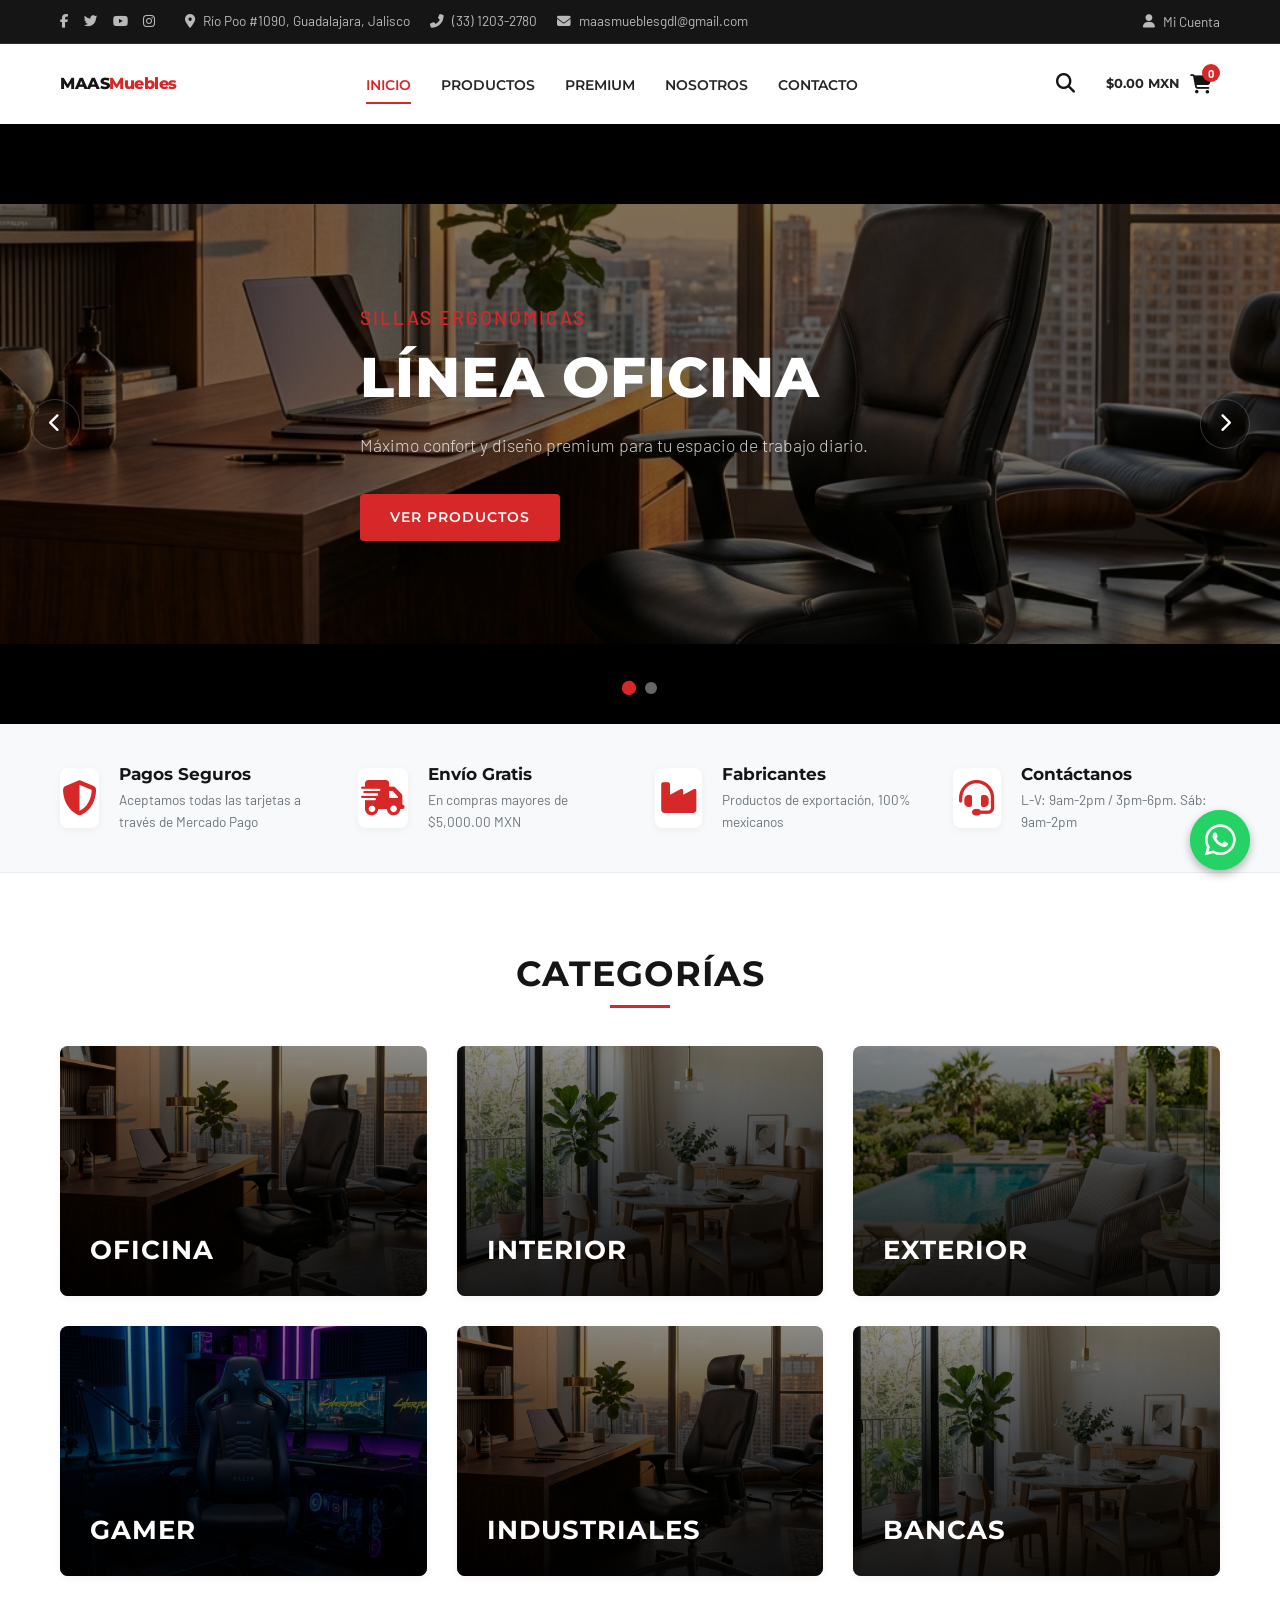
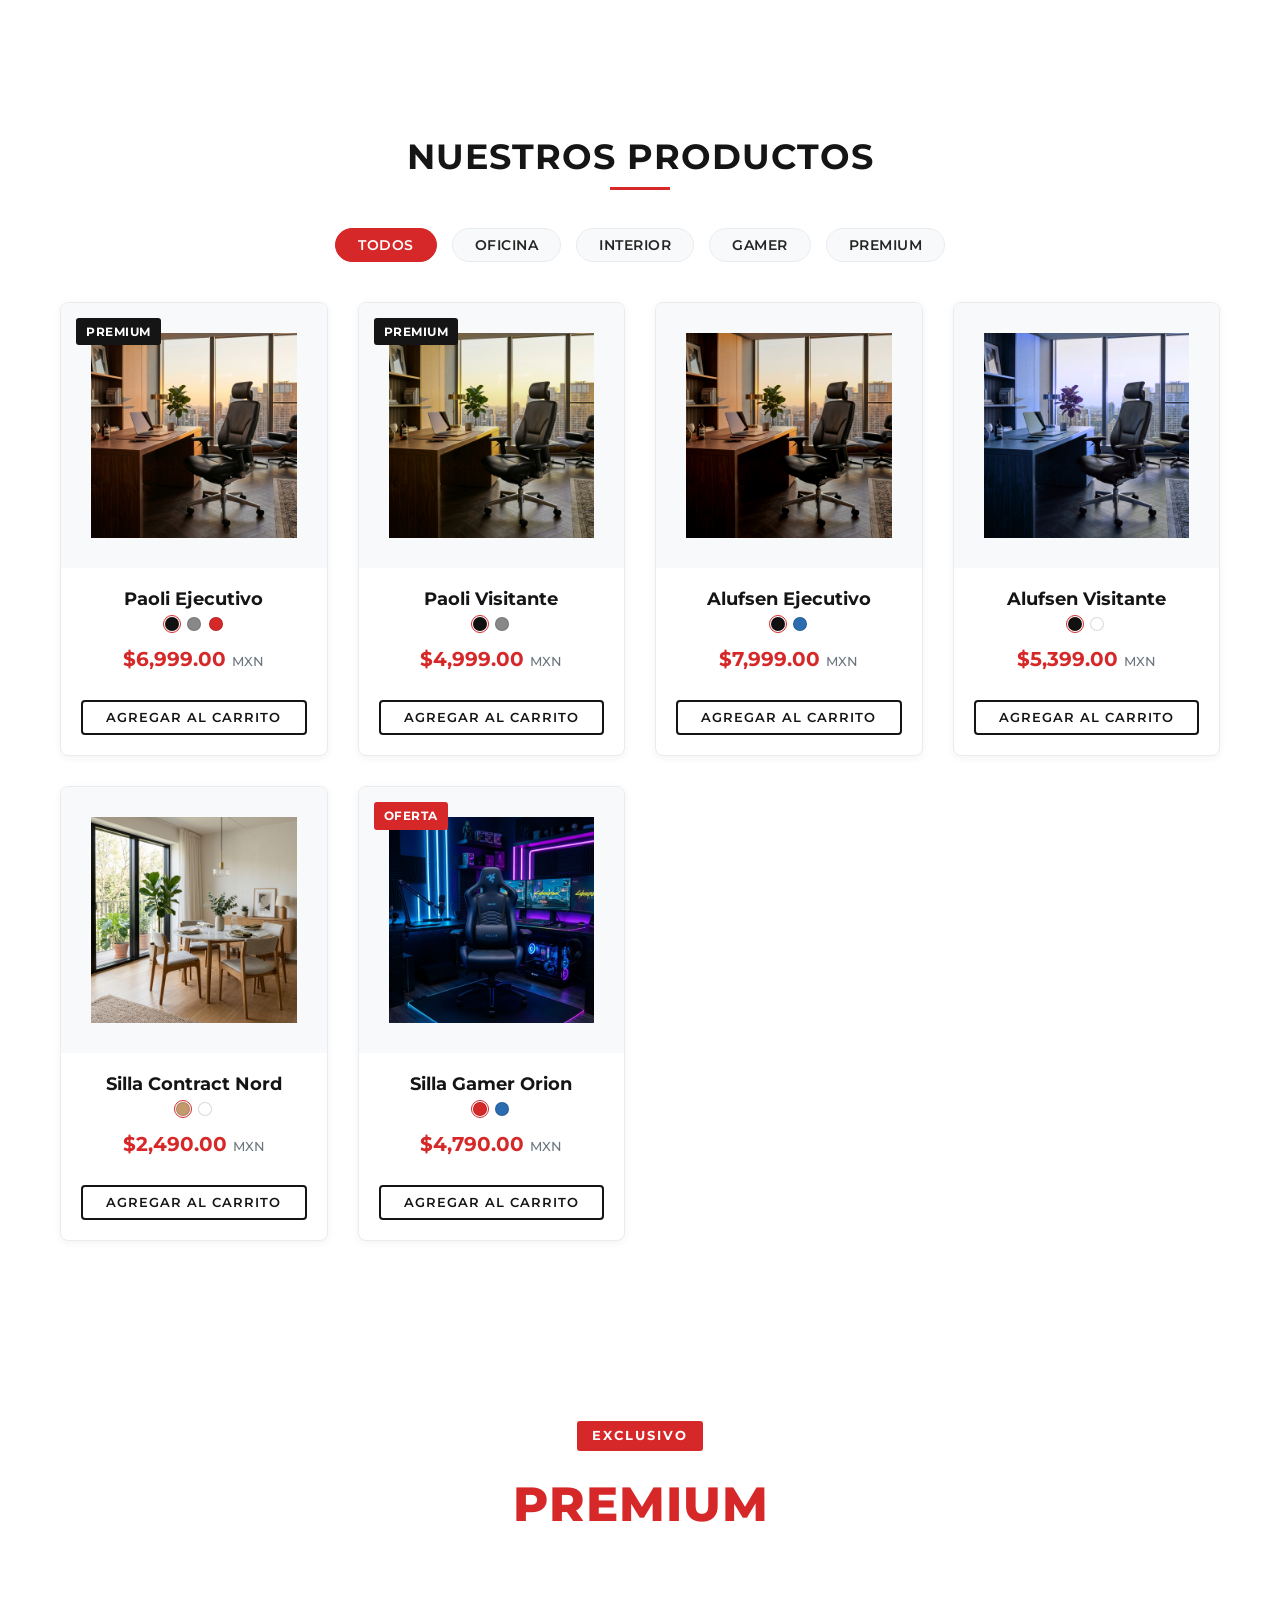
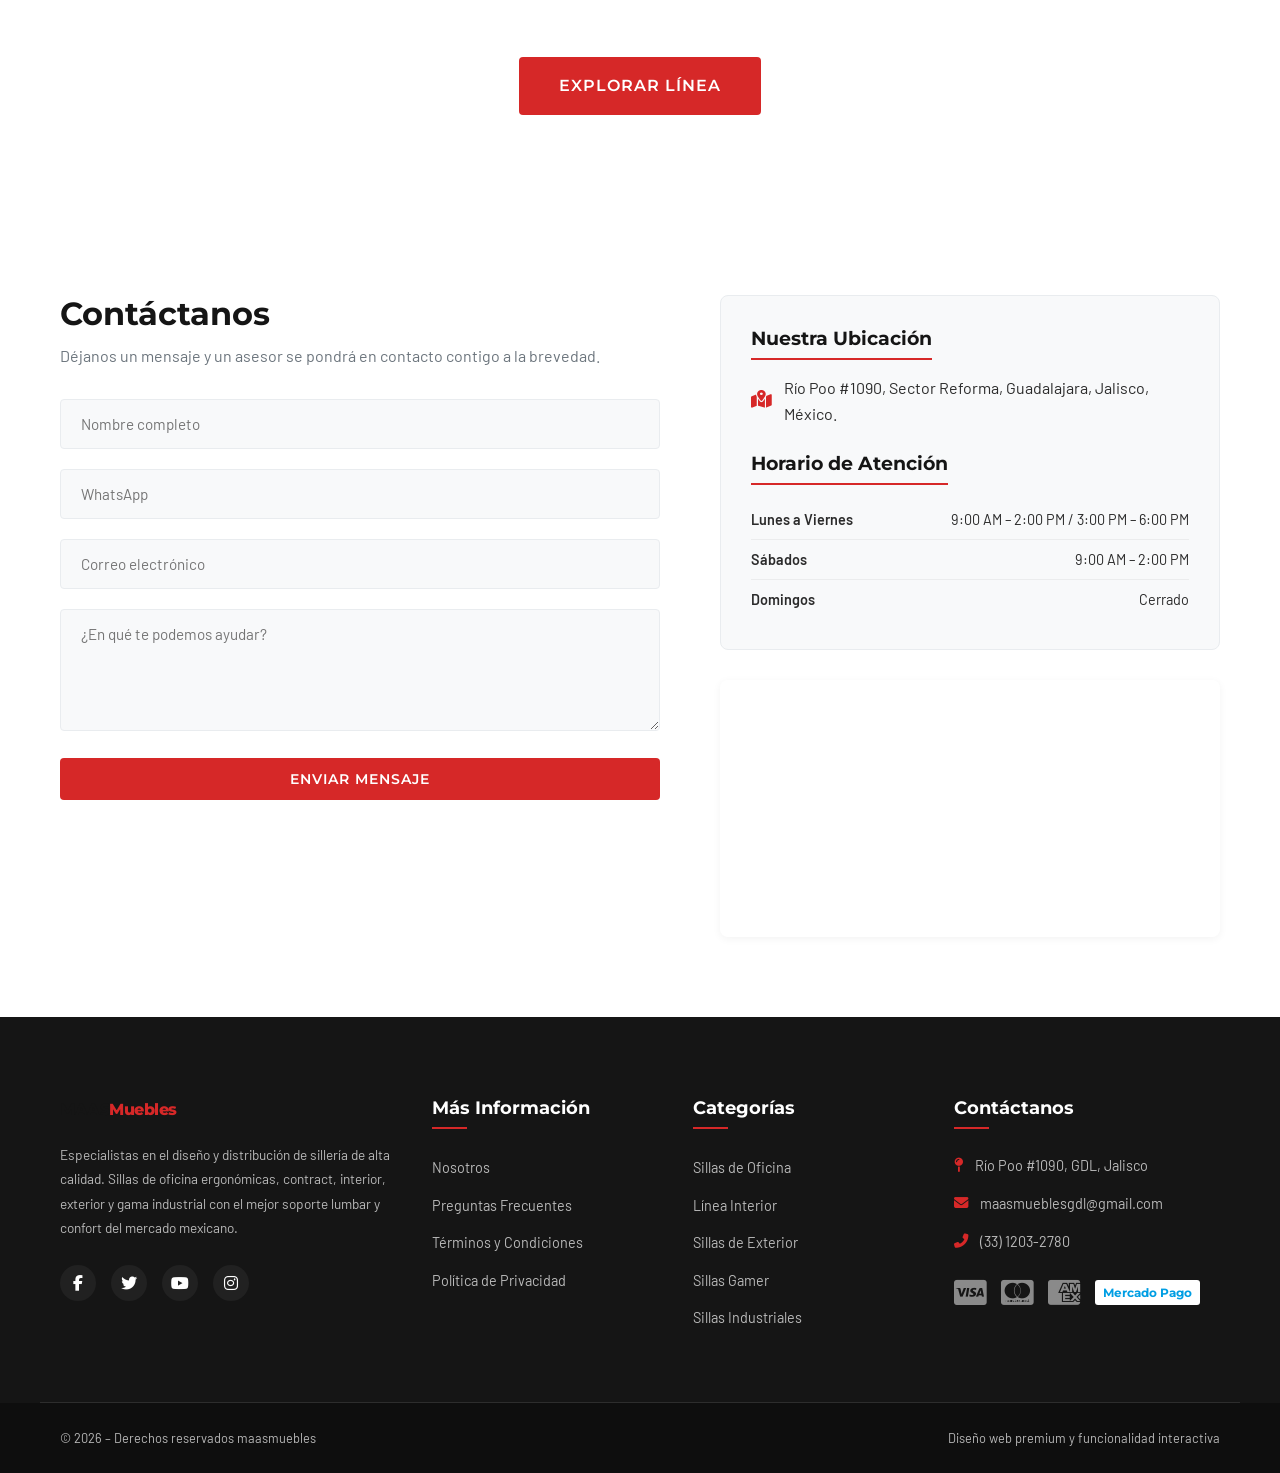
<file: index.html>
<!DOCTYPE html>
<html lang="es">
<head>
    <meta charset="UTF-8">
    <meta name="viewport" content="width=device-width, initial-scale=1.0">
    <title>MAAS Muebles – Venta en línea de sillas para oficina, interiores y exteriores</title>
    <!-- Google Fonts -->
    <link rel="preconnect" href="https://fonts.googleapis.com">
    <link rel="preconnect" href="https://fonts.gstatic.com" crossorigin>
    <link href="https://fonts.googleapis.com/css2?family=Barlow:ital,wght@0,300;0,400;0,500;0,600;0,700;1,400&family=Montserrat:wght@300;400;500;600;700;800&display=swap" rel="stylesheet">
    <!-- FontAwesome for Icons -->
    <link rel="stylesheet" href="https://cdnjs.cloudflare.com/ajax/libs/font-awesome/6.4.0/css/all.min.css">
    <!-- Custom CSS -->
    <link rel="stylesheet" href="masmuebles.css">
</head>
<body>
    <!-- Top Bar -->
    <div class="top-bar">
        <div class="container top-bar-container">
            <div class="top-bar-left">
                <div class="social-links">
                    <a href="#" aria-label="Facebook"><i class="fab fa-facebook-f"></i></a>
                    <a href="#" aria-label="Twitter"><i class="fab fa-twitter"></i></a>
                    <a href="#" aria-label="YouTube"><i class="fab fa-youtube"></i></a>
                    <a href="#" aria-label="Instagram"><i class="fab fa-instagram"></i></a>
                </div>
                <div class="contact-info">
                    <span><i class="fas fa-map-marker-alt"></i> Río Poo #1090, Guadalajara, Jalisco</span>
                    <span><i class="fas fa-phone-alt"></i> (33) 1203-2780</span>
                    <span><i class="fas fa-envelope"></i> <a href="mailto:maasmueblesgdl@gmail.com">maasmueblesgdl@gmail.com</a></span>
                </div>
            </div>
            <div class="top-bar-right">
                <a href="#" id="account-btn"><i class="fas fa-user"></i> Mi Cuenta</a>
            </div>
        </div>
    </div>

    <!-- Main Navigation Header -->
    <header class="main-header">
        <div class="container header-container">
            <!-- Logo -->
            <a href="#" class="logo" aria-label="MAAS Muebles Inicio">
                <span class="logo-text">MAAS<span class="accent-text">Muebles</span></span>
            </a>

            <!-- Navigation Menu -->
            <nav class="main-nav" id="main-nav" aria-label="Menú principal">
                <ul>
                    <li><a href="#" class="nav-link active">Inicio</a></li>
                    <li><a href="productos.html" class="nav-link">Productos</a></li>
                    <li><a href="premium.html" class="nav-link">Premium</a></li>
                    <li><a href="#contacto" class="nav-link">Nosotros</a></li>
                    <li><a href="#contacto" class="nav-link">Contacto</a></li>
                </ul>
            </nav>

            <!-- Navigation Controls -->
            <div class="header-controls">
                <button class="control-btn" id="search-trigger" aria-label="Buscar productos">
                    <i class="fas fa-search"></i>
                </button>
                <button class="control-btn" id="cart-trigger" aria-label="Ver carrito">
                    <span class="cart-subtotal" id="cart-subtotal">$0.00 MXN</span>
                    <div class="cart-icon-wrapper">
                        <i class="fas fa-shopping-cart"></i>
                        <span class="cart-count" id="cart-count">0</span>
                    </div>
                </button>
                <button class="mobile-menu-toggle" id="menu-toggle" aria-label="Abrir menú de navegación">
                    <i class="fas fa-bars"></i>
                </button>
            </div>
        </div>
    </header>

    <!-- Main Content -->
    <main id="main-content">

        <!-- Hero Carousel Section -->
        <section class="hero-slider" aria-label="Banners promocionales">
            <div class="slider-wrapper">
                <!-- Slide 1 -->
                <div class="slide active" style="background-image: linear-gradient(rgba(0,0,0,0.5), rgba(0,0,0,0.5)), url('imagenes/oficina.png');">
                    <div class="container slide-content">
                        <h2 class="slide-subtitle">Sillas Ergonómicas</h2>
                        <h1 class="slide-title">LÍNEA OFICINA</h1>
                        <p class="slide-text">Máximo confort y diseño premium para tu espacio de trabajo diario.</p>
                        <a href="#productos" class="btn btn-primary">VER PRODUCTOS</a>
                    </div>
                </div>
                <!-- Slide 2 -->
                <div class="slide" style="background-image: linear-gradient(rgba(0,0,0,0.5), rgba(0,0,0,0.5)), url('imagenes/interior.png');">
                    <div class="container slide-content">
                        <h2 class="slide-subtitle">Estilo & Diseño</h2>
                        <h1 class="slide-title">LÍNEA CONTRACT</h1>
                        <p class="slide-text">Sillas de diseño y bancos elegantes para comedores, cafeterías y restaurantes.</p>
                        <a href="#productos" class="btn btn-primary">VER PRODUCTOS</a>
                    </div>
                </div>
            </div>
            <!-- Slider Controls -->
            <button class="slider-arrow prev" id="slider-prev" aria-label="Anterior diapositiva"><i class="fas fa-chevron-left"></i></button>
            <button class="slider-arrow next" id="slider-next" aria-label="Siguiente diapositiva"><i class="fas fa-chevron-right"></i></button>
            <div class="slider-dots" id="slider-dots"></div>
        </section>

        <!-- Trust Features Bar -->
        <section class="features-bar">
            <div class="container features-grid">
                <div class="feature-card">
                    <div class="feature-icon"><i class="fas fa-shield-alt"></i></div>
                    <div class="feature-info">
                        <h3>Pagos Seguros</h3>
                        <p>Aceptamos todas las tarjetas a través de Mercado Pago</p>
                    </div>
                </div>
                <div class="feature-card">
                    <div class="feature-icon"><i class="fas fa-shipping-fast"></i></div>
                    <div class="feature-info">
                        <h3>Envío Gratis</h3>
                        <p>En compras mayores de $5,000.00 MXN</p>
                    </div>
                </div>
                <div class="feature-card">
                    <div class="feature-icon"><i class="fas fa-industry"></i></div>
                    <div class="feature-info">
                        <h3>Fabricantes</h3>
                        <p>Productos de exportación, 100% mexicanos</p>
                    </div>
                </div>
                <div class="feature-card">
                    <div class="feature-icon"><i class="fas fa-headset"></i></div>
                    <div class="feature-info">
                        <h3>Contáctanos</h3>
                        <p>L-V: 9am-2pm / 3pm-6pm. Sáb: 9am-2pm</p>
                    </div>
                </div>
            </div>
        </section>

        <!-- Categories Section -->
        <section class="categories-section">
            <div class="container">
                <h2 class="section-title">Categorías</h2>
                <div class="categories-grid">
                    <!-- Cat 1 -->
                    <a href="#productos" class="category-card" data-category="oficina" style="background-image: linear-gradient(rgba(0,0,0,0.3), rgba(0,0,0,0.5)), url('imagenes/oficina.png');">
                        <div class="category-content">
                            <h3>Oficina</h3>
                        </div>
                    </a>
                    <!-- Cat 2 -->
                    <a href="#productos" class="category-card" data-category="interior" style="background-image: linear-gradient(rgba(0,0,0,0.3), rgba(0,0,0,0.5)), url('imagenes/interior.png');">
                        <div class="category-content">
                            <h3>Interior</h3>
                        </div>
                    </a>
                    <!-- Cat 3 -->
                    <a href="#productos" class="category-card" data-category="exterior" style="background-image: linear-gradient(rgba(0,0,0,0.3), rgba(0,0,0,0.5)), url('imagenes/exterior.png');">
                        <div class="category-content">
                            <h3>Exterior</h3>
                        </div>
                    </a>
                    <!-- Cat 4 -->
                    <a href="#productos" class="category-card" data-category="gamer" style="background-image: linear-gradient(rgba(0,0,0,0.3), rgba(0,0,0,0.5)), url('imagenes/gamer.png');">
                        <div class="category-content">
                            <h3>Gamer</h3>
                        </div>
                    </a>
                    <!-- Cat 5 -->
                    <a href="#productos" class="category-card" data-category="industriales" style="background-image: linear-gradient(rgba(0,0,0,0.3), rgba(0,0,0,0.5)), url('imagenes/oficina.png');">
                        <div class="category-content">
                            <h3>Industriales</h3>
                        </div>
                    </a>
                    <!-- Cat 6 -->
                    <a href="#productos" class="category-card" data-category="bancas" style="background-image: linear-gradient(rgba(0,0,0,0.3), rgba(0,0,0,0.5)), url('imagenes/interior.png');">
                        <div class="category-content">
                            <h3>Bancas</h3>
                        </div>
                    </a>
                </div>
            </div>
        </section>

        <!-- Products Section -->
        <section class="products-section" id="productos">
            <div class="container">
                <h2 class="section-title">Nuestros Productos</h2>
                
                <!-- Filter Tabs -->
                <div class="product-filters">
                    <button class="filter-tab active" data-filter="all">Todos</button>
                    <button class="filter-tab" data-filter="oficina">Oficina</button>
                    <button class="filter-tab" data-filter="interior">Interior</button>
                    <button class="filter-tab" data-filter="gamer">Gamer</button>
                    <button class="filter-tab" data-filter="premium">Premium</button>
                </div>

                <!-- Product Grid -->
                <div class="products-grid" id="products-grid">
                    <!-- Product 1 -->
                    <div class="product-card" data-category="oficina premium" data-id="1" data-name="Paoli Ejecutivo" data-price="6999" data-img="imagenes/oficina.png">
                        <span class="badge badge-premium">Premium</span>
                        <div class="product-image-wrapper">
                            <img src="imagenes/oficina.png" alt="Paoli Ejecutivo" class="product-img">
                            <div class="product-actions">
                                <button class="action-btn quick-view-btn" aria-label="Vista rápida"><i class="fas fa-eye"></i></button>
                                <button class="action-btn add-to-cart-btn" aria-label="Añadir al carrito"><i class="fas fa-shopping-basket"></i></button>
                            </div>
                        </div>
                        <div class="product-info">
                            <h3 class="product-name">Paoli Ejecutivo</h3>
                            <div class="swatches">
                                <span class="swatch color-black active" data-color="Negro" title="Negro"></span>
                                <span class="swatch color-gray" data-color="Gris" title="Gris"></span>
                                <span class="swatch color-red" data-color="Rojo" title="Rojo"></span>
                            </div>
                            <div class="product-price-wrapper">
                                <span class="product-price">$6,999.00 <span class="currency">MXN</span></span>
                            </div>
                            <button class="btn btn-outline btn-sm buy-now">Agregar al Carrito</button>
                        </div>
                    </div>

                    <!-- Product 2 -->
                    <div class="product-card" data-category="oficina premium" data-id="2" data-name="Paoli Visitante" data-price="4999" data-img="imagenes/oficina.png">
                        <span class="badge badge-premium">Premium</span>
                        <div class="product-image-wrapper">
                            <img src="imagenes/oficina.png" alt="Paoli Visitante" class="product-img" style="filter: hue-rotate(15deg);">
                            <div class="product-actions">
                                <button class="action-btn quick-view-btn" aria-label="Vista rápida"><i class="fas fa-eye"></i></button>
                                <button class="action-btn add-to-cart-btn" aria-label="Añadir al carrito"><i class="fas fa-shopping-basket"></i></button>
                            </div>
                        </div>
                        <div class="product-info">
                            <h3 class="product-name">Paoli Visitante</h3>
                            <div class="swatches">
                                <span class="swatch color-black active" data-color="Negro" title="Negro"></span>
                                <span class="swatch color-gray" data-color="Gris" title="Gris"></span>
                            </div>
                            <div class="product-price-wrapper">
                                <span class="product-price">$4,999.00 <span class="currency">MXN</span></span>
                            </div>
                            <button class="btn btn-outline btn-sm buy-now">Agregar al Carrito</button>
                        </div>
                    </div>

                    <!-- Product 3 -->
                    <div class="product-card" data-category="oficina" data-id="3" data-name="Alufsen Ejecutivo" data-price="7999" data-img="imagenes/oficina.png">
                        <div class="product-image-wrapper">
                            <img src="imagenes/oficina.png" alt="Alufsen Ejecutivo" class="product-img" style="filter: brightness(0.9) contrast(1.1);">
                            <div class="product-actions">
                                <button class="action-btn quick-view-btn" aria-label="Vista rápida"><i class="fas fa-eye"></i></button>
                                <button class="action-btn add-to-cart-btn" aria-label="Añadir al carrito"><i class="fas fa-shopping-basket"></i></button>
                            </div>
                        </div>
                        <div class="product-info">
                            <h3 class="product-name">Alufsen Ejecutivo</h3>
                            <div class="swatches">
                                <span class="swatch color-black active" data-color="Negro" title="Negro"></span>
                                <span class="swatch color-blue" data-color="Azul" title="Azul"></span>
                            </div>
                            <div class="product-price-wrapper">
                                <span class="product-price">$7,999.00 <span class="currency">MXN</span></span>
                            </div>
                            <button class="btn btn-outline btn-sm buy-now">Agregar al Carrito</button>
                        </div>
                    </div>

                    <!-- Product 4 -->
                    <div class="product-card" data-category="oficina" data-id="4" data-name="Alufsen Visitante" data-price="5399" data-img="imagenes/oficina.png">
                        <div class="product-image-wrapper">
                            <img src="imagenes/oficina.png" alt="Alufsen Visitante" class="product-img" style="filter: hue-rotate(200deg);">
                            <div class="product-actions">
                                <button class="action-btn quick-view-btn" aria-label="Vista rápida"><i class="fas fa-eye"></i></button>
                                <button class="action-btn add-to-cart-btn" aria-label="Añadir al carrito"><i class="fas fa-shopping-basket"></i></button>
                            </div>
                        </div>
                        <div class="product-info">
                            <h3 class="product-name">Alufsen Visitante</h3>
                            <div class="swatches">
                                <span class="swatch color-black active" data-color="Negro" title="Negro"></span>
                                <span class="swatch color-white" data-color="Blanco" title="Blanco"></span>
                            </div>
                            <div class="product-price-wrapper">
                                <span class="product-price">$5,399.00 <span class="currency">MXN</span></span>
                            </div>
                            <button class="btn btn-outline btn-sm buy-now">Agregar al Carrito</button>
                        </div>
                    </div>

                    <!-- Product 5 -->
                    <div class="product-card" data-category="interior" data-id="5" data-name="Silla Contract Nord" data-price="2490" data-img="imagenes/interior.png">
                        <div class="product-image-wrapper">
                            <img src="imagenes/interior.png" alt="Silla Contract Nord" class="product-img">
                            <div class="product-actions">
                                <button class="action-btn quick-view-btn" aria-label="Vista rápida"><i class="fas fa-eye"></i></button>
                                <button class="action-btn add-to-cart-btn" aria-label="Añadir al carrito"><i class="fas fa-shopping-basket"></i></button>
                            </div>
                        </div>
                        <div class="product-info">
                            <h3 class="product-name">Silla Contract Nord</h3>
                            <div class="swatches">
                                <span class="swatch color-wood active" data-color="Madera" title="Madera"></span>
                                <span class="swatch color-white" data-color="Blanco" title="Blanco"></span>
                            </div>
                            <div class="product-price-wrapper">
                                <span class="product-price">$2,490.00 <span class="currency">MXN</span></span>
                            </div>
                            <button class="btn btn-outline btn-sm buy-now">Agregar al Carrito</button>
                        </div>
                    </div>

                    <!-- Product 6 -->
                    <div class="product-card" data-category="gamer" data-id="6" data-name="Silla Gamer Orion" data-price="4790" data-img="imagenes/gamer.png">
                        <span class="badge badge-sale">Oferta</span>
                        <div class="product-image-wrapper">
                            <img src="imagenes/gamer.png" alt="Silla Gamer Orion" class="product-img">
                            <div class="product-actions">
                                <button class="action-btn quick-view-btn" aria-label="Vista rápida"><i class="fas fa-eye"></i></button>
                                <button class="action-btn add-to-cart-btn" aria-label="Añadir al carrito"><i class="fas fa-shopping-basket"></i></button>
                            </div>
                        </div>
                        <div class="product-info">
                            <h3 class="product-name">Silla Gamer Orion</h3>
                            <div class="swatches">
                                <span class="swatch color-red active" data-color="Rojo/Negro" title="Rojo/Negro"></span>
                                <span class="swatch color-blue" data-color="Azul/Negro" title="Azul/Negro"></span>
                            </div>
                            <div class="product-price-wrapper">
                                <span class="product-price">$4,790.00 <span class="currency">MXN</span></span>
                            </div>
                            <button class="btn btn-outline btn-sm buy-now">Agregar al Carrito</button>
                        </div>
                    </div>
                </div>
            </div>
        </section>

        <!-- Premium Highlight Banner -->
        <section class="premium-highlight-section">
            <div class="container premium-highlight-content">
                <div class="premium-badge">EXCLUSIVO</div>
                <h2>LÍNEA <span class="red-text">PREMIUM</span> MAAS</h2>
                <p>Nuestra colección insignia fabricada con materiales seleccionados de la más alta resistencia, piel genuina e ingeniería ergonómica avanzada.</p>
                <a href="#productos" class="btn btn-primary btn-large filter-premium-trigger">EXPLORAR LÍNEA</a>
            </div>
        </section>

        <!-- Contact Section -->
        <section class="contact-section" id="contacto">
            <div class="container">
                <div class="contact-grid">
                    <!-- Form Area -->
                    <div class="contact-form-wrapper">
                        <h2>Contáctanos</h2>
                        <p>Déjanos un mensaje y un asesor se pondrá en contacto contigo a la brevedad.</p>
                        
                        <form class="contact-form" id="contact-form">
                            <div class="form-group">
                                <label for="contact-name" class="sr-only">Nombre Completo</label>
                                <input type="text" id="contact-name" placeholder="Nombre completo" required>
                            </div>
                            <div class="form-group">
                                <label for="contact-whatsapp" class="sr-only">WhatsApp / Teléfono</label>
                                <input type="tel" id="contact-whatsapp" placeholder="WhatsApp" pattern="[0-9]{10}" title="Por favor ingresa un número de 10 dígitos">
                            </div>
                            <div class="form-group">
                                <label for="contact-email" class="sr-only">Correo Electrónico</label>
                                <input type="email" id="contact-email" placeholder="Correo electrónico" required>
                            </div>
                            <div class="form-group">
                                <label for="contact-message" class="sr-only">Mensaje</label>
                                <textarea id="contact-message" placeholder="¿En qué te podemos ayudar?" rows="5" required></textarea>
                            </div>
                            <button type="submit" class="btn btn-primary btn-block">Enviar Mensaje</button>
                        </form>
                        <div class="form-feedback" id="form-feedback"></div>
                    </div>

                    <!-- Map/Hours Area -->
                    <div class="contact-details-wrapper">
                        <div class="details-card">
                            <h3>Nuestra Ubicación</h3>
                            <p><i class="fas fa-map-marked-alt"></i> Río Poo #1090, Sector Reforma, Guadalajara, Jalisco, México.</p>
                            
                            <h3>Horario de Atención</h3>
                            <ul class="hours-list">
                                <li><span>Lunes a Viernes</span> <span>9:00 AM – 2:00 PM / 3:00 PM – 6:00 PM</span></li>
                                <li><span>Sábados</span> <span>9:00 AM – 2:00 PM</span></li>
                                <li><span>Domingos</span> <span>Cerrado</span></li>
                            </ul>
                        </div>
                        <!-- Embedded map placeholder with stylish design -->
                        <div class="map-placeholder">
                            <iframe 
                                src="https://www.google.com/maps/embed?pb=!1m18!1m12!1m3!1d3733.3242095908097!2d-103.3551528!3d20.6563889!2m3!1f0!2f0!3f0!3m2!1i1024!2i768!4f13.1!3m3!1m2!1s0x8428b23c10646197%3A0xe54d7d8e6a57c5a0!2zU8O6cGVyIEF1dG9zIFLDrW8gUG9v!5e0!3m2!1ses!2smx!4v1680000000000!5m2!1ses!2smx" 
                                width="100%" 
                                height="250" 
                                style="border:0; border-radius: 8px;" 
                                allowfullscreen="" 
                                loading="lazy" 
                                referrerpolicy="no-referrer-when-downgrade">
                            </iframe>
                        </div>
                    </div>
                </div>
            </div>
        </section>

    </main>

    <!-- Footer -->
    <footer class="main-footer">
        <div class="container footer-grid">
            <!-- Col 1 -->
            <div class="footer-col brand-col">
                <a href="#" class="logo footer-logo">
                    <span class="logo-text">MAAS<span class="accent-text">Muebles</span></span>
                </a>
                <p class="brand-desc">Especialistas en el diseño y distribución de sillería de alta calidad. Sillas de oficina ergonómicas, contract, interior, exterior y gama industrial con el mejor soporte lumbar y confort del mercado mexicano.</p>
                <div class="social-links footer-socials">
                    <a href="#" aria-label="Facebook"><i class="fab fa-facebook-f"></i></a>
                    <a href="#" aria-label="Twitter"><i class="fab fa-twitter"></i></a>
                    <a href="#" aria-label="YouTube"><i class="fab fa-youtube"></i></a>
                    <a href="#" aria-label="Instagram"><i class="fab fa-instagram"></i></a>
                </div>
            </div>
            <!-- Col 2 -->
            <div class="footer-col">
                <h3>Más Información</h3>
                <ul class="footer-links">
                    <li><a href="#">Nosotros</a></li>
                    <li><a href="#">Preguntas Frecuentes</a></li>
                    <li><a href="#">Términos y Condiciones</a></li>
                    <li><a href="#">Política de Privacidad</a></li>
                </ul>
            </div>
            <!-- Col 3 -->
            <div class="footer-col">
                <h3>Categorías</h3>
                <ul class="footer-links">
                    <li><a href="#productos" class="footer-cat-link" data-cat="oficina">Sillas de Oficina</a></li>
                    <li><a href="#productos" class="footer-cat-link" data-cat="interior">Línea Interior</a></li>
                    <li><a href="#productos" class="footer-cat-link" data-cat="exterior">Sillas de Exterior</a></li>
                    <li><a href="#productos" class="footer-cat-link" data-cat="gamer">Sillas Gamer</a></li>
                    <li><a href="#productos" class="footer-cat-link" data-cat="industriales">Sillas Industriales</a></li>
                </ul>
            </div>
            <!-- Col 4 -->
            <div class="footer-col contact-col">
                <h3>Contáctanos</h3>
                <ul class="footer-contact-list">
                    <li><i class="fas fa-map-pin"></i> Río Poo #1090, GDL, Jalisco</li>
                    <li><i class="fas fa-envelope"></i> <a href="mailto:maasmueblesgdl@gmail.com">maasmueblesgdl@gmail.com</a></li>
                    <li><i class="fas fa-phone-alt"></i> (33) 1203-2780</li>
                </ul>
                <div class="payment-methods">
                    <i class="fab fa-cc-visa" title="Visa"></i>
                    <i class="fab fa-cc-mastercard" title="Mastercard"></i>
                    <i class="fab fa-cc-amex" title="American Express"></i>
                    <span class="mercado-pago-badge">Mercado Pago</span>
                </div>
            </div>
        </div>
        <div class="footer-bottom">
            <div class="container footer-bottom-container">
                <p>&copy; 2026 – Derechos reservados maasmuebles</p>
                <p>Diseño web premium y funcionalidad interactiva</p>
            </div>
        </div>
    </footer>

    <!-- Shopping Cart Drawer (Slide-out panel) -->
    <div class="cart-drawer" id="cart-drawer">
        <div class="cart-drawer-overlay" id="cart-overlay"></div>
        <div class="cart-drawer-content">
            <div class="cart-drawer-header">
                <h3>Tu Carrito</h3>
                <button class="close-drawer" id="cart-close" aria-label="Cerrar carrito"><i class="fas fa-times"></i></button>
            </div>
            <div class="cart-drawer-body" id="cart-items-container">
                <!-- Dynamic cart items will be loaded here by JavaScript -->
                <div class="empty-cart-msg">
                    <i class="fas fa-shopping-basket"></i>
                    <p>Tu carrito está vacío.</p>
                    <a href="#productos" class="btn btn-primary btn-sm close-drawer-action">Explorar catálogo</a>
                </div>
            </div>
            <div class="cart-drawer-footer">
                <div class="cart-summary-row">
                    <span>Subtotal:</span>
                    <span class="cart-drawer-subtotal" id="cart-drawer-subtotal">$0.00 MXN</span>
                </div>
                <p class="shipping-notice">Gastos de envío e impuestos calculados al finalizar la compra.</p>
                <div class="cart-actions">
                    <button class="btn btn-outline btn-block" id="clear-cart-btn">Vaciar Carrito</button>
                    <button class="btn btn-primary btn-block checkout-btn" id="checkout-btn">Finalizar Compra</button>
                </div>
            </div>
        </div>
    </div>

    <!-- Search Modal Overlay -->
    <div class="search-modal" id="search-modal">
        <button class="close-search" id="search-close" aria-label="Cerrar buscador"><i class="fas fa-times"></i></button>
        <div class="search-modal-content">
            <h2>Buscar Productos</h2>
            <form class="search-form" id="search-modal-form">
                <input type="search" id="search-input" placeholder="Escribe el nombre de la silla..." autofocus>
                <button type="submit" aria-label="Buscar"><i class="fas fa-search"></i></button>
            </form>
            <div class="search-results" id="search-results-container">
                <!-- Search results will show here dynamically -->
            </div>
        </div>
    </div>

    <!-- Quick View Modal -->
    <div class="quick-view-modal" id="quick-view-modal">
        <div class="quick-view-overlay" id="quick-view-close-overlay"></div>
        <div class="quick-view-content">
            <button class="close-quick-view" id="quick-view-close" aria-label="Cerrar vista rápida"><i class="fas fa-times"></i></button>
            <div class="quick-view-body" id="quick-view-body">
                <!-- Dynamically populated by JS -->
            </div>
        </div>
    </div>

    <!-- WhatsApp Floating Button -->
    <a href="https://wa.me/523311367260" class="whatsapp-float" target="_blank" rel="noopener noreferrer" aria-label="Chatear por WhatsApp">
        <i class="fab fa-whatsapp"></i>
        <span class="whatsapp-tooltip">¿Necesitas ayuda? ¡Escríbenos!</span>
    </a>

    <!-- Custom JavaScript -->
    <script src="masmuebles.js" defer></script>
</body>
</html>
</file>
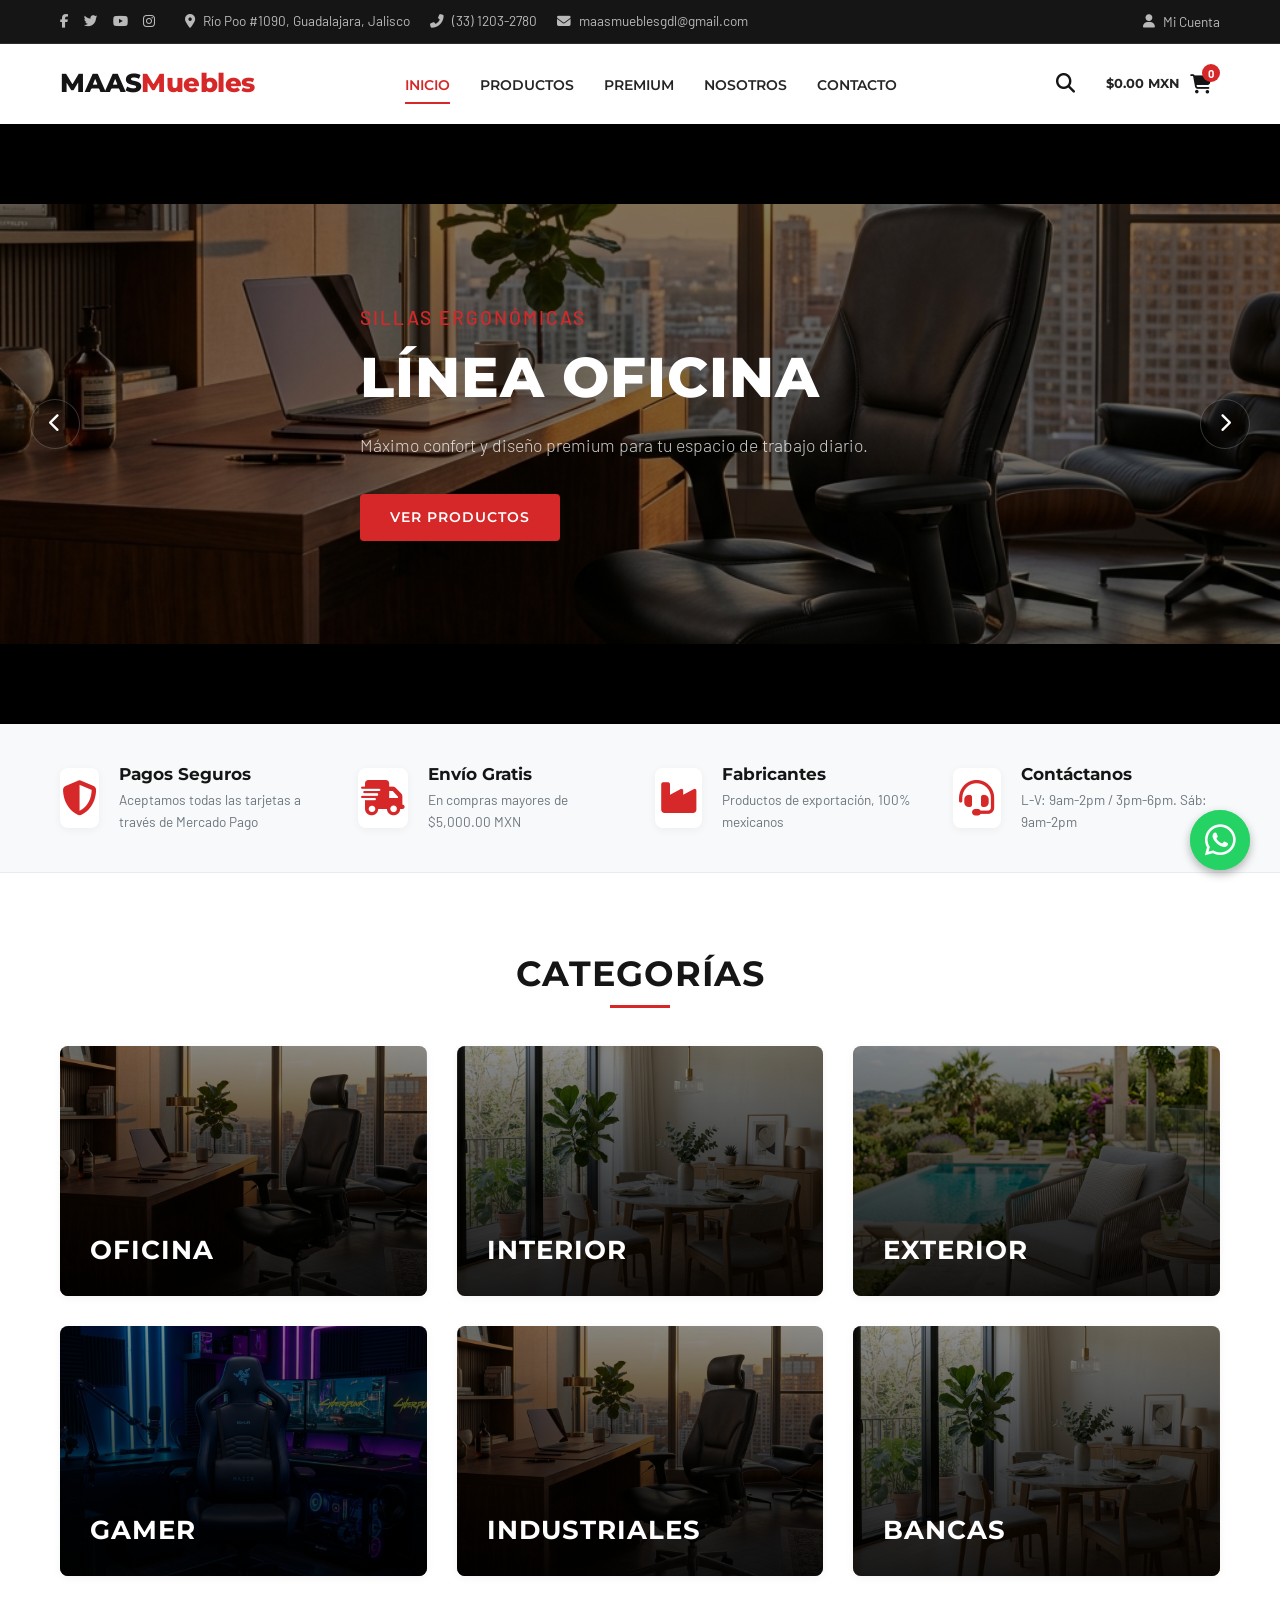
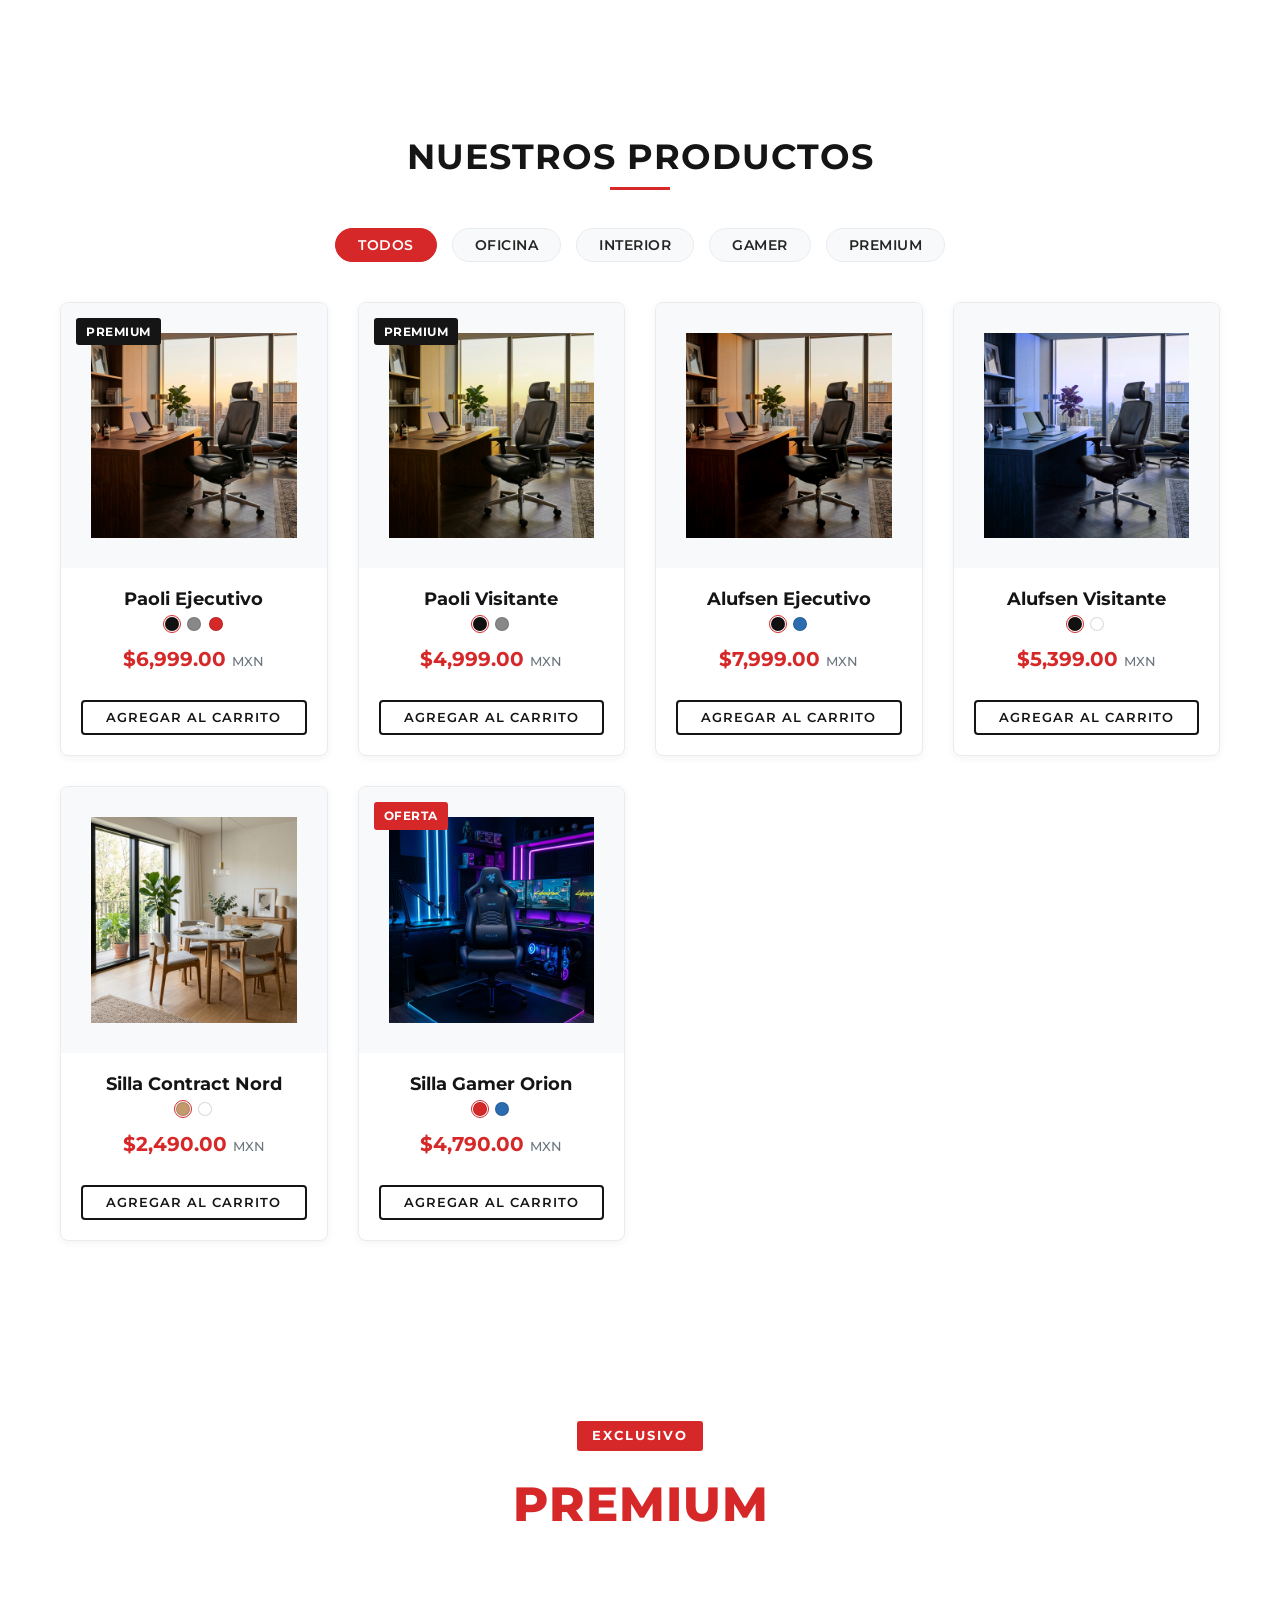
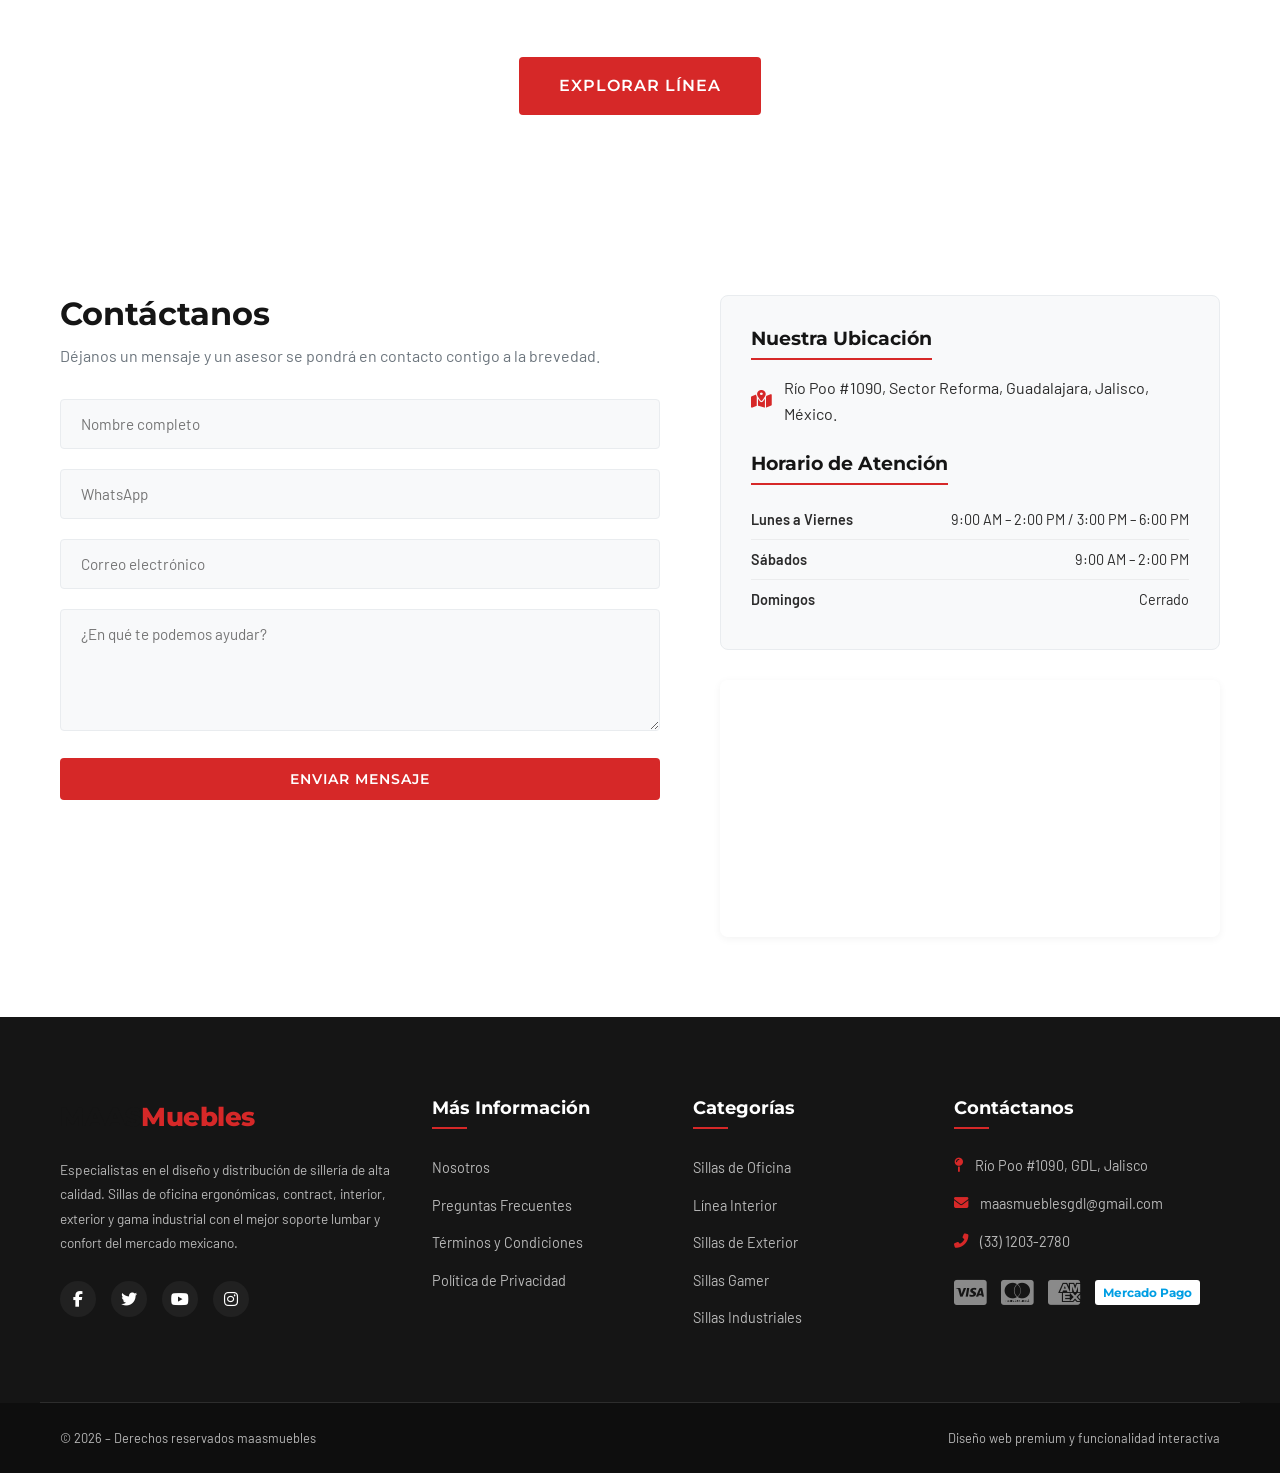
<file: Masmuebles/index.html>
<!DOCTYPE html>
<html lang="es">
<head>
    <meta charset="UTF-8">
    <meta name="viewport" content="width=device-width, initial-scale=1.0">
    <title>MAAS Muebles – Venta en línea de sillas para oficina, interiores y exteriores</title>
    <!-- Google Fonts -->
    <link rel="preconnect" href="https://fonts.googleapis.com">
    <link rel="preconnect" href="https://fonts.gstatic.com" crossorigin>
    <link href="https://fonts.googleapis.com/css2?family=Barlow:ital,wght@0,300;0,400;0,500;0,600;0,700;1,400&family=Montserrat:wght@300;400;500;600;700;800&display=swap" rel="stylesheet">
    <!-- FontAwesome for Icons -->
    <link rel="stylesheet" href="https://cdnjs.cloudflare.com/ajax/libs/font-awesome/6.4.0/css/all.min.css">
    <!-- Custom CSS -->
    <link rel="stylesheet" href="masmuebles.css">
</head>
<body>
    <!-- Top Bar -->
    <div class="top-bar">
        <div class="container top-bar-container">
            <div class="top-bar-left">
                <div class="social-links">
                    <a href="#" aria-label="Facebook"><i class="fab fa-facebook-f"></i></a>
                    <a href="#" aria-label="Twitter"><i class="fab fa-twitter"></i></a>
                    <a href="#" aria-label="YouTube"><i class="fab fa-youtube"></i></a>
                    <a href="#" aria-label="Instagram"><i class="fab fa-instagram"></i></a>
                </div>
                <div class="contact-info">
                    <span><i class="fas fa-map-marker-alt"></i> Río Poo #1090, Guadalajara, Jalisco</span>
                    <span><i class="fas fa-phone-alt"></i> (33) 1203-2780</span>
                    <span><i class="fas fa-envelope"></i> <a href="mailto:maasmueblesgdl@gmail.com">maasmueblesgdl@gmail.com</a></span>
                </div>
            </div>
            <div class="top-bar-right">
                <a href="#" id="account-btn"><i class="fas fa-user"></i> Mi Cuenta</a>
            </div>
        </div>
    </div>

    <!-- Main Navigation Header -->
    <header class="main-header">
        <div class="container header-container">
            <!-- Logo -->
            <a href="#" class="logo" aria-label="MAAS Muebles Inicio">
                <span class="logo-text">MAAS<span class="accent-text">Muebles</span></span>
            </a>

            <!-- Navigation Menu -->
            <nav class="main-nav" id="main-nav" aria-label="Menú principal">
                <ul>
                    <li><a href="index.html" class="nav-link active">Inicio</a></li>
                    <li><a href="catalogo.html" class="nav-link">Productos</a></li>
                    <li><a href="productos.html?cat=premium" class="nav-link">Premium</a></li>
                    <li><a href="#contacto" class="nav-link">Nosotros</a></li>
                    <li><a href="#contacto" class="nav-link">Contacto</a></li>
                </ul>
            </nav>

            <!-- Navigation Controls -->
            <div class="header-controls">
                <button class="control-btn" id="search-trigger" aria-label="Buscar productos">
                    <i class="fas fa-search"></i>
                </button>
                <button class="control-btn" id="cart-trigger" aria-label="Ver carrito">
                    <span class="cart-subtotal" id="cart-subtotal">$0.00 MXN</span>
                    <div class="cart-icon-wrapper">
                        <i class="fas fa-shopping-cart"></i>
                        <span class="cart-count" id="cart-count">0</span>
                    </div>
                </button>
                <button class="mobile-menu-toggle" id="menu-toggle" aria-label="Abrir menú de navegación">
                    <i class="fas fa-bars"></i>
                </button>
            </div>
        </div>
    </header>

    <!-- Main Content -->
    <main id="main-content">

        <!-- Hero Carousel Section -->
        <section class="hero-slider" aria-label="Banners promocionales">
            <div class="slider-wrapper">
                <!-- Slide 1 -->
                <div class="slide active" style="background-image: linear-gradient(rgba(0,0,0,0.5), rgba(0,0,0,0.5)), url('imagenes/oficina.png');">
                    <div class="container slide-content">
                        <h2 class="slide-subtitle">Sillas Ergonómicas</h2>
                        <h1 class="slide-title">LÍNEA OFICINA</h1>
                        <p class="slide-text">Máximo confort y diseño premium para tu espacio de trabajo diario.</p>
                        <a href="#productos" class="btn btn-primary">VER PRODUCTOS</a>
                    </div>
                </div>
                <!-- Slide 2 -->
                <div class="slide" style="background-image: linear-gradient(rgba(0,0,0,0.5), rgba(0,0,0,0.5)), url('imagenes/interior.png');">
                    <div class="container slide-content">
                        <h2 class="slide-subtitle">Estilo & Diseño</h2>
                        <h1 class="slide-title">LÍNEA CONTRACT</h1>
                        <p class="slide-text">Sillas de diseño y bancos elegantes para comedores, cafeterías y restaurantes.</p>
                        <a href="#productos" class="btn btn-primary">VER PRODUCTOS</a>
                    </div>
                </div>
            </div>
            <!-- Slider Controls -->
            <button class="slider-arrow prev" id="slider-prev" aria-label="Anterior diapositiva"><i class="fas fa-chevron-left"></i></button>
            <button class="slider-arrow next" id="slider-next" aria-label="Siguiente diapositiva"><i class="fas fa-chevron-right"></i></button>
            <div class="slider-dots" id="slider-dots"></div>
        </section>

        <!-- Trust Features Bar -->
        <section class="features-bar">
            <div class="container features-grid">
                <div class="feature-card">
                    <div class="feature-icon"><i class="fas fa-shield-alt"></i></div>
                    <div class="feature-info">
                        <h3>Pagos Seguros</h3>
                        <p>Aceptamos todas las tarjetas a través de Mercado Pago</p>
                    </div>
                </div>
                <div class="feature-card">
                    <div class="feature-icon"><i class="fas fa-shipping-fast"></i></div>
                    <div class="feature-info">
                        <h3>Envío Gratis</h3>
                        <p>En compras mayores de $5,000.00 MXN</p>
                    </div>
                </div>
                <div class="feature-card">
                    <div class="feature-icon"><i class="fas fa-industry"></i></div>
                    <div class="feature-info">
                        <h3>Fabricantes</h3>
                        <p>Productos de exportación, 100% mexicanos</p>
                    </div>
                </div>
                <div class="feature-card">
                    <div class="feature-icon"><i class="fas fa-headset"></i></div>
                    <div class="feature-info">
                        <h3>Contáctanos</h3>
                        <p>L-V: 9am-2pm / 3pm-6pm. Sáb: 9am-2pm</p>
                    </div>
                </div>
            </div>
        </section>

        <!-- Categories Section -->
        <section class="categories-section">
            <div class="container">
                <h2 class="section-title">Categorías</h2>
                <div class="categories-grid">
                    <!-- Cat 1 -->
                    <a href="#productos" class="category-card" data-category="oficina" style="background-image: linear-gradient(rgba(0,0,0,0.3), rgba(0,0,0,0.5)), url('imagenes/oficina.png');">
                        <div class="category-content">
                            <h3>Oficina</h3>
                        </div>
                    </a>
                    <!-- Cat 2 -->
                    <a href="#productos" class="category-card" data-category="interior" style="background-image: linear-gradient(rgba(0,0,0,0.3), rgba(0,0,0,0.5)), url('imagenes/interior.png');">
                        <div class="category-content">
                            <h3>Interior</h3>
                        </div>
                    </a>
                    <!-- Cat 3 -->
                    <a href="#productos" class="category-card" data-category="exterior" style="background-image: linear-gradient(rgba(0,0,0,0.3), rgba(0,0,0,0.5)), url('imagenes/exterior.png');">
                        <div class="category-content">
                            <h3>Exterior</h3>
                        </div>
                    </a>
                    <!-- Cat 4 -->
                    <a href="#productos" class="category-card" data-category="gamer" style="background-image: linear-gradient(rgba(0,0,0,0.3), rgba(0,0,0,0.5)), url('imagenes/gamer.png');">
                        <div class="category-content">
                            <h3>Gamer</h3>
                        </div>
                    </a>
                    <!-- Cat 5 -->
                    <a href="#productos" class="category-card" data-category="industriales" style="background-image: linear-gradient(rgba(0,0,0,0.3), rgba(0,0,0,0.5)), url('imagenes/oficina.png');">
                        <div class="category-content">
                            <h3>Industriales</h3>
                        </div>
                    </a>
                    <!-- Cat 6 -->
                    <a href="#productos" class="category-card" data-category="bancas" style="background-image: linear-gradient(rgba(0,0,0,0.3), rgba(0,0,0,0.5)), url('imagenes/interior.png');">
                        <div class="category-content">
                            <h3>Bancas</h3>
                        </div>
                    </a>
                </div>
            </div>
        </section>

        <!-- Products Section -->
        <section class="products-section" id="productos">
            <div class="container">
                <h2 class="section-title">Nuestros Productos</h2>
                
                <!-- Filter Tabs -->
                <div class="product-filters">
                    <button class="filter-tab active" data-filter="all">Todos</button>
                    <button class="filter-tab" data-filter="oficina">Oficina</button>
                    <button class="filter-tab" data-filter="interior">Interior</button>
                    <button class="filter-tab" data-filter="gamer">Gamer</button>
                    <button class="filter-tab" data-filter="premium">Premium</button>
                </div>

                <!-- Product Grid -->
                <div class="products-grid" id="products-grid">
                    <!-- Product 1 -->
                    <div class="product-card" data-category="oficina premium" data-id="1" data-name="Paoli Ejecutivo" data-price="6999" data-img="imagenes/oficina.png">
                        <span class="badge badge-premium">Premium</span>
                        <div class="product-image-wrapper">
                            <img src="imagenes/oficina.png" alt="Paoli Ejecutivo" class="product-img">
                            <div class="product-actions">
                                <button class="action-btn quick-view-btn" aria-label="Vista rápida"><i class="fas fa-eye"></i></button>
                                <button class="action-btn add-to-cart-btn" aria-label="Añadir al carrito"><i class="fas fa-shopping-basket"></i></button>
                            </div>
                        </div>
                        <div class="product-info">
                            <h3 class="product-name">Paoli Ejecutivo</h3>
                            <div class="swatches">
                                <span class="swatch color-black active" data-color="Negro" title="Negro"></span>
                                <span class="swatch color-gray" data-color="Gris" title="Gris"></span>
                                <span class="swatch color-red" data-color="Rojo" title="Rojo"></span>
                            </div>
                            <div class="product-price-wrapper">
                                <span class="product-price">$6,999.00 <span class="currency">MXN</span></span>
                            </div>
                            <button class="btn btn-outline btn-sm buy-now">Agregar al Carrito</button>
                        </div>
                    </div>

                    <!-- Product 2 -->
                    <div class="product-card" data-category="oficina premium" data-id="2" data-name="Paoli Visitante" data-price="4999" data-img="imagenes/oficina.png">
                        <span class="badge badge-premium">Premium</span>
                        <div class="product-image-wrapper">
                            <img src="imagenes/oficina.png" alt="Paoli Visitante" class="product-img" style="filter: hue-rotate(15deg);">
                            <div class="product-actions">
                                <button class="action-btn quick-view-btn" aria-label="Vista rápida"><i class="fas fa-eye"></i></button>
                                <button class="action-btn add-to-cart-btn" aria-label="Añadir al carrito"><i class="fas fa-shopping-basket"></i></button>
                            </div>
                        </div>
                        <div class="product-info">
                            <h3 class="product-name">Paoli Visitante</h3>
                            <div class="swatches">
                                <span class="swatch color-black active" data-color="Negro" title="Negro"></span>
                                <span class="swatch color-gray" data-color="Gris" title="Gris"></span>
                            </div>
                            <div class="product-price-wrapper">
                                <span class="product-price">$4,999.00 <span class="currency">MXN</span></span>
                            </div>
                            <button class="btn btn-outline btn-sm buy-now">Agregar al Carrito</button>
                        </div>
                    </div>

                    <!-- Product 3 -->
                    <div class="product-card" data-category="oficina" data-id="3" data-name="Alufsen Ejecutivo" data-price="7999" data-img="imagenes/oficina.png">
                        <div class="product-image-wrapper">
                            <img src="imagenes/oficina.png" alt="Alufsen Ejecutivo" class="product-img" style="filter: brightness(0.9) contrast(1.1);">
                            <div class="product-actions">
                                <button class="action-btn quick-view-btn" aria-label="Vista rápida"><i class="fas fa-eye"></i></button>
                                <button class="action-btn add-to-cart-btn" aria-label="Añadir al carrito"><i class="fas fa-shopping-basket"></i></button>
                            </div>
                        </div>
                        <div class="product-info">
                            <h3 class="product-name">Alufsen Ejecutivo</h3>
                            <div class="swatches">
                                <span class="swatch color-black active" data-color="Negro" title="Negro"></span>
                                <span class="swatch color-blue" data-color="Azul" title="Azul"></span>
                            </div>
                            <div class="product-price-wrapper">
                                <span class="product-price">$7,999.00 <span class="currency">MXN</span></span>
                            </div>
                            <button class="btn btn-outline btn-sm buy-now">Agregar al Carrito</button>
                        </div>
                    </div>

                    <!-- Product 4 -->
                    <div class="product-card" data-category="oficina" data-id="4" data-name="Alufsen Visitante" data-price="5399" data-img="imagenes/oficina.png">
                        <div class="product-image-wrapper">
                            <img src="imagenes/oficina.png" alt="Alufsen Visitante" class="product-img" style="filter: hue-rotate(200deg);">
                            <div class="product-actions">
                                <button class="action-btn quick-view-btn" aria-label="Vista rápida"><i class="fas fa-eye"></i></button>
                                <button class="action-btn add-to-cart-btn" aria-label="Añadir al carrito"><i class="fas fa-shopping-basket"></i></button>
                            </div>
                        </div>
                        <div class="product-info">
                            <h3 class="product-name">Alufsen Visitante</h3>
                            <div class="swatches">
                                <span class="swatch color-black active" data-color="Negro" title="Negro"></span>
                                <span class="swatch color-white" data-color="Blanco" title="Blanco"></span>
                            </div>
                            <div class="product-price-wrapper">
                                <span class="product-price">$5,399.00 <span class="currency">MXN</span></span>
                            </div>
                            <button class="btn btn-outline btn-sm buy-now">Agregar al Carrito</button>
                        </div>
                    </div>

                    <!-- Product 5 -->
                    <div class="product-card" data-category="interior" data-id="5" data-name="Silla Contract Nord" data-price="2490" data-img="imagenes/interior.png">
                        <div class="product-image-wrapper">
                            <img src="imagenes/interior.png" alt="Silla Contract Nord" class="product-img">
                            <div class="product-actions">
                                <button class="action-btn quick-view-btn" aria-label="Vista rápida"><i class="fas fa-eye"></i></button>
                                <button class="action-btn add-to-cart-btn" aria-label="Añadir al carrito"><i class="fas fa-shopping-basket"></i></button>
                            </div>
                        </div>
                        <div class="product-info">
                            <h3 class="product-name">Silla Contract Nord</h3>
                            <div class="swatches">
                                <span class="swatch color-wood active" data-color="Madera" title="Madera"></span>
                                <span class="swatch color-white" data-color="Blanco" title="Blanco"></span>
                            </div>
                            <div class="product-price-wrapper">
                                <span class="product-price">$2,490.00 <span class="currency">MXN</span></span>
                            </div>
                            <button class="btn btn-outline btn-sm buy-now">Agregar al Carrito</button>
                        </div>
                    </div>

                    <!-- Product 6 -->
                    <div class="product-card" data-category="gamer" data-id="6" data-name="Silla Gamer Orion" data-price="4790" data-img="imagenes/gamer.png">
                        <span class="badge badge-sale">Oferta</span>
                        <div class="product-image-wrapper">
                            <img src="imagenes/gamer.png" alt="Silla Gamer Orion" class="product-img">
                            <div class="product-actions">
                                <button class="action-btn quick-view-btn" aria-label="Vista rápida"><i class="fas fa-eye"></i></button>
                                <button class="action-btn add-to-cart-btn" aria-label="Añadir al carrito"><i class="fas fa-shopping-basket"></i></button>
                            </div>
                        </div>
                        <div class="product-info">
                            <h3 class="product-name">Silla Gamer Orion</h3>
                            <div class="swatches">
                                <span class="swatch color-red active" data-color="Rojo/Negro" title="Rojo/Negro"></span>
                                <span class="swatch color-blue" data-color="Azul/Negro" title="Azul/Negro"></span>
                            </div>
                            <div class="product-price-wrapper">
                                <span class="product-price">$4,790.00 <span class="currency">MXN</span></span>
                            </div>
                            <button class="btn btn-outline btn-sm buy-now">Agregar al Carrito</button>
                        </div>
                    </div>
                </div>
            </div>
        </section>

        <!-- Premium Highlight Banner -->
        <section class="premium-highlight-section">
            <div class="container premium-highlight-content">
                <div class="premium-badge">EXCLUSIVO</div>
                <h2>LÍNEA <span class="red-text">PREMIUM</span> MAAS</h2>
                <p>Nuestra colección insignia fabricada con materiales seleccionados de la más alta resistencia, piel genuina e ingeniería ergonómica avanzada.</p>
                <a href="#productos" class="btn btn-primary btn-large filter-premium-trigger">EXPLORAR LÍNEA</a>
            </div>
        </section>

        <!-- Contact Section -->
        <section class="contact-section" id="contacto">
            <div class="container">
                <div class="contact-grid">
                    <!-- Form Area -->
                    <div class="contact-form-wrapper">
                        <h2>Contáctanos</h2>
                        <p>Déjanos un mensaje y un asesor se pondrá en contacto contigo a la brevedad.</p>
                        
                        <form class="contact-form" id="contact-form">
                            <div class="form-group">
                                <label for="contact-name" class="sr-only">Nombre Completo</label>
                                <input type="text" id="contact-name" placeholder="Nombre completo" required>
                            </div>
                            <div class="form-group">
                                <label for="contact-whatsapp" class="sr-only">WhatsApp / Teléfono</label>
                                <input type="tel" id="contact-whatsapp" placeholder="WhatsApp" pattern="[0-9]{10}" title="Por favor ingresa un número de 10 dígitos">
                            </div>
                            <div class="form-group">
                                <label for="contact-email" class="sr-only">Correo Electrónico</label>
                                <input type="email" id="contact-email" placeholder="Correo electrónico" required>
                            </div>
                            <div class="form-group">
                                <label for="contact-message" class="sr-only">Mensaje</label>
                                <textarea id="contact-message" placeholder="¿En qué te podemos ayudar?" rows="5" required></textarea>
                            </div>
                            <button type="submit" class="btn btn-primary btn-block">Enviar Mensaje</button>
                        </form>
                        <div class="form-feedback" id="form-feedback"></div>
                    </div>

                    <!-- Map/Hours Area -->
                    <div class="contact-details-wrapper">
                        <div class="details-card">
                            <h3>Nuestra Ubicación</h3>
                            <p><i class="fas fa-map-marked-alt"></i> Río Poo #1090, Sector Reforma, Guadalajara, Jalisco, México.</p>
                            
                            <h3>Horario de Atención</h3>
                            <ul class="hours-list">
                                <li><span>Lunes a Viernes</span> <span>9:00 AM – 2:00 PM / 3:00 PM – 6:00 PM</span></li>
                                <li><span>Sábados</span> <span>9:00 AM – 2:00 PM</span></li>
                                <li><span>Domingos</span> <span>Cerrado</span></li>
                            </ul>
                        </div>
                        <!-- Embedded map placeholder with stylish design -->
                        <div class="map-placeholder">
                            <iframe 
                                src="https://www.google.com/maps/embed?pb=!1m18!1m12!1m3!1d3733.3242095908097!2d-103.3551528!3d20.6563889!2m3!1f0!2f0!3f0!3m2!1i1024!2i768!4f13.1!3m3!1m2!1s0x8428b23c10646197%3A0xe54d7d8e6a57c5a0!2zU8O6cGVyIEF1dG9zIFLDrW8gUG9v!5e0!3m2!1ses!2smx!4v1680000000000!5m2!1ses!2smx" 
                                width="100%" 
                                height="250" 
                                style="border:0; border-radius: 8px;" 
                                allowfullscreen="" 
                                loading="lazy" 
                                referrerpolicy="no-referrer-when-downgrade">
                            </iframe>
                        </div>
                    </div>
                </div>
            </div>
        </section>

    </main>

    <!-- Footer -->
    <footer class="main-footer">
        <div class="container footer-grid">
            <!-- Col 1 -->
            <div class="footer-col brand-col">
                <a href="#" class="logo footer-logo">
                    <span class="logo-text">MAAS<span class="accent-text">Muebles</span></span>
                </a>
                <p class="brand-desc">Especialistas en el diseño y distribución de sillería de alta calidad. Sillas de oficina ergonómicas, contract, interior, exterior y gama industrial con el mejor soporte lumbar y confort del mercado mexicano.</p>
                <div class="social-links footer-socials">
                    <a href="#" aria-label="Facebook"><i class="fab fa-facebook-f"></i></a>
                    <a href="#" aria-label="Twitter"><i class="fab fa-twitter"></i></a>
                    <a href="#" aria-label="YouTube"><i class="fab fa-youtube"></i></a>
                    <a href="#" aria-label="Instagram"><i class="fab fa-instagram"></i></a>
                </div>
            </div>
            <!-- Col 2 -->
            <div class="footer-col">
                <h3>Más Información</h3>
                <ul class="footer-links">
                    <li><a href="#">Nosotros</a></li>
                    <li><a href="#">Preguntas Frecuentes</a></li>
                    <li><a href="#">Términos y Condiciones</a></li>
                    <li><a href="#">Política de Privacidad</a></li>
                </ul>
            </div>
            <!-- Col 3 -->
            <div class="footer-col">
                <h3>Categorías</h3>
                <ul class="footer-links">
                    <li><a href="#productos" class="footer-cat-link" data-cat="oficina">Sillas de Oficina</a></li>
                    <li><a href="#productos" class="footer-cat-link" data-cat="interior">Línea Interior</a></li>
                    <li><a href="#productos" class="footer-cat-link" data-cat="exterior">Sillas de Exterior</a></li>
                    <li><a href="#productos" class="footer-cat-link" data-cat="gamer">Sillas Gamer</a></li>
                    <li><a href="#productos" class="footer-cat-link" data-cat="industriales">Sillas Industriales</a></li>
                </ul>
            </div>
            <!-- Col 4 -->
            <div class="footer-col contact-col">
                <h3>Contáctanos</h3>
                <ul class="footer-contact-list">
                    <li><i class="fas fa-map-pin"></i> Río Poo #1090, GDL, Jalisco</li>
                    <li><i class="fas fa-envelope"></i> <a href="mailto:maasmueblesgdl@gmail.com">maasmueblesgdl@gmail.com</a></li>
                    <li><i class="fas fa-phone-alt"></i> (33) 1203-2780</li>
                </ul>
                <div class="payment-methods">
                    <i class="fab fa-cc-visa" title="Visa"></i>
                    <i class="fab fa-cc-mastercard" title="Mastercard"></i>
                    <i class="fab fa-cc-amex" title="American Express"></i>
                    <span class="mercado-pago-badge">Mercado Pago</span>
                </div>
            </div>
        </div>
        <div class="footer-bottom">
            <div class="container footer-bottom-container">
                <p>&copy; 2026 – Derechos reservados maasmuebles</p>
                <p>Diseño web premium y funcionalidad interactiva</p>
            </div>
        </div>
    </footer>

    <!-- Shopping Cart Drawer (Slide-out panel) -->
    <div class="cart-drawer" id="cart-drawer">
        <div class="cart-drawer-overlay" id="cart-overlay"></div>
        <div class="cart-drawer-content">
            <div class="cart-drawer-header">
                <h3>Tu Carrito</h3>
                <button class="close-drawer" id="cart-close" aria-label="Cerrar carrito"><i class="fas fa-times"></i></button>
            </div>
            <div class="cart-drawer-body" id="cart-items-container">
                <!-- Dynamic cart items will be loaded here by JavaScript -->
                <div class="empty-cart-msg">
                    <i class="fas fa-shopping-basket"></i>
                    <p>Tu carrito está vacío.</p>
                    <a href="#productos" class="btn btn-primary btn-sm close-drawer-action">Explorar catálogo</a>
                </div>
            </div>
            <div class="cart-drawer-footer">
                <div class="cart-summary-row">
                    <span>Subtotal:</span>
                    <span class="cart-drawer-subtotal" id="cart-drawer-subtotal">$0.00 MXN</span>
                </div>
                <p class="shipping-notice">Gastos de envío e impuestos calculados al finalizar la compra.</p>
                <div class="cart-actions">
                    <button class="btn btn-outline btn-block" id="clear-cart-btn">Vaciar Carrito</button>
                    <button class="btn btn-primary btn-block checkout-btn" id="checkout-btn">Finalizar Compra</button>
                </div>
            </div>
        </div>
    </div>

    <!-- Search Modal Overlay -->
    <div class="search-modal" id="search-modal">
        <button class="close-search" id="search-close" aria-label="Cerrar buscador"><i class="fas fa-times"></i></button>
        <div class="search-modal-content">
            <h2>Buscar Productos</h2>
            <form class="search-form" id="search-modal-form">
                <input type="search" id="search-input" placeholder="Escribe el nombre de la silla..." autofocus>
                <button type="submit" aria-label="Buscar"><i class="fas fa-search"></i></button>
            </form>
            <div class="search-results" id="search-results-container">
                <!-- Search results will show here dynamically -->
            </div>
        </div>
    </div>

    <!-- Quick View Modal -->
    <div class="quick-view-modal" id="quick-view-modal">
        <div class="quick-view-overlay" id="quick-view-close-overlay"></div>
        <div class="quick-view-content">
            <button class="close-quick-view" id="quick-view-close" aria-label="Cerrar vista rápida"><i class="fas fa-times"></i></button>
            <div class="quick-view-body" id="quick-view-body">
                <!-- Dynamically populated by JS -->
            </div>
        </div>
    </div>

    <!-- WhatsApp Floating Button -->
    <a href="https://wa.me/523311367260" class="whatsapp-float" target="_blank" rel="noopener noreferrer" aria-label="Chatear por WhatsApp">
        <i class="fab fa-whatsapp"></i>
        <span class="whatsapp-tooltip">¿Necesitas ayuda? ¡Escríbenos!</span>
    </a>

    <!-- Custom JavaScript -->
    <script src="masmuebles.js" defer></script>
</body>
</html>
</file>
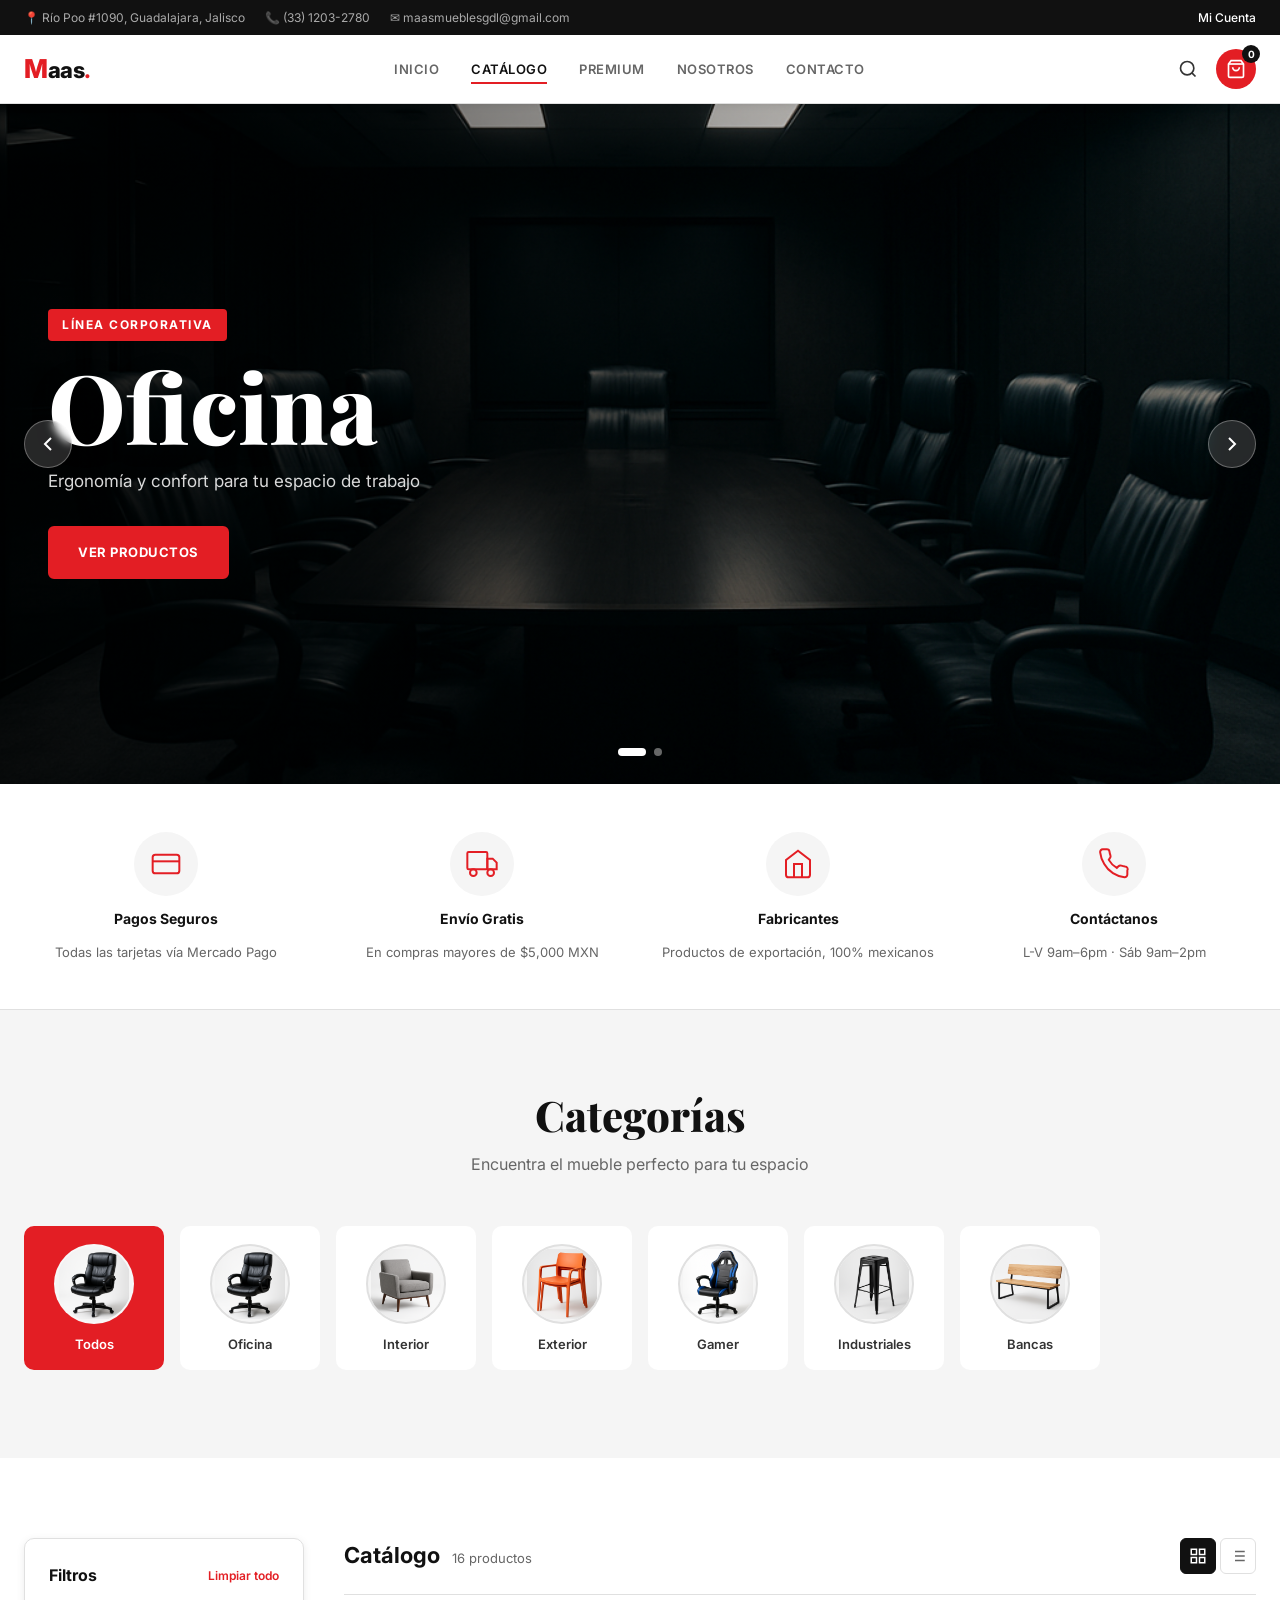
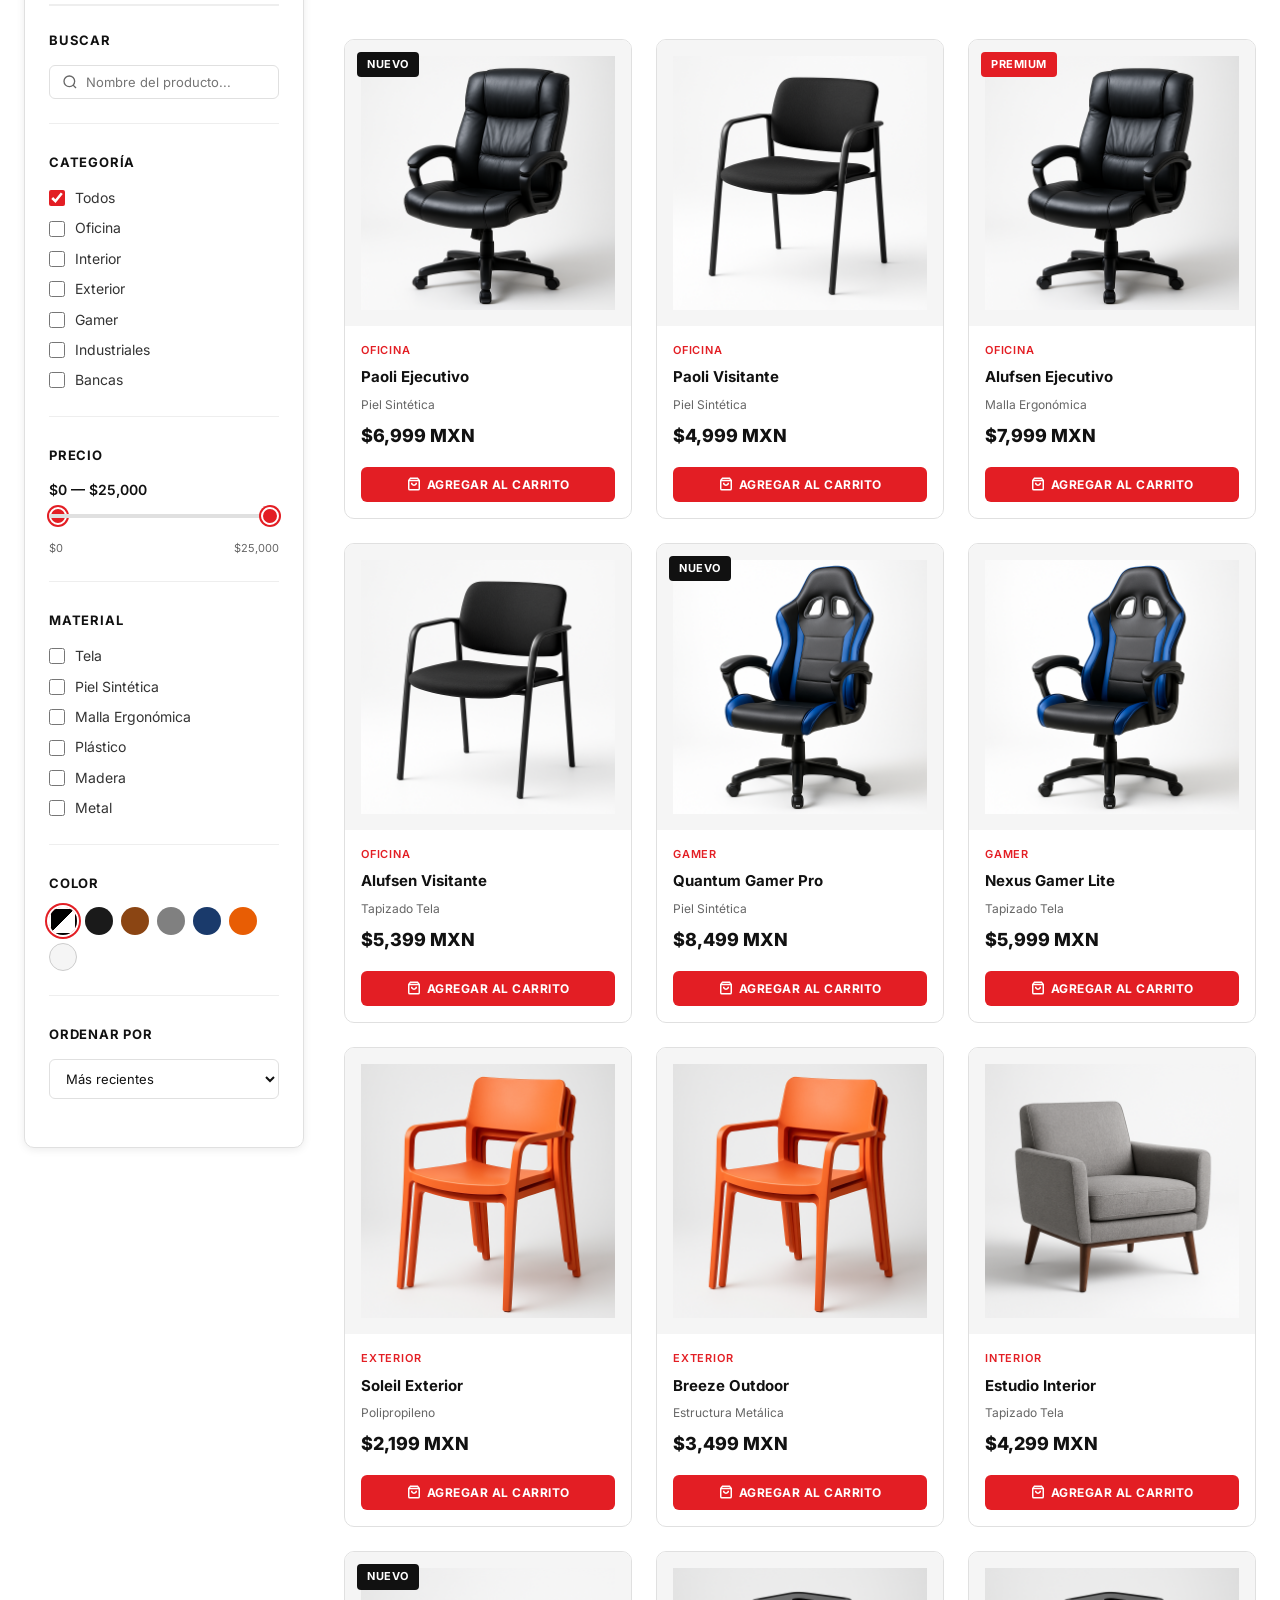
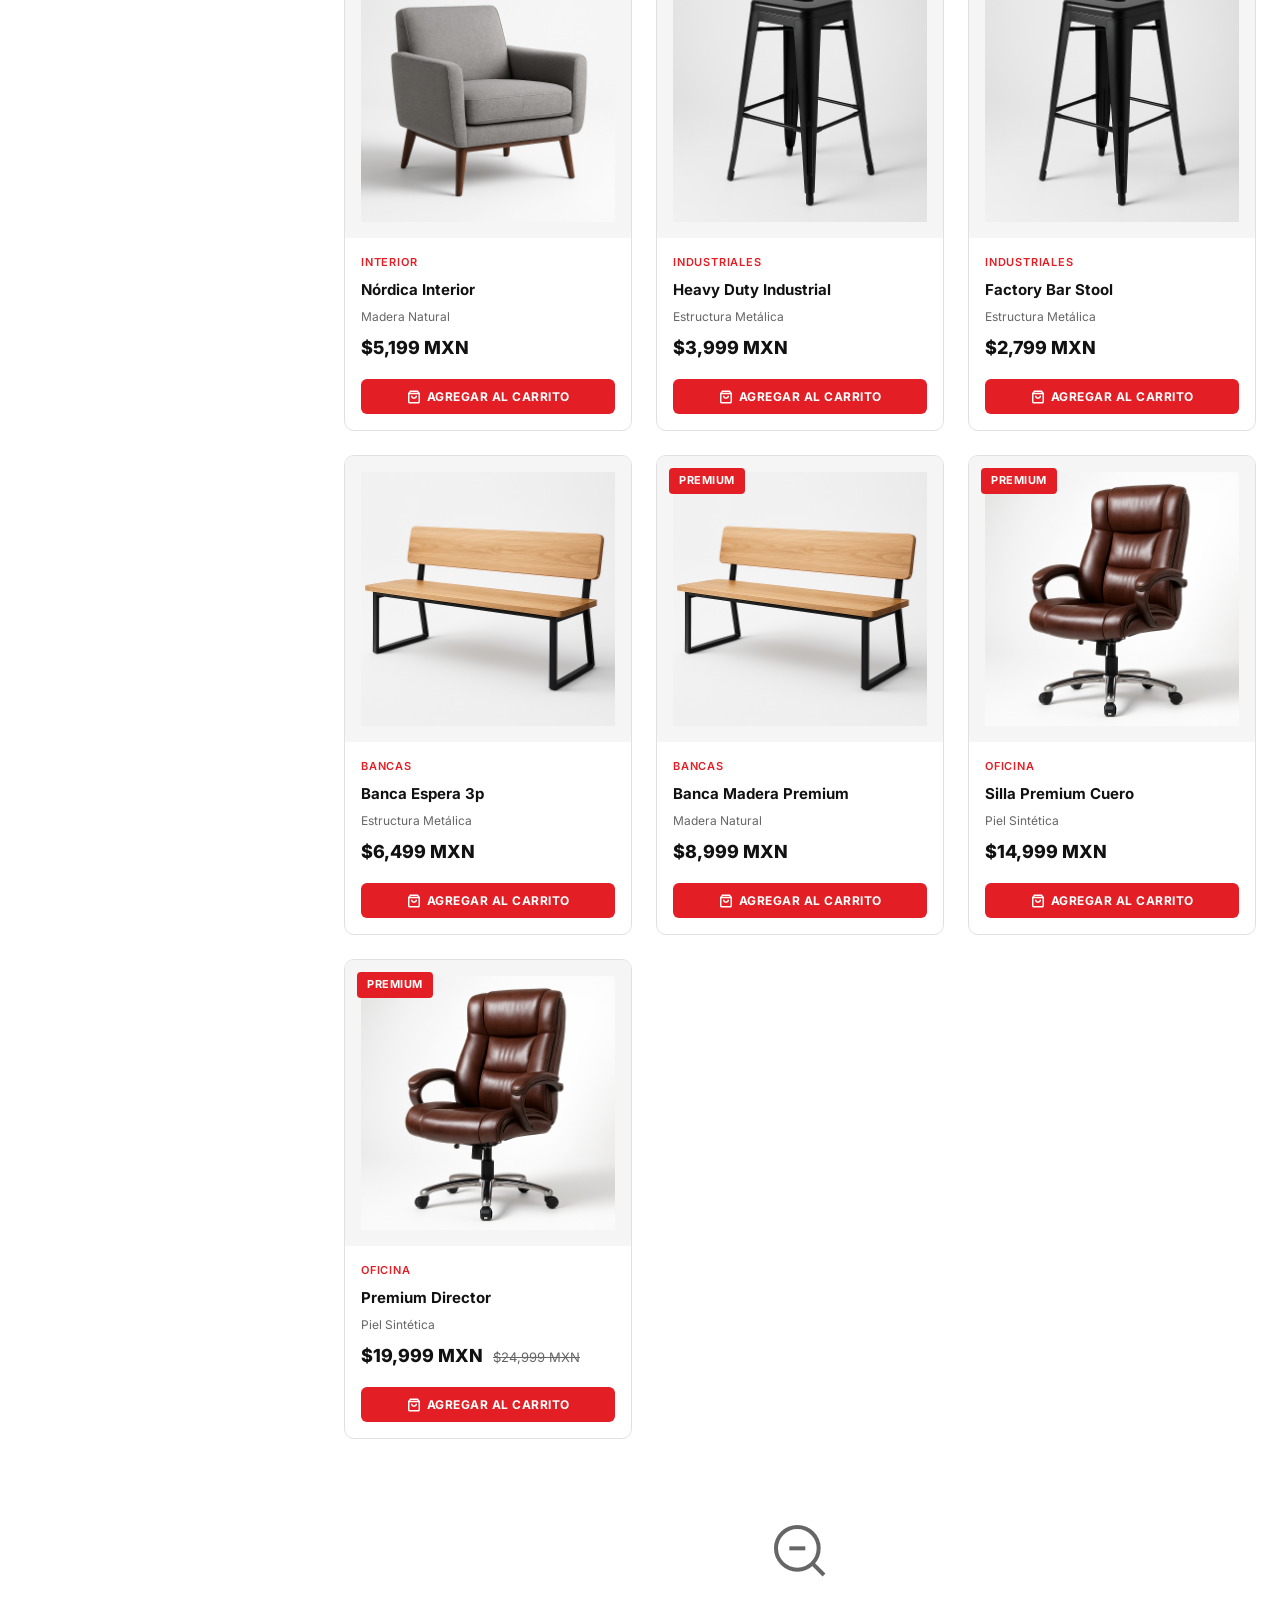
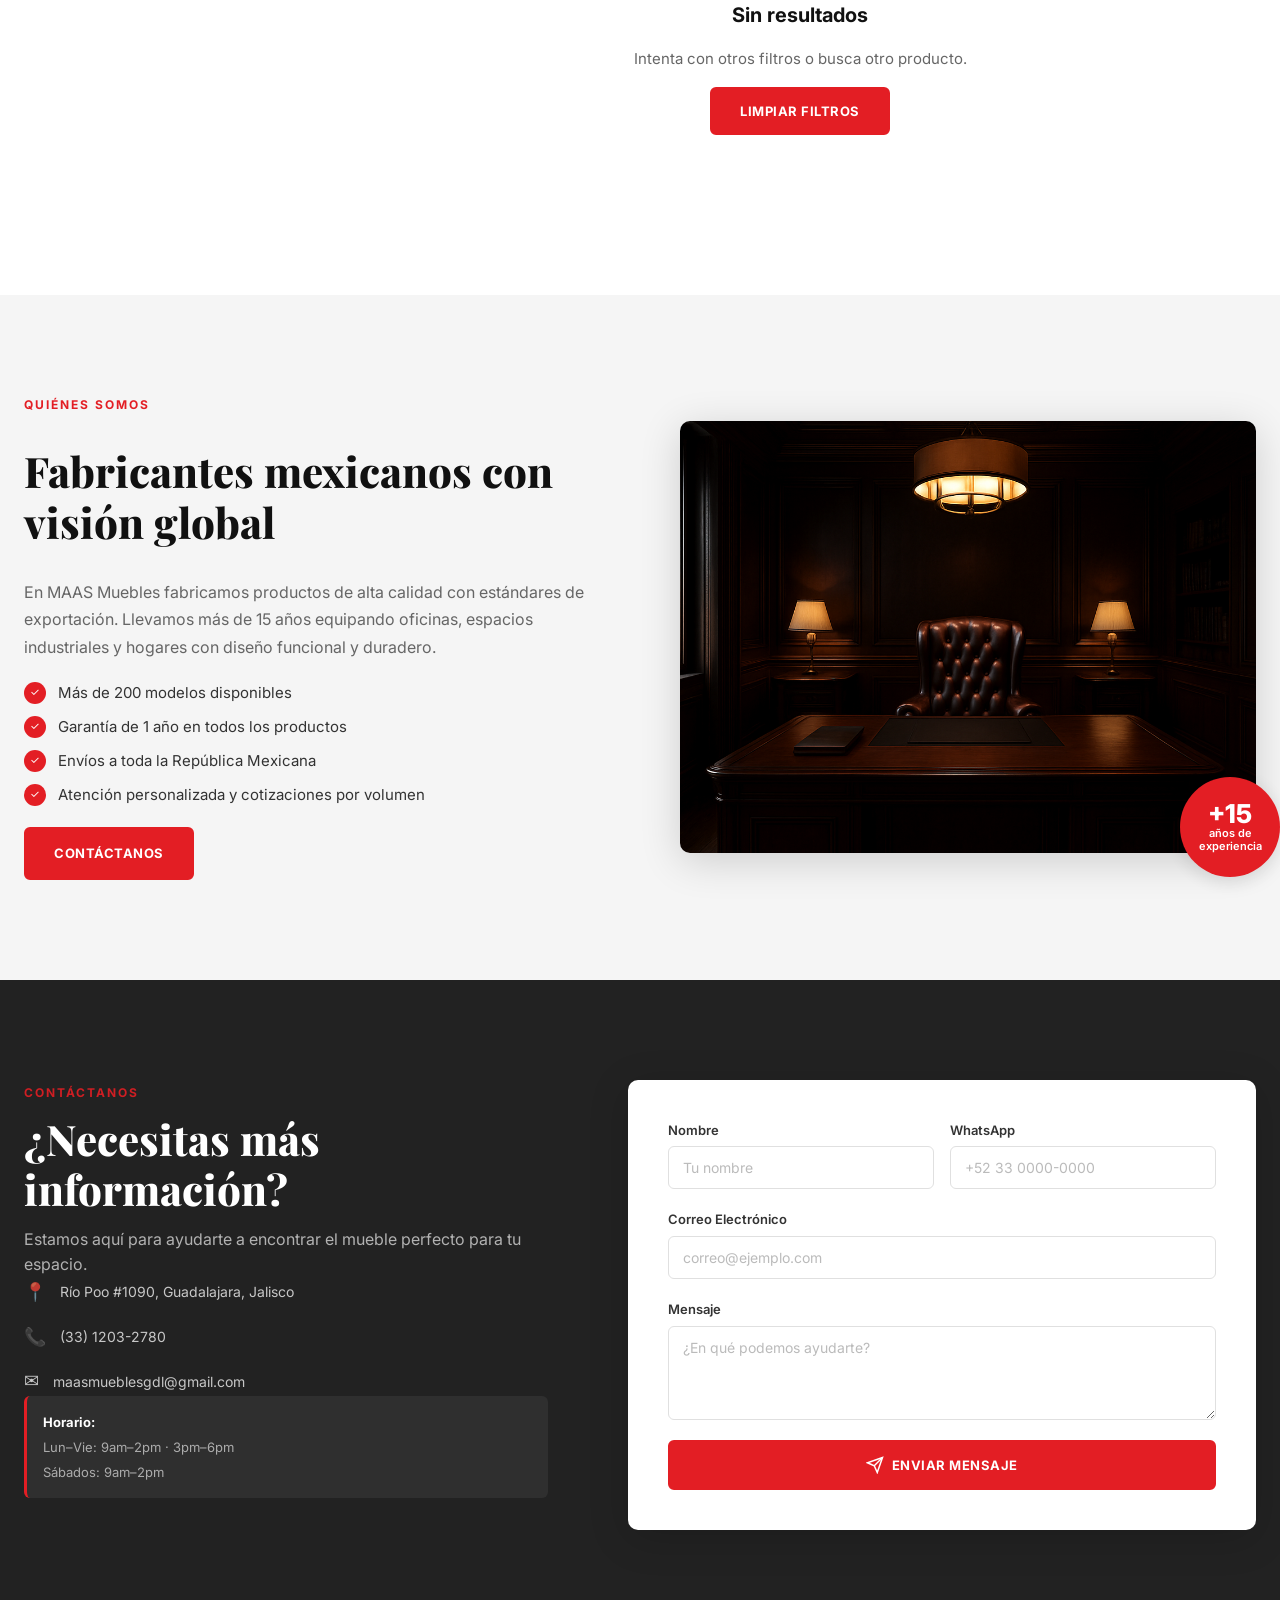
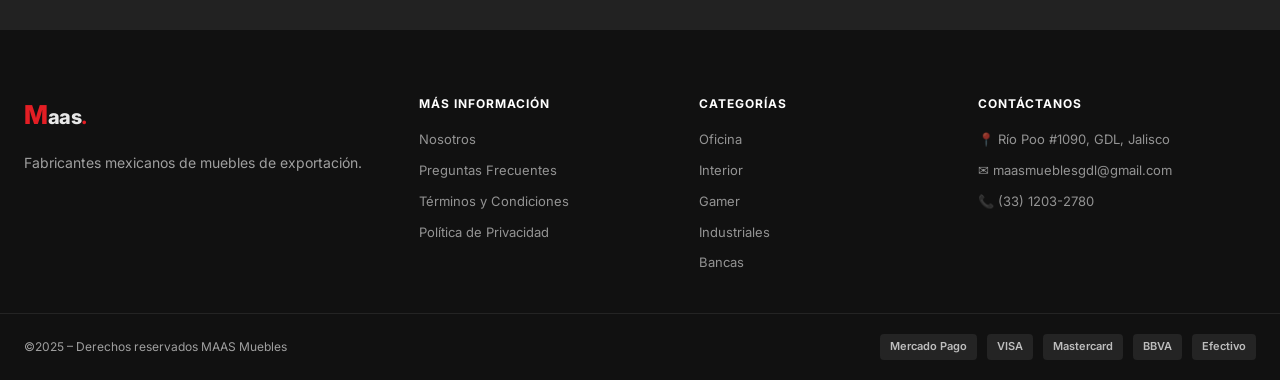
<file: maas-muebles-redesign/public/index.html>
<!DOCTYPE html>
<html lang="es">
<head>
  <meta charset="UTF-8" />
  <meta name="viewport" content="width=device-width, initial-scale=1.0" />
  <meta name="description" content="MAAS Muebles — Venta en línea de sillas para oficina, interiores y exteriores. Fabricantes mexicanos, productos de exportación." />
  <title>MAAS Muebles — Catálogo de Sillas</title>
  <link rel="preconnect" href="https://fonts.googleapis.com" />
  <link rel="preconnect" href="https://fonts.gstatic.com" crossorigin />
  <link href="https://fonts.googleapis.com/css2?family=Inter:wght@300;400;500;600;700;800&family=Playfair+Display:wght@700;800&display=swap" rel="stylesheet" />
  <link rel="stylesheet" href="styles.css" />
</head>
<body>

  <!-- TOP BAR -->
  <div class="topbar">
    <div class="topbar__left">
      <span>📍 Río Poo #1090, Guadalajara, Jalisco</span>
      <span>📞 (33) 1203-2780</span>
      <a href="mailto:maasmueblesgdl@gmail.com">✉ maasmueblesgdl@gmail.com</a>
    </div>
    <div class="topbar__right">
      <a href="#" class="topbar__account">Mi Cuenta</a>
    </div>
  </div>

  <!-- NAVBAR -->
  <header class="navbar" id="navbar">
    <div class="navbar__inner container">
      <a href="#" class="navbar__logo">
        <span class="logo-icon">M</span><span class="logo-text">aas<span class="logo-dot">.</span></span>
      </a>

      <nav class="navbar__nav" id="mainNav">
        <a href="masmubles.html" class="nav-link">Inicio</a>
        <a href="#" class="nav-link active">Catálogo</a>
        <a href="#" class="nav-link">Premium</a>
        <a href="#nosotros" class="nav-link">Nosotros</a>
        <a href="#contacto" class="nav-link">Contacto</a>
      </nav>

      <div class="navbar__actions">
        <button class="btn-icon" id="searchToggle" aria-label="Buscar">
          <svg width="20" height="20" viewBox="0 0 24 24" fill="none" stroke="currentColor" stroke-width="2"><circle cx="11" cy="11" r="8"/><path d="m21 21-4.35-4.35"/></svg>
        </button>
        <button class="btn-cart" aria-label="Carrito">
          <svg width="20" height="20" viewBox="0 0 24 24" fill="none" stroke="currentColor" stroke-width="2"><path d="M6 2 3 6v14a2 2 0 0 0 2 2h14a2 2 0 0 0 2-2V6l-3-4Z"/><line x1="3" y1="6" x2="21" y2="6"/><path d="M16 10a4 4 0 0 1-8 0"/></svg>
          <span class="cart-count" id="cartCount">0</span>
        </button>
        <button class="btn-hamburger" id="hamburger" aria-label="Menú" aria-expanded="false">
          <span></span><span></span><span></span>
        </button>
      </div>
    </div>

    <!-- Search bar -->
    <div class="search-bar" id="searchBar">
      <div class="container">
        <input type="search" placeholder="Buscar productos..." id="searchInput" class="search-bar__input" aria-label="Buscar productos" />
        <button class="search-bar__close" id="searchClose" aria-label="Cerrar búsqueda">✕</button>
      </div>
    </div>
  </header>

  <!-- HERO SLIDER -->
  <section class="hero" id="hero" aria-label="Presentación">
    <div class="hero__slides" id="heroSlides">
      <div class="hero__slide active" style="background-image: url('images/hero-oficina.png')">
        <div class="hero__overlay"></div>
        <div class="hero__content">
          <span class="hero__tag">Línea Corporativa</span>
          <h1 class="hero__title">Oficina</h1>
          <p class="hero__sub">Ergonomía y confort para tu espacio de trabajo</p>
          <a href="#catalogo" class="btn-primary">Ver Productos</a>
        </div>
      </div>
      <div class="hero__slide" style="background-image: url('images/hero-premium.png')">
        <div class="hero__overlay"></div>
        <div class="hero__content">
          <span class="hero__tag">Exclusivo</span>
          <h1 class="hero__title">Premium</h1>
          <p class="hero__sub">Diseño de exportación, 100% mexicano</p>
          <a href="#catalogo" class="btn-primary">Explorar Línea</a>
        </div>
      </div>
    </div>
    <button class="hero__btn prev" id="heroPrev" aria-label="Diapositiva anterior">
      <svg width="24" height="24" viewBox="0 0 24 24" fill="none" stroke="currentColor" stroke-width="2"><polyline points="15,18 9,12 15,6"/></svg>
    </button>
    <button class="hero__btn next" id="heroNext" aria-label="Diapositiva siguiente">
      <svg width="24" height="24" viewBox="0 0 24 24" fill="none" stroke="currentColor" stroke-width="2"><polyline points="9,18 15,12 9,6"/></svg>
    </button>
    <div class="hero__dots" id="heroDots">
      <button class="hero__dot active" aria-label="Ir a diapositiva 1"></button>
      <button class="hero__dot" aria-label="Ir a diapositiva 2"></button>
    </div>
  </section>

  <!-- FEATURES STRIP -->
  <section class="features" aria-label="Beneficios">
    <div class="container features__grid">
      <div class="feature">
        <div class="feature__icon">
          <svg width="32" height="32" viewBox="0 0 24 24" fill="none" stroke="currentColor" stroke-width="1.5"><rect x="2" y="5" width="20" height="14" rx="2"/><line x1="2" y1="10" x2="22" y2="10"/></svg>
        </div>
        <h3>Pagos Seguros</h3>
        <p>Todas las tarjetas vía Mercado Pago</p>
      </div>
      <div class="feature">
        <div class="feature__icon">
          <svg width="32" height="32" viewBox="0 0 24 24" fill="none" stroke="currentColor" stroke-width="1.5"><rect x="1" y="3" width="15" height="13" rx="1"/><polygon points="16,8 20,8 23,11 23,16 16,16 16,8"/><circle cx="5.5" cy="18.5" r="2.5"/><circle cx="18.5" cy="18.5" r="2.5"/></svg>
        </div>
        <h3>Envío Gratis</h3>
        <p>En compras mayores de $5,000 MXN</p>
      </div>
      <div class="feature">
        <div class="feature__icon">
          <svg width="32" height="32" viewBox="0 0 24 24" fill="none" stroke="currentColor" stroke-width="1.5"><path d="M3 9l9-7 9 7v11a2 2 0 0 1-2 2H5a2 2 0 0 1-2-2z"/><polyline points="9 22 9 12 15 12 15 22"/></svg>
        </div>
        <h3>Fabricantes</h3>
        <p>Productos de exportación, 100% mexicanos</p>
      </div>
      <div class="feature">
        <div class="feature__icon">
          <svg width="32" height="32" viewBox="0 0 24 24" fill="none" stroke="currentColor" stroke-width="1.5"><path d="M22 16.92v3a2 2 0 0 1-2.18 2 19.79 19.79 0 0 1-8.63-3.07A19.5 19.5 0 0 1 4.69 12a19.79 19.79 0 0 1-3.07-8.67A2 2 0 0 1 3.62 1h3a2 2 0 0 1 2 1.72 12.84 12.84 0 0 0 .7 2.81 2 2 0 0 1-.45 2.11L8.09 8.91a16 16 0 0 0 6 6l1.27-1.27a2 2 0 0 1 2.11-.45 12.84 12.84 0 0 0 2.81.7A2 2 0 0 1 22 16.92z"/></svg>
        </div>
        <h3>Contáctanos</h3>
        <p>L-V 9am–6pm · Sáb 9am–2pm</p>
      </div>
    </div>
  </section>

  <!-- CATEGORIES -->
  <section class="categories" id="categorias" aria-labelledby="catTitle">
    <div class="container">
      <div class="section-header">
        <h2 class="section-title" id="catTitle">Categorías</h2>
        <p class="section-sub">Encuentra el mueble perfecto para tu espacio</p>
      </div>
      <div class="categories__grid">
        <button class="cat-card active" data-cat="todos" aria-pressed="true">
          <div class="cat-card__img-wrap">
            <img src="images/silla-ejecutiva.png" alt="Todos los productos" loading="lazy" />
          </div>
          <span>Todos</span>
        </button>
        <button class="cat-card" data-cat="oficina" aria-pressed="false">
          <div class="cat-card__img-wrap">
            <img src="images/silla-ejecutiva.png" alt="Sillas de oficina" loading="lazy" />
          </div>
          <span>Oficina</span>
        </button>
        <button class="cat-card" data-cat="interior" aria-pressed="false">
          <div class="cat-card__img-wrap">
            <img src="images/silla-interior.png" alt="Sillas de interior" loading="lazy" />
          </div>
          <span>Interior</span>
        </button>
        <button class="cat-card" data-cat="exterior" aria-pressed="false">
          <div class="cat-card__img-wrap">
            <img src="images/silla-exterior.png" alt="Sillas de exterior" loading="lazy" />
          </div>
          <span>Exterior</span>
        </button>
        <button class="cat-card" data-cat="gamer" aria-pressed="false">
          <div class="cat-card__img-wrap">
            <img src="images/silla-gamer.png" alt="Sillas gamer" loading="lazy" />
          </div>
          <span>Gamer</span>
        </button>
        <button class="cat-card" data-cat="industrial" aria-pressed="false">
          <div class="cat-card__img-wrap">
            <img src="images/silla-industrial.png" alt="Muebles industriales" loading="lazy" />
          </div>
          <span>Industriales</span>
        </button>
        <button class="cat-card" data-cat="bancas" aria-pressed="false">
          <div class="cat-card__img-wrap">
            <img src="images/banca.png" alt="Bancas" loading="lazy" />
          </div>
          <span>Bancas</span>
        </button>
      </div>
    </div>
  </section>

  <!-- CATALOG -->
  <section class="catalog-section" id="catalogo" aria-labelledby="catlogTitle">
    <div class="container catalog-layout">

      <!-- SIDEBAR FILTERS -->
      <aside class="sidebar" id="sidebar" aria-label="Filtros">
        <div class="sidebar__header">
          <h2 class="sidebar__title">Filtros</h2>
          <button class="sidebar__clear" id="clearFilters" aria-label="Limpiar filtros">Limpiar todo</button>
        </div>

        <!-- Search filter -->
        <div class="filter-group">
          <h3 class="filter-group__title">Buscar</h3>
          <div class="filter-search">
            <svg width="16" height="16" viewBox="0 0 24 24" fill="none" stroke="currentColor" stroke-width="2"><circle cx="11" cy="11" r="8"/><path d="m21 21-4.35-4.35"/></svg>
            <input type="search" id="filterSearch" placeholder="Nombre del producto..." class="filter-input" aria-label="Filtrar por nombre" />
          </div>
        </div>

        <!-- Category filter -->
        <div class="filter-group">
          <h3 class="filter-group__title">Categoría</h3>
          <div class="filter-options" role="group" aria-label="Filtrar por categoría">
            <label class="filter-checkbox"><input type="checkbox" name="cat" value="todos" checked /> <span>Todos</span></label>
            <label class="filter-checkbox"><input type="checkbox" name="cat" value="oficina" /> <span>Oficina</span></label>
            <label class="filter-checkbox"><input type="checkbox" name="cat" value="interior" /> <span>Interior</span></label>
            <label class="filter-checkbox"><input type="checkbox" name="cat" value="exterior" /> <span>Exterior</span></label>
            <label class="filter-checkbox"><input type="checkbox" name="cat" value="gamer" /> <span>Gamer</span></label>
            <label class="filter-checkbox"><input type="checkbox" name="cat" value="industrial" /> <span>Industriales</span></label>
            <label class="filter-checkbox"><input type="checkbox" name="cat" value="bancas" /> <span>Bancas</span></label>
          </div>
        </div>

        <!-- Price filter -->
        <div class="filter-group">
          <h3 class="filter-group__title">Precio</h3>
          <div class="price-display">
            <span id="priceMin">$0</span> — <span id="priceMax">$25,000</span>
          </div>
          <div class="range-wrap">
            <input type="range" id="rangeMin" min="0" max="25000" value="0" step="500" class="range-slider" aria-label="Precio mínimo" />
            <input type="range" id="rangeMax" min="0" max="25000" value="25000" step="500" class="range-slider" aria-label="Precio máximo" />
          </div>
          <div class="price-labels">
            <span>$0</span><span>$25,000</span>
          </div>
        </div>

        <!-- Material filter -->
        <div class="filter-group">
          <h3 class="filter-group__title">Material</h3>
          <div class="filter-options" role="group" aria-label="Filtrar por material">
            <label class="filter-checkbox"><input type="checkbox" name="mat" value="tela" /> <span>Tela</span></label>
            <label class="filter-checkbox"><input type="checkbox" name="mat" value="piel" /> <span>Piel Sintética</span></label>
            <label class="filter-checkbox"><input type="checkbox" name="mat" value="malla" /> <span>Malla Ergonómica</span></label>
            <label class="filter-checkbox"><input type="checkbox" name="mat" value="plastico" /> <span>Plástico</span></label>
            <label class="filter-checkbox"><input type="checkbox" name="mat" value="madera" /> <span>Madera</span></label>
            <label class="filter-checkbox"><input type="checkbox" name="mat" value="metal" /> <span>Metal</span></label>
          </div>
        </div>

        <!-- Color filter -->
        <div class="filter-group">
          <h3 class="filter-group__title">Color</h3>
          <div class="color-options" role="group" aria-label="Filtrar por color">
            <button class="color-swatch active" data-color="todos" style="background: linear-gradient(135deg,#000 50%,#fff 50%)" aria-label="Todos los colores" title="Todos"></button>
            <button class="color-swatch" data-color="negro" style="background:#1a1a1a" aria-label="Negro" title="Negro"></button>
            <button class="color-swatch" data-color="cafe" style="background:#8B4513" aria-label="Café" title="Café"></button>
            <button class="color-swatch" data-color="gris" style="background:#808080" aria-label="Gris" title="Gris"></button>
            <button class="color-swatch" data-color="azul" style="background:#1a3a6b" aria-label="Azul" title="Azul"></button>
            <button class="color-swatch" data-color="naranja" style="background:#e85d04" aria-label="Naranja" title="Naranja"></button>
            <button class="color-swatch" data-color="blanco" style="background:#f5f5f5;border:1px solid #ccc" aria-label="Blanco" title="Blanco"></button>
          </div>
        </div>

        <!-- Sort filter -->
        <div class="filter-group">
          <h3 class="filter-group__title">Ordenar por</h3>
          <select class="filter-select" id="sortSelect" aria-label="Ordenar productos">
            <option value="default">Más recientes</option>
            <option value="price-asc">Precio: Menor a Mayor</option>
            <option value="price-desc">Precio: Mayor a Menor</option>
            <option value="name-asc">Nombre A–Z</option>
            <option value="name-desc">Nombre Z–A</option>
          </select>
        </div>

        <!-- Mobile close -->
        <button class="sidebar__close-mobile" id="closeSidebar" aria-label="Cerrar filtros">✕ Cerrar</button>
      </aside>

      <!-- MAIN CATALOG -->
      <main class="catalog-main" aria-label="Catálogo de productos">
        <div class="catalog-toolbar">
          <div class="catalog-toolbar__left">
            <h2 class="catalog-title" id="catlogTitle">Catálogo</h2>
            <span class="catalog-count" id="catalogCount">0 productos</span>
          </div>
          <div class="catalog-toolbar__right">
            <button class="filter-toggle" id="filterToggle" aria-label="Abrir filtros">
              <svg width="18" height="18" viewBox="0 0 24 24" fill="none" stroke="currentColor" stroke-width="2"><line x1="4" y1="6" x2="20" y2="6"/><line x1="8" y1="12" x2="16" y2="12"/><line x1="11" y1="18" x2="13" y2="18"/></svg>
              Filtros
            </button>
            <div class="view-toggle">
              <button class="view-btn active" id="gridView" aria-label="Vista cuadrícula" aria-pressed="true">
                <svg width="18" height="18" viewBox="0 0 24 24" fill="none" stroke="currentColor" stroke-width="2"><rect x="3" y="3" width="7" height="7"/><rect x="14" y="3" width="7" height="7"/><rect x="3" y="14" width="7" height="7"/><rect x="14" y="14" width="7" height="7"/></svg>
              </button>
              <button class="view-btn" id="listView" aria-label="Vista lista" aria-pressed="false">
                <svg width="18" height="18" viewBox="0 0 24 24" fill="none" stroke="currentColor" stroke-width="2"><line x1="8" y1="6" x2="21" y2="6"/><line x1="8" y1="12" x2="21" y2="12"/><line x1="8" y1="18" x2="21" y2="18"/><line x1="3" y1="6" x2="3.01" y2="6"/><line x1="3" y1="12" x2="3.01" y2="12"/><line x1="3" y1="18" x2="3.01" y2="18"/></svg>
              </button>
            </div>
          </div>
        </div>

        <!-- Active Filters Tags -->
        <div class="active-filters" id="activeFilters" aria-live="polite"></div>

        <!-- Product grid -->
        <div class="products-grid" id="productsGrid" aria-label="Productos">
          <!-- Rendered by JS -->
        </div>

        <!-- No results -->
        <div class="no-results" id="noResults" hidden aria-live="polite">
          <svg width="64" height="64" viewBox="0 0 24 24" fill="none" stroke="currentColor" stroke-width="1.5"><circle cx="11" cy="11" r="8"/><path d="m21 21-4.35-4.35"/><line x1="8" y1="11" x2="14" y2="11"/></svg>
          <h3>Sin resultados</h3>
          <p>Intenta con otros filtros o busca otro producto.</p>
          <button class="btn-primary" onclick="resetAllFilters()">Limpiar filtros</button>
        </div>
      </main>
    </div>
  </section>

  <!-- NOSOTROS -->
  <section class="about" id="nosotros" aria-labelledby="aboutTitle">
    <div class="container about__grid">
      <div class="about__text">
        <span class="section-tag">Quiénes Somos</span>
        <h2 class="section-title" id="aboutTitle">Fabricantes mexicanos con visión global</h2>
        <p>En MAAS Muebles fabricamos productos de alta calidad con estándares de exportación. Llevamos más de 15 años equipando oficinas, espacios industriales y hogares con diseño funcional y duradero.</p>
        <ul class="about__list">
          <li><span class="check">✓</span> Más de 200 modelos disponibles</li>
          <li><span class="check">✓</span> Garantía de 1 año en todos los productos</li>
          <li><span class="check">✓</span> Envíos a toda la República Mexicana</li>
          <li><span class="check">✓</span> Atención personalizada y cotizaciones por volumen</li>
        </ul>
        <a href="#contacto" class="btn-primary">Contáctanos</a>
      </div>
      <div class="about__visual">
        <div class="about__img-wrap">
          <img src="images/hero-premium.png" alt="Oficina equipada con muebles MAAS" loading="lazy" />
        </div>
        <div class="about__badge">
          <strong>+15</strong>
          <span>años de experiencia</span>
        </div>
      </div>
    </div>
  </section>

  <!-- CONTACT -->
  <section class="contact" id="contacto" aria-labelledby="contactTitle">
    <div class="container contact__grid">
      <div class="contact__info">
        <span class="section-tag light">Contáctanos</span>
        <h2 class="section-title light" id="contactTitle">¿Necesitas más información?</h2>
        <p class="contact__info-text">Estamos aquí para ayudarte a encontrar el mueble perfecto para tu espacio.</p>
        <div class="contact__details">
          <div class="contact__detail">
            <div class="contact__detail-icon">📍</div>
            <span>Río Poo #1090, Guadalajara, Jalisco</span>
          </div>
          <div class="contact__detail">
            <div class="contact__detail-icon">📞</div>
            <a href="tel:+523312032780">(33) 1203-2780</a>
          </div>
          <div class="contact__detail">
            <div class="contact__detail-icon">✉</div>
            <a href="mailto:maasmueblesgdl@gmail.com">maasmueblesgdl@gmail.com</a>
          </div>
        </div>
        <div class="contact__hours">
          <strong>Horario:</strong>
          <span>Lun–Vie: 9am–2pm · 3pm–6pm</span>
          <span>Sábados: 9am–2pm</span>
        </div>
      </div>
      <div class="contact__form-wrap">
        <form class="contact__form" id="contactForm" novalidate>
          <div class="form-row">
            <div class="form-field">
              <label for="fname">Nombre</label>
              <input type="text" id="fname" name="nombre" placeholder="Tu nombre" required autocomplete="name" />
            </div>
            <div class="form-field">
              <label for="fphone">WhatsApp</label>
              <input type="tel" id="fphone" name="whatsapp" placeholder="+52 33 0000-0000" autocomplete="tel" />
            </div>
          </div>
          <div class="form-field">
            <label for="femail">Correo Electrónico</label>
            <input type="email" id="femail" name="email" placeholder="correo@ejemplo.com" required autocomplete="email" />
          </div>
          <div class="form-field">
            <label for="fmessage">Mensaje</label>
            <textarea id="fmessage" name="mensaje" rows="4" placeholder="¿En qué podemos ayudarte?" required></textarea>
          </div>
          <button type="submit" class="btn-primary btn-full">
            <svg width="18" height="18" viewBox="0 0 24 24" fill="none" stroke="currentColor" stroke-width="2"><line x1="22" y1="2" x2="11" y2="13"/><polygon points="22 2 15 22 11 13 2 9 22 2"/></svg>
            Enviar Mensaje
          </button>
          <p class="form-success" id="formSuccess" hidden>¡Mensaje enviado! Nos pondremos en contacto contigo pronto.</p>
        </form>
      </div>
    </div>
  </section>

  <!-- FOOTER -->
  <footer class="footer">
    <div class="container footer__inner">
      <div class="footer__brand">
        <a href="#" class="navbar__logo footer-logo">
          <span class="logo-icon">M</span><span class="logo-text">aas<span class="logo-dot">.</span></span>
        </a>
        <p>Fabricantes mexicanos de muebles de exportación.</p>
      </div>
      <div class="footer__col">
        <h4>Más Información</h4>
        <ul>
          <li><a href="#">Nosotros</a></li>
          <li><a href="#">Preguntas Frecuentes</a></li>
          <li><a href="#">Términos y Condiciones</a></li>
          <li><a href="#">Política de Privacidad</a></li>
        </ul>
      </div>
      <div class="footer__col">
        <h4>Categorías</h4>
        <ul>
          <li><a href="#" onclick="filterByCategory('oficina')">Oficina</a></li>
          <li><a href="#" onclick="filterByCategory('interior')">Interior</a></li>
          <li><a href="#" onclick="filterByCategory('gamer')">Gamer</a></li>
          <li><a href="#" onclick="filterByCategory('industrial')">Industriales</a></li>
          <li><a href="#" onclick="filterByCategory('bancas')">Bancas</a></li>
        </ul>
      </div>
      <div class="footer__col">
        <h4>Contáctanos</h4>
        <ul>
          <li>📍 Río Poo #1090, GDL, Jalisco</li>
          <li><a href="mailto:maasmueblesgdl@gmail.com">✉ maasmueblesgdl@gmail.com</a></li>
          <li><a href="tel:+523312032780">📞 (33) 1203-2780</a></li>
        </ul>
      </div>
    </div>
    <div class="footer__bottom container">
      <p>©2025 – Derechos reservados MAAS Muebles</p>
      <div class="footer__payments" aria-label="Métodos de pago">
        <span>Mercado Pago</span>
        <span>VISA</span>
        <span>Mastercard</span>
        <span>BBVA</span>
        <span>Efectivo</span>
      </div>
    </div>
  </footer>

  <!-- PRODUCT QUICK VIEW MODAL -->
  <div class="modal-overlay" id="modalOverlay" hidden aria-modal="true" role="dialog" aria-labelledby="modalTitle">
    <div class="modal">
      <button class="modal__close" id="modalClose" aria-label="Cerrar">✕</button>
      <div class="modal__content" id="modalContent"></div>
    </div>
  </div>

  <!-- CART TOAST -->
  <div class="toast" id="cartToast" role="status" aria-live="polite">
    Producto agregado al carrito
  </div>

  <!-- MOBILE FILTER OVERLAY -->
  <div class="sidebar-overlay" id="sidebarOverlay" hidden aria-hidden="true"></div>

  <script src="app.js"></script>
</body>
</html>
</file>
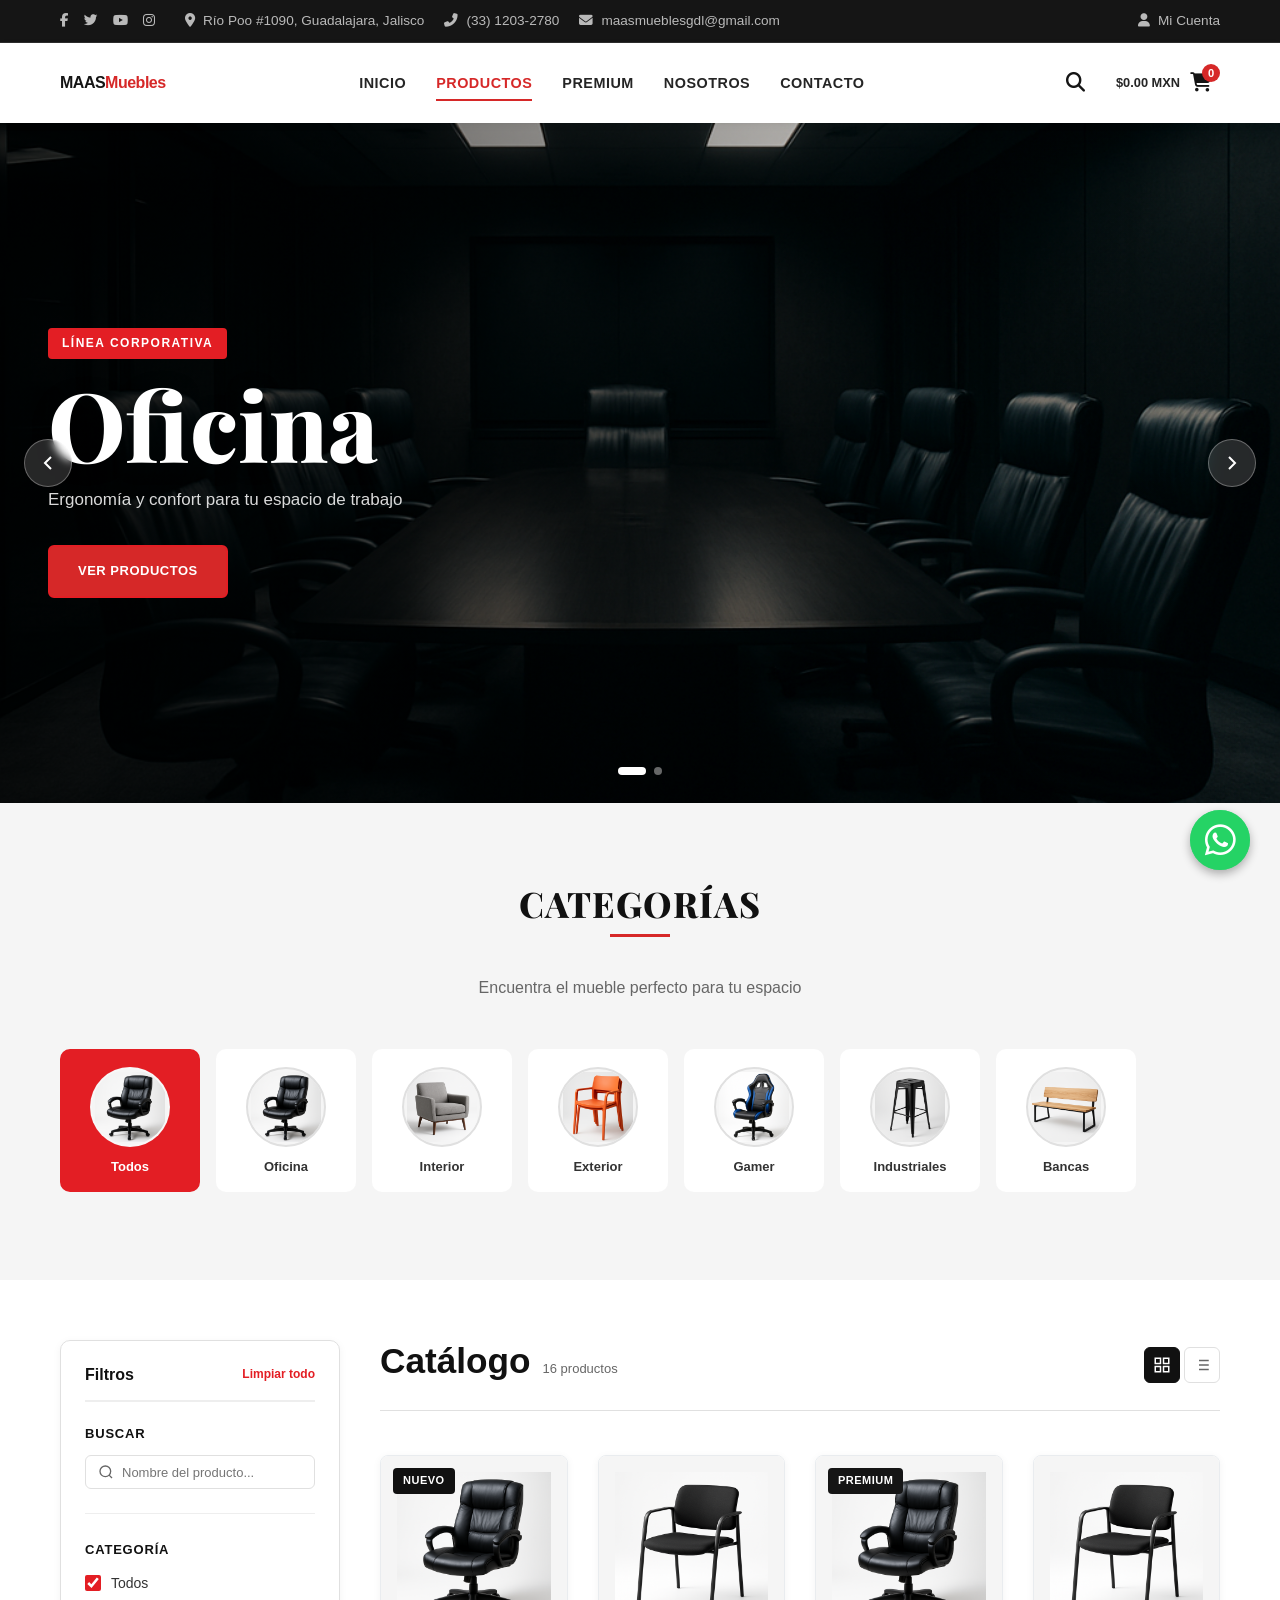
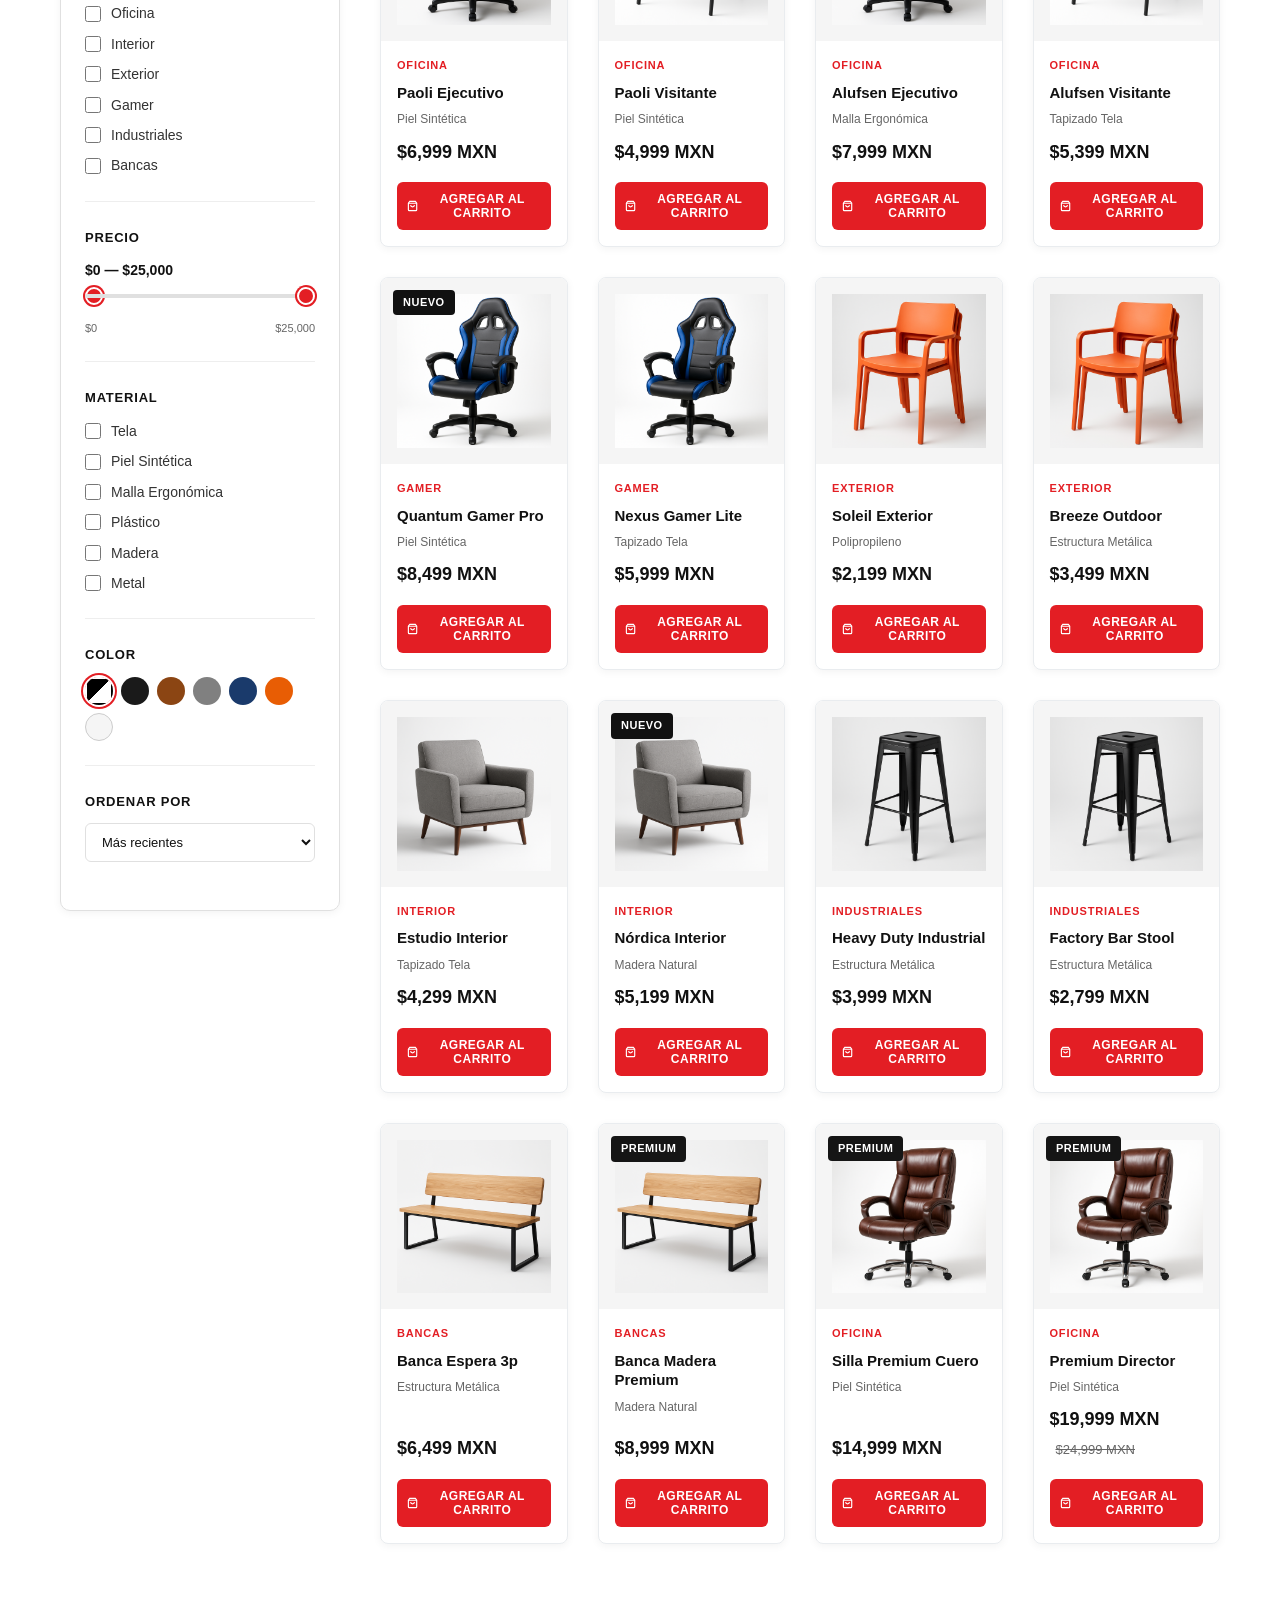
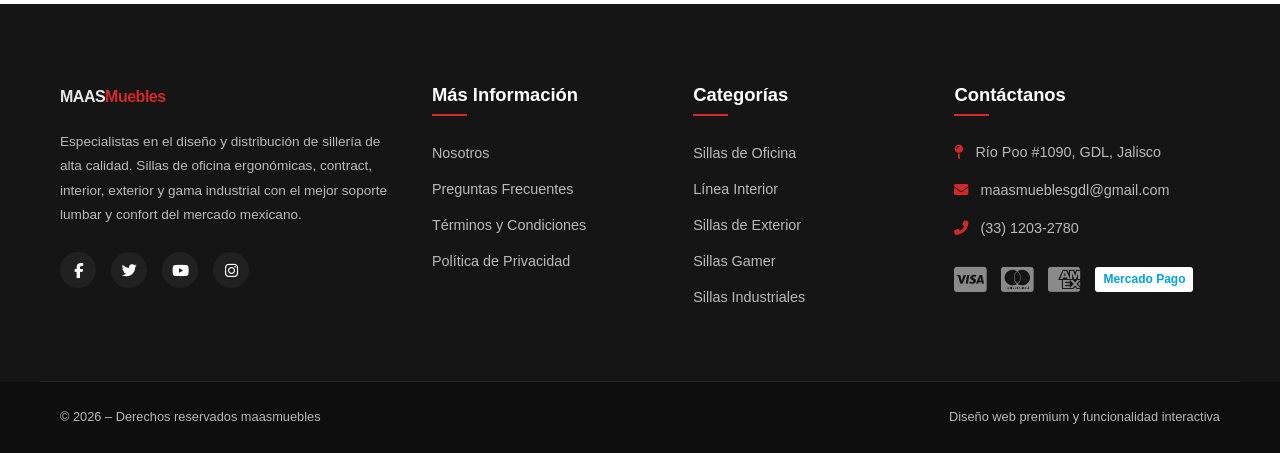
<file: catalogo.html>
<!DOCTYPE html>
<html lang="es">
<head>
  <meta charset="UTF-8" />
  <meta name="viewport" content="width=device-width, initial-scale=1.0" />
  <meta name="description" content="MAAS Muebles — Venta en línea de sillas para oficina, interiores y exteriores. Fabricantes mexicanos, productos de exportación." />
  <title>MAAS Muebles — Catálogo de Sillas</title>
  <link rel="preconnect" href="https://fonts.googleapis.com" />
  <link rel="preconnect" href="https://fonts.gstatic.com" crossorigin />
  <link href="https://fonts.googleapis.com/css2?family=Inter:wght@300;400;500;600;700;800&family=Playfair+Display:wght@700;800&display=swap" rel="stylesheet" />
  <!-- FontAwesome for Icons -->
  <link rel="stylesheet" href="https://cdnjs.cloudflare.com/ajax/libs/font-awesome/6.4.0/css/all.min.css">
  <!-- Custom CSS -->
  <link rel="stylesheet" href="styles.css" />
  <link rel="stylesheet" href="masmuebles.css">
</head>
<body>
<div class="top-bar">
        <div class="container top-bar-container">
            <div class="top-bar-left">
                <div class="social-links">
                    <a href="#" aria-label="Facebook"><i class="fab fa-facebook-f"></i></a>
                    <a href="#" aria-label="Twitter"><i class="fab fa-twitter"></i></a>
                    <a href="#" aria-label="YouTube"><i class="fab fa-youtube"></i></a>
                    <a href="#" aria-label="Instagram"><i class="fab fa-instagram"></i></a>
                </div>
                <div class="contact-info">
                    <span><i class="fas fa-map-marker-alt"></i> Río Poo #1090, Guadalajara, Jalisco</span>
                    <span><i class="fas fa-phone-alt"></i> (33) 1203-2780</span>
                    <span><i class="fas fa-envelope"></i> <a href="mailto:maasmueblesgdl@gmail.com">maasmueblesgdl@gmail.com</a></span>
                </div>
            </div>
            <div class="top-bar-right">
                <a href="#" id="account-btn"><i class="fas fa-user"></i> Mi Cuenta</a>
            </div>
        </div>
    </div>

    <!-- Main Navigation Header -->
    <header class="main-header">
        <div class="container header-container">
            <!-- Logo -->
            <a href="#" class="logo" aria-label="MAAS Muebles Inicio">
                <span class="logo-text">MAAS<span class="accent-text">Muebles</span></span>
            </a>

            <!-- Navigation Menu -->
            <nav class="main-nav" id="main-nav" aria-label="Menú principal">
                <ul>
                    <li><a href="index.html" class="nav-link">Inicio</a></li>
                    <li><a href="catalogo.html" class="nav-link active">Productos</a></li>
                    <li><a href="productos.html?cat=premium" class="nav-link">Premium</a></li>
                    <li><a href="#contacto" class="nav-link">Nosotros</a></li>
                    <li><a href="#contacto" class="nav-link">Contacto</a></li>
                </ul>
            </nav>

            <!-- Navigation Controls -->
            <div class="header-controls">
                <button class="control-btn" id="search-trigger" aria-label="Buscar productos">
                    <i class="fas fa-search"></i>
                </button>
                <button class="control-btn" id="cart-trigger" aria-label="Ver carrito">
                    <span class="cart-subtotal" id="cart-subtotal">$0.00 MXN</span>
                    <div class="cart-icon-wrapper">
                        <i class="fas fa-shopping-cart"></i>
                        <span class="cart-count" id="cart-count">0</span>
                    </div>
                </button>
                <button class="mobile-menu-toggle" id="menu-toggle" aria-label="Abrir menú de navegación">
                    <i class="fas fa-bars"></i>
                </button>
            </div>
        </div>
    </header>

  <!-- HERO SLIDER -->
  <section class="hero" id="hero" aria-label="Presentación">
    <div class="hero__slides" id="heroSlides">
      <div class="hero__slide active" style="background-image: url('images/hero-oficina.png')">
        <div class="hero__overlay"></div>
        <div class="hero__content">
          <span class="hero__tag">Línea Corporativa</span>
          <h1 class="hero__title">Oficina</h1>
          <p class="hero__sub">Ergonomía y confort para tu espacio de trabajo</p>
          <a href="#catalogo" class="btn-primary">Ver Productos</a>
        </div>
      </div>
      <div class="hero__slide" style="background-image: url('images/hero-premium.png')">
        <div class="hero__overlay"></div>
        <div class="hero__content">
          <span class="hero__tag">Exclusivo</span>
          <h1 class="hero__title">Premium</h1>
          <p class="hero__sub">Diseño de exportación, 100% mexicano</p>
          <a href="#catalogo" class="btn-primary">Explorar Línea</a>
        </div>
      </div>
    </div>
    <button class="hero__btn prev" id="heroPrev" aria-label="Diapositiva anterior">
      <svg width="24" height="24" viewBox="0 0 24 24" fill="none" stroke="currentColor" stroke-width="2"><polyline points="15,18 9,12 15,6"/></svg>
    </button>
    <button class="hero__btn next" id="heroNext" aria-label="Diapositiva siguiente">
      <svg width="24" height="24" viewBox="0 0 24 24" fill="none" stroke="currentColor" stroke-width="2"><polyline points="9,18 15,12 9,6"/></svg>
    </button>
    <div class="hero__dots" id="heroDots">
      <button class="hero__dot active" aria-label="Ir a diapositiva 1"></button>
      <button class="hero__dot" aria-label="Ir a diapositiva 2"></button>
    </div>
  </section>

  <!-- CATEGORIES -->
  <section class="categories" id="categorias" aria-labelledby="catTitle">
    <div class="container">
      <div class="section-header">
        <h2 class="section-title" id="catTitle">Categorías</h2>
        <p class="section-sub">Encuentra el mueble perfecto para tu espacio</p>
      </div>
      <div class="categories__grid">
        <button class="cat-card active" data-cat="todos" aria-pressed="true">
          <div class="cat-card__img-wrap">
            <img src="images/silla-ejecutiva.png" alt="Todos los productos" loading="lazy" />
          </div>
          <span>Todos</span>
        </button>
        <button class="cat-card" data-cat="oficina" aria-pressed="false">
          <div class="cat-card__img-wrap">
            <img src="images/silla-ejecutiva.png" alt="Sillas de oficina" loading="lazy" />
          </div>
          <span>Oficina</span>
        </button>
        <button class="cat-card" data-cat="interior" aria-pressed="false">
          <div class="cat-card__img-wrap">
            <img src="images/silla-interior.png" alt="Sillas de interior" loading="lazy" />
          </div>
          <span>Interior</span>
        </button>
        <button class="cat-card" data-cat="exterior" aria-pressed="false">
          <div class="cat-card__img-wrap">
            <img src="images/silla-exterior.png" alt="Sillas de exterior" loading="lazy" />
          </div>
          <span>Exterior</span>
        </button>
        <button class="cat-card" data-cat="gamer" aria-pressed="false">
          <div class="cat-card__img-wrap">
            <img src="images/silla-gamer.png" alt="Sillas gamer" loading="lazy" />
          </div>
          <span>Gamer</span>
        </button>
        <button class="cat-card" data-cat="industrial" aria-pressed="false">
          <div class="cat-card__img-wrap">
            <img src="images/silla-industrial.png" alt="Muebles industriales" loading="lazy" />
          </div>
          <span>Industriales</span>
        </button>
        <button class="cat-card" data-cat="bancas" aria-pressed="false">
          <div class="cat-card__img-wrap">
            <img src="images/banca.png" alt="Bancas" loading="lazy" />
          </div>
          <span>Bancas</span>
        </button>
      </div>
    </div>
  </section>

  <!-- CATALOG -->
  <section class="catalog-section" id="catalogo" aria-labelledby="catlogTitle">
    <div class="container catalog-layout">

      <!-- SIDEBAR FILTERS -->
      <aside class="sidebar" id="sidebar" aria-label="Filtros">
        <div class="sidebar__header">
          <h2 class="sidebar__title">Filtros</h2>
          <button class="sidebar__clear" id="clearFilters" aria-label="Limpiar filtros">Limpiar todo</button>
        </div>

        <!-- Search filter -->
        <div class="filter-group">
          <h3 class="filter-group__title">Buscar</h3>
          <div class="filter-search">
            <svg width="16" height="16" viewBox="0 0 24 24" fill="none" stroke="currentColor" stroke-width="2"><circle cx="11" cy="11" r="8"/><path d="m21 21-4.35-4.35"/></svg>
            <input type="search" id="filterSearch" placeholder="Nombre del producto..." class="filter-input" aria-label="Filtrar por nombre" />
          </div>
        </div>

        <!-- Category filter -->
        <div class="filter-group">
          <h3 class="filter-group__title">Categoría</h3>
          <div class="filter-options" role="group" aria-label="Filtrar por categoría">
            <label class="filter-checkbox"><input type="checkbox" name="cat" value="todos" checked /> <span>Todos</span></label>
            <label class="filter-checkbox"><input type="checkbox" name="cat" value="oficina" /> <span>Oficina</span></label>
            <label class="filter-checkbox"><input type="checkbox" name="cat" value="interior" /> <span>Interior</span></label>
            <label class="filter-checkbox"><input type="checkbox" name="cat" value="exterior" /> <span>Exterior</span></label>
            <label class="filter-checkbox"><input type="checkbox" name="cat" value="gamer" /> <span>Gamer</span></label>
            <label class="filter-checkbox"><input type="checkbox" name="cat" value="industrial" /> <span>Industriales</span></label>
            <label class="filter-checkbox"><input type="checkbox" name="cat" value="bancas" /> <span>Bancas</span></label>
          </div>
        </div>

        <!-- Price filter -->
        <div class="filter-group">
          <h3 class="filter-group__title">Precio</h3>
          <div class="price-display">
            <span id="priceMin">$0</span> — <span id="priceMax">$25,000</span>
          </div>
          <div class="range-wrap">
            <input type="range" id="rangeMin" min="0" max="25000" value="0" step="500" class="range-slider" aria-label="Precio mínimo" />
            <input type="range" id="rangeMax" min="0" max="25000" value="25000" step="500" class="range-slider" aria-label="Precio máximo" />
          </div>
          <div class="price-labels">
            <span>$0</span><span>$25,000</span>
          </div>
        </div>

        <!-- Material filter -->
        <div class="filter-group">
          <h3 class="filter-group__title">Material</h3>
          <div class="filter-options" role="group" aria-label="Filtrar por material">
            <label class="filter-checkbox"><input type="checkbox" name="mat" value="tela" /> <span>Tela</span></label>
            <label class="filter-checkbox"><input type="checkbox" name="mat" value="piel" /> <span>Piel Sintética</span></label>
            <label class="filter-checkbox"><input type="checkbox" name="mat" value="malla" /> <span>Malla Ergonómica</span></label>
            <label class="filter-checkbox"><input type="checkbox" name="mat" value="plastico" /> <span>Plástico</span></label>
            <label class="filter-checkbox"><input type="checkbox" name="mat" value="madera" /> <span>Madera</span></label>
            <label class="filter-checkbox"><input type="checkbox" name="mat" value="metal" /> <span>Metal</span></label>
          </div>
        </div>

        <!-- Color filter -->
        <div class="filter-group">
          <h3 class="filter-group__title">Color</h3>
          <div class="color-options" role="group" aria-label="Filtrar por color">
            <button class="color-swatch active" data-color="todos" style="background: linear-gradient(135deg,#000 50%,#fff 50%)" aria-label="Todos los colores" title="Todos"></button>
            <button class="color-swatch" data-color="negro" style="background:#1a1a1a" aria-label="Negro" title="Negro"></button>
            <button class="color-swatch" data-color="cafe" style="background:#8B4513" aria-label="Café" title="Café"></button>
            <button class="color-swatch" data-color="gris" style="background:#808080" aria-label="Gris" title="Gris"></button>
            <button class="color-swatch" data-color="azul" style="background:#1a3a6b" aria-label="Azul" title="Azul"></button>
            <button class="color-swatch" data-color="naranja" style="background:#e85d04" aria-label="Naranja" title="Naranja"></button>
            <button class="color-swatch" data-color="blanco" style="background:#f5f5f5;border:1px solid #ccc" aria-label="Blanco" title="Blanco"></button>
          </div>
        </div>

        <!-- Sort filter -->
        <div class="filter-group">
          <h3 class="filter-group__title">Ordenar por</h3>
          <select class="filter-select" id="sortSelect" aria-label="Ordenar productos">
            <option value="default">Más recientes</option>
            <option value="price-asc">Precio: Menor a Mayor</option>
            <option value="price-desc">Precio: Mayor a Menor</option>
            <option value="name-asc">Nombre A–Z</option>
            <option value="name-desc">Nombre Z–A</option>
          </select>
        </div>

        <!-- Mobile close -->
        <button class="sidebar__close-mobile" id="closeSidebar" aria-label="Cerrar filtros">✕ Cerrar</button>
      </aside>

      <!-- MAIN CATALOG -->
      <main class="catalog-main" aria-label="Catálogo de productos">
        <div class="catalog-toolbar">
          <div class="catalog-toolbar__left">
            <h2 class="catalog-title" id="catlogTitle">Catálogo</h2>
            <span class="catalog-count" id="catalogCount">0 productos</span>
          </div>
          <div class="catalog-toolbar__right">
            <button class="filter-toggle" id="filterToggle" aria-label="Abrir filtros">
              <svg width="18" height="18" viewBox="0 0 24 24" fill="none" stroke="currentColor" stroke-width="2"><line x1="4" y1="6" x2="20" y2="6"/><line x1="8" y1="12" x2="16" y2="12"/><line x1="11" y1="18" x2="13" y2="18"/></svg>
              Filtros
            </button>
            <div class="view-toggle">
              <button class="view-btn active" id="gridView" aria-label="Vista cuadrícula" aria-pressed="true">
                <svg width="18" height="18" viewBox="0 0 24 24" fill="none" stroke="currentColor" stroke-width="2"><rect x="3" y="3" width="7" height="7"/><rect x="14" y="3" width="7" height="7"/><rect x="3" y="14" width="7" height="7"/><rect x="14" y="14" width="7" height="7"/></svg>
              </button>
              <button class="view-btn" id="listView" aria-label="Vista lista" aria-pressed="false">
                <svg width="18" height="18" viewBox="0 0 24 24" fill="none" stroke="currentColor" stroke-width="2"><line x1="8" y1="6" x2="21" y2="6"/><line x1="8" y1="12" x2="21" y2="12"/><line x1="8" y1="18" x2="21" y2="18"/><line x1="3" y1="6" x2="3.01" y2="6"/><line x1="3" y1="12" x2="3.01" y2="12"/><line x1="3" y1="18" x2="3.01" y2="18"/></svg>
              </button>
            </div>
          </div>
        </div>

        <!-- Active Filters Tags -->
        <div class="active-filters" id="activeFilters" aria-live="polite"></div>

        <!-- Product grid -->
        <div class="products-grid" id="productsGrid" aria-label="Productos">
          <!-- Rendered by JS -->
        </div>

        <!-- No results -->
        <div class="no-results" id="noResults" hidden aria-live="polite">
          <svg width="64" height="64" viewBox="0 0 24 24" fill="none" stroke="currentColor" stroke-width="1.5"><circle cx="11" cy="11" r="8"/><path d="m21 21-4.35-4.35"/><line x1="8" y1="11" x2="14" y2="11"/></svg>
          <h3>Sin resultados</h3>
          <p>Intenta con otros filtros o busca otro producto.</p>
          <button class="btn-primary" onclick="resetAllFilters()">Limpiar filtros</button>
        </div>
      </main>
    </div>
  </section>

  <footer class="main-footer">
        <div class="container footer-grid">
            <!-- Col 1 -->
            <div class="footer-col brand-col">
                <a href="#" class="logo footer-logo">
                    <span class="logo-text">MAAS<span class="accent-text">Muebles</span></span>
                </a>
                <p class="brand-desc">Especialistas en el diseño y distribución de sillería de alta calidad. Sillas de oficina ergonómicas, contract, interior, exterior y gama industrial con el mejor soporte lumbar y confort del mercado mexicano.</p>
                <div class="social-links footer-socials">
                    <a href="#" aria-label="Facebook"><i class="fab fa-facebook-f"></i></a>
                    <a href="#" aria-label="Twitter"><i class="fab fa-twitter"></i></a>
                    <a href="#" aria-label="YouTube"><i class="fab fa-youtube"></i></a>
                    <a href="#" aria-label="Instagram"><i class="fab fa-instagram"></i></a>
                </div>
            </div>
            <!-- Col 2 -->
            <div class="footer-col">
                <h3>Más Información</h3>
                <ul class="footer-links">
                    <li><a href="#">Nosotros</a></li>
                    <li><a href="#">Preguntas Frecuentes</a></li>
                    <li><a href="#">Términos y Condiciones</a></li>
                    <li><a href="#">Política de Privacidad</a></li>
                </ul>
            </div>
            <!-- Col 3 -->
            <div class="footer-col">
                <h3>Categorías</h3>
                <ul class="footer-links">
                    <li><a href="#productos" class="footer-cat-link" data-cat="oficina">Sillas de Oficina</a></li>
                    <li><a href="#productos" class="footer-cat-link" data-cat="interior">Línea Interior</a></li>
                    <li><a href="#productos" class="footer-cat-link" data-cat="exterior">Sillas de Exterior</a></li>
                    <li><a href="#productos" class="footer-cat-link" data-cat="gamer">Sillas Gamer</a></li>
                    <li><a href="#productos" class="footer-cat-link" data-cat="industriales">Sillas Industriales</a></li>
                </ul>
            </div>
            <!-- Col 4 -->
            <div class="footer-col contact-col">
                <h3>Contáctanos</h3>
                <ul class="footer-contact-list">
                    <li><i class="fas fa-map-pin"></i> Río Poo #1090, GDL, Jalisco</li>
                    <li><i class="fas fa-envelope"></i> <a href="mailto:maasmueblesgdl@gmail.com">maasmueblesgdl@gmail.com</a></li>
                    <li><i class="fas fa-phone-alt"></i> (33) 1203-2780</li>
                </ul>
                <div class="payment-methods">
                    <i class="fab fa-cc-visa" title="Visa"></i>
                    <i class="fab fa-cc-mastercard" title="Mastercard"></i>
                    <i class="fab fa-cc-amex" title="American Express"></i>
                    <span class="mercado-pago-badge">Mercado Pago</span>
                </div>
            </div>
        </div>
        <div class="footer-bottom">
            <div class="container footer-bottom-container">
                <p>&copy; 2026 – Derechos reservados maasmuebles</p>
                <p>Diseño web premium y funcionalidad interactiva</p>
            </div>
        </div>
    </footer>

    <!-- Shopping Cart Drawer (Slide-out panel) -->
    <div class="cart-drawer" id="cart-drawer">
        <div class="cart-drawer-overlay" id="cart-overlay"></div>
        <div class="cart-drawer-content">
            <div class="cart-drawer-header">
                <h3>Tu Carrito</h3>
                <button class="close-drawer" id="cart-close" aria-label="Cerrar carrito"><i class="fas fa-times"></i></button>
            </div>
            <div class="cart-drawer-body" id="cart-items-container">
                <!-- Dynamic cart items will be loaded here by JavaScript -->
                <div class="empty-cart-msg">
                    <i class="fas fa-shopping-basket"></i>
                    <p>Tu carrito está vacío.</p>
                    <a href="#productos" class="btn btn-primary btn-sm close-drawer-action">Explorar catálogo</a>
                </div>
            </div>
            <div class="cart-drawer-footer">
                <div class="cart-summary-row">
                    <span>Subtotal:</span>
                    <span class="cart-drawer-subtotal" id="cart-drawer-subtotal">$0.00 MXN</span>
                </div>
                <p class="shipping-notice">Gastos de envío e impuestos calculados al finalizar la compra.</p>
                <div class="cart-actions">
                    <button class="btn btn-outline btn-block" id="clear-cart-btn">Vaciar Carrito</button>
                    <button class="btn btn-primary btn-block checkout-btn" id="checkout-btn">Finalizar Compra</button>
                </div>
            </div>
        </div>
    </div>

    <!-- Search Modal Overlay -->
    <div class="search-modal" id="search-modal">
        <button class="close-search" id="search-close" aria-label="Cerrar buscador"><i class="fas fa-times"></i></button>
        <div class="search-modal-content">
            <h2>Buscar Productos</h2>
            <form class="search-form" id="search-modal-form">
                <input type="search" id="search-input" placeholder="Escribe el nombre de la silla..." autofocus>
                <button type="submit" aria-label="Buscar"><i class="fas fa-search"></i></button>
            </form>
            <div class="search-results" id="search-results-container">
                <!-- Search results will show here dynamically -->
            </div>
        </div>
    </div>

    <!-- Quick View Modal -->
    <div class="quick-view-modal" id="quick-view-modal">
        <div class="quick-view-overlay" id="quick-view-close-overlay"></div>
        <div class="quick-view-content">
            <button class="close-quick-view" id="quick-view-close" aria-label="Cerrar vista rápida"><i class="fas fa-times"></i></button>
            <div class="quick-view-body" id="quick-view-body">
                <!-- Dynamically populated by JS -->
            </div>
        </div>
    </div>

    <!-- WhatsApp Floating Button -->
    <a href="https://wa.me/523311367260" class="whatsapp-float" target="_blank" rel="noopener noreferrer" aria-label="Chatear por WhatsApp">
        <i class="fab fa-whatsapp"></i>
        <span class="whatsapp-tooltip">¿Necesitas ayuda? ¡Escríbenos!</span>
    </a>


  <!-- PRODUCT QUICK VIEW MODAL -->
  <div class="modal-overlay" id="modalOverlay" hidden aria-modal="true" role="dialog" aria-labelledby="modalTitle">
    <div class="modal">
      <button class="modal__close" id="modalClose" aria-label="Cerrar">✕</button>
      <div class="modal__content" id="modalContent"></div>
    </div>
  </div>

  <!-- CART TOAST -->
  <div class="toast" id="cartToast" role="status" aria-live="polite">
    Producto agregado al carrito
  </div>

  <!-- MOBILE FILTER OVERLAY -->
  <div class="sidebar-overlay" id="sidebarOverlay" hidden aria-hidden="true"></div>

    <!-- Custom JavaScript -->
    <script src="masmuebles.js" defer></script>
  <script src="app.js"></script>
</body>
</html>
</file>
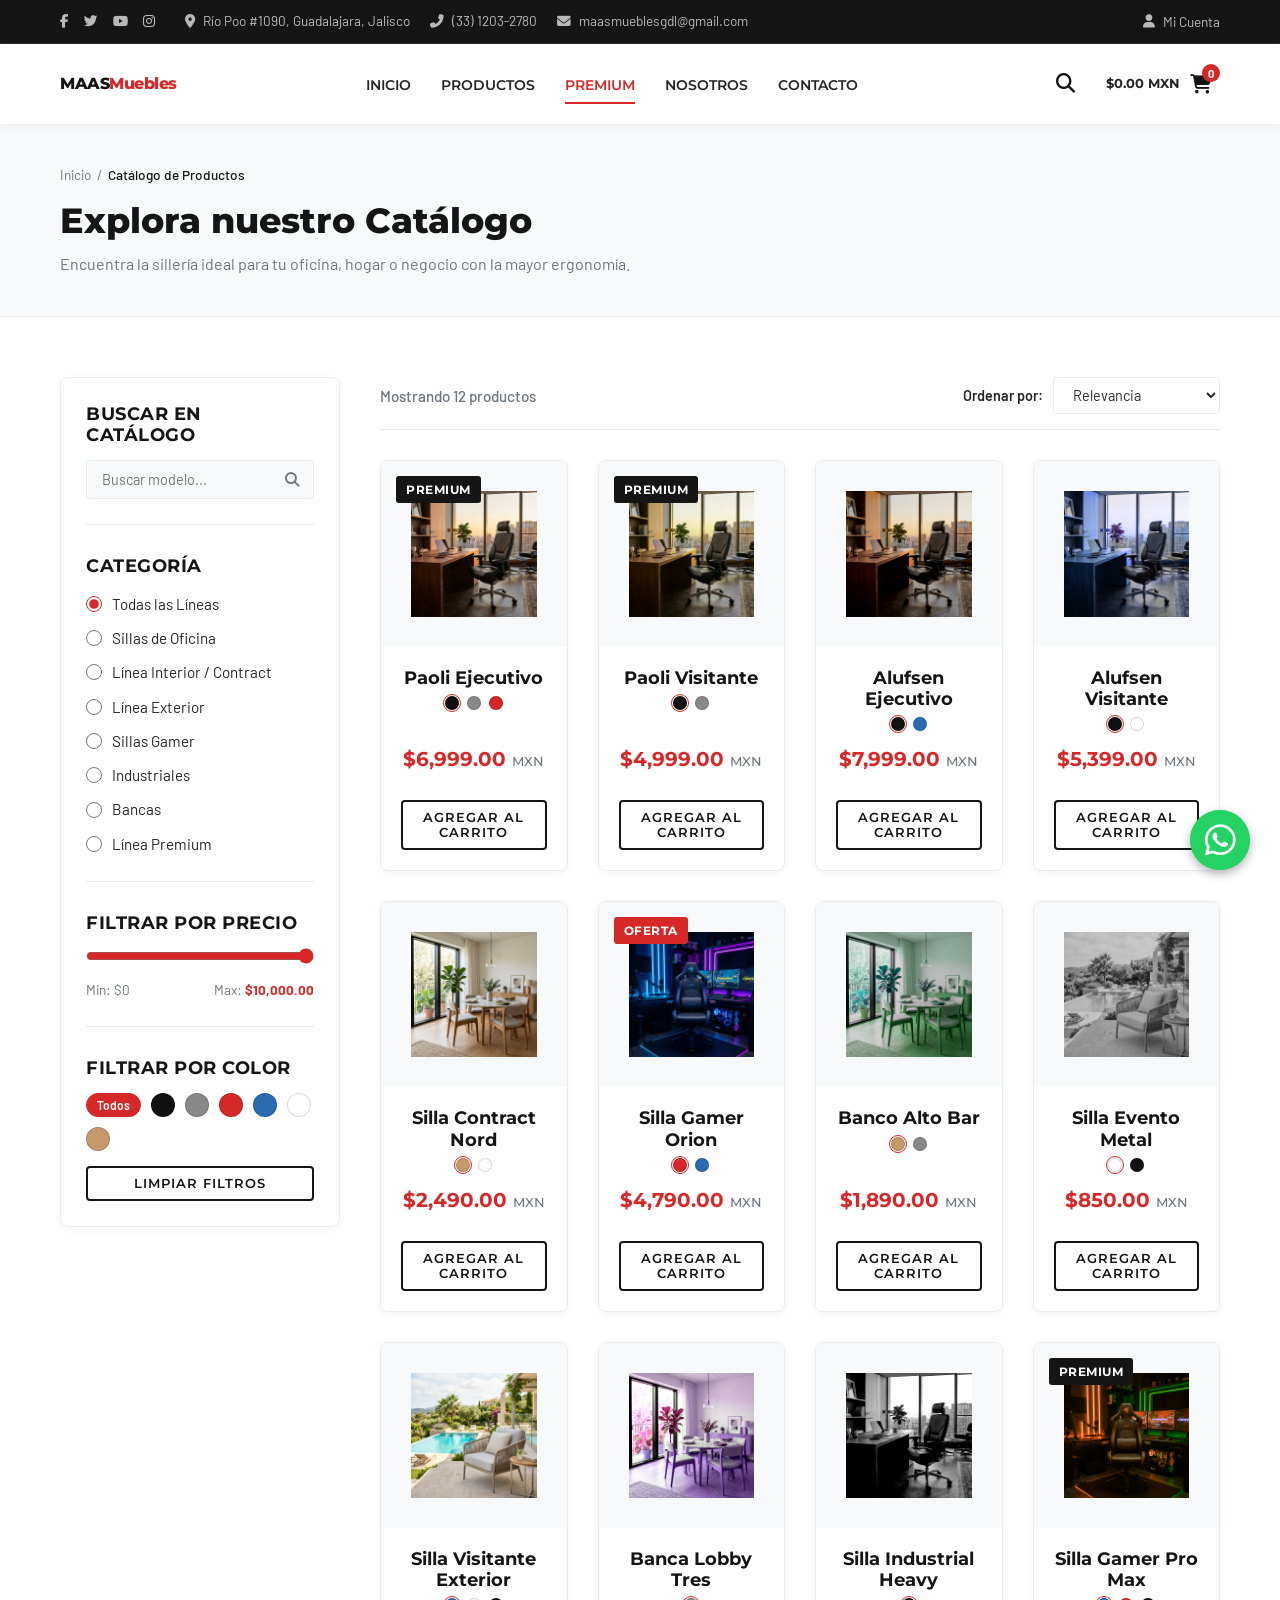
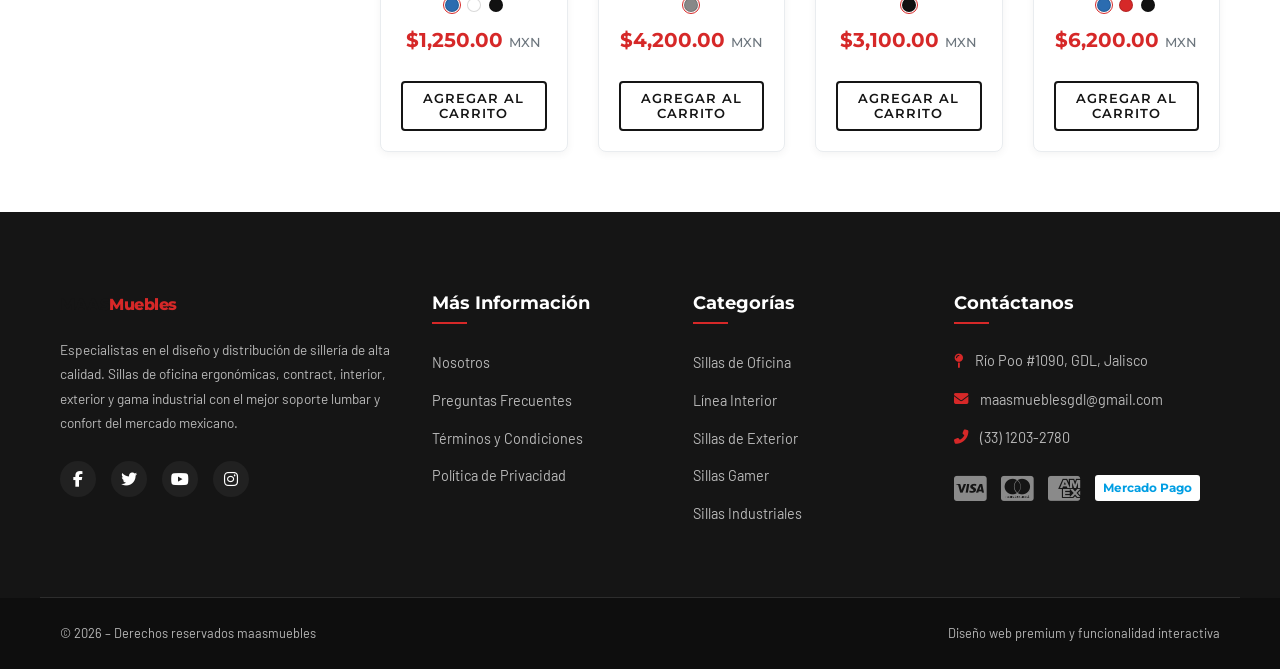
<file: premium.html>
<!DOCTYPE html>
<html lang="es">
<head>
    <meta charset="UTF-8">
    <meta name="viewport" content="width=device-width, initial-scale=1.0">
    <title>Catálogo de Productos – MAAS Muebles</title>
    <!-- Google Fonts -->
    <link rel="preconnect" href="https://fonts.googleapis.com">
    <link rel="preconnect" href="https://fonts.gstatic.com" crossorigin>
    <link href="https://fonts.googleapis.com/css2?family=Barlow:ital,wght@0,300;0,400;0,500;0,600;0,700;1,400&family=Montserrat:wght@300;400;500;600;700;800&display=swap" rel="stylesheet">
    <!-- FontAwesome for Icons -->
    <link rel="stylesheet" href="https://cdnjs.cloudflare.com/ajax/libs/font-awesome/6.4.0/css/all.min.css">
    <!-- Custom CSS -->
    <link rel="stylesheet" href="masmuebles.css">
</head>
<body id="catalog-page">

    <!-- Skip Link for accessibility -->
    <a href="#main-content" class="skip-link">Saltar al contenido principal</a>

    <!-- Top Bar -->
    <div class="top-bar">
        <div class="container top-bar-container">
            <div class="top-bar-left">
                <div class="social-links">
                    <a href="#" aria-label="Facebook"><i class="fab fa-facebook-f"></i></a>
                    <a href="#" aria-label="Twitter"><i class="fab fa-twitter"></i></a>
                    <a href="#" aria-label="YouTube"><i class="fab fa-youtube"></i></a>
                    <a href="#" aria-label="Instagram"><i class="fab fa-instagram"></i></a>
                </div>
                <div class="contact-info">
                    <span><i class="fas fa-map-marker-alt"></i> Río Poo #1090, Guadalajara, Jalisco</span>
                    <span><i class="fas fa-phone-alt"></i> (33) 1203-2780</span>
                    <span><i class="fas fa-envelope"></i> <a href="mailto:maasmueblesgdl@gmail.com">maasmueblesgdl@gmail.com</a></span>
                </div>
            </div>
            <div class="top-bar-right">
                <a href="#" id="account-btn"><i class="fas fa-user"></i> Mi Cuenta</a>
            </div>
        </div>
    </div>

    <!-- Main Navigation Header -->
    <header class="main-header">
        <div class="container header-container">
            <!-- Logo -->
            <a href="index.html" class="logo" aria-label="MAAS Muebles Inicio">
                <span class="logo-text">MAAS<span class="accent-text">Muebles</span></span>
            </a>

            <!-- Navigation Menu -->
            <nav class="main-nav" id="main-nav" aria-label="Menú principal">
                <ul>
                    <li><a href="index.html" class="nav-link">Inicio</a></li>
                    <li><a href="productos.html" class="nav-link">Productos</a></li>
                    <li><a href="#" class="nav-link active">Premium</a></li>
                    <li><a href="index.html#contacto" class="nav-link">Nosotros</a></li>
                    <li><a href="index.html#contacto" class="nav-link">Contacto</a></li>
                </ul>
            </nav>

            <!-- Navigation Controls -->
            <div class="header-controls">
                <button class="control-btn" id="search-trigger" aria-label="Buscar productos">
                    <i class="fas fa-search"></i>
                </button>
                <button class="control-btn" id="cart-trigger" aria-label="Ver carrito">
                    <span class="cart-subtotal" id="cart-subtotal">$0.00 MXN</span>
                    <div class="cart-icon-wrapper">
                        <i class="fas fa-shopping-cart"></i>
                        <span class="cart-count" id="cart-count">0</span>
                    </div>
                </button>
                <button class="mobile-menu-toggle" id="menu-toggle" aria-label="Abrir menú de navegación">
                    <i class="fas fa-bars"></i>
                </button>
            </div>
        </div>
    </header>

    <!-- Main Content -->
    <main id="main-content">
        
        <!-- Breadcrumb / Header section -->
        <section class="catalog-header">
            <div class="container">
                <div class="breadcrumb">
                    <a href="index.html">Inicio</a> &nbsp;/&nbsp; <span class="current">Catálogo de Productos</span>
                </div>
                <h1 class="catalog-title">Explora nuestro Catálogo</h1>
                <p class="catalog-subtitle">Encuentra la sillería ideal para tu oficina, hogar o negocio con la mayor ergonomía.</p>
            </div>
        </section>

        <!-- Catalog Container Layout -->
        <section class="catalog-section">
            <div class="container catalog-layout">
                
                <!-- Sidebar Filters -->
                <aside class="catalog-sidebar">
                    
                    <!-- Search Widget -->
                    <div class="sidebar-widget">
                        <h3>Buscar en Catálogo</h3>
                        <div class="sidebar-search-box">
                            <input type="text" id="sidebar-search-input" placeholder="Buscar modelo...">
                            <i class="fas fa-search"></i>
                        </div>
                    </div>

                    <!-- Category Filter -->
                    <div class="sidebar-widget">
                        <h3>Categoría</h3>
                        <ul class="filter-options-list">
                            <li>
                                <input type="radio" name="category-filter" id="cat-all" value="all" checked>
                                <label for="cat-all">Todas las Líneas</label>
                            </li>
                            <li>
                                <input type="radio" name="category-filter" id="cat-oficina" value="oficina">
                                <label for="cat-oficina">Sillas de Oficina</label>
                            </li>
                            <li>
                                <input type="radio" name="category-filter" id="cat-interior" value="interior">
                                <label for="cat-interior">Línea Interior / Contract</label>
                            </li>
                            <li>
                                <input type="radio" name="category-filter" id="cat-exterior" value="exterior">
                                <label for="cat-exterior">Línea Exterior</label>
                            </li>
                            <li>
                                <input type="radio" name="category-filter" id="cat-gamer" value="gamer">
                                <label for="cat-gamer">Sillas Gamer</label>
                            </li>
                            <li>
                                <input type="radio" name="category-filter" id="cat-industriales" value="industriales">
                                <label for="cat-industriales">Industriales</label>
                            </li>
                            <li>
                                <input type="radio" name="category-filter" id="cat-bancas" value="bancas">
                                <label for="cat-bancas">Bancas</label>
                            </li>
                            <li>
                                <input type="radio" name="category-filter" id="cat-premium" value="premium">
                                <label for="cat-premium">Línea Premium</label>
                            </li>
                        </ul>
                    </div>

                    <!-- Price Filter -->
                    <div class="sidebar-widget">
                        <h3>Filtrar por Precio</h3>
                        <div class="price-slider-wrapper">
                            <input type="range" id="price-range-slider" min="0" max="10000" step="200" value="10000" aria-label="Filtrar por precio máximo">
                            <div class="price-range-labels">
                                <span>Min: $0</span>
                                <span>Max: <strong id="price-range-val">$10,000.00</strong></span>
                            </div>
                        </div>
                    </div>

                    <!-- Color Filter -->
                    <div class="sidebar-widget">
                        <h3>Filtrar por Color</h3>
                        <div class="color-filter-swatches" id="color-filter-container">
                            <button class="color-filter-btn color-all active" data-color="all" title="Todos los colores">Todos</button>
                            <button class="color-filter-btn swatch color-black" data-color="Negro" title="Negro"></button>
                            <button class="color-filter-btn swatch color-gray" data-color="Gris" title="Gris"></button>
                            <button class="color-filter-btn swatch color-red" data-color="Rojo" title="Rojo"></button>
                            <button class="color-filter-btn swatch color-blue" data-color="Azul" title="Azul"></button>
                            <button class="color-filter-btn swatch color-white" data-color="Blanco" title="Blanco"></button>
                            <button class="color-filter-btn swatch color-wood" data-color="Madera" title="Madera"></button>
                        </div>
                    </div>

                    <!-- Clear Button -->
                    <button class="btn btn-outline btn-block btn-sm" id="btn-clear-filters">Limpiar Filtros</button>
                </aside>

                <!-- Catalog Grid Area -->
                <div class="catalog-main">
                    
                    <!-- Top Bar Results / Sorting -->
                    <div class="catalog-top-bar">
                        <div class="results-count" id="results-count">Mostrando 0 productos</div>
                        <div class="sort-selector-wrapper">
                            <label for="sort-select">Ordenar por:</label>
                            <select id="sort-select" class="sort-select">
                                <option value="relevance">Relevancia</option>
                                <option value="price-low">Precio: Bajo a Alto</option>
                                <option value="price-high">Precio: Alto a Bajo</option>
                                <option value="name-asc">Nombre: A-Z</option>
                            </select>
                        </div>
                    </div>

                    <!-- Dynamic Product Grid -->
                    <div class="products-grid" id="catalog-grid">
                        <!-- Filled by JavaScript -->
                    </div>
                </div>

            </div>
        </section>

    </main>

    <!-- Footer -->
    <footer class="main-footer">
        <div class="container footer-grid">
            <!-- Col 1 -->
            <div class="footer-col brand-col">
                <a href="index.html" class="logo footer-logo">
                    <span class="logo-text">MAAS<span class="accent-text">Muebles</span></span>
                </a>
                <p class="brand-desc">Especialistas en el diseño y distribución de sillería de alta calidad. Sillas de oficina ergonómicas, contract, interior, exterior y gama industrial con el mejor soporte lumbar y confort del mercado mexicano.</p>
                <div class="social-links footer-socials">
                    <a href="#" aria-label="Facebook"><i class="fab fa-facebook-f"></i></a>
                    <a href="#" aria-label="Twitter"><i class="fab fa-twitter"></i></a>
                    <a href="#" aria-label="YouTube"><i class="fab fa-youtube"></i></a>
                    <a href="#" aria-label="Instagram"><i class="fab fa-instagram"></i></a>
                </div>
            </div>
            <!-- Col 2 -->
            <div class="footer-col">
                <h3>Más Información</h3>
                <ul class="footer-links">
                    <li><a href="#">Nosotros</a></li>
                    <li><a href="#">Preguntas Frecuentes</a></li>
                    <li><a href="#">Términos y Condiciones</a></li>
                    <li><a href="#">Política de Privacidad</a></li>
                </ul>
            </div>
            <!-- Col 3 -->
            <div class="footer-col">
                <h3>Categorías</h3>
                <ul class="footer-links">
                    <li><a href="productos.html?cat=oficina">Sillas de Oficina</a></li>
                    <li><a href="productos.html?cat=interior">Línea Interior</a></li>
                    <li><a href="productos.html?cat=exterior">Sillas de Exterior</a></li>
                    <li><a href="productos.html?cat=gamer">Sillas Gamer</a></li>
                    <li><a href="productos.html?cat=industriales">Sillas Industriales</a></li>
                </ul>
            </div>
            <!-- Col 4 -->
            <div class="footer-col contact-col">
                <h3>Contáctanos</h3>
                <ul class="footer-contact-list">
                    <li><i class="fas fa-map-pin"></i> Río Poo #1090, GDL, Jalisco</li>
                    <li><i class="fas fa-envelope"></i> <a href="mailto:maasmueblesgdl@gmail.com">maasmueblesgdl@gmail.com</a></li>
                    <li><i class="fas fa-phone-alt"></i> (33) 1203-2780</li>
                </ul>
                <div class="payment-methods">
                    <i class="fab fa-cc-visa" title="Visa"></i>
                    <i class="fab fa-cc-mastercard" title="Mastercard"></i>
                    <i class="fab fa-cc-amex" title="American Express"></i>
                    <span class="mercado-pago-badge">Mercado Pago</span>
                </div>
            </div>
        </div>
        <div class="footer-bottom">
            <div class="container footer-bottom-container">
                <p>&copy; 2026 – Derechos reservados maasmuebles</p>
                <p>Diseño web premium y funcionalidad interactiva</p>
            </div>
        </div>
    </footer>

    <!-- Shopping Cart Drawer (Slide-out panel) -->
    <div class="cart-drawer" id="cart-drawer">
        <div class="cart-drawer-overlay" id="cart-overlay"></div>
        <div class="cart-drawer-content">
            <div class="cart-drawer-header">
                <h3>Tu Carrito</h3>
                <button class="close-drawer" id="cart-close" aria-label="Cerrar carrito"><i class="fas fa-times"></i></button>
            </div>
            <div class="cart-drawer-body" id="cart-items-container">
                <!-- Dynamic cart items will be loaded here by JavaScript -->
            </div>
            <div class="cart-drawer-footer">
                <div class="cart-summary-row">
                    <span>Subtotal:</span>
                    <span class="cart-drawer-subtotal" id="cart-drawer-subtotal">$0.00 MXN</span>
                </div>
                <p class="shipping-notice">Gastos de envío e impuestos calculados al finalizar la compra.</p>
                <div class="cart-actions">
                    <button class="btn btn-outline btn-block" id="clear-cart-btn">Vaciar Carrito</button>
                    <button class="btn btn-primary btn-block checkout-btn" id="checkout-btn">Finalizar Compra</button>
                </div>
            </div>
        </div>
    </div>

    <!-- Search Modal Overlay -->
    <div class="search-modal" id="search-modal">
        <button class="close-search" id="search-close" aria-label="Cerrar buscador"><i class="fas fa-times"></i></button>
        <div class="search-modal-content">
            <h2>Buscar Productos</h2>
            <form class="search-form" id="search-modal-form">
                <input type="search" id="search-input" placeholder="Escribe el nombre de la silla..." autofocus>
                <button type="submit" aria-label="Buscar"><i class="fas fa-search"></i></button>
            </form>
            <div class="search-results" id="search-results-container">
                <!-- Search results will show here dynamically -->
            </div>
        </div>
    </div>

    <!-- Quick View Modal -->
    <div class="quick-view-modal" id="quick-view-modal">
        <div class="quick-view-overlay" id="quick-view-close-overlay"></div>
        <div class="quick-view-content">
            <button class="close-quick-view" id="quick-view-close" aria-label="Cerrar vista rápida"><i class="fas fa-times"></i></button>
            <div class="quick-view-body" id="quick-view-body">
                <!-- Dynamically populated by JS -->
            </div>
        </div>
    </div>

    <!-- WhatsApp Floating Button -->
    <a href="https://wa.me/523311367260" class="whatsapp-float" target="_blank" rel="noopener noreferrer" aria-label="Chatear por WhatsApp">
        <i class="fab fa-whatsapp"></i>
        <span class="whatsapp-tooltip">¿Necesitas ayuda? ¡Escríbenos!</span>
    </a>

    <!-- Custom JavaScript -->
    <script src="masmuebles.js" defer></script>
</body>
</html>
</file>
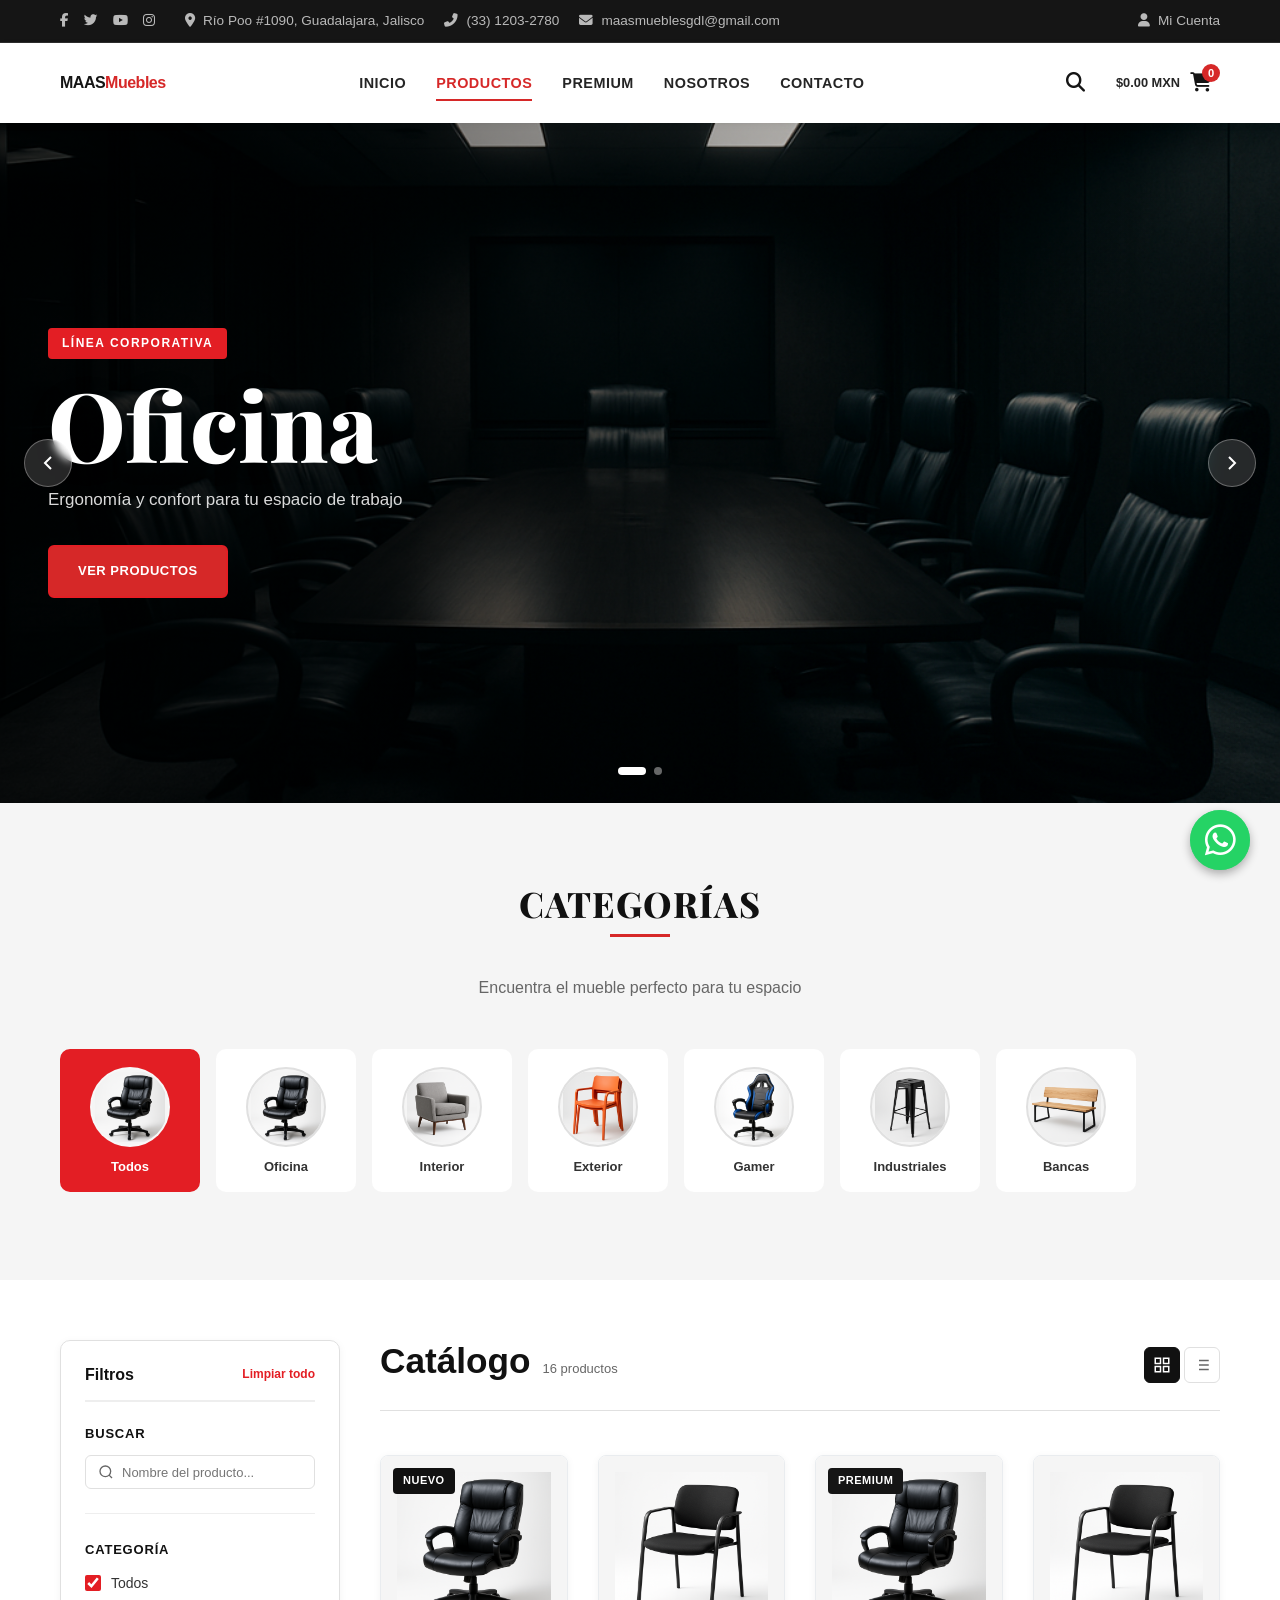
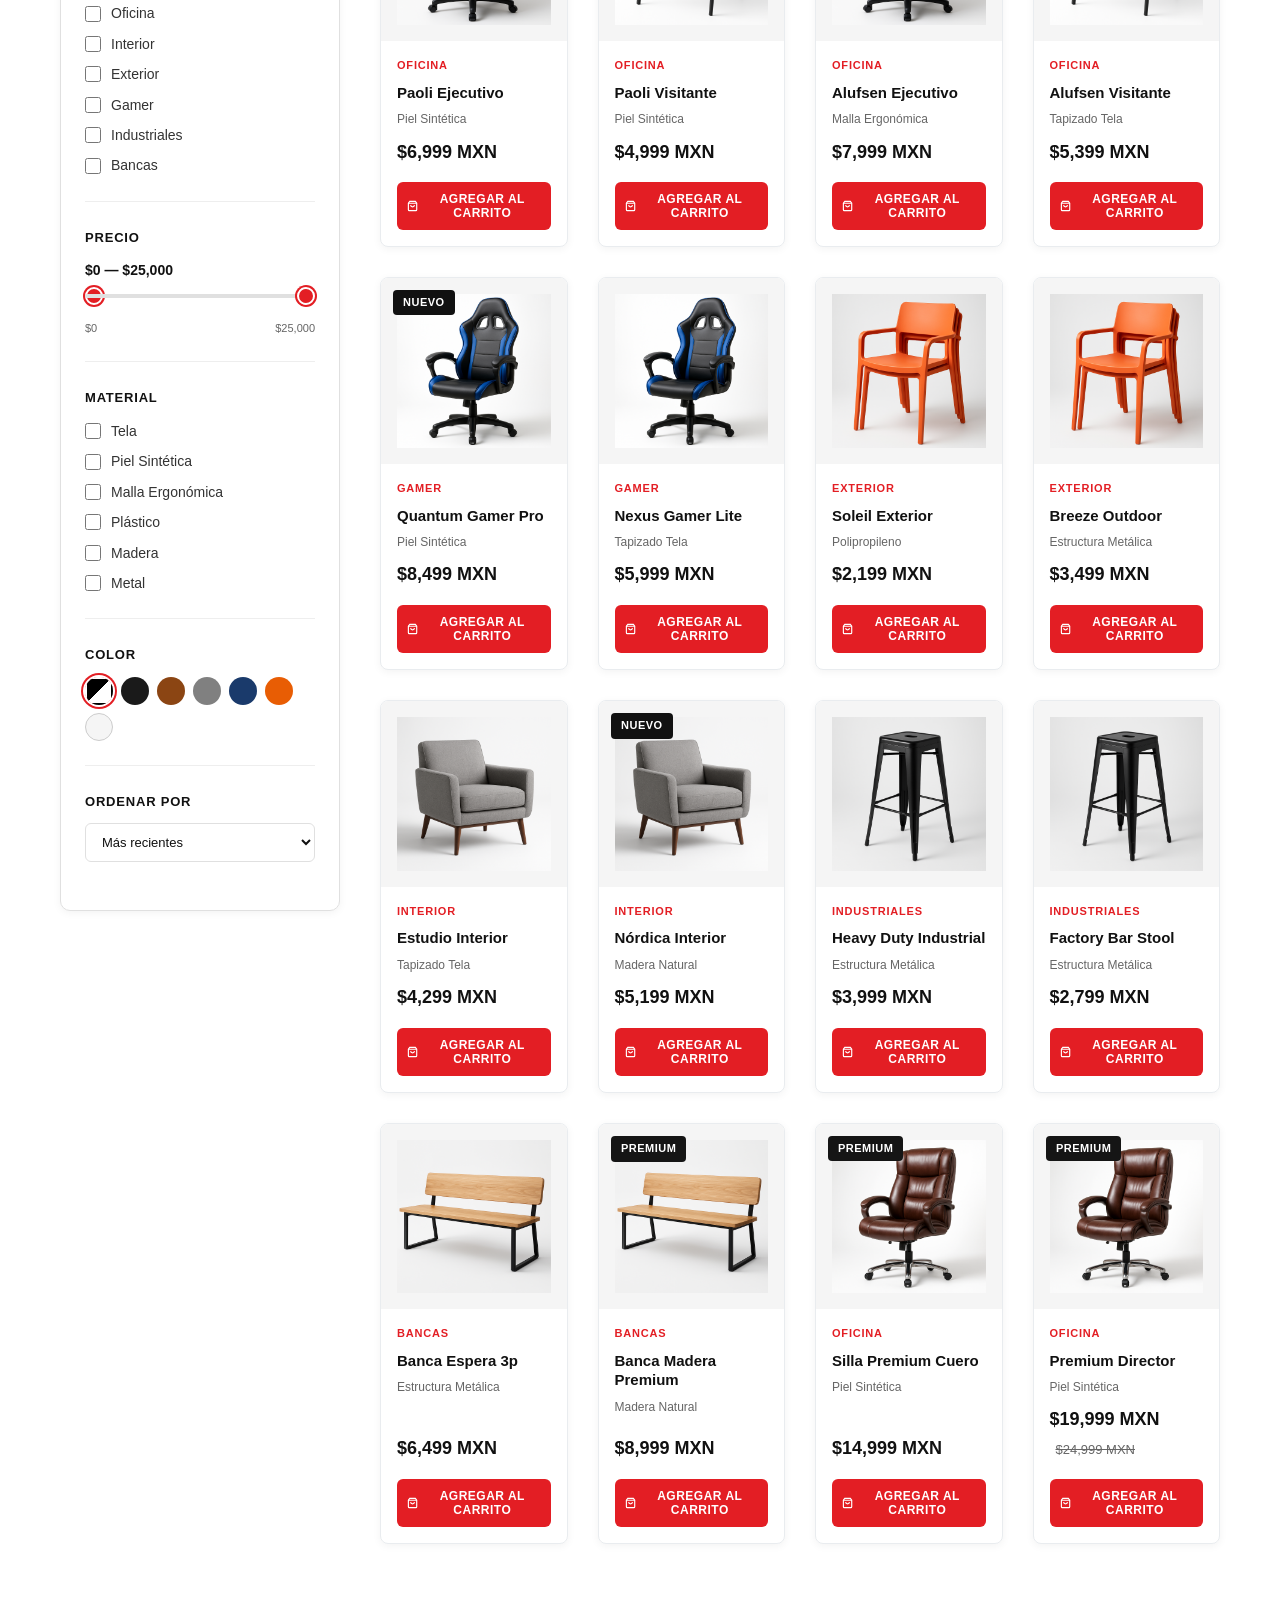
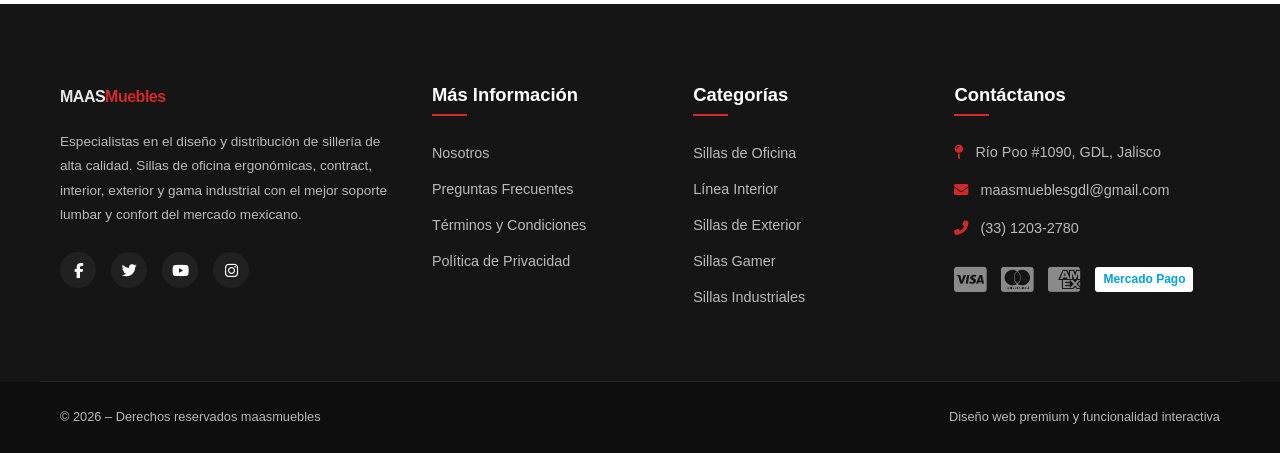
<file: productos.html>
<!DOCTYPE html>
<html lang="es">
<head>
  <meta charset="UTF-8" />
  <meta name="viewport" content="width=device-width, initial-scale=1.0" />
  <meta name="description" content="MAAS Muebles — Venta en línea de sillas para oficina, interiores y exteriores. Fabricantes mexicanos, productos de exportación." />
  <title>MAAS Muebles — Catálogo de Sillas</title>
  <link rel="preconnect" href="https://fonts.googleapis.com" />
  <link rel="preconnect" href="https://fonts.gstatic.com" crossorigin />
  <link href="https://fonts.googleapis.com/css2?family=Inter:wght@300;400;500;600;700;800&family=Playfair+Display:wght@700;800&display=swap" rel="stylesheet" />
  <!-- FontAwesome for Icons -->
  <link rel="stylesheet" href="https://cdnjs.cloudflare.com/ajax/libs/font-awesome/6.4.0/css/all.min.css">
  <!-- Custom CSS -->
  <link rel="stylesheet" href="styles.css" />
  <link rel="stylesheet" href="masmuebles.css">
</head>
<body>
<div class="top-bar">
        <div class="container top-bar-container">
            <div class="top-bar-left">
                <div class="social-links">
                    <a href="#" aria-label="Facebook"><i class="fab fa-facebook-f"></i></a>
                    <a href="#" aria-label="Twitter"><i class="fab fa-twitter"></i></a>
                    <a href="#" aria-label="YouTube"><i class="fab fa-youtube"></i></a>
                    <a href="#" aria-label="Instagram"><i class="fab fa-instagram"></i></a>
                </div>
                <div class="contact-info">
                    <span><i class="fas fa-map-marker-alt"></i> Río Poo #1090, Guadalajara, Jalisco</span>
                    <span><i class="fas fa-phone-alt"></i> (33) 1203-2780</span>
                    <span><i class="fas fa-envelope"></i> <a href="mailto:maasmueblesgdl@gmail.com">maasmueblesgdl@gmail.com</a></span>
                </div>
            </div>
            <div class="top-bar-right">
                <a href="#" id="account-btn"><i class="fas fa-user"></i> Mi Cuenta</a>
            </div>
        </div>
    </div>

    <!-- Main Navigation Header -->
    <header class="main-header">
        <div class="container header-container">
            <!-- Logo -->
            <a href="#" class="logo" aria-label="MAAS Muebles Inicio">
                <span class="logo-text">MAAS<span class="accent-text">Muebles</span></span>
            </a>

            <!-- Navigation Menu -->
            <nav class="main-nav" id="main-nav" aria-label="Menú principal">
                <ul>
                    <li><a href="index.html" class="nav-link">Inicio</a></li>
                    <li><a href="#" class="nav-link active">Productos</a></li>
                    <li><a href="premium.html" class="nav-link">Premium</a></li>
                    <li><a href="index.html#contacto" class="nav-link">Nosotros</a></li>
                    <li><a href="index.html#contacto" class="nav-link">Contacto</a></li>
                </ul>
            </nav>

            <!-- Navigation Controls -->
            <div class="header-controls">
                <button class="control-btn" id="search-trigger" aria-label="Buscar productos">
                    <i class="fas fa-search"></i>
                </button>
                <button class="control-btn" id="cart-trigger" aria-label="Ver carrito">
                    <span class="cart-subtotal" id="cart-subtotal">$0.00 MXN</span>
                    <div class="cart-icon-wrapper">
                        <i class="fas fa-shopping-cart"></i>
                        <span class="cart-count" id="cart-count">0</span>
                    </div>
                </button>
                <button class="mobile-menu-toggle" id="menu-toggle" aria-label="Abrir menú de navegación">
                    <i class="fas fa-bars"></i>
                </button>
            </div>
        </div>
    </header>

  <!-- HERO SLIDER -->
  <section class="hero" id="hero" aria-label="Presentación">
    <div class="hero__slides" id="heroSlides">
      <div class="hero__slide active" style="background-image: url('images/hero-oficina.png')">
        <div class="hero__overlay"></div>
        <div class="hero__content">
          <span class="hero__tag">Línea Corporativa</span>
          <h1 class="hero__title">Oficina</h1>
          <p class="hero__sub">Ergonomía y confort para tu espacio de trabajo</p>
          <a href="#catalogo" class="btn-primary">Ver Productos</a>
        </div>
      </div>
      <div class="hero__slide" style="background-image: url('images/hero-premium.png')">
        <div class="hero__overlay"></div>
        <div class="hero__content">
          <span class="hero__tag">Exclusivo</span>
          <h1 class="hero__title">Premium</h1>
          <p class="hero__sub">Diseño de exportación, 100% mexicano</p>
          <a href="#catalogo" class="btn-primary">Explorar Línea</a>
        </div>
      </div>
    </div>
    <button class="hero__btn prev" id="heroPrev" aria-label="Diapositiva anterior">
      <svg width="24" height="24" viewBox="0 0 24 24" fill="none" stroke="currentColor" stroke-width="2"><polyline points="15,18 9,12 15,6"/></svg>
    </button>
    <button class="hero__btn next" id="heroNext" aria-label="Diapositiva siguiente">
      <svg width="24" height="24" viewBox="0 0 24 24" fill="none" stroke="currentColor" stroke-width="2"><polyline points="9,18 15,12 9,6"/></svg>
    </button>
    <div class="hero__dots" id="heroDots">
      <button class="hero__dot active" aria-label="Ir a diapositiva 1"></button>
      <button class="hero__dot" aria-label="Ir a diapositiva 2"></button>
    </div>
  </section>

  <!-- CATEGORIES -->
  <section class="categories" id="categorias" aria-labelledby="catTitle">
    <div class="container">
      <div class="section-header">
        <h2 class="section-title" id="catTitle">Categorías</h2>
        <p class="section-sub">Encuentra el mueble perfecto para tu espacio</p>
      </div>
      <div class="categories__grid">
        <button class="cat-card active" data-cat="todos" aria-pressed="true">
          <div class="cat-card__img-wrap">
            <img src="images/silla-ejecutiva.png" alt="Todos los productos" loading="lazy" />
          </div>
          <span>Todos</span>
        </button>
        <button class="cat-card" data-cat="oficina" aria-pressed="false">
          <div class="cat-card__img-wrap">
            <img src="images/silla-ejecutiva.png" alt="Sillas de oficina" loading="lazy" />
          </div>
          <span>Oficina</span>
        </button>
        <button class="cat-card" data-cat="interior" aria-pressed="false">
          <div class="cat-card__img-wrap">
            <img src="images/silla-interior.png" alt="Sillas de interior" loading="lazy" />
          </div>
          <span>Interior</span>
        </button>
        <button class="cat-card" data-cat="exterior" aria-pressed="false">
          <div class="cat-card__img-wrap">
            <img src="images/silla-exterior.png" alt="Sillas de exterior" loading="lazy" />
          </div>
          <span>Exterior</span>
        </button>
        <button class="cat-card" data-cat="gamer" aria-pressed="false">
          <div class="cat-card__img-wrap">
            <img src="images/silla-gamer.png" alt="Sillas gamer" loading="lazy" />
          </div>
          <span>Gamer</span>
        </button>
        <button class="cat-card" data-cat="industrial" aria-pressed="false">
          <div class="cat-card__img-wrap">
            <img src="images/silla-industrial.png" alt="Muebles industriales" loading="lazy" />
          </div>
          <span>Industriales</span>
        </button>
        <button class="cat-card" data-cat="bancas" aria-pressed="false">
          <div class="cat-card__img-wrap">
            <img src="images/banca.png" alt="Bancas" loading="lazy" />
          </div>
          <span>Bancas</span>
        </button>
      </div>
    </div>
  </section>

  <!-- CATALOG -->
  <section class="catalog-section" id="catalogo" aria-labelledby="catlogTitle">
    <div class="container catalog-layout">

      <!-- SIDEBAR FILTERS -->
      <aside class="sidebar" id="sidebar" aria-label="Filtros">
        <div class="sidebar__header">
          <h2 class="sidebar__title">Filtros</h2>
          <button class="sidebar__clear" id="clearFilters" aria-label="Limpiar filtros">Limpiar todo</button>
        </div>

        <!-- Search filter -->
        <div class="filter-group">
          <h3 class="filter-group__title">Buscar</h3>
          <div class="filter-search">
            <svg width="16" height="16" viewBox="0 0 24 24" fill="none" stroke="currentColor" stroke-width="2"><circle cx="11" cy="11" r="8"/><path d="m21 21-4.35-4.35"/></svg>
            <input type="search" id="filterSearch" placeholder="Nombre del producto..." class="filter-input" aria-label="Filtrar por nombre" />
          </div>
        </div>

        <!-- Category filter -->
        <div class="filter-group">
          <h3 class="filter-group__title">Categoría</h3>
          <div class="filter-options" role="group" aria-label="Filtrar por categoría">
            <label class="filter-checkbox"><input type="checkbox" name="cat" value="todos" checked /> <span>Todos</span></label>
            <label class="filter-checkbox"><input type="checkbox" name="cat" value="oficina" /> <span>Oficina</span></label>
            <label class="filter-checkbox"><input type="checkbox" name="cat" value="interior" /> <span>Interior</span></label>
            <label class="filter-checkbox"><input type="checkbox" name="cat" value="exterior" /> <span>Exterior</span></label>
            <label class="filter-checkbox"><input type="checkbox" name="cat" value="gamer" /> <span>Gamer</span></label>
            <label class="filter-checkbox"><input type="checkbox" name="cat" value="industrial" /> <span>Industriales</span></label>
            <label class="filter-checkbox"><input type="checkbox" name="cat" value="bancas" /> <span>Bancas</span></label>
          </div>
        </div>

        <!-- Price filter -->
        <div class="filter-group">
          <h3 class="filter-group__title">Precio</h3>
          <div class="price-display">
            <span id="priceMin">$0</span> — <span id="priceMax">$25,000</span>
          </div>
          <div class="range-wrap">
            <input type="range" id="rangeMin" min="0" max="25000" value="0" step="500" class="range-slider" aria-label="Precio mínimo" />
            <input type="range" id="rangeMax" min="0" max="25000" value="25000" step="500" class="range-slider" aria-label="Precio máximo" />
          </div>
          <div class="price-labels">
            <span>$0</span><span>$25,000</span>
          </div>
        </div>

        <!-- Material filter -->
        <div class="filter-group">
          <h3 class="filter-group__title">Material</h3>
          <div class="filter-options" role="group" aria-label="Filtrar por material">
            <label class="filter-checkbox"><input type="checkbox" name="mat" value="tela" /> <span>Tela</span></label>
            <label class="filter-checkbox"><input type="checkbox" name="mat" value="piel" /> <span>Piel Sintética</span></label>
            <label class="filter-checkbox"><input type="checkbox" name="mat" value="malla" /> <span>Malla Ergonómica</span></label>
            <label class="filter-checkbox"><input type="checkbox" name="mat" value="plastico" /> <span>Plástico</span></label>
            <label class="filter-checkbox"><input type="checkbox" name="mat" value="madera" /> <span>Madera</span></label>
            <label class="filter-checkbox"><input type="checkbox" name="mat" value="metal" /> <span>Metal</span></label>
          </div>
        </div>

        <!-- Color filter -->
        <div class="filter-group">
          <h3 class="filter-group__title">Color</h3>
          <div class="color-options" role="group" aria-label="Filtrar por color">
            <button class="color-swatch active" data-color="todos" style="background: linear-gradient(135deg,#000 50%,#fff 50%)" aria-label="Todos los colores" title="Todos"></button>
            <button class="color-swatch" data-color="negro" style="background:#1a1a1a" aria-label="Negro" title="Negro"></button>
            <button class="color-swatch" data-color="cafe" style="background:#8B4513" aria-label="Café" title="Café"></button>
            <button class="color-swatch" data-color="gris" style="background:#808080" aria-label="Gris" title="Gris"></button>
            <button class="color-swatch" data-color="azul" style="background:#1a3a6b" aria-label="Azul" title="Azul"></button>
            <button class="color-swatch" data-color="naranja" style="background:#e85d04" aria-label="Naranja" title="Naranja"></button>
            <button class="color-swatch" data-color="blanco" style="background:#f5f5f5;border:1px solid #ccc" aria-label="Blanco" title="Blanco"></button>
          </div>
        </div>

        <!-- Sort filter -->
        <div class="filter-group">
          <h3 class="filter-group__title">Ordenar por</h3>
          <select class="filter-select" id="sortSelect" aria-label="Ordenar productos">
            <option value="default">Más recientes</option>
            <option value="price-asc">Precio: Menor a Mayor</option>
            <option value="price-desc">Precio: Mayor a Menor</option>
            <option value="name-asc">Nombre A–Z</option>
            <option value="name-desc">Nombre Z–A</option>
          </select>
        </div>

        <!-- Mobile close -->
        <button class="sidebar__close-mobile" id="closeSidebar" aria-label="Cerrar filtros">✕ Cerrar</button>
      </aside>

      <!-- MAIN CATALOG -->
      <main class="catalog-main" aria-label="Catálogo de productos">
        <div class="catalog-toolbar">
          <div class="catalog-toolbar__left">
            <h2 class="catalog-title" id="catlogTitle">Catálogo</h2>
            <span class="catalog-count" id="catalogCount">0 productos</span>
          </div>
          <div class="catalog-toolbar__right">
            <button class="filter-toggle" id="filterToggle" aria-label="Abrir filtros">
              <svg width="18" height="18" viewBox="0 0 24 24" fill="none" stroke="currentColor" stroke-width="2"><line x1="4" y1="6" x2="20" y2="6"/><line x1="8" y1="12" x2="16" y2="12"/><line x1="11" y1="18" x2="13" y2="18"/></svg>
              Filtros
            </button>
            <div class="view-toggle">
              <button class="view-btn active" id="gridView" aria-label="Vista cuadrícula" aria-pressed="true">
                <svg width="18" height="18" viewBox="0 0 24 24" fill="none" stroke="currentColor" stroke-width="2"><rect x="3" y="3" width="7" height="7"/><rect x="14" y="3" width="7" height="7"/><rect x="3" y="14" width="7" height="7"/><rect x="14" y="14" width="7" height="7"/></svg>
              </button>
              <button class="view-btn" id="listView" aria-label="Vista lista" aria-pressed="false">
                <svg width="18" height="18" viewBox="0 0 24 24" fill="none" stroke="currentColor" stroke-width="2"><line x1="8" y1="6" x2="21" y2="6"/><line x1="8" y1="12" x2="21" y2="12"/><line x1="8" y1="18" x2="21" y2="18"/><line x1="3" y1="6" x2="3.01" y2="6"/><line x1="3" y1="12" x2="3.01" y2="12"/><line x1="3" y1="18" x2="3.01" y2="18"/></svg>
              </button>
            </div>
          </div>
        </div>

        <!-- Active Filters Tags -->
        <div class="active-filters" id="activeFilters" aria-live="polite"></div>

        <!-- Product grid -->
        <div class="products-grid" id="productsGrid" aria-label="Productos">
          <!-- Rendered by JS -->
        </div>

        <!-- No results -->
        <div class="no-results" id="noResults" aria-live="polite">
          <svg width="64" height="64" viewBox="0 0 24 24" fill="none" stroke="currentColor" stroke-width="1.5"><circle cx="11" cy="11" r="8"/><path d="m21 21-4.35-4.35"/><line x1="8" y1="11" x2="14" y2="11"/></svg>
          <h3>Sin resultados</h3>
          <p>Intenta con otros filtros o busca otro producto.</p>
          <button class="btn-primary" onclick="resetAllFilters()">Limpiar filtros</button>
        </div>
      </main>
    </div>
  </section>

  <footer class="main-footer">
        <div class="container footer-grid">
            <!-- Col 1 -->
            <div class="footer-col brand-col">
                <a href="#" class="logo footer-logo">
                    <span class="logo-text">MAAS<span class="accent-text">Muebles</span></span>
                </a>
                <p class="brand-desc">Especialistas en el diseño y distribución de sillería de alta calidad. Sillas de oficina ergonómicas, contract, interior, exterior y gama industrial con el mejor soporte lumbar y confort del mercado mexicano.</p>
                <div class="social-links footer-socials">
                    <a href="#" aria-label="Facebook"><i class="fab fa-facebook-f"></i></a>
                    <a href="#" aria-label="Twitter"><i class="fab fa-twitter"></i></a>
                    <a href="#" aria-label="YouTube"><i class="fab fa-youtube"></i></a>
                    <a href="#" aria-label="Instagram"><i class="fab fa-instagram"></i></a>
                </div>
            </div>
            <!-- Col 2 -->
            <div class="footer-col">
                <h3>Más Información</h3>
                <ul class="footer-links">
                    <li><a href="#">Nosotros</a></li>
                    <li><a href="#">Preguntas Frecuentes</a></li>
                    <li><a href="#">Términos y Condiciones</a></li>
                    <li><a href="#">Política de Privacidad</a></li>
                </ul>
            </div>
            <!-- Col 3 -->
            <div class="footer-col">
                <h3>Categorías</h3>
                <ul class="footer-links">
                    <li><a href="#productos" class="footer-cat-link" data-cat="oficina">Sillas de Oficina</a></li>
                    <li><a href="#productos" class="footer-cat-link" data-cat="interior">Línea Interior</a></li>
                    <li><a href="#productos" class="footer-cat-link" data-cat="exterior">Sillas de Exterior</a></li>
                    <li><a href="#productos" class="footer-cat-link" data-cat="gamer">Sillas Gamer</a></li>
                    <li><a href="#productos" class="footer-cat-link" data-cat="industriales">Sillas Industriales</a></li>
                </ul>
            </div>
            <!-- Col 4 -->
            <div class="footer-col contact-col">
                <h3>Contáctanos</h3>
                <ul class="footer-contact-list">
                    <li><i class="fas fa-map-pin"></i> Río Poo #1090, GDL, Jalisco</li>
                    <li><i class="fas fa-envelope"></i> <a href="mailto:maasmueblesgdl@gmail.com">maasmueblesgdl@gmail.com</a></li>
                    <li><i class="fas fa-phone-alt"></i> (33) 1203-2780</li>
                </ul>
                <div class="payment-methods">
                    <i class="fab fa-cc-visa" title="Visa"></i>
                    <i class="fab fa-cc-mastercard" title="Mastercard"></i>
                    <i class="fab fa-cc-amex" title="American Express"></i>
                    <span class="mercado-pago-badge">Mercado Pago</span>
                </div>
            </div>
        </div>
        <div class="footer-bottom">
            <div class="container footer-bottom-container">
                <p>&copy; 2026 – Derechos reservados maasmuebles</p>
                <p>Diseño web premium y funcionalidad interactiva</p>
            </div>
        </div>
    </footer>

    <!-- Shopping Cart Drawer (Slide-out panel) -->
    <div class="cart-drawer" id="cart-drawer">
        <div class="cart-drawer-overlay" id="cart-overlay"></div>
        <div class="cart-drawer-content">
            <div class="cart-drawer-header">
                <h3>Tu Carrito</h3>
                <button class="close-drawer" id="cart-close" aria-label="Cerrar carrito"><i class="fas fa-times"></i></button>
            </div>
            <div class="cart-drawer-body" id="cart-items-container">
                <!-- Dynamic cart items will be loaded here by JavaScript -->
                <div class="empty-cart-msg">
                    <i class="fas fa-shopping-basket"></i>
                    <p>Tu carrito está vacío.</p>
                    <a href="#productos" class="btn btn-primary btn-sm close-drawer-action">Explorar catálogo</a>
                </div>
            </div>
            <div class="cart-drawer-footer">
                <div class="cart-summary-row">
                    <span>Subtotal:</span>
                    <span class="cart-drawer-subtotal" id="cart-drawer-subtotal">$0.00 MXN</span>
                </div>
                <p class="shipping-notice">Gastos de envío e impuestos calculados al finalizar la compra.</p>
                <div class="cart-actions">
                    <button class="btn btn-outline btn-block" id="clear-cart-btn">Vaciar Carrito</button>
                    <button class="btn btn-primary btn-block checkout-btn" id="checkout-btn">Finalizar Compra</button>
                </div>
            </div>
        </div>
    </div>

    <!-- Search Modal Overlay -->
    <div class="search-modal" id="search-modal">
        <button class="close-search" id="search-close" aria-label="Cerrar buscador"><i class="fas fa-times"></i></button>
        <div class="search-modal-content">
            <h2>Buscar Productos</h2>
            <form class="search-form" id="search-modal-form">
                <input type="search" id="search-input" placeholder="Escribe el nombre de la silla..." autofocus>
                <button type="submit" aria-label="Buscar"><i class="fas fa-search"></i></button>
            </form>
            <div class="search-results" id="search-results-container">
                <!-- Search results will show here dynamically -->
            </div>
        </div>
    </div>

    <!-- Quick View Modal -->
    <div class="quick-view-modal" id="quick-view-modal">
        <div class="quick-view-overlay" id="quick-view-close-overlay"></div>
        <div class="quick-view-content">
            <button class="close-quick-view" id="quick-view-close" aria-label="Cerrar vista rápida"><i class="fas fa-times"></i></button>
            <div class="quick-view-body" id="quick-view-body">
                <!-- Dynamically populated by JS -->
            </div>
        </div>
    </div>

    <!-- WhatsApp Floating Button -->
    <a href="https://wa.me/523311367260" class="whatsapp-float" target="_blank" rel="noopener noreferrer" aria-label="Chatear por WhatsApp">
        <i class="fab fa-whatsapp"></i>
        <span class="whatsapp-tooltip">¿Necesitas ayuda? ¡Escríbenos!</span>
    </a>


  <!-- PRODUCT QUICK VIEW MODAL -->
  <div class="modal-overlay" id="modalOverlay" hidden aria-modal="true" role="dialog" aria-labelledby="modalTitle">
    <div class="modal">
      <button class="modal__close" id="modalClose" aria-label="Cerrar">✕</button>
      <div class="modal__content" id="modalContent"></div>
    </div>
  </div>

  <!-- CART TOAST -->
  <div class="toast" id="cartToast" role="status" aria-live="polite">
    Producto agregado al carrito
  </div>

  <!-- MOBILE FILTER OVERLAY -->
  <div class="sidebar-overlay" id="sidebarOverlay" hidden aria-hidden="true"></div>

  <!-- Custom JavaScript -->
  <script src="masmuebles.js"></script>
  <script src="app.js"></script>
</body>
</html>
</file>
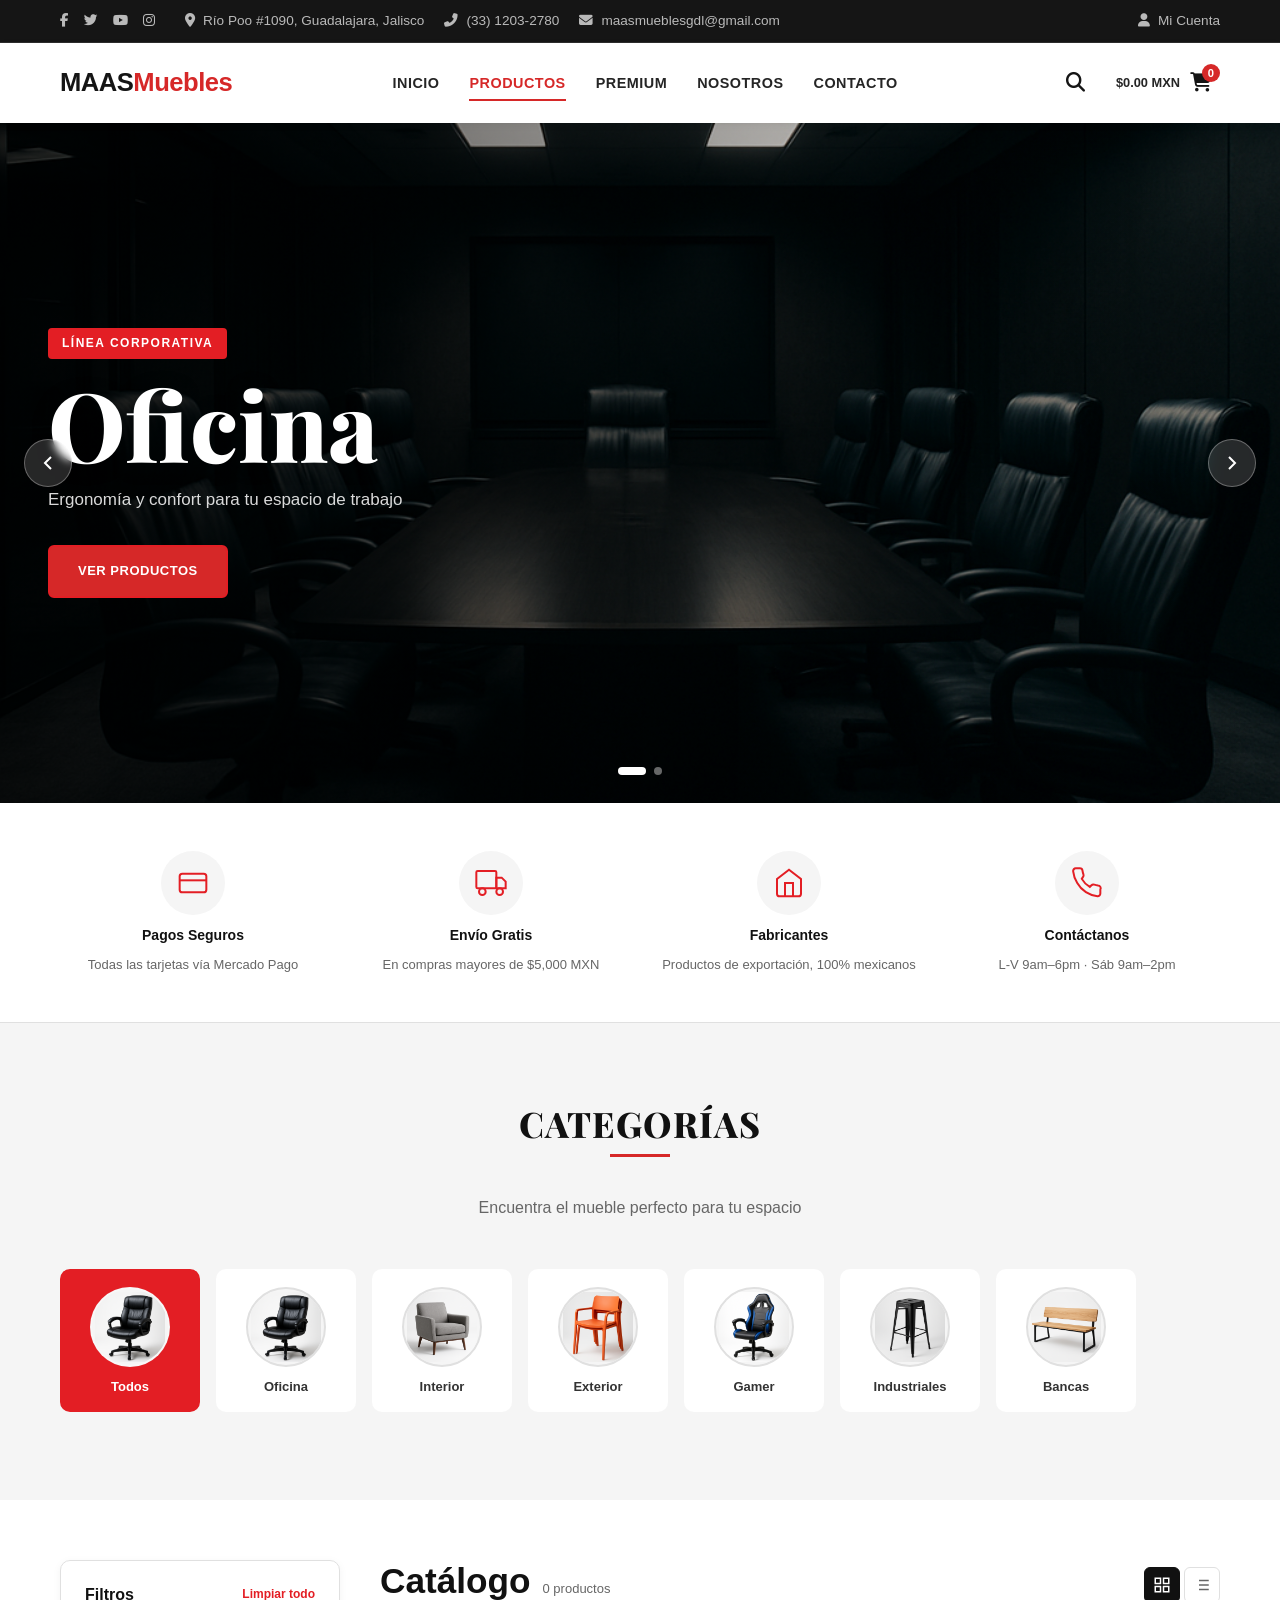
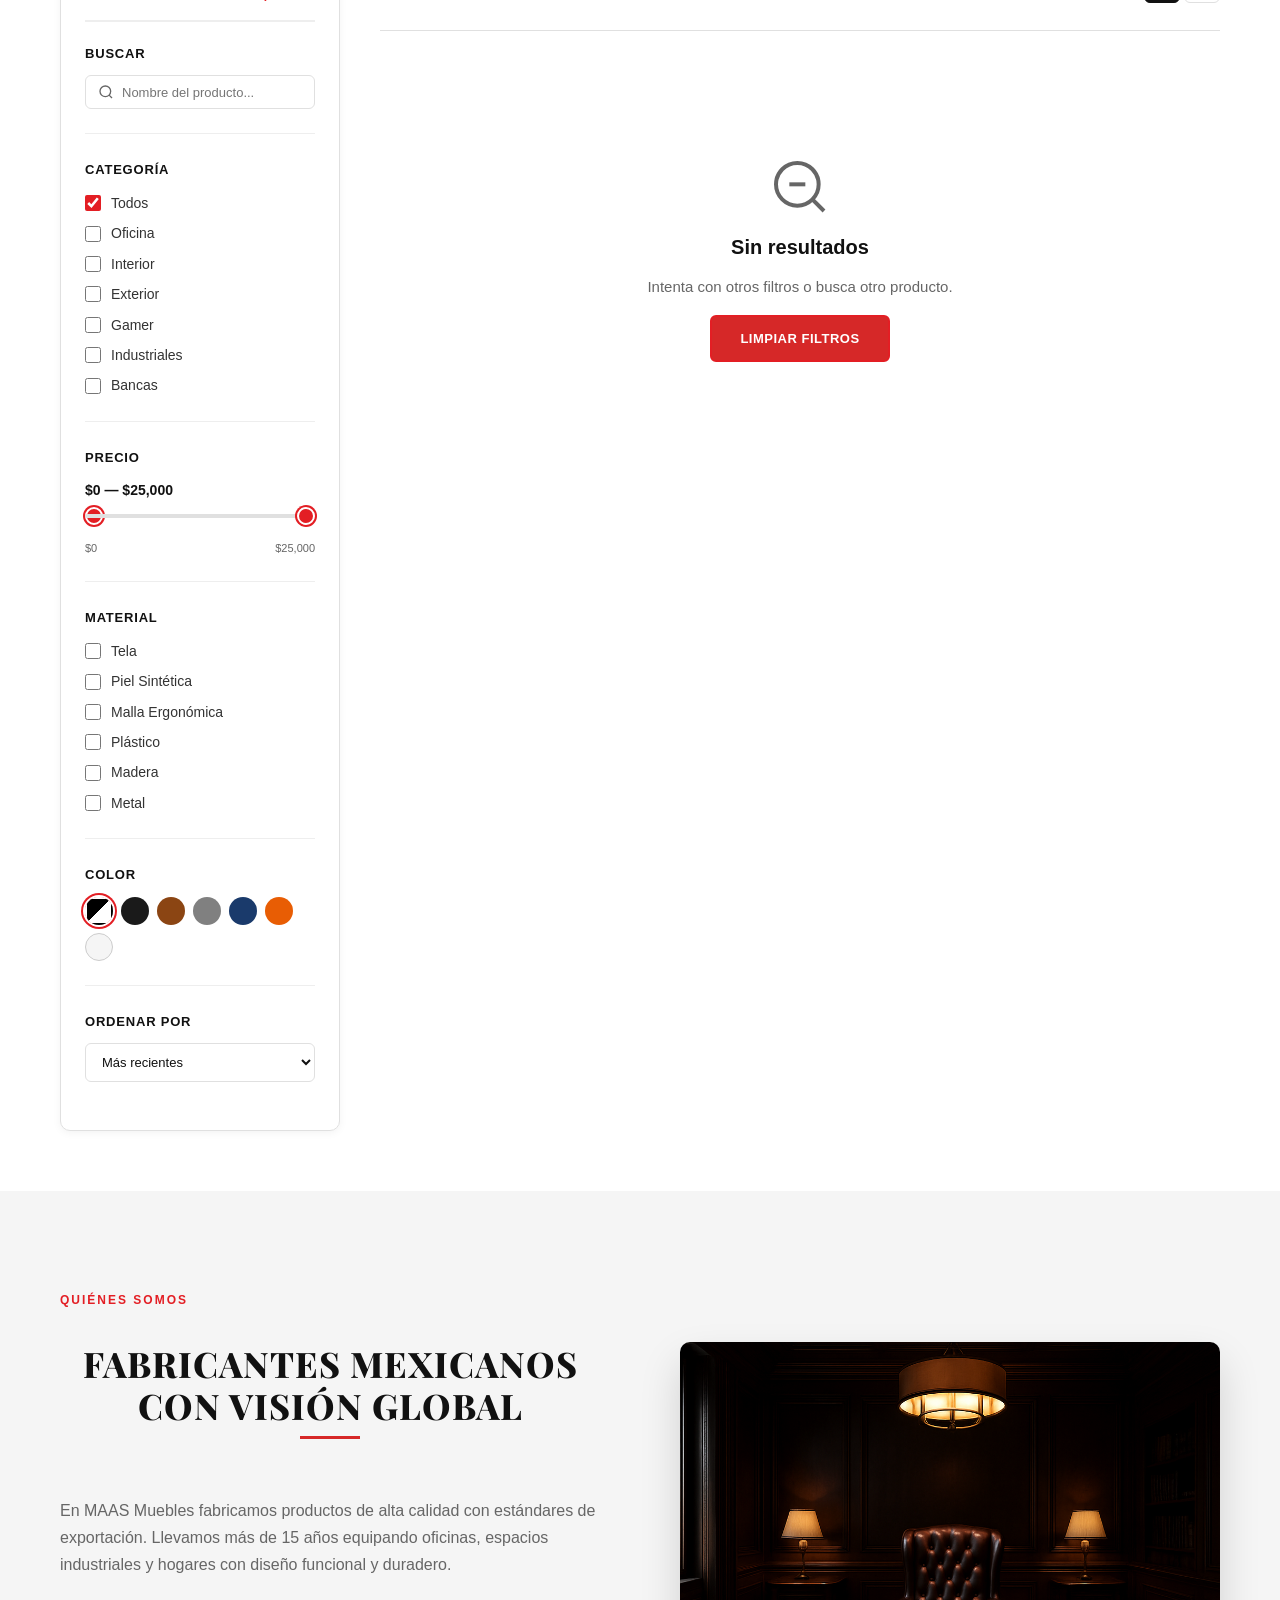
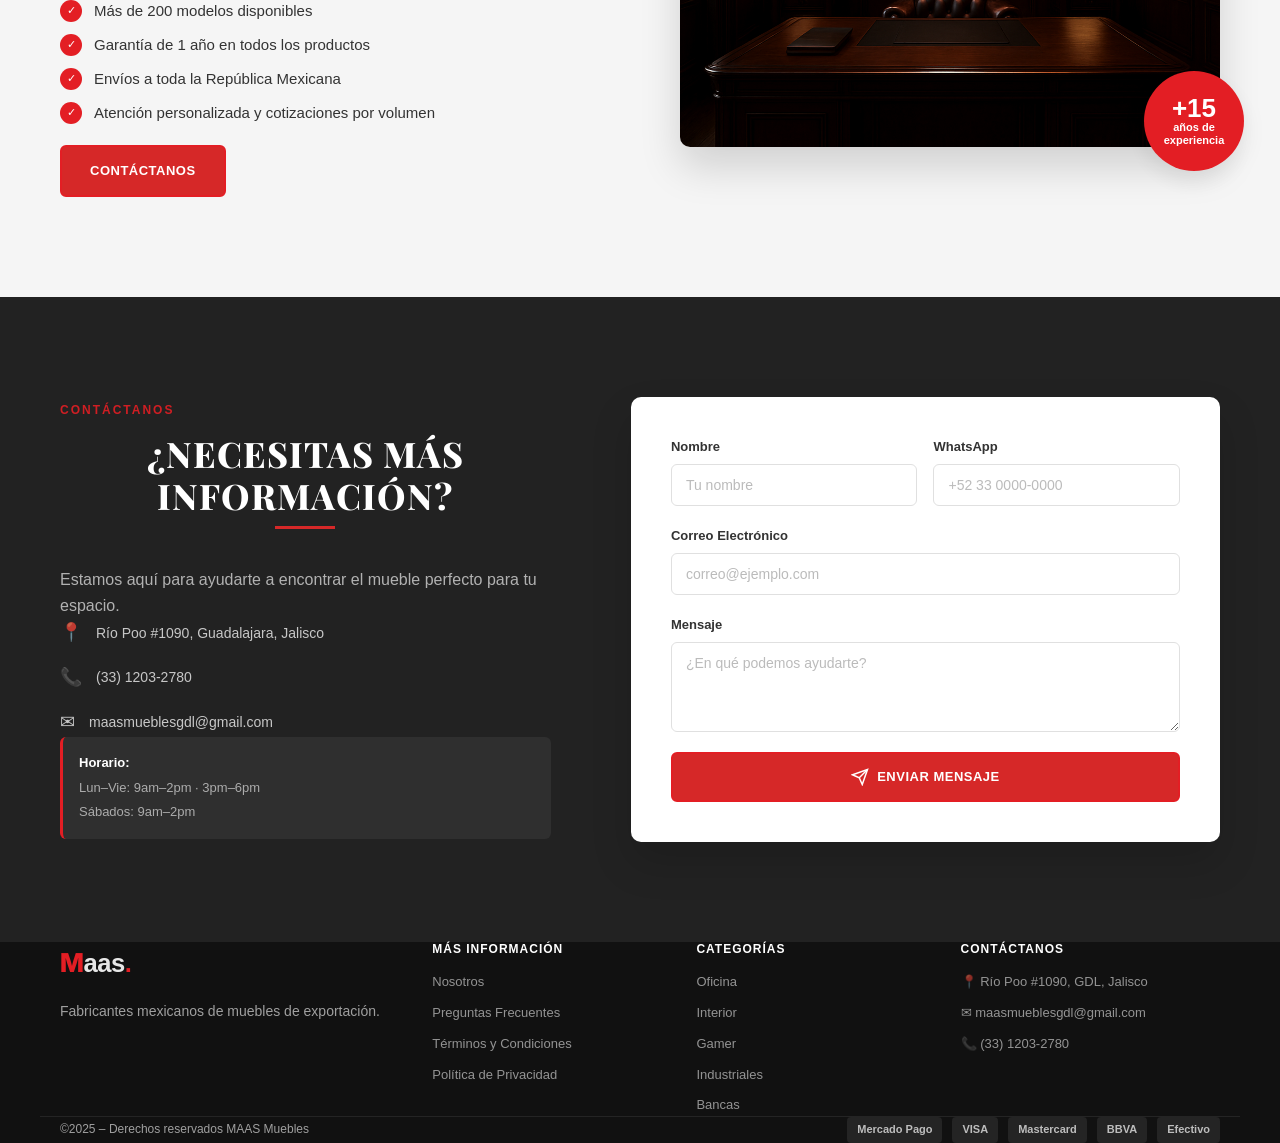
<file: Masmuebles/catalogo.html>
<!DOCTYPE html>
<html lang="es">
<head>
  <meta charset="UTF-8" />
  <meta name="viewport" content="width=device-width, initial-scale=1.0" />
  <meta name="description" content="MAAS Muebles — Venta en línea de sillas para oficina, interiores y exteriores. Fabricantes mexicanos, productos de exportación." />
  <title>MAAS Muebles — Catálogo de Sillas</title>
  <link rel="preconnect" href="https://fonts.googleapis.com" />
  <link rel="preconnect" href="https://fonts.gstatic.com" crossorigin />
  <link href="https://fonts.googleapis.com/css2?family=Inter:wght@300;400;500;600;700;800&family=Playfair+Display:wght@700;800&display=swap" rel="stylesheet" />
  <!-- FontAwesome for Icons -->
  <link rel="stylesheet" href="https://cdnjs.cloudflare.com/ajax/libs/font-awesome/6.4.0/css/all.min.css">
  <!-- Custom CSS -->
  <link rel="stylesheet" href="styles.css" />
  <link rel="stylesheet" href="masmuebles.css">
</head>
<body>
<div class="top-bar">
        <div class="container top-bar-container">
            <div class="top-bar-left">
                <div class="social-links">
                    <a href="#" aria-label="Facebook"><i class="fab fa-facebook-f"></i></a>
                    <a href="#" aria-label="Twitter"><i class="fab fa-twitter"></i></a>
                    <a href="#" aria-label="YouTube"><i class="fab fa-youtube"></i></a>
                    <a href="#" aria-label="Instagram"><i class="fab fa-instagram"></i></a>
                </div>
                <div class="contact-info">
                    <span><i class="fas fa-map-marker-alt"></i> Río Poo #1090, Guadalajara, Jalisco</span>
                    <span><i class="fas fa-phone-alt"></i> (33) 1203-2780</span>
                    <span><i class="fas fa-envelope"></i> <a href="mailto:maasmueblesgdl@gmail.com">maasmueblesgdl@gmail.com</a></span>
                </div>
            </div>
            <div class="top-bar-right">
                <a href="#" id="account-btn"><i class="fas fa-user"></i> Mi Cuenta</a>
            </div>
        </div>
    </div>

    <!-- Main Navigation Header -->
    <header class="main-header">
        <div class="container header-container">
            <!-- Logo -->
            <a href="#" class="logo" aria-label="MAAS Muebles Inicio">
                <span class="logo-text">MAAS<span class="accent-text">Muebles</span></span>
            </a>

            <!-- Navigation Menu -->
            <nav class="main-nav" id="main-nav" aria-label="Menú principal">
                <ul>
                    <li><a href="index.html" class="nav-link">Inicio</a></li>
                    <li><a href="catalogo.html" class="nav-link active">Productos</a></li>
                    <li><a href="productos.html?cat=premium" class="nav-link">Premium</a></li>
                    <li><a href="#contacto" class="nav-link">Nosotros</a></li>
                    <li><a href="#contacto" class="nav-link">Contacto</a></li>
                </ul>
            </nav>

            <!-- Navigation Controls -->
            <div class="header-controls">
                <button class="control-btn" id="search-trigger" aria-label="Buscar productos">
                    <i class="fas fa-search"></i>
                </button>
                <button class="control-btn" id="cart-trigger" aria-label="Ver carrito">
                    <span class="cart-subtotal" id="cart-subtotal">$0.00 MXN</span>
                    <div class="cart-icon-wrapper">
                        <i class="fas fa-shopping-cart"></i>
                        <span class="cart-count" id="cart-count">0</span>
                    </div>
                </button>
                <button class="mobile-menu-toggle" id="menu-toggle" aria-label="Abrir menú de navegación">
                    <i class="fas fa-bars"></i>
                </button>
            </div>
        </div>
    </header>

  <!-- HERO SLIDER -->
  <section class="hero" id="hero" aria-label="Presentación">
    <div class="hero__slides" id="heroSlides">
      <div class="hero__slide active" style="background-image: url('images/hero-oficina.png')">
        <div class="hero__overlay"></div>
        <div class="hero__content">
          <span class="hero__tag">Línea Corporativa</span>
          <h1 class="hero__title">Oficina</h1>
          <p class="hero__sub">Ergonomía y confort para tu espacio de trabajo</p>
          <a href="#catalogo" class="btn-primary">Ver Productos</a>
        </div>
      </div>
      <div class="hero__slide" style="background-image: url('images/hero-premium.png')">
        <div class="hero__overlay"></div>
        <div class="hero__content">
          <span class="hero__tag">Exclusivo</span>
          <h1 class="hero__title">Premium</h1>
          <p class="hero__sub">Diseño de exportación, 100% mexicano</p>
          <a href="#catalogo" class="btn-primary">Explorar Línea</a>
        </div>
      </div>
    </div>
    <button class="hero__btn prev" id="heroPrev" aria-label="Diapositiva anterior">
      <svg width="24" height="24" viewBox="0 0 24 24" fill="none" stroke="currentColor" stroke-width="2"><polyline points="15,18 9,12 15,6"/></svg>
    </button>
    <button class="hero__btn next" id="heroNext" aria-label="Diapositiva siguiente">
      <svg width="24" height="24" viewBox="0 0 24 24" fill="none" stroke="currentColor" stroke-width="2"><polyline points="9,18 15,12 9,6"/></svg>
    </button>
    <div class="hero__dots" id="heroDots">
      <button class="hero__dot active" aria-label="Ir a diapositiva 1"></button>
      <button class="hero__dot" aria-label="Ir a diapositiva 2"></button>
    </div>
  </section>

  <!-- FEATURES STRIP -->
  <section class="features" aria-label="Beneficios">
    <div class="container features__grid">
      <div class="feature">
        <div class="feature__icon">
          <svg width="32" height="32" viewBox="0 0 24 24" fill="none" stroke="currentColor" stroke-width="1.5"><rect x="2" y="5" width="20" height="14" rx="2"/><line x1="2" y1="10" x2="22" y2="10"/></svg>
        </div>
        <h3>Pagos Seguros</h3>
        <p>Todas las tarjetas vía Mercado Pago</p>
      </div>
      <div class="feature">
        <div class="feature__icon">
          <svg width="32" height="32" viewBox="0 0 24 24" fill="none" stroke="currentColor" stroke-width="1.5"><rect x="1" y="3" width="15" height="13" rx="1"/><polygon points="16,8 20,8 23,11 23,16 16,16 16,8"/><circle cx="5.5" cy="18.5" r="2.5"/><circle cx="18.5" cy="18.5" r="2.5"/></svg>
        </div>
        <h3>Envío Gratis</h3>
        <p>En compras mayores de $5,000 MXN</p>
      </div>
      <div class="feature">
        <div class="feature__icon">
          <svg width="32" height="32" viewBox="0 0 24 24" fill="none" stroke="currentColor" stroke-width="1.5"><path d="M3 9l9-7 9 7v11a2 2 0 0 1-2 2H5a2 2 0 0 1-2-2z"/><polyline points="9 22 9 12 15 12 15 22"/></svg>
        </div>
        <h3>Fabricantes</h3>
        <p>Productos de exportación, 100% mexicanos</p>
      </div>
      <div class="feature">
        <div class="feature__icon">
          <svg width="32" height="32" viewBox="0 0 24 24" fill="none" stroke="currentColor" stroke-width="1.5"><path d="M22 16.92v3a2 2 0 0 1-2.18 2 19.79 19.79 0 0 1-8.63-3.07A19.5 19.5 0 0 1 4.69 12a19.79 19.79 0 0 1-3.07-8.67A2 2 0 0 1 3.62 1h3a2 2 0 0 1 2 1.72 12.84 12.84 0 0 0 .7 2.81 2 2 0 0 1-.45 2.11L8.09 8.91a16 16 0 0 0 6 6l1.27-1.27a2 2 0 0 1 2.11-.45 12.84 12.84 0 0 0 2.81.7A2 2 0 0 1 22 16.92z"/></svg>
        </div>
        <h3>Contáctanos</h3>
        <p>L-V 9am–6pm · Sáb 9am–2pm</p>
      </div>
    </div>
  </section>

  <!-- CATEGORIES -->
  <section class="categories" id="categorias" aria-labelledby="catTitle">
    <div class="container">
      <div class="section-header">
        <h2 class="section-title" id="catTitle">Categorías</h2>
        <p class="section-sub">Encuentra el mueble perfecto para tu espacio</p>
      </div>
      <div class="categories__grid">
        <button class="cat-card active" data-cat="todos" aria-pressed="true">
          <div class="cat-card__img-wrap">
            <img src="images/silla-ejecutiva.png" alt="Todos los productos" loading="lazy" />
          </div>
          <span>Todos</span>
        </button>
        <button class="cat-card" data-cat="oficina" aria-pressed="false">
          <div class="cat-card__img-wrap">
            <img src="images/silla-ejecutiva.png" alt="Sillas de oficina" loading="lazy" />
          </div>
          <span>Oficina</span>
        </button>
        <button class="cat-card" data-cat="interior" aria-pressed="false">
          <div class="cat-card__img-wrap">
            <img src="images/silla-interior.png" alt="Sillas de interior" loading="lazy" />
          </div>
          <span>Interior</span>
        </button>
        <button class="cat-card" data-cat="exterior" aria-pressed="false">
          <div class="cat-card__img-wrap">
            <img src="images/silla-exterior.png" alt="Sillas de exterior" loading="lazy" />
          </div>
          <span>Exterior</span>
        </button>
        <button class="cat-card" data-cat="gamer" aria-pressed="false">
          <div class="cat-card__img-wrap">
            <img src="images/silla-gamer.png" alt="Sillas gamer" loading="lazy" />
          </div>
          <span>Gamer</span>
        </button>
        <button class="cat-card" data-cat="industrial" aria-pressed="false">
          <div class="cat-card__img-wrap">
            <img src="images/silla-industrial.png" alt="Muebles industriales" loading="lazy" />
          </div>
          <span>Industriales</span>
        </button>
        <button class="cat-card" data-cat="bancas" aria-pressed="false">
          <div class="cat-card__img-wrap">
            <img src="images/banca.png" alt="Bancas" loading="lazy" />
          </div>
          <span>Bancas</span>
        </button>
      </div>
    </div>
  </section>

  <!-- CATALOG -->
  <section class="catalog-section" id="catalogo" aria-labelledby="catlogTitle">
    <div class="container catalog-layout">

      <!-- SIDEBAR FILTERS -->
      <aside class="sidebar" id="sidebar" aria-label="Filtros">
        <div class="sidebar__header">
          <h2 class="sidebar__title">Filtros</h2>
          <button class="sidebar__clear" id="clearFilters" aria-label="Limpiar filtros">Limpiar todo</button>
        </div>

        <!-- Search filter -->
        <div class="filter-group">
          <h3 class="filter-group__title">Buscar</h3>
          <div class="filter-search">
            <svg width="16" height="16" viewBox="0 0 24 24" fill="none" stroke="currentColor" stroke-width="2"><circle cx="11" cy="11" r="8"/><path d="m21 21-4.35-4.35"/></svg>
            <input type="search" id="filterSearch" placeholder="Nombre del producto..." class="filter-input" aria-label="Filtrar por nombre" />
          </div>
        </div>

        <!-- Category filter -->
        <div class="filter-group">
          <h3 class="filter-group__title">Categoría</h3>
          <div class="filter-options" role="group" aria-label="Filtrar por categoría">
            <label class="filter-checkbox"><input type="checkbox" name="cat" value="todos" checked /> <span>Todos</span></label>
            <label class="filter-checkbox"><input type="checkbox" name="cat" value="oficina" /> <span>Oficina</span></label>
            <label class="filter-checkbox"><input type="checkbox" name="cat" value="interior" /> <span>Interior</span></label>
            <label class="filter-checkbox"><input type="checkbox" name="cat" value="exterior" /> <span>Exterior</span></label>
            <label class="filter-checkbox"><input type="checkbox" name="cat" value="gamer" /> <span>Gamer</span></label>
            <label class="filter-checkbox"><input type="checkbox" name="cat" value="industrial" /> <span>Industriales</span></label>
            <label class="filter-checkbox"><input type="checkbox" name="cat" value="bancas" /> <span>Bancas</span></label>
          </div>
        </div>

        <!-- Price filter -->
        <div class="filter-group">
          <h3 class="filter-group__title">Precio</h3>
          <div class="price-display">
            <span id="priceMin">$0</span> — <span id="priceMax">$25,000</span>
          </div>
          <div class="range-wrap">
            <input type="range" id="rangeMin" min="0" max="25000" value="0" step="500" class="range-slider" aria-label="Precio mínimo" />
            <input type="range" id="rangeMax" min="0" max="25000" value="25000" step="500" class="range-slider" aria-label="Precio máximo" />
          </div>
          <div class="price-labels">
            <span>$0</span><span>$25,000</span>
          </div>
        </div>

        <!-- Material filter -->
        <div class="filter-group">
          <h3 class="filter-group__title">Material</h3>
          <div class="filter-options" role="group" aria-label="Filtrar por material">
            <label class="filter-checkbox"><input type="checkbox" name="mat" value="tela" /> <span>Tela</span></label>
            <label class="filter-checkbox"><input type="checkbox" name="mat" value="piel" /> <span>Piel Sintética</span></label>
            <label class="filter-checkbox"><input type="checkbox" name="mat" value="malla" /> <span>Malla Ergonómica</span></label>
            <label class="filter-checkbox"><input type="checkbox" name="mat" value="plastico" /> <span>Plástico</span></label>
            <label class="filter-checkbox"><input type="checkbox" name="mat" value="madera" /> <span>Madera</span></label>
            <label class="filter-checkbox"><input type="checkbox" name="mat" value="metal" /> <span>Metal</span></label>
          </div>
        </div>

        <!-- Color filter -->
        <div class="filter-group">
          <h3 class="filter-group__title">Color</h3>
          <div class="color-options" role="group" aria-label="Filtrar por color">
            <button class="color-swatch active" data-color="todos" style="background: linear-gradient(135deg,#000 50%,#fff 50%)" aria-label="Todos los colores" title="Todos"></button>
            <button class="color-swatch" data-color="negro" style="background:#1a1a1a" aria-label="Negro" title="Negro"></button>
            <button class="color-swatch" data-color="cafe" style="background:#8B4513" aria-label="Café" title="Café"></button>
            <button class="color-swatch" data-color="gris" style="background:#808080" aria-label="Gris" title="Gris"></button>
            <button class="color-swatch" data-color="azul" style="background:#1a3a6b" aria-label="Azul" title="Azul"></button>
            <button class="color-swatch" data-color="naranja" style="background:#e85d04" aria-label="Naranja" title="Naranja"></button>
            <button class="color-swatch" data-color="blanco" style="background:#f5f5f5;border:1px solid #ccc" aria-label="Blanco" title="Blanco"></button>
          </div>
        </div>

        <!-- Sort filter -->
        <div class="filter-group">
          <h3 class="filter-group__title">Ordenar por</h3>
          <select class="filter-select" id="sortSelect" aria-label="Ordenar productos">
            <option value="default">Más recientes</option>
            <option value="price-asc">Precio: Menor a Mayor</option>
            <option value="price-desc">Precio: Mayor a Menor</option>
            <option value="name-asc">Nombre A–Z</option>
            <option value="name-desc">Nombre Z–A</option>
          </select>
        </div>

        <!-- Mobile close -->
        <button class="sidebar__close-mobile" id="closeSidebar" aria-label="Cerrar filtros">✕ Cerrar</button>
      </aside>

      <!-- MAIN CATALOG -->
      <main class="catalog-main" aria-label="Catálogo de productos">
        <div class="catalog-toolbar">
          <div class="catalog-toolbar__left">
            <h2 class="catalog-title" id="catlogTitle">Catálogo</h2>
            <span class="catalog-count" id="catalogCount">0 productos</span>
          </div>
          <div class="catalog-toolbar__right">
            <button class="filter-toggle" id="filterToggle" aria-label="Abrir filtros">
              <svg width="18" height="18" viewBox="0 0 24 24" fill="none" stroke="currentColor" stroke-width="2"><line x1="4" y1="6" x2="20" y2="6"/><line x1="8" y1="12" x2="16" y2="12"/><line x1="11" y1="18" x2="13" y2="18"/></svg>
              Filtros
            </button>
            <div class="view-toggle">
              <button class="view-btn active" id="gridView" aria-label="Vista cuadrícula" aria-pressed="true">
                <svg width="18" height="18" viewBox="0 0 24 24" fill="none" stroke="currentColor" stroke-width="2"><rect x="3" y="3" width="7" height="7"/><rect x="14" y="3" width="7" height="7"/><rect x="3" y="14" width="7" height="7"/><rect x="14" y="14" width="7" height="7"/></svg>
              </button>
              <button class="view-btn" id="listView" aria-label="Vista lista" aria-pressed="false">
                <svg width="18" height="18" viewBox="0 0 24 24" fill="none" stroke="currentColor" stroke-width="2"><line x1="8" y1="6" x2="21" y2="6"/><line x1="8" y1="12" x2="21" y2="12"/><line x1="8" y1="18" x2="21" y2="18"/><line x1="3" y1="6" x2="3.01" y2="6"/><line x1="3" y1="12" x2="3.01" y2="12"/><line x1="3" y1="18" x2="3.01" y2="18"/></svg>
              </button>
            </div>
          </div>
        </div>

        <!-- Active Filters Tags -->
        <div class="active-filters" id="activeFilters" aria-live="polite"></div>

        <!-- Product grid -->
        <div class="products-grid" id="productsGrid" aria-label="Productos">
          <!-- Rendered by JS -->
        </div>

        <!-- No results -->
        <div class="no-results" id="noResults" hidden aria-live="polite">
          <svg width="64" height="64" viewBox="0 0 24 24" fill="none" stroke="currentColor" stroke-width="1.5"><circle cx="11" cy="11" r="8"/><path d="m21 21-4.35-4.35"/><line x1="8" y1="11" x2="14" y2="11"/></svg>
          <h3>Sin resultados</h3>
          <p>Intenta con otros filtros o busca otro producto.</p>
          <button class="btn-primary" onclick="resetAllFilters()">Limpiar filtros</button>
        </div>
      </main>
    </div>
  </section>

  <!-- NOSOTROS -->
  <section class="about" id="nosotros" aria-labelledby="aboutTitle">
    <div class="container about__grid">
      <div class="about__text">
        <span class="section-tag">Quiénes Somos</span>
        <h2 class="section-title" id="aboutTitle">Fabricantes mexicanos con visión global</h2>
        <p>En MAAS Muebles fabricamos productos de alta calidad con estándares de exportación. Llevamos más de 15 años equipando oficinas, espacios industriales y hogares con diseño funcional y duradero.</p>
        <ul class="about__list">
          <li><span class="check">✓</span> Más de 200 modelos disponibles</li>
          <li><span class="check">✓</span> Garantía de 1 año en todos los productos</li>
          <li><span class="check">✓</span> Envíos a toda la República Mexicana</li>
          <li><span class="check">✓</span> Atención personalizada y cotizaciones por volumen</li>
        </ul>
        <a href="#contacto" class="btn-primary">Contáctanos</a>
      </div>
      <div class="about__visual">
        <div class="about__img-wrap">
          <img src="images/hero-premium.png" alt="Oficina equipada con muebles MAAS" loading="lazy" />
        </div>
        <div class="about__badge">
          <strong>+15</strong>
          <span>años de experiencia</span>
        </div>
      </div>
    </div>
  </section>

  <!-- CONTACT -->
  <section class="contact" id="contacto" aria-labelledby="contactTitle">
    <div class="container contact__grid">
      <div class="contact__info">
        <span class="section-tag light">Contáctanos</span>
        <h2 class="section-title light" id="contactTitle">¿Necesitas más información?</h2>
        <p class="contact__info-text">Estamos aquí para ayudarte a encontrar el mueble perfecto para tu espacio.</p>
        <div class="contact__details">
          <div class="contact__detail">
            <div class="contact__detail-icon">📍</div>
            <span>Río Poo #1090, Guadalajara, Jalisco</span>
          </div>
          <div class="contact__detail">
            <div class="contact__detail-icon">📞</div>
            <a href="tel:+523312032780">(33) 1203-2780</a>
          </div>
          <div class="contact__detail">
            <div class="contact__detail-icon">✉</div>
            <a href="mailto:maasmueblesgdl@gmail.com">maasmueblesgdl@gmail.com</a>
          </div>
        </div>
        <div class="contact__hours">
          <strong>Horario:</strong>
          <span>Lun–Vie: 9am–2pm · 3pm–6pm</span>
          <span>Sábados: 9am–2pm</span>
        </div>
      </div>
      <div class="contact__form-wrap">
        <form class="contact__form" id="contactForm" novalidate>
          <div class="form-row">
            <div class="form-field">
              <label for="fname">Nombre</label>
              <input type="text" id="fname" name="nombre" placeholder="Tu nombre" required autocomplete="name" />
            </div>
            <div class="form-field">
              <label for="fphone">WhatsApp</label>
              <input type="tel" id="fphone" name="whatsapp" placeholder="+52 33 0000-0000" autocomplete="tel" />
            </div>
          </div>
          <div class="form-field">
            <label for="femail">Correo Electrónico</label>
            <input type="email" id="femail" name="email" placeholder="correo@ejemplo.com" required autocomplete="email" />
          </div>
          <div class="form-field">
            <label for="fmessage">Mensaje</label>
            <textarea id="fmessage" name="mensaje" rows="4" placeholder="¿En qué podemos ayudarte?" required></textarea>
          </div>
          <button type="submit" class="btn-primary btn-full">
            <svg width="18" height="18" viewBox="0 0 24 24" fill="none" stroke="currentColor" stroke-width="2"><line x1="22" y1="2" x2="11" y2="13"/><polygon points="22 2 15 22 11 13 2 9 22 2"/></svg>
            Enviar Mensaje
          </button>
          <p class="form-success" id="formSuccess" hidden>¡Mensaje enviado! Nos pondremos en contacto contigo pronto.</p>
        </form>
      </div>
    </div>
  </section>

  <!-- FOOTER -->
  <footer class="footer">
    <div class="container footer__inner">
      <div class="footer__brand">
        <a href="#" class="navbar__logo footer-logo">
          <span class="logo-icon">M</span><span class="logo-text">aas<span class="logo-dot">.</span></span>
        </a>
        <p>Fabricantes mexicanos de muebles de exportación.</p>
      </div>
      <div class="footer__col">
        <h4>Más Información</h4>
        <ul>
          <li><a href="#">Nosotros</a></li>
          <li><a href="#">Preguntas Frecuentes</a></li>
          <li><a href="#">Términos y Condiciones</a></li>
          <li><a href="#">Política de Privacidad</a></li>
        </ul>
      </div>
      <div class="footer__col">
        <h4>Categorías</h4>
        <ul>
          <li><a href="#" onclick="filterByCategory('oficina')">Oficina</a></li>
          <li><a href="#" onclick="filterByCategory('interior')">Interior</a></li>
          <li><a href="#" onclick="filterByCategory('gamer')">Gamer</a></li>
          <li><a href="#" onclick="filterByCategory('industrial')">Industriales</a></li>
          <li><a href="#" onclick="filterByCategory('bancas')">Bancas</a></li>
        </ul>
      </div>
      <div class="footer__col">
        <h4>Contáctanos</h4>
        <ul>
          <li>📍 Río Poo #1090, GDL, Jalisco</li>
          <li><a href="mailto:maasmueblesgdl@gmail.com">✉ maasmueblesgdl@gmail.com</a></li>
          <li><a href="tel:+523312032780">📞 (33) 1203-2780</a></li>
        </ul>
      </div>
    </div>
    <div class="footer__bottom container">
      <p>©2025 – Derechos reservados MAAS Muebles</p>
      <div class="footer__payments" aria-label="Métodos de pago">
        <span>Mercado Pago</span>
        <span>VISA</span>
        <span>Mastercard</span>
        <span>BBVA</span>
        <span>Efectivo</span>
      </div>
    </div>
  </footer>

  <!-- PRODUCT QUICK VIEW MODAL -->
  <div class="modal-overlay" id="modalOverlay" hidden aria-modal="true" role="dialog" aria-labelledby="modalTitle">
    <div class="modal">
      <button class="modal__close" id="modalClose" aria-label="Cerrar">✕</button>
      <div class="modal__content" id="modalContent"></div>
    </div>
  </div>

  <!-- CART TOAST -->
  <div class="toast" id="cartToast" role="status" aria-live="polite">
    Producto agregado al carrito
  </div>

  <!-- MOBILE FILTER OVERLAY -->
  <div class="sidebar-overlay" id="sidebarOverlay" hidden aria-hidden="true"></div>

  <script src="app.js"></script>
</body>
</html>
</file>
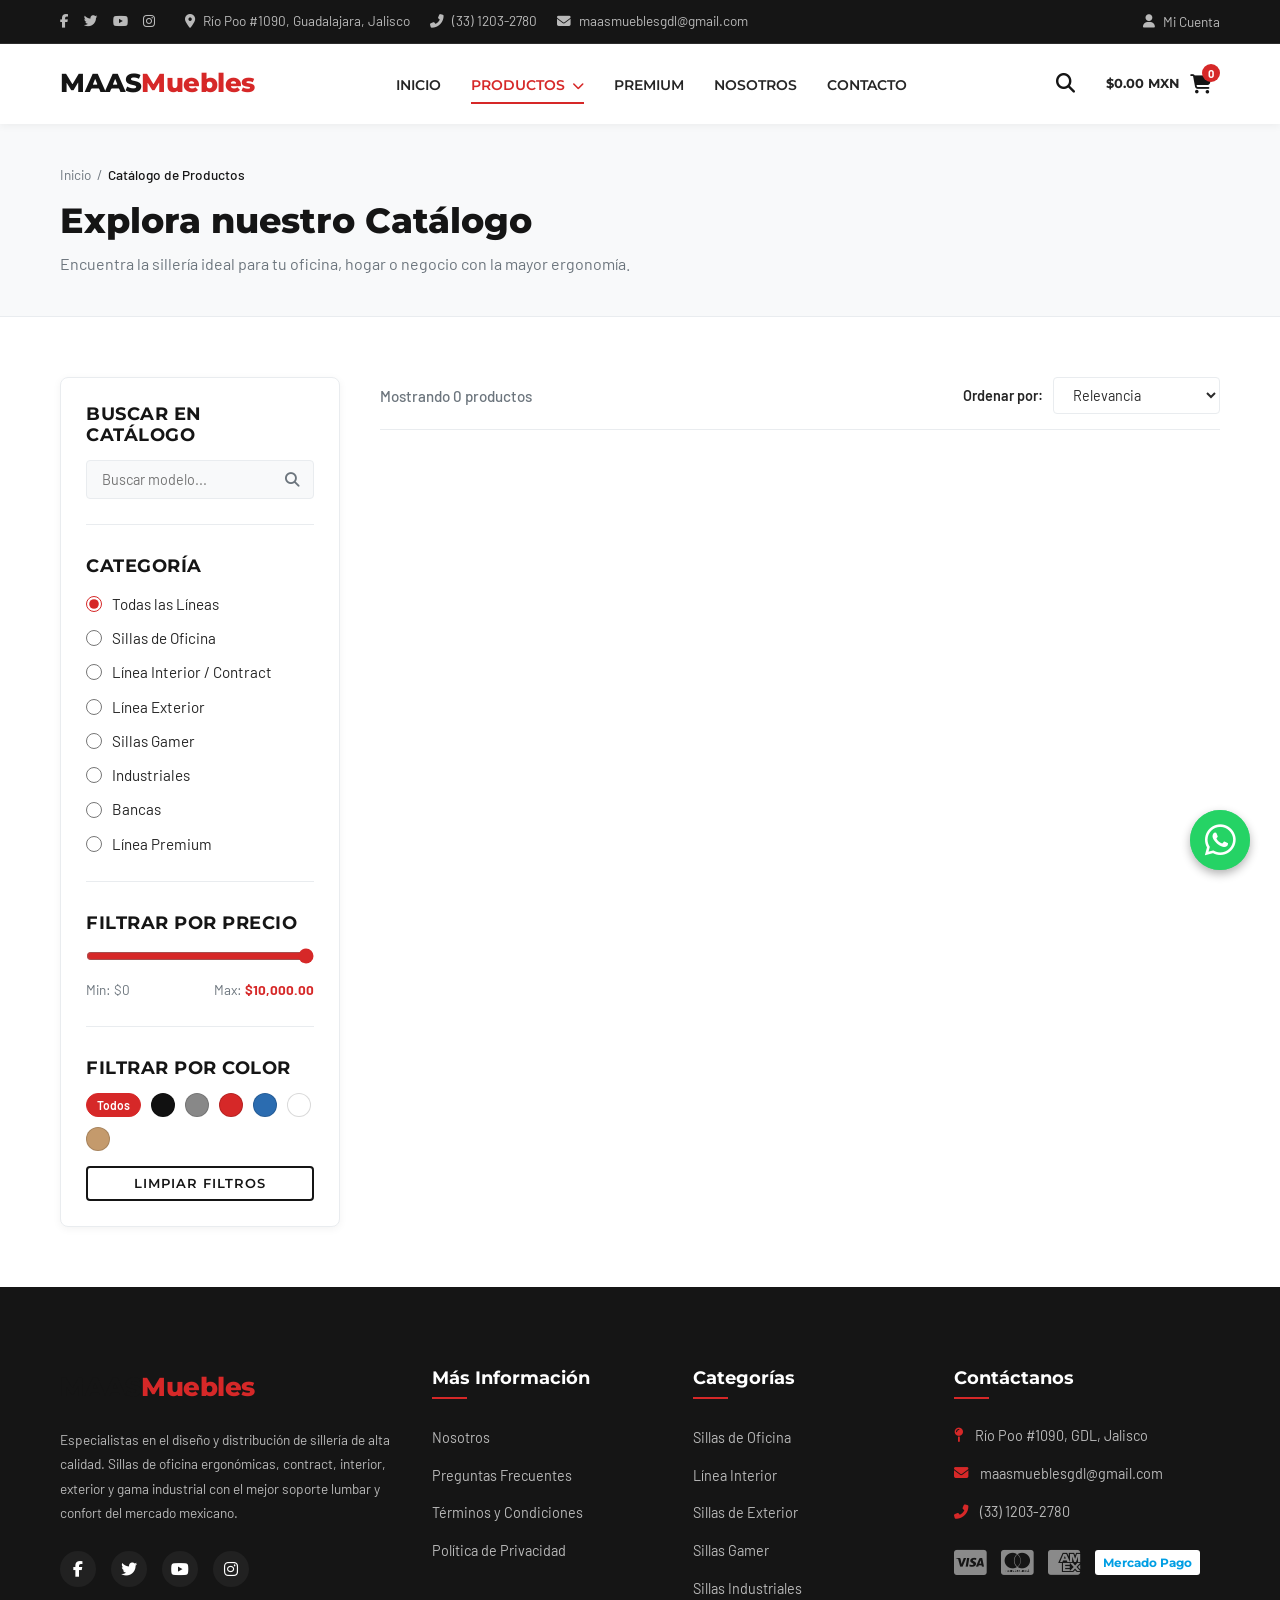
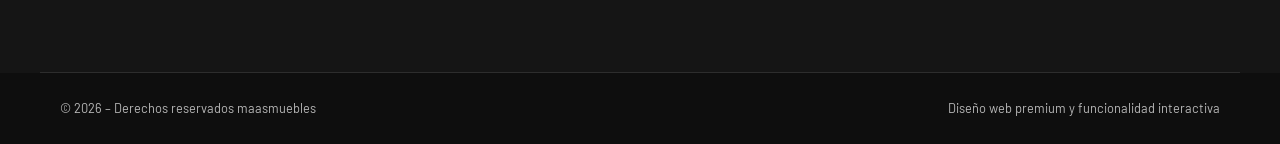
<file: Masmuebles/productos.html>
<!DOCTYPE html>
<html lang="es">
<head>
    <meta charset="UTF-8">
    <meta name="viewport" content="width=device-width, initial-scale=1.0">
    <title>Catálogo de Productos – MAAS Muebles</title>
    <!-- Google Fonts -->
    <link rel="preconnect" href="https://fonts.googleapis.com">
    <link rel="preconnect" href="https://fonts.gstatic.com" crossorigin>
    <link href="https://fonts.googleapis.com/css2?family=Barlow:ital,wght@0,300;0,400;0,500;0,600;0,700;1,400&family=Montserrat:wght@300;400;500;600;700;800&display=swap" rel="stylesheet">
    <!-- FontAwesome for Icons -->
    <link rel="stylesheet" href="https://cdnjs.cloudflare.com/ajax/libs/font-awesome/6.4.0/css/all.min.css">
    <!-- Custom CSS -->
    <link rel="stylesheet" href="masmuebles.css">
</head>
<body id="catalog-page">

    <!-- Skip Link for accessibility -->
    <a href="#main-content" class="skip-link">Saltar al contenido principal</a>

    <!-- Top Bar -->
    <div class="top-bar">
        <div class="container top-bar-container">
            <div class="top-bar-left">
                <div class="social-links">
                    <a href="#" aria-label="Facebook"><i class="fab fa-facebook-f"></i></a>
                    <a href="#" aria-label="Twitter"><i class="fab fa-twitter"></i></a>
                    <a href="#" aria-label="YouTube"><i class="fab fa-youtube"></i></a>
                    <a href="#" aria-label="Instagram"><i class="fab fa-instagram"></i></a>
                </div>
                <div class="contact-info">
                    <span><i class="fas fa-map-marker-alt"></i> Río Poo #1090, Guadalajara, Jalisco</span>
                    <span><i class="fas fa-phone-alt"></i> (33) 1203-2780</span>
                    <span><i class="fas fa-envelope"></i> <a href="mailto:maasmueblesgdl@gmail.com">maasmueblesgdl@gmail.com</a></span>
                </div>
            </div>
            <div class="top-bar-right">
                <a href="#" id="account-btn"><i class="fas fa-user"></i> Mi Cuenta</a>
            </div>
        </div>
    </div>

    <!-- Main Navigation Header -->
    <header class="main-header">
        <div class="container header-container">
            <!-- Logo -->
            <a href="index.html" class="logo" aria-label="MAAS Muebles Inicio">
                <span class="logo-text">MAAS<span class="accent-text">Muebles</span></span>
            </a>

            <!-- Navigation Menu -->
            <nav class="main-nav" id="main-nav" aria-label="Menú principal">
                <ul>
                    <li><a href="index.html" class="nav-link">Inicio</a></li>
                    <li class="dropdown">
                        <a href="productos.html" class="nav-link active dropdown-toggle">Productos <i class="fas fa-chevron-down"></i></a>
                        <ul class="dropdown-menu">
                            <li class="dropdown-submenu">
                                <a href="productos.html">Sillas</a>
                                <ul class="submenu">
                                    <li><a href="productos.html?cat=oficina">Oficina</a></li>
                                    <li><a href="productos.html?cat=interior">Interior</a></li>
                                    <li><a href="productos.html?cat=exterior">Exterior</a></li>
                                    <li><a href="productos.html?cat=gamer">Gamer</a></li>
                                    <li><a href="productos.html?cat=industriales">Industriales</a></li>
                                </ul>
                            </li>
                            <li><a href="productos.html?cat=bancas">Bancas</a></li>
                        </ul>
                    </li>
                    <li><a href="productos.html?cat=premium" class="nav-link">Premium</a></li>
                    <li><a href="index.html#contacto" class="nav-link">Nosotros</a></li>
                    <li><a href="index.html#contacto" class="nav-link">Contacto</a></li>
                </ul>
            </nav>

            <!-- Navigation Controls -->
            <div class="header-controls">
                <button class="control-btn" id="search-trigger" aria-label="Buscar productos">
                    <i class="fas fa-search"></i>
                </button>
                <button class="control-btn" id="cart-trigger" aria-label="Ver carrito">
                    <span class="cart-subtotal" id="cart-subtotal">$0.00 MXN</span>
                    <div class="cart-icon-wrapper">
                        <i class="fas fa-shopping-cart"></i>
                        <span class="cart-count" id="cart-count">0</span>
                    </div>
                </button>
                <button class="mobile-menu-toggle" id="menu-toggle" aria-label="Abrir menú de navegación">
                    <i class="fas fa-bars"></i>
                </button>
            </div>
        </div>
    </header>

    <!-- Main Content -->
    <main id="main-content">
        
        <!-- Breadcrumb / Header section -->
        <section class="catalog-header">
            <div class="container">
                <div class="breadcrumb">
                    <a href="index.html">Inicio</a> &nbsp;/&nbsp; <span class="current">Catálogo de Productos</span>
                </div>
                <h1 class="catalog-title">Explora nuestro Catálogo</h1>
                <p class="catalog-subtitle">Encuentra la sillería ideal para tu oficina, hogar o negocio con la mayor ergonomía.</p>
            </div>
        </section>

        <!-- Catalog Container Layout -->
        <section class="catalog-section">
            <div class="container catalog-layout">
                
                <!-- Sidebar Filters -->
                <aside class="catalog-sidebar">
                    
                    <!-- Search Widget -->
                    <div class="sidebar-widget">
                        <h3>Buscar en Catálogo</h3>
                        <div class="sidebar-search-box">
                            <input type="text" id="sidebar-search-input" placeholder="Buscar modelo...">
                            <i class="fas fa-search"></i>
                        </div>
                    </div>

                    <!-- Category Filter -->
                    <div class="sidebar-widget">
                        <h3>Categoría</h3>
                        <ul class="filter-options-list">
                            <li>
                                <input type="radio" name="category-filter" id="cat-all" value="all" checked>
                                <label for="cat-all">Todas las Líneas</label>
                            </li>
                            <li>
                                <input type="radio" name="category-filter" id="cat-oficina" value="oficina">
                                <label for="cat-oficina">Sillas de Oficina</label>
                            </li>
                            <li>
                                <input type="radio" name="category-filter" id="cat-interior" value="interior">
                                <label for="cat-interior">Línea Interior / Contract</label>
                            </li>
                            <li>
                                <input type="radio" name="category-filter" id="cat-exterior" value="exterior">
                                <label for="cat-exterior">Línea Exterior</label>
                            </li>
                            <li>
                                <input type="radio" name="category-filter" id="cat-gamer" value="gamer">
                                <label for="cat-gamer">Sillas Gamer</label>
                            </li>
                            <li>
                                <input type="radio" name="category-filter" id="cat-industriales" value="industriales">
                                <label for="cat-industriales">Industriales</label>
                            </li>
                            <li>
                                <input type="radio" name="category-filter" id="cat-bancas" value="bancas">
                                <label for="cat-bancas">Bancas</label>
                            </li>
                            <li>
                                <input type="radio" name="category-filter" id="cat-premium" value="premium">
                                <label for="cat-premium">Línea Premium</label>
                            </li>
                        </ul>
                    </div>

                    <!-- Price Filter -->
                    <div class="sidebar-widget">
                        <h3>Filtrar por Precio</h3>
                        <div class="price-slider-wrapper">
                            <input type="range" id="price-range-slider" min="0" max="10000" step="200" value="10000" aria-label="Filtrar por precio máximo">
                            <div class="price-range-labels">
                                <span>Min: $0</span>
                                <span>Max: <strong id="price-range-val">$10,000.00</strong></span>
                            </div>
                        </div>
                    </div>

                    <!-- Color Filter -->
                    <div class="sidebar-widget">
                        <h3>Filtrar por Color</h3>
                        <div class="color-filter-swatches" id="color-filter-container">
                            <button class="color-filter-btn color-all active" data-color="all" title="Todos los colores">Todos</button>
                            <button class="color-filter-btn swatch color-black" data-color="Negro" title="Negro"></button>
                            <button class="color-filter-btn swatch color-gray" data-color="Gris" title="Gris"></button>
                            <button class="color-filter-btn swatch color-red" data-color="Rojo" title="Rojo"></button>
                            <button class="color-filter-btn swatch color-blue" data-color="Azul" title="Azul"></button>
                            <button class="color-filter-btn swatch color-white" data-color="Blanco" title="Blanco"></button>
                            <button class="color-filter-btn swatch color-wood" data-color="Madera" title="Madera"></button>
                        </div>
                    </div>

                    <!-- Clear Button -->
                    <button class="btn btn-outline btn-block btn-sm" id="btn-clear-filters">Limpiar Filtros</button>
                </aside>

                <!-- Catalog Grid Area -->
                <div class="catalog-main">
                    
                    <!-- Top Bar Results / Sorting -->
                    <div class="catalog-top-bar">
                        <div class="results-count" id="results-count">Mostrando 0 productos</div>
                        <div class="sort-selector-wrapper">
                            <label for="sort-select">Ordenar por:</label>
                            <select id="sort-select" class="sort-select">
                                <option value="relevance">Relevancia</option>
                                <option value="price-low">Precio: Bajo a Alto</option>
                                <option value="price-high">Precio: Alto a Bajo</option>
                                <option value="name-asc">Nombre: A-Z</option>
                            </select>
                        </div>
                    </div>

                    <!-- Dynamic Product Grid -->
                    <div class="products-grid" id="catalog-grid">
                        <!-- Filled by JavaScript -->
                    </div>
                </div>

            </div>
        </section>

    </main>

    <!-- Footer -->
    <footer class="main-footer">
        <div class="container footer-grid">
            <!-- Col 1 -->
            <div class="footer-col brand-col">
                <a href="index.html" class="logo footer-logo">
                    <span class="logo-text">MAAS<span class="accent-text">Muebles</span></span>
                </a>
                <p class="brand-desc">Especialistas en el diseño y distribución de sillería de alta calidad. Sillas de oficina ergonómicas, contract, interior, exterior y gama industrial con el mejor soporte lumbar y confort del mercado mexicano.</p>
                <div class="social-links footer-socials">
                    <a href="#" aria-label="Facebook"><i class="fab fa-facebook-f"></i></a>
                    <a href="#" aria-label="Twitter"><i class="fab fa-twitter"></i></a>
                    <a href="#" aria-label="YouTube"><i class="fab fa-youtube"></i></a>
                    <a href="#" aria-label="Instagram"><i class="fab fa-instagram"></i></a>
                </div>
            </div>
            <!-- Col 2 -->
            <div class="footer-col">
                <h3>Más Información</h3>
                <ul class="footer-links">
                    <li><a href="#">Nosotros</a></li>
                    <li><a href="#">Preguntas Frecuentes</a></li>
                    <li><a href="#">Términos y Condiciones</a></li>
                    <li><a href="#">Política de Privacidad</a></li>
                </ul>
            </div>
            <!-- Col 3 -->
            <div class="footer-col">
                <h3>Categorías</h3>
                <ul class="footer-links">
                    <li><a href="productos.html?cat=oficina">Sillas de Oficina</a></li>
                    <li><a href="productos.html?cat=interior">Línea Interior</a></li>
                    <li><a href="productos.html?cat=exterior">Sillas de Exterior</a></li>
                    <li><a href="productos.html?cat=gamer">Sillas Gamer</a></li>
                    <li><a href="productos.html?cat=industriales">Sillas Industriales</a></li>
                </ul>
            </div>
            <!-- Col 4 -->
            <div class="footer-col contact-col">
                <h3>Contáctanos</h3>
                <ul class="footer-contact-list">
                    <li><i class="fas fa-map-pin"></i> Río Poo #1090, GDL, Jalisco</li>
                    <li><i class="fas fa-envelope"></i> <a href="mailto:maasmueblesgdl@gmail.com">maasmueblesgdl@gmail.com</a></li>
                    <li><i class="fas fa-phone-alt"></i> (33) 1203-2780</li>
                </ul>
                <div class="payment-methods">
                    <i class="fab fa-cc-visa" title="Visa"></i>
                    <i class="fab fa-cc-mastercard" title="Mastercard"></i>
                    <i class="fab fa-cc-amex" title="American Express"></i>
                    <span class="mercado-pago-badge">Mercado Pago</span>
                </div>
            </div>
        </div>
        <div class="footer-bottom">
            <div class="container footer-bottom-container">
                <p>&copy; 2026 – Derechos reservados maasmuebles</p>
                <p>Diseño web premium y funcionalidad interactiva</p>
            </div>
        </div>
    </footer>

    <!-- Shopping Cart Drawer (Slide-out panel) -->
    <div class="cart-drawer" id="cart-drawer">
        <div class="cart-drawer-overlay" id="cart-overlay"></div>
        <div class="cart-drawer-content">
            <div class="cart-drawer-header">
                <h3>Tu Carrito</h3>
                <button class="close-drawer" id="cart-close" aria-label="Cerrar carrito"><i class="fas fa-times"></i></button>
            </div>
            <div class="cart-drawer-body" id="cart-items-container">
                <!-- Dynamic cart items will be loaded here by JavaScript -->
            </div>
            <div class="cart-drawer-footer">
                <div class="cart-summary-row">
                    <span>Subtotal:</span>
                    <span class="cart-drawer-subtotal" id="cart-drawer-subtotal">$0.00 MXN</span>
                </div>
                <p class="shipping-notice">Gastos de envío e impuestos calculados al finalizar la compra.</p>
                <div class="cart-actions">
                    <button class="btn btn-outline btn-block" id="clear-cart-btn">Vaciar Carrito</button>
                    <button class="btn btn-primary btn-block checkout-btn" id="checkout-btn">Finalizar Compra</button>
                </div>
            </div>
        </div>
    </div>

    <!-- Search Modal Overlay -->
    <div class="search-modal" id="search-modal">
        <button class="close-search" id="search-close" aria-label="Cerrar buscador"><i class="fas fa-times"></i></button>
        <div class="search-modal-content">
            <h2>Buscar Productos</h2>
            <form class="search-form" id="search-modal-form">
                <input type="search" id="search-input" placeholder="Escribe el nombre de la silla..." autofocus>
                <button type="submit" aria-label="Buscar"><i class="fas fa-search"></i></button>
            </form>
            <div class="search-results" id="search-results-container">
                <!-- Search results will show here dynamically -->
            </div>
        </div>
    </div>

    <!-- Quick View Modal -->
    <div class="quick-view-modal" id="quick-view-modal">
        <div class="quick-view-overlay" id="quick-view-close-overlay"></div>
        <div class="quick-view-content">
            <button class="close-quick-view" id="quick-view-close" aria-label="Cerrar vista rápida"><i class="fas fa-times"></i></button>
            <div class="quick-view-body" id="quick-view-body">
                <!-- Dynamically populated by JS -->
            </div>
        </div>
    </div>

    <!-- WhatsApp Floating Button -->
    <a href="https://wa.me/523311367260" class="whatsapp-float" target="_blank" rel="noopener noreferrer" aria-label="Chatear por WhatsApp">
        <i class="fab fa-whatsapp"></i>
        <span class="whatsapp-tooltip">¿Necesitas ayuda? ¡Escríbenos!</span>
    </a>

    <!-- Custom JavaScript -->
    <script src="masmuebles.js" defer></script>
</body>
</html>
</file>
<file: masmuebles.css>
/* ==========================================================================
   DESIGN SYSTEM & VARIABLES
   ========================================================================== */
:root {
    /* Color Palette */
    --primary: #151515;
    --primary-light: #252525;
    --accent: #d62828;
    --accent-hover: #b21e1e;
    --accent-light: rgba(214, 40, 40, 0.1);
    --bg-light: #f8f9fa;
    --bg-white: #ffffff;
    --text-main: #2b2b2b;
    --text-muted: #6c757d;
    --border-color: #e9ecef;
    --success: #2ec4b6;
    
    /* Typography */
    --font-title: 'Montserrat', sans-serif;
    --font-body: 'Barlow', sans-serif;
    
    /* Transitions & Shadows */
    --transition-fast: all 0.2s cubic-bezier(0.25, 0.8, 0.25, 1);
    --transition-normal: all 0.3s cubic-bezier(0.25, 0.8, 0.25, 1);
    --transition-slow: all 0.5s cubic-bezier(0.25, 0.8, 0.25, 1);
    --shadow-sm: 0 2px 8px rgba(0, 0, 0, 0.05);
    --shadow-md: 0 10px 25px rgba(0, 0, 0, 0.08);
    --shadow-lg: 0 20px 40px rgba(0, 0, 0, 0.15);
    
    /* Layout */
    --header-height: 80px;
    --container-width: 1200px;
}

/* ==========================================================================
   RESET & BASE STYLES
   ========================================================================== */
*, *::before, *::after {
    box-sizing: border-box;
    margin: 0;
    padding: 0;
}

html {
    font-size: 16px;
    scroll-behavior: smooth;
}

body {
    font-family: var(--font-body);
    color: var(--text-main);
    background-color: var(--bg-white);
    line-height: 1.6;
    overflow-x: hidden;
}

h1, h2, h3, h4, h5, h6 {
    font-family: var(--font-title);
    font-weight: 700;
    line-height: 1.2;
    color: var(--primary);
}

a {
    color: inherit;
    text-decoration: none;
    transition: var(--transition-fast);
}

img {
    max-width: 100%;
    height: auto;
    display: block;
}

button, input, textarea, select {
    font-family: inherit;
    font-size: inherit;
    outline: none;
    border: none;
}

button {
    cursor: pointer;
    background: none;
    transition: var(--transition-fast);
}

ul, ol {
    list-style: none;
}

/* Skip link for keyboard accessibility */
.skip-link {
    position: absolute;
    top: -100px;
    left: 0;
    background: var(--accent);
    color: var(--bg-white);
    padding: 10px 20px;
    z-index: 9999;
    font-family: var(--font-title);
    font-weight: 600;
}

.skip-link:focus {
    top: 0;
}

/* Common Container */
.container {
    width: 100%;
    max-width: var(--container-width);
    margin: 0 auto;
    padding: 0 20px;
}

/* Section Common Styles */
section {
    padding: 80px 0;
}

.section-title {
    font-size: 2.2rem;
    text-align: center;
    margin-bottom: 50px;
    position: relative;
    text-transform: uppercase;
    letter-spacing: 1px;
}

.section-title::after {
    content: '';
    position: absolute;
    bottom: -12px;
    left: 50%;
    transform: translateX(-50%);
    width: 60px;
    height: 3px;
    background-color: var(--accent);
}

/* ==========================================================================
   BUTTONS & BADGES
   ========================================================================== */
.btn {
    display: inline-flex;
    align-items: center;
    justify-content: center;
    padding: 12px 30px;
    font-family: var(--font-title);
    font-size: 0.9rem;
    font-weight: 600;
    letter-spacing: 1px;
    border-radius: 4px;
    text-transform: uppercase;
    transition: var(--transition-normal);
}

.btn-primary {
    background-color: var(--accent);
    color: var(--bg-white);
}

.btn-primary:hover {
    background-color: var(--accent-hover);
    transform: translateY(-2px);
    box-shadow: var(--shadow-md);
}

.btn-outline {
    border: 2px solid var(--primary);
    color: var(--primary);
    background-color: transparent;
}

.btn-outline:hover {
    background-color: var(--primary);
    color: var(--bg-white);
    transform: translateY(-2px);
}

.btn-sm {
    padding: 8px 18px;
    font-size: 0.8rem;
}

.btn-large {
    padding: 16px 40px;
    font-size: 1rem;
}

.btn-block {
    display: flex;
    width: 100%;
}

.badge {
    position: absolute;
    top: 15px;
    left: 15px;
    padding: 4px 10px;
    font-family: var(--font-title);
    font-size: 0.75rem;
    font-weight: 700;
    text-transform: uppercase;
    color: var(--bg-white);
    border-radius: 3px;
    z-index: 5;
    letter-spacing: 0.5px;
}

.badge-premium {
    background-color: var(--primary);
}

.badge-sale {
    background-color: var(--accent);
}

/* ==========================================================================
   TOP BAR & HEADER
   ========================================================================== */
.top-bar {
    background-color: var(--primary);
    color: rgba(255, 255, 255, 0.7);
    font-size: 0.85rem;
    padding: 10px 0;
    border-bottom: 1px solid rgba(255, 255, 255, 0.1);
}

.top-bar-container {
    display: flex;
    justify-content: space-between;
    align-items: center;
}

.top-bar-left {
    display: flex;
    align-items: center;
    gap: 30px;
}

.social-links {
    display: flex;
    gap: 15px;
}

.social-links a:hover {
    color: var(--accent);
}

.contact-info {
    display: flex;
    gap: 20px;
}

.contact-info span {
    display: inline-flex;
    align-items: center;
    gap: 8px;
}

.contact-info a:hover {
    color: var(--accent);
}

.top-bar-right a {
    display: inline-flex;
    align-items: center;
    gap: 8px;
}

.top-bar-right a:hover {
    color: var(--accent);
}

/* Main Navigation Header */
.main-header {
    height: var(--header-height);
    background-color: var(--bg-white);
    box-shadow: var(--shadow-sm);
    position: sticky;
    top: 0;
    z-index: 100;
    transition: var(--transition-normal);
}

.main-header.sticky {
    height: 70px;
    background-color: rgba(255, 255, 255, 0.95);
    backdrop-filter: blur(10px);
    box-shadow: var(--shadow-md);
}

.header-container {
    display: flex;
    justify-content: space-between;
    align-items: center;
    height: 100%;
}

/* Logo Design */
.logo {
    display: flex;
    align-items: center;
}

.logo-text {
    font-family: var(--font-title);
    font-size: 1rem;
    font-weight: 800;
    color: var(--primary);
    letter-spacing: -0.5px;
}

.accent-text {
    color: var(--accent);
}

/* Nav Menu styles */
.main-nav > ul {
    display: flex;
    gap: 30px;
}

.nav-link {
    font-family: var(--font-title);
    font-size: 0.9rem;
    font-weight: 600;
    color: var(--primary-light);
    padding: 10px 0;
    position: relative;
    text-transform: uppercase;
}

.nav-link:hover, .nav-link.active {
    color: var(--accent);
}

.nav-link::after {
    content: '';
    position: absolute;
    bottom: 0;
    left: 0;
    width: 0;
    height: 2px;
    background-color: var(--accent);
    transition: var(--transition-normal);
}

.nav-link:hover::after, .nav-link.active::after {
    width: 100%;
}

/* Dropdown Menu styling */
.dropdown {
    position: relative;
}

.dropdown-toggle i {
    font-size: 0.75rem;
    margin-left: 3px;
    transition: var(--transition-fast);
}

.dropdown:hover .dropdown-toggle i {
    transform: rotate(180deg);
}

.dropdown-menu {
    position: absolute;
    top: 100%;
    left: 0;
    background-color: var(--bg-white);
    min-width: 200px;
    box-shadow: var(--shadow-md);
    opacity: 0;
    visibility: hidden;
    transform: translateY(10px);
    transition: var(--transition-normal);
    z-index: 10;
    border-radius: 4px;
    border-top: 3px solid var(--accent);
}

.dropdown:hover .dropdown-menu {
    opacity: 1;
    visibility: visible;
    transform: translateY(0);
}

.dropdown-menu li {
    position: relative;
}

.dropdown-menu a {
    display: block;
    padding: 12px 20px;
    font-size: 0.9rem;
    font-weight: 500;
    color: var(--primary-light);
    border-bottom: 1px solid var(--border-color);
}

.dropdown-menu li:last-child a {
    border-bottom: none;
}

.dropdown-menu a:hover {
    background-color: var(--bg-light);
    color: var(--accent);
    padding-left: 25px;
}

/* Submenu layout */
.dropdown-submenu .submenu {
    position: absolute;
    top: 0;
    left: 100%;
    background-color: var(--bg-white);
    min-width: 180px;
    box-shadow: var(--shadow-md);
    opacity: 0;
    visibility: hidden;
    transform: translateX(10px);
    transition: var(--transition-normal);
    border-radius: 4px;
}

.dropdown-submenu:hover .submenu {
    opacity: 1;
    visibility: visible;
    transform: translateX(0);
}

/* Header Controls */
.header-controls {
    display: flex;
    align-items: center;
    gap: 15px;
}

.control-btn {
    font-size: 1.2rem;
    color: var(--primary);
    padding: 8px;
    display: flex;
    align-items: center;
    gap: 10px;
    border-radius: 50%;
}

.control-btn:hover {
    color: var(--accent);
}

.cart-subtotal {
    font-family: var(--font-title);
    font-size: 0.8rem;
    font-weight: 700;
    color: var(--primary-light);
}

.cart-icon-wrapper {
    position: relative;
}

.cart-count {
    position: absolute;
    top: -8px;
    right: -8px;
    background-color: var(--accent);
    color: var(--bg-white);
    font-size: 0.7rem;
    font-weight: 700;
    width: 18px;
    height: 18px;
    border-radius: 50%;
    display: flex;
    align-items: center;
    justify-content: center;
}

.mobile-menu-toggle {
    display: none;
    font-size: 1.3rem;
    color: var(--primary);
}

/* ==========================================================================
   HERO SLIDER
   ========================================================================== */
.hero-slider {
    height: 600px;
    position: relative;
    overflow: hidden;
    background-color: #000;
}

.slider-wrapper {
    height: 100%;
    position: relative;
}

.slide {
    position: absolute;
    top: 0;
    left: 0;
    width: 100%;
    height: 100%;
    background-size: cover;
    background-position: center;
    display: flex;
    align-items: center;
    opacity: 0;
    visibility: hidden;
    transition: opacity var(--transition-slow), visibility var(--transition-slow);
    z-index: 1;
}

.slide.active {
    opacity: 1;
    visibility: visible;
    z-index: 2;
}

.slide-content {
    color: var(--bg-white);
    max-width: 600px;
    z-index: 3;
    opacity: 0;
    transform: translateY(30px);
    transition: all 0.8s ease 0.3s;
}

.slide.active .slide-content {
    opacity: 1;
    transform: translateY(0);
}

.slide-subtitle {
    font-family: var(--font-body);
    font-size: 1.2rem;
    font-weight: 500;
    color: var(--accent);
    margin-bottom: 15px;
    letter-spacing: 2px;
    text-transform: uppercase;
}

.slide-title {
    font-size: 3.5rem;
    font-weight: 800;
    color: var(--bg-white);
    margin-bottom: 20px;
    letter-spacing: 1px;
}

.slide-text {
    font-size: 1.1rem;
    margin-bottom: 35px;
    color: rgba(255, 255, 255, 0.8);
    font-weight: 300;
}

/* Slider Controls */
.slider-arrow {
    position: absolute;
    top: 50%;
    transform: translateY(-50%);
    width: 50px;
    height: 50px;
    border-radius: 50%;
    background-color: rgba(0, 0, 0, 0.3);
    color: var(--bg-white);
    display: flex;
    align-items: center;
    justify-content: center;
    z-index: 5;
    font-size: 1.2rem;
    border: 1px solid rgba(255, 255, 255, 0.2);
}

.slider-arrow:hover {
    background-color: var(--accent);
    border-color: var(--accent);
}

.slider-arrow.prev {
    left: 30px;
}

.slider-arrow.next {
    right: 30px;
}

.slider-dots {
    position: absolute;
    bottom: 30px;
    left: 50%;
    transform: translateX(-50%);
    display: flex;
    gap: 10px;
    z-index: 5;
}

.slider-dot {
    width: 12px;
    height: 12px;
    border-radius: 50%;
    background-color: rgba(255, 255, 255, 0.4);
    cursor: pointer;
    transition: var(--transition-fast);
}

.slider-dot.active {
    background-color: var(--accent);
    transform: scale(1.2);
}

/* ==========================================================================
   FEATURES BAR
   ========================================================================== */
.features-bar {
    background-color: var(--bg-light);
    border-bottom: 1px solid var(--border-color);
    padding: 40px 0;
}

.features-grid {
    display: grid;
    grid-template-columns: repeat(4, 1fr);
    gap: 30px;
}

.feature-card {
    display: flex;
    align-items: center;
    gap: 20px;
}

.feature-icon {
    font-size: 2.2rem;
    color: var(--accent);
    width: 60px;
    height: 60px;
    border-radius: 8px;
    background-color: var(--bg-white);
    box-shadow: var(--shadow-sm);
    display: flex;
    align-items: center;
    justify-content: center;
    transition: var(--transition-normal);
}

.feature-card:hover .feature-icon {
    background-color: var(--accent);
    color: var(--bg-white);
    transform: translateY(-5px);
}

.feature-info h3 {
    font-size: 1.05rem;
    font-weight: 700;
    margin-bottom: 5px;
}

.feature-info p {
    font-size: 0.85rem;
    color: var(--text-muted);
}

/* ==========================================================================
   CATEGORIES SECTION
   ========================================================================== */
.categories-grid {
    display: grid;
    grid-template-columns: repeat(3, 1fr);
    gap: 30px;
}

.category-card {
    position: relative;
    height: 250px;
    background-size: cover;
    background-position: center;
    border-radius: 8px;
    overflow: hidden;
    display: flex;
    align-items: flex-end;
    padding: 30px;
    box-shadow: var(--shadow-sm);
    transition: var(--transition-slow);
}

.category-card::before {
    content: '';
    position: absolute;
    top: 0;
    left: 0;
    width: 100%;
    height: 100%;
    background: linear-gradient(to top, rgba(0,0,0,0.8) 0%, rgba(0,0,0,0.2) 100%);
    z-index: 1;
    transition: var(--transition-normal);
}

.category-card:hover {
    transform: translateY(-5px);
    box-shadow: var(--shadow-lg);
}

.category-card:hover::before {
    background: linear-gradient(to top, rgba(214,40,40,0.85) 0%, rgba(0,0,0,0.4) 100%);
}

.category-content {
    position: relative;
    z-index: 2;
    color: var(--bg-white);
}

.category-content h3 {
    font-size: 1.6rem;
    font-weight: 700;
    color: var(--bg-white);
    text-transform: uppercase;
    letter-spacing: 1px;
}

/* ==========================================================================
   PRODUCTS SECTION
   ========================================================================== */
.product-filters {
    display: flex;
    justify-content: center;
    gap: 15px;
    margin-bottom: 40px;
}

.filter-tab {
    padding: 8px 22px;
    font-family: var(--font-title);
    font-weight: 600;
    font-size: 0.85rem;
    text-transform: uppercase;
    letter-spacing: 0.5px;
    background-color: var(--bg-light);
    color: var(--primary-light);
    border-radius: 30px;
    border: 1px solid var(--border-color);
}

.filter-tab:hover, .filter-tab.active {
    background-color: var(--accent);
    color: var(--bg-white);
    border-color: var(--accent);
}

.products-grid {
    display: grid;
    grid-template-columns: repeat(4, 1fr);
    gap: 30px;
}

.product-card {
    position: relative;
    background-color: var(--bg-white);
    border-radius: 8px;
    overflow: hidden;
    box-shadow: var(--shadow-sm);
    transition: var(--transition-normal);
    border: 1px solid var(--border-color);
    display: flex;
    flex-direction: column;
}

.product-card:hover {
    transform: translateY(-8px);
    box-shadow: var(--shadow-lg);
    border-color: transparent;
}

.product-image-wrapper {
    position: relative;
    background-color: var(--bg-light);
    padding: 30px;
    display: flex;
    align-items: center;
    justify-content: center;
    overflow: hidden;
}

.product-img {
    max-height: 220px;
    object-fit: contain;
    transition: var(--transition-slow);
}

.product-card:hover .product-img {
    transform: scale(1.08);
}

.product-actions {
    position: absolute;
    bottom: -50px;
    left: 50%;
    transform: translateX(-50%);
    display: flex;
    gap: 10px;
    transition: var(--transition-normal);
    z-index: 5;
}

.product-card:hover .product-actions {
    bottom: 20px;
}

.action-btn {
    width: 40px;
    height: 40px;
    border-radius: 50%;
    background-color: var(--bg-white);
    color: var(--primary);
    box-shadow: var(--shadow-sm);
    display: flex;
    align-items: center;
    justify-content: center;
    font-size: 0.95rem;
}

.action-btn:hover {
    background-color: var(--accent);
    color: var(--bg-white);
}

.product-info {
    padding: 20px;
    text-align: center;
    display: flex;
    flex-direction: column;
    flex-grow: 1;
}

.product-name {
    font-size: 1.1rem;
    font-weight: 700;
    margin-bottom: 8px;
}

.swatches {
    display: flex;
    justify-content: center;
    gap: 8px;
    margin-bottom: 12px;
}

.swatch {
    width: 14px;
    height: 14px;
    border-radius: 50%;
    border: 1px solid rgba(0, 0, 0, 0.15);
    cursor: pointer;
    position: relative;
}

.swatch.active::after {
    content: '';
    position: absolute;
    top: -3px;
    left: -3px;
    right: -3px;
    bottom: -3px;
    border-radius: 50%;
    border: 1.5px solid var(--accent);
}

.color-black { background-color: #111111; }
.color-gray { background-color: #888888; }
.color-red { background-color: #d62828; }
.color-blue { background-color: #2b6cb0; }
.color-white { background-color: #ffffff; }
.color-wood { background-color: #c49a6c; }

.product-price-wrapper {
    margin-top: auto;
    margin-bottom: 15px;
}

.product-price {
    font-family: var(--font-title);
    font-size: 1.25rem;
    font-weight: 700;
    color: var(--accent);
}

.product-price .currency {
    font-size: 0.8rem;
    font-weight: 500;
    color: var(--text-muted);
}

.product-card .buy-now {
    margin-top: 10px;
}

/* ==========================================================================
   PREMIUM COLLECTION HIGHLIGHT
   ========================================================================== */
.premium-highlight-section {
    background-size: cover;
    background-position: center;
    background-image: linear-gradient(rgba(0,0,0,0.85), rgba(0,0,0,0.9)), url('imagenes/oficina.png');
    background-attachment: fixed;
    text-align: center;
    color: var(--bg-white);
    padding: 100px 0;
}

.premium-highlight-content {
    max-width: 700px;
    margin: 0 auto;
}

.premium-badge {
    display: inline-block;
    padding: 5px 15px;
    background-color: var(--accent);
    color: var(--bg-white);
    font-family: var(--font-title);
    font-weight: 700;
    font-size: 0.8rem;
    letter-spacing: 2px;
    margin-bottom: 25px;
    border-radius: 3px;
}

.premium-highlight-section h2 {
    font-size: 3rem;
    color: var(--bg-white);
    font-weight: 800;
    margin-bottom: 20px;
    letter-spacing: 1px;
}

.red-text {
    color: var(--accent);
}

.premium-highlight-section p {
    font-size: 1.1rem;
    color: rgba(255, 255, 255, 0.7);
    margin-bottom: 40px;
    font-weight: 300;
    line-height: 1.8;
}

/* ==========================================================================
   CONTACT SECTION
   ========================================================================== */
.contact-grid {
    display: grid;
    grid-template-columns: 1.2fr 1fr;
    gap: 60px;
}

.contact-form-wrapper h2 {
    font-size: 2rem;
    margin-bottom: 10px;
}

.contact-form-wrapper > p {
    color: var(--text-muted);
    margin-bottom: 30px;
}

.contact-form {
    display: flex;
    flex-direction: column;
    gap: 20px;
}

.form-group input, .form-group textarea {
    width: 100%;
    padding: 15px 20px;
    border: 1px solid var(--border-color);
    background-color: var(--bg-light);
    border-radius: 4px;
    font-size: 0.95rem;
    color: var(--text-main);
    transition: var(--transition-fast);
}

.form-group input:focus, .form-group textarea:focus {
    border-color: var(--accent);
    background-color: var(--bg-white);
    box-shadow: 0 0 0 3px var(--accent-light);
}

.form-feedback {
    margin-top: 15px;
    padding: 12px;
    border-radius: 4px;
    font-size: 0.9rem;
    display: none;
}

.form-feedback.success {
    display: block;
    background-color: rgba(46, 196, 182, 0.15);
    color: #1a7a70;
    border: 1px solid rgba(46, 196, 182, 0.3);
}

.form-feedback.error {
    display: block;
    background-color: rgba(214, 40, 40, 0.1);
    color: var(--accent-hover);
    border: 1px solid rgba(214, 40, 40, 0.2);
}

.contact-details-wrapper {
    display: flex;
    flex-direction: column;
    gap: 30px;
}

.details-card {
    background-color: var(--bg-light);
    padding: 30px;
    border-radius: 8px;
    border: 1px solid var(--border-color);
}

.details-card h3 {
    font-size: 1.2rem;
    margin-bottom: 15px;
    border-bottom: 2px solid var(--accent);
    padding-bottom: 8px;
    display: inline-block;
}

.details-card p {
    margin-bottom: 25px;
    display: flex;
    align-items: center;
    gap: 12px;
}

.details-card p i {
    color: var(--accent);
    font-size: 1.15rem;
}

.hours-list li {
    display: flex;
    justify-content: space-between;
    padding: 8px 0;
    border-bottom: 1px solid rgba(0, 0, 0, 0.05);
    font-size: 0.9rem;
}

.hours-list li:last-child {
    border-bottom: none;
}

.hours-list li span:first-child {
    font-weight: 600;
}

.map-placeholder {
    overflow: hidden;
    border-radius: 8px;
    box-shadow: var(--shadow-sm);
}

/* ==========================================================================
   FOOTER
   ========================================================================== */
.main-footer {
    background-color: var(--primary);
    color: rgba(255, 255, 255, 0.7);
    padding-top: 80px;
}

.footer-grid {
    display: grid;
    grid-template-columns: 1.5fr 1fr 1fr 1.2fr;
    gap: 40px;
    padding-bottom: 60px;
    border-bottom: 1px solid rgba(255, 255, 255, 0.1);
}

.footer-col h3 {
    color: var(--bg-white);
    font-size: 1.15rem;
    margin-bottom: 25px;
    position: relative;
    padding-bottom: 10px;
}

.footer-col h3::after {
    content: '';
    position: absolute;
    bottom: 0;
    left: 0;
    width: 35px;
    height: 2px;
    background-color: var(--accent);
}

.brand-col .footer-logo {
    margin-bottom: 20px;
}

.brand-desc {
    font-size: 0.85rem;
    line-height: 1.8;
    margin-bottom: 25px;
}

.footer-socials a {
    width: 36px;
    height: 36px;
    border-radius: 50%;
    background-color: rgba(255, 255, 255, 0.05);
    display: inline-flex;
    align-items: center;
    justify-content: center;
    color: var(--bg-white);
}

.footer-socials a:hover {
    background-color: var(--accent);
    color: var(--bg-white);
    transform: translateY(-3px);
}

.footer-links li {
    margin-bottom: 12px;
}

.footer-links a {
    font-size: 0.9rem;
}

.footer-links a:hover {
    color: var(--accent);
    padding-left: 5px;
}

.footer-contact-list li {
    display: flex;
    align-items: center;
    gap: 12px;
    margin-bottom: 15px;
    font-size: 0.9rem;
}

.footer-contact-list i {
    color: var(--accent);
}

.footer-contact-list a:hover {
    color: var(--accent);
}

.payment-methods {
    margin-top: 25px;
    display: flex;
    align-items: center;
    gap: 15px;
    font-size: 1.8rem;
}

.payment-methods i {
    color: rgba(255, 255, 255, 0.5);
}

.mercado-pago-badge {
    font-family: var(--font-title);
    font-weight: 700;
    font-size: 0.75rem;
    color: #009ee3;
    background-color: var(--bg-white);
    padding: 3px 8px;
    border-radius: 3px;
}

.footer-bottom {
    background-color: #0e0e0e;
    padding: 25px 0;
    font-size: 0.8rem;
}

.footer-bottom-container {
    display: flex;
    justify-content: space-between;
    align-items: center;
}

/* ==========================================================================
   CART DRAWER & OVERLAY
   ========================================================================== */
.cart-drawer {
    position: fixed;
    top: 0;
    right: 0;
    width: 100%;
    height: 100%;
    z-index: 200;
    visibility: hidden;
    transition: visibility var(--transition-normal);
}

.cart-drawer.active {
    visibility: visible;
}

.cart-drawer-overlay {
    position: absolute;
    top: 0;
    left: 0;
    width: 100%;
    height: 100%;
    background-color: rgba(0, 0, 0, 0.6);
    opacity: 0;
    backdrop-filter: blur(2px);
    transition: opacity var(--transition-normal);
}

.cart-drawer.active .cart-drawer-overlay {
    opacity: 1;
}

.cart-drawer-content {
    position: absolute;
    top: 0;
    right: -450px;
    width: 100%;
    max-width: 450px;
    height: 100%;
    background-color: var(--bg-white);
    box-shadow: var(--shadow-lg);
    display: flex;
    flex-direction: column;
    transition: right var(--transition-normal);
    z-index: 2;
}

.cart-drawer.active .cart-drawer-content {
    right: 0;
}

.cart-drawer-header {
    padding: 20px 30px;
    border-bottom: 1px solid var(--border-color);
    display: flex;
    justify-content: space-between;
    align-items: center;
}

.cart-drawer-header h3 {
    font-size: 1.3rem;
}

.close-drawer {
    font-size: 1.2rem;
    color: var(--primary-light);
}

.close-drawer:hover {
    color: var(--accent);
}

.cart-drawer-body {
    flex-grow: 1;
    overflow-y: auto;
    padding: 30px;
}

/* Cart Items inside Drawer */
.cart-item {
    display: grid;
    grid-template-columns: 80px 1fr auto;
    gap: 15px;
    align-items: center;
    margin-bottom: 20px;
    padding-bottom: 20px;
    border-bottom: 1px solid var(--border-color);
}

.cart-item-img {
    width: 80px;
    height: 80px;
    object-fit: contain;
    background-color: var(--bg-light);
    border-radius: 4px;
    padding: 5px;
}

.cart-item-details h4 {
    font-size: 0.95rem;
    margin-bottom: 5px;
}

.cart-item-color {
    font-size: 0.75rem;
    color: var(--text-muted);
    margin-bottom: 8px;
}

.cart-item-qty-selector {
    display: inline-flex;
    align-items: center;
    border: 1px solid var(--border-color);
    border-radius: 4px;
    overflow: hidden;
}

.qty-btn {
    width: 26px;
    height: 26px;
    font-size: 0.8rem;
    display: flex;
    align-items: center;
    justify-content: center;
    background-color: var(--bg-light);
}

.qty-btn:hover {
    background-color: var(--border-color);
}

.qty-val {
    width: 30px;
    text-align: center;
    font-size: 0.85rem;
    font-weight: 600;
}

.cart-item-price-col {
    text-align: right;
    display: flex;
    flex-direction: column;
    justify-content: space-between;
    height: 100%;
}

.remove-item-btn {
    font-size: 0.9rem;
    color: var(--text-muted);
    margin-top: 10px;
    align-self: flex-end;
}

.remove-item-btn:hover {
    color: var(--accent);
}

.cart-item-price {
    font-family: var(--font-title);
    font-weight: 700;
    color: var(--primary);
    font-size: 0.95rem;
}

.empty-cart-msg {
    text-align: center;
    padding: 60px 0;
    color: var(--text-muted);
}

.empty-cart-msg i {
    font-size: 3.5rem;
    margin-bottom: 20px;
    color: var(--border-color);
}

.empty-cart-msg p {
    margin-bottom: 25px;
}

.cart-drawer-footer {
    padding: 30px;
    background-color: var(--bg-light);
    border-top: 1px solid var(--border-color);
}

.cart-summary-row {
    display: flex;
    justify-content: space-between;
    font-family: var(--font-title);
    font-size: 1.15rem;
    font-weight: 700;
    color: var(--primary);
    margin-bottom: 10px;
}

.cart-drawer-subtotal {
    color: var(--accent);
}

.shipping-notice {
    font-size: 0.75rem;
    color: var(--text-muted);
    margin-bottom: 20px;
}

.cart-actions {
    display: flex;
    flex-direction: column;
    gap: 10px;
}

/* ==========================================================================
   SEARCH MODAL OVERLAY
   ========================================================================== */
.search-modal {
    position: fixed;
    top: 0;
    left: 0;
    width: 100%;
    height: 100%;
    background-color: rgba(21, 21, 21, 0.95);
    z-index: 250;
    display: flex;
    align-items: center;
    justify-content: center;
    opacity: 0;
    visibility: hidden;
    transition: opacity var(--transition-normal), visibility var(--transition-normal);
}

.search-modal.active {
    opacity: 1;
    visibility: visible;
}

.close-search {
    position: absolute;
    top: 30px;
    right: 40px;
    font-size: 2rem;
    color: var(--bg-white);
}

.close-search:hover {
    color: var(--accent);
}

.search-modal-content {
    width: 90%;
    max-width: 700px;
    text-align: center;
    color: var(--bg-white);
}

.search-modal-content h2 {
    color: var(--bg-white);
    font-size: 2.2rem;
    margin-bottom: 30px;
    text-transform: uppercase;
    letter-spacing: 1px;
}

.search-form {
    position: relative;
    border-bottom: 2px solid var(--border-color);
    padding-bottom: 10px;
    display: flex;
}

.search-form input {
    background: transparent;
    border: none;
    font-size: 1.8rem;
    color: var(--bg-white);
    width: 100%;
    font-weight: 300;
}

.search-form button {
    font-size: 1.8rem;
    color: var(--bg-white);
}

.search-form button:hover {
    color: var(--accent);
}

.search-results {
    margin-top: 40px;
    max-height: 300px;
    overflow-y: auto;
    text-align: left;
}

.search-result-item {
    display: flex;
    align-items: center;
    gap: 15px;
    padding: 12px;
    border-bottom: 1px solid rgba(255,255,255,0.1);
    transition: var(--transition-fast);
    cursor: pointer;
}

.search-result-item:hover {
    background-color: rgba(255,255,255,0.05);
}

.search-result-img {
    width: 50px;
    height: 50px;
    object-fit: contain;
    background-color: var(--bg-white);
    border-radius: 4px;
    padding: 2px;
}

.search-result-info h4 {
    color: var(--bg-white);
    font-size: 0.95rem;
}

.search-result-info p {
    color: var(--accent);
    font-family: var(--font-title);
    font-weight: 700;
    font-size: 0.85rem;
}

/* ==========================================================================
   QUICK VIEW MODAL
   ========================================================================== */
.quick-view-modal {
    position: fixed;
    top: 0;
    left: 0;
    width: 100%;
    height: 100%;
    z-index: 210;
    display: flex;
    align-items: center;
    justify-content: center;
    visibility: hidden;
}

.quick-view-modal.active {
    visibility: visible;
}

.quick-view-overlay {
    position: absolute;
    top: 0;
    left: 0;
    width: 100%;
    height: 100%;
    background-color: rgba(0, 0, 0, 0.6);
    backdrop-filter: blur(3px);
    opacity: 0;
    transition: opacity var(--transition-normal);
}

.quick-view-modal.active .quick-view-overlay {
    opacity: 1;
}

.quick-view-content {
    position: relative;
    background-color: var(--bg-white);
    width: 90%;
    max-width: 850px;
    border-radius: 8px;
    box-shadow: var(--shadow-lg);
    z-index: 2;
    overflow: hidden;
    transform: scale(0.9);
    opacity: 0;
    transition: transform var(--transition-normal), opacity var(--transition-normal);
}

.quick-view-modal.active .quick-view-content {
    transform: scale(1);
    opacity: 1;
}

.close-quick-view {
    position: absolute;
    top: 15px;
    right: 15px;
    font-size: 1.3rem;
    color: var(--primary);
    z-index: 10;
    width: 35px;
    height: 35px;
    border-radius: 50%;
    background-color: var(--bg-light);
    display: flex;
    align-items: center;
    justify-content: center;
}

.close-quick-view:hover {
    background-color: var(--accent);
    color: var(--bg-white);
}

.quick-view-body {
    display: grid;
    grid-template-columns: 1.1fr 1fr;
    gap: 40px;
    padding: 40px;
}

.qv-image-side {
    background-color: var(--bg-light);
    border-radius: 6px;
    padding: 40px;
    display: flex;
    align-items: center;
    justify-content: center;
}

.qv-image-side img {
    max-height: 300px;
    object-fit: contain;
}

.qv-info-side {
    display: flex;
    flex-direction: column;
}

.qv-title {
    font-size: 1.8rem;
    margin-bottom: 10px;
}

.qv-price {
    font-family: var(--font-title);
    font-size: 1.5rem;
    font-weight: 700;
    color: var(--accent);
    margin-bottom: 20px;
}

.qv-desc {
    font-size: 0.95rem;
    color: var(--text-muted);
    margin-bottom: 25px;
    line-height: 1.6;
}

.qv-meta {
    margin-bottom: 25px;
    padding: 15px 0;
    border-top: 1px solid var(--border-color);
    border-bottom: 1px solid var(--border-color);
}

.qv-meta-row {
    display: flex;
    margin-bottom: 8px;
    font-size: 0.9rem;
}

.qv-meta-row:last-child {
    margin-bottom: 0;
}

.qv-meta-label {
    font-weight: 600;
    width: 100px;
}

.qv-qty-add-row {
    display: flex;
    gap: 15px;
    align-items: center;
}

.qv-qty-selector {
    display: flex;
    align-items: center;
    border: 1px solid var(--border-color);
    border-radius: 4px;
    height: 46px;
}

.qv-qty-btn {
    width: 35px;
    height: 100%;
    display: flex;
    align-items: center;
    justify-content: center;
    background-color: var(--bg-light);
}

.qv-qty-val {
    width: 40px;
    text-align: center;
    font-weight: 600;
}

/* ==========================================================================
   WHATSAPP BUTTON & FLOATING ELEMENTS
   ========================================================================== */
.whatsapp-float {
    position: fixed;
    bottom: 30px;
    right: 30px;
    background-color: #25d366;
    color: var(--bg-white);
    width: 60px;
    height: 60px;
    border-radius: 50%;
    box-shadow: 0 4px 10px rgba(0, 0, 0, 0.3);
    display: flex;
    align-items: center;
    justify-content: center;
    font-size: 2.2rem;
    z-index: 100;
    transition: var(--transition-normal);
}

.whatsapp-float::before {
    content: '';
    position: absolute;
    width: 100%;
    height: 100%;
    border-radius: 50%;
    background-color: #25d366;
    opacity: 0.7;
    z-index: -1;
    animation: pulse 2s infinite;
}

.whatsapp-float:hover {
    transform: scale(1.1);
    background-color: #20ba59;
}

.whatsapp-tooltip {
    position: absolute;
    right: 75px;
    background-color: var(--primary);
    color: var(--bg-white);
    padding: 8px 15px;
    border-radius: 4px;
    font-size: 0.85rem;
    font-weight: 600;
    white-space: nowrap;
    opacity: 0;
    visibility: hidden;
    transition: var(--transition-normal);
    box-shadow: var(--shadow-md);
}

.whatsapp-tooltip::after {
    content: '';
    position: absolute;
    top: 50%;
    right: -6px;
    transform: translateY(-50%) rotate(45deg);
    width: 10px;
    height: 10px;
    background-color: var(--primary);
}

.whatsapp-float:hover .whatsapp-tooltip {
    opacity: 1;
    visibility: visible;
}

@keyframes pulse {
    0% {
        transform: scale(1);
        opacity: 0.7;
    }
    100% {
        transform: scale(1.5);
        opacity: 0;
    }
}

/* ==========================================================================
   CATALOG PAGE SPECIFIC STYLES
   ========================================================================== */
.catalog-header {
    background-color: var(--bg-light);
    padding: 40px 0;
    border-bottom: 1px solid var(--border-color);
}

.breadcrumb {
    font-size: 0.85rem;
    color: var(--text-muted);
    margin-bottom: 15px;
}

.breadcrumb a:hover {
    color: var(--accent);
}

.breadcrumb .current {
    color: var(--primary);
    font-weight: 500;
}

.catalog-title {
    font-size: 2.2rem;
    font-weight: 800;
    margin-bottom: 8px;
}

.catalog-subtitle {
    color: var(--text-muted);
    font-size: 1rem;
}

.catalog-section {
    padding: 60px 0;
}

.catalog-layout {
    display: grid;
    grid-template-columns: 280px 1fr;
    gap: 40px;
    align-items: start;
}

/* Sidebar Widgets */
.catalog-sidebar {
    background-color: var(--bg-white);
    border: 1px solid var(--border-color);
    border-radius: 8px;
    padding: 25px;
    position: sticky;
    top: 100px;
    box-shadow: var(--shadow-sm);
}

.sidebar-widget {
    margin-bottom: 30px;
    padding-bottom: 25px;
    border-bottom: 1px solid var(--border-color);
}

.sidebar-widget:last-of-type {
    border-bottom: none;
    margin-bottom: 15px;
    padding-bottom: 0;
}

.sidebar-widget h3 {
    font-size: 1.1rem;
    font-weight: 700;
    margin-bottom: 15px;
    text-transform: uppercase;
    letter-spacing: 0.5px;
}

/* Sidebar Search Box */
.sidebar-search-box {
    position: relative;
    display: flex;
    align-items: center;
}

.sidebar-search-box input {
    width: 100%;
    padding: 10px 35px 10px 15px;
    border: 1px solid var(--border-color);
    border-radius: 4px;
    background-color: var(--bg-light);
    font-size: 0.9rem;
    color: var(--text-main);
    transition: var(--transition-fast);
}

.sidebar-search-box input:focus {
    border-color: var(--accent);
    background-color: var(--bg-white);
    box-shadow: 0 0 0 3px var(--accent-light);
}

.sidebar-search-box i {
    position: absolute;
    right: 15px;
    color: var(--text-muted);
    font-size: 0.9rem;
}

/* Filter List Options */
.filter-options-list li {
    margin-bottom: 10px;
    display: flex;
    align-items: center;
    gap: 10px;
}

.filter-options-list li:last-child {
    margin-bottom: 0;
}

.filter-options-list input[type="radio"],
.filter-options-list input[type="checkbox"] {
    accent-color: var(--accent);
    width: 16px;
    height: 16px;
    cursor: pointer;
}

.filter-options-list label {
    font-size: 0.95rem;
    color: var(--primary-light);
    cursor: pointer;
    user-select: none;
}

.filter-options-list label:hover {
    color: var(--accent);
}

/* Price Range Slider */
.price-slider-wrapper {
    display: flex;
    flex-direction: column;
    gap: 15px;
}

#price-range-slider {
    width: 100%;
    accent-color: var(--accent);
    cursor: pointer;
}

.price-range-labels {
    display: flex;
    justify-content: space-between;
    font-size: 0.85rem;
    color: var(--text-muted);
}

#price-range-val {
    color: var(--accent);
    font-weight: 700;
}

/* Color Filter Swatches */
.color-filter-swatches {
    display: flex;
    flex-wrap: wrap;
    gap: 10px;
}

.color-filter-btn {
    position: relative;
    width: 24px;
    height: 24px;
    border-radius: 50%;
    border: 1px solid rgba(0,0,0,0.15);
    cursor: pointer;
}

.color-filter-btn.color-all {
    width: auto;
    height: 24px;
    border-radius: 12px;
    padding: 0 10px;
    font-size: 0.75rem;
    font-weight: 600;
    color: var(--primary-light);
    background-color: var(--bg-light);
    border-color: var(--border-color);
}

.color-filter-btn.color-all.active {
    background-color: var(--accent);
    color: var(--bg-white);
    border-color: var(--accent);
}

.color-filter-btn.swatch.active::after {
    content: '';
    position: absolute;
    top: -4px;
    left: -4px;
    right: -4px;
    bottom: -4px;
    border-radius: 50%;
    border: 2px solid var(--accent);
}

/* Catalog Top Bar & Sorting */
.catalog-top-bar {
    display: flex;
    justify-content: space-between;
    align-items: center;
    margin-bottom: 30px;
    padding-bottom: 15px;
    border-bottom: 1px solid var(--border-color);
}

.results-count {
    font-size: 0.95rem;
    color: var(--text-muted);
    font-weight: 500;
}

.sort-selector-wrapper {
    display: flex;
    align-items: center;
    gap: 10px;
}

.sort-selector-wrapper label {
    font-size: 0.9rem;
    font-weight: 600;
    color: var(--primary-light);
}

.sort-select {
    padding: 8px 15px;
    border: 1px solid var(--border-color);
    background-color: var(--bg-white);
    border-radius: 4px;
    font-size: 0.9rem;
    color: var(--text-main);
    cursor: pointer;
}

.sort-select:focus {
    border-color: var(--accent);
    box-shadow: 0 0 0 2px var(--accent-light);
}

/* ==========================================================================
   RESPONSIVE DESIGN (MEDIA QUERIES)
   ========================================================================== */
@media (max-width: 1100px) {
    .features-grid {
        grid-template-columns: repeat(2, 1fr);
        gap: 20px;
    }
    
    .products-grid {
        grid-template-columns: repeat(3, 1fr);
    }
}

@media (max-width: 991px) {
    .top-bar {
        display: none; /* Hide top bar for cleaner mobile view */
    }
    
    .footer-grid {
        grid-template-columns: repeat(2, 1fr);
        gap: 40px;
    }
    
    .contact-grid {
        grid-template-columns: 1fr;
        gap: 40px;
    }
    
    .categories-grid {
        grid-template-columns: repeat(2, 1fr);
        gap: 20px;
    }

    .catalog-layout {
        grid-template-columns: 1fr;
        gap: 30px;
    }

    .catalog-sidebar {
        position: static;
        width: 100%;
    }
}

@media (max-width: 768px) {
    .view-toggle {
        display: none;
    }
    /* Mobile Navigation menu toggle */
    .mobile-menu-toggle {
        display: block;
    }
    
    .main-nav {
        position: fixed;
        top: var(--header-height);
        left: -100%;
        width: 100%;
        height: calc(100vh - var(--header-height));
        background-color: var(--bg-white);
        box-shadow: var(--shadow-md);
        transition: var(--transition-normal);
        z-index: 99;
        overflow-y: auto;
        padding: 40px 20px;
    }
    
    .main-nav.active {
        left: 0;
    }
    
    .main-nav > ul {
        flex-direction: column;
        gap: 20px;
    }
    
    .nav-link {
        font-size: 1.1rem;
        display: block;
        padding: 10px 0;
    }
    
    .dropdown-menu {
        position: static;
        opacity: 1;
        visibility: visible;
        box-shadow: none;
        transform: none;
        border-top: none;
        border-left: 2px solid var(--accent);
        margin-left: 15px;
        margin-top: 10px;
        display: none;
    }
    
    .dropdown.active .dropdown-menu {
        display: block;
    }
    
    .dropdown-submenu .submenu {
        position: static;
        opacity: 1;
        visibility: visible;
        box-shadow: none;
        transform: none;
        border-left: 2px solid var(--primary);
        margin-left: 15px;
        margin-top: 10px;
        display: none;
    }
    
    .dropdown-submenu.active .submenu {
        display: block;
    }
    
    .dropdown-toggle i {
        float: right;
    }
    
    /* Hero Section Responsive */
    .hero-slider {
        height: 500px;
    }
    
    .slide-title {
        font-size: 2.5rem;
    }
    
    .slider-arrow {
        width: 40px;
        height: 40px;
    }
    
    .slider-arrow.prev { left: 15px; }
    .slider-arrow.next { right: 15px; }
    
    /* Product Section Responsive */
    .products-grid {
        grid-template-columns: repeat(2, 1fr);
        gap: 20px;
    }
    
    .product-filters {
        flex-wrap: wrap;
        gap: 8px;
    }
    
    .filter-tab {
        padding: 6px 16px;
        font-size: 0.8rem;
    }
    
    /* Catalog Top Bar Responsive */
    .catalog-top-bar {
        flex-direction: column;
        align-items: flex-start;
        gap: 15px;
    }

    .sort-selector-wrapper {
        width: 100%;
        justify-content: space-between;
    }
    
    /* Quick View Responsive */
    .quick-view-body {
        grid-template-columns: 1fr;
        padding: 30px;
        max-height: 80vh;
        overflow-y: auto;
    }
    
    .qv-image-side {
        padding: 20px;
    }
    
    .qv-image-side img {
        max-height: 200px;
    }
}

@media (max-width: 576px) {
    .features-grid {
        grid-template-columns: 1fr;
        gap: 20px;
    }
    
    .categories-grid {
        grid-template-columns: 1fr;
        gap: 20px;
    }
    
    .products-grid {
        grid-template-columns: 1fr;
    }
    
    .footer-grid {
        grid-template-columns: 1fr;
        gap: 30px;
    }
    
    .footer-bottom-container {
        flex-direction: column;
        text-align: center;
        gap: 10px;
    }
    
    .slide-title {
        font-size: 2.2rem;
    }
    
    .slide-text {
        font-size: 0.95rem;
    }
    
    .premium-highlight-section h2 {
        font-size: 2.2rem;
    }
}
</file>
<file: Masmuebles/masmuebles.css>
/* ==========================================================================
   DESIGN SYSTEM & VARIABLES
   ========================================================================== */
:root {
    /* Color Palette */
    --primary: #151515;
    --primary-light: #252525;
    --accent: #d62828;
    --accent-hover: #b21e1e;
    --accent-light: rgba(214, 40, 40, 0.1);
    --bg-light: #f8f9fa;
    --bg-white: #ffffff;
    --text-main: #2b2b2b;
    --text-muted: #6c757d;
    --border-color: #e9ecef;
    --success: #2ec4b6;
    
    /* Typography */
    --font-title: 'Montserrat', sans-serif;
    --font-body: 'Barlow', sans-serif;
    
    /* Transitions & Shadows */
    --transition-fast: all 0.2s cubic-bezier(0.25, 0.8, 0.25, 1);
    --transition-normal: all 0.3s cubic-bezier(0.25, 0.8, 0.25, 1);
    --transition-slow: all 0.5s cubic-bezier(0.25, 0.8, 0.25, 1);
    --shadow-sm: 0 2px 8px rgba(0, 0, 0, 0.05);
    --shadow-md: 0 10px 25px rgba(0, 0, 0, 0.08);
    --shadow-lg: 0 20px 40px rgba(0, 0, 0, 0.15);
    
    /* Layout */
    --header-height: 80px;
    --container-width: 1200px;
}

/* ==========================================================================
   RESET & BASE STYLES
   ========================================================================== */
*, *::before, *::after {
    box-sizing: border-box;
    margin: 0;
    padding: 0;
}

html {
    font-size: 16px;
    scroll-behavior: smooth;
}

body {
    font-family: var(--font-body);
    color: var(--text-main);
    background-color: var(--bg-white);
    line-height: 1.6;
    overflow-x: hidden;
}

h1, h2, h3, h4, h5, h6 {
    font-family: var(--font-title);
    font-weight: 700;
    line-height: 1.2;
    color: var(--primary);
}

a {
    color: inherit;
    text-decoration: none;
    transition: var(--transition-fast);
}

img {
    max-width: 100%;
    height: auto;
    display: block;
}

button, input, textarea, select {
    font-family: inherit;
    font-size: inherit;
    outline: none;
    border: none;
}

button {
    cursor: pointer;
    background: none;
    transition: var(--transition-fast);
}

ul, ol {
    list-style: none;
}

/* Skip link for keyboard accessibility */
.skip-link {
    position: absolute;
    top: -100px;
    left: 0;
    background: var(--accent);
    color: var(--bg-white);
    padding: 10px 20px;
    z-index: 9999;
    font-family: var(--font-title);
    font-weight: 600;
}

.skip-link:focus {
    top: 0;
}

/* Common Container */
.container {
    width: 100%;
    max-width: var(--container-width);
    margin: 0 auto;
    padding: 0 20px;
}

/* Section Common Styles */
section {
    padding: 80px 0;
}

.section-title {
    font-size: 2.2rem;
    text-align: center;
    margin-bottom: 50px;
    position: relative;
    text-transform: uppercase;
    letter-spacing: 1px;
}

.section-title::after {
    content: '';
    position: absolute;
    bottom: -12px;
    left: 50%;
    transform: translateX(-50%);
    width: 60px;
    height: 3px;
    background-color: var(--accent);
}

/* ==========================================================================
   BUTTONS & BADGES
   ========================================================================== */
.btn {
    display: inline-flex;
    align-items: center;
    justify-content: center;
    padding: 12px 30px;
    font-family: var(--font-title);
    font-size: 0.9rem;
    font-weight: 600;
    letter-spacing: 1px;
    border-radius: 4px;
    text-transform: uppercase;
    transition: var(--transition-normal);
}

.btn-primary {
    background-color: var(--accent);
    color: var(--bg-white);
}

.btn-primary:hover {
    background-color: var(--accent-hover);
    transform: translateY(-2px);
    box-shadow: var(--shadow-md);
}

.btn-outline {
    border: 2px solid var(--primary);
    color: var(--primary);
    background-color: transparent;
}

.btn-outline:hover {
    background-color: var(--primary);
    color: var(--bg-white);
    transform: translateY(-2px);
}

.btn-sm {
    padding: 8px 18px;
    font-size: 0.8rem;
}

.btn-large {
    padding: 16px 40px;
    font-size: 1rem;
}

.btn-block {
    display: flex;
    width: 100%;
}

.badge {
    position: absolute;
    top: 15px;
    left: 15px;
    padding: 4px 10px;
    font-family: var(--font-title);
    font-size: 0.75rem;
    font-weight: 700;
    text-transform: uppercase;
    color: var(--bg-white);
    border-radius: 3px;
    z-index: 5;
    letter-spacing: 0.5px;
}

.badge-premium {
    background-color: var(--primary);
}

.badge-sale {
    background-color: var(--accent);
}

/* ==========================================================================
   TOP BAR & HEADER
   ========================================================================== */
.top-bar {
    background-color: var(--primary);
    color: rgba(255, 255, 255, 0.7);
    font-size: 0.85rem;
    padding: 10px 0;
    border-bottom: 1px solid rgba(255, 255, 255, 0.1);
}

.top-bar-container {
    display: flex;
    justify-content: space-between;
    align-items: center;
}

.top-bar-left {
    display: flex;
    align-items: center;
    gap: 30px;
}

.social-links {
    display: flex;
    gap: 15px;
}

.social-links a:hover {
    color: var(--accent);
}

.contact-info {
    display: flex;
    gap: 20px;
}

.contact-info span {
    display: inline-flex;
    align-items: center;
    gap: 8px;
}

.contact-info a:hover {
    color: var(--accent);
}

.top-bar-right a {
    display: inline-flex;
    align-items: center;
    gap: 8px;
}

.top-bar-right a:hover {
    color: var(--accent);
}

/* Main Navigation Header */
.main-header {
    height: var(--header-height);
    background-color: var(--bg-white);
    box-shadow: var(--shadow-sm);
    position: sticky;
    top: 0;
    z-index: 100;
    transition: var(--transition-normal);
}

.main-header.sticky {
    height: 70px;
    background-color: rgba(255, 255, 255, 0.95);
    backdrop-filter: blur(10px);
    box-shadow: var(--shadow-md);
}

.header-container {
    display: flex;
    justify-content: space-between;
    align-items: center;
    height: 100%;
}

/* Logo Design */
.logo {
    display: flex;
    align-items: center;
}

.logo-text {
    font-family: var(--font-title);
    font-size: 1.6rem;
    font-weight: 800;
    color: var(--primary);
    letter-spacing: -0.5px;
}

.accent-text {
    color: var(--accent);
}

/* Nav Menu styles */
.main-nav > ul {
    display: flex;
    gap: 30px;
}

.nav-link {
    font-family: var(--font-title);
    font-size: 0.9rem;
    font-weight: 600;
    color: var(--primary-light);
    padding: 10px 0;
    position: relative;
    text-transform: uppercase;
}

.nav-link:hover, .nav-link.active {
    color: var(--accent);
}

.nav-link::after {
    content: '';
    position: absolute;
    bottom: 0;
    left: 0;
    width: 0;
    height: 2px;
    background-color: var(--accent);
    transition: var(--transition-normal);
}

.nav-link:hover::after, .nav-link.active::after {
    width: 100%;
}

/* Dropdown Menu styling */
.dropdown {
    position: relative;
}

.dropdown-toggle i {
    font-size: 0.75rem;
    margin-left: 3px;
    transition: var(--transition-fast);
}

.dropdown:hover .dropdown-toggle i {
    transform: rotate(180deg);
}

.dropdown-menu {
    position: absolute;
    top: 100%;
    left: 0;
    background-color: var(--bg-white);
    min-width: 200px;
    box-shadow: var(--shadow-md);
    opacity: 0;
    visibility: hidden;
    transform: translateY(10px);
    transition: var(--transition-normal);
    z-index: 10;
    border-radius: 4px;
    border-top: 3px solid var(--accent);
}

.dropdown:hover .dropdown-menu {
    opacity: 1;
    visibility: visible;
    transform: translateY(0);
}

.dropdown-menu li {
    position: relative;
}

.dropdown-menu a {
    display: block;
    padding: 12px 20px;
    font-size: 0.9rem;
    font-weight: 500;
    color: var(--primary-light);
    border-bottom: 1px solid var(--border-color);
}

.dropdown-menu li:last-child a {
    border-bottom: none;
}

.dropdown-menu a:hover {
    background-color: var(--bg-light);
    color: var(--accent);
    padding-left: 25px;
}

/* Submenu layout */
.dropdown-submenu .submenu {
    position: absolute;
    top: 0;
    left: 100%;
    background-color: var(--bg-white);
    min-width: 180px;
    box-shadow: var(--shadow-md);
    opacity: 0;
    visibility: hidden;
    transform: translateX(10px);
    transition: var(--transition-normal);
    border-radius: 4px;
}

.dropdown-submenu:hover .submenu {
    opacity: 1;
    visibility: visible;
    transform: translateX(0);
}

/* Header Controls */
.header-controls {
    display: flex;
    align-items: center;
    gap: 15px;
}

.control-btn {
    font-size: 1.2rem;
    color: var(--primary);
    padding: 8px;
    display: flex;
    align-items: center;
    gap: 10px;
    border-radius: 50%;
}

.control-btn:hover {
    color: var(--accent);
}

.cart-subtotal {
    font-family: var(--font-title);
    font-size: 0.8rem;
    font-weight: 700;
    color: var(--primary-light);
}

.cart-icon-wrapper {
    position: relative;
}

.cart-count {
    position: absolute;
    top: -8px;
    right: -8px;
    background-color: var(--accent);
    color: var(--bg-white);
    font-size: 0.7rem;
    font-weight: 700;
    width: 18px;
    height: 18px;
    border-radius: 50%;
    display: flex;
    align-items: center;
    justify-content: center;
}

.mobile-menu-toggle {
    display: none;
    font-size: 1.3rem;
    color: var(--primary);
}

/* ==========================================================================
   HERO SLIDER
   ========================================================================== */
.hero-slider {
    height: 600px;
    position: relative;
    overflow: hidden;
    background-color: #000;
}

.slider-wrapper {
    height: 100%;
    position: relative;
}

.slide {
    position: absolute;
    top: 0;
    left: 0;
    width: 100%;
    height: 100%;
    background-size: cover;
    background-position: center;
    display: flex;
    align-items: center;
    opacity: 0;
    visibility: hidden;
    transition: opacity var(--transition-slow), visibility var(--transition-slow);
    z-index: 1;
}

.slide.active {
    opacity: 1;
    visibility: visible;
    z-index: 2;
}

.slide-content {
    color: var(--bg-white);
    max-width: 600px;
    z-index: 3;
    opacity: 0;
    transform: translateY(30px);
    transition: all 0.8s ease 0.3s;
}

.slide.active .slide-content {
    opacity: 1;
    transform: translateY(0);
}

.slide-subtitle {
    font-family: var(--font-body);
    font-size: 1.2rem;
    font-weight: 500;
    color: var(--accent);
    margin-bottom: 15px;
    letter-spacing: 2px;
    text-transform: uppercase;
}

.slide-title {
    font-size: 3.5rem;
    font-weight: 800;
    color: var(--bg-white);
    margin-bottom: 20px;
    letter-spacing: 1px;
}

.slide-text {
    font-size: 1.1rem;
    margin-bottom: 35px;
    color: rgba(255, 255, 255, 0.8);
    font-weight: 300;
}

/* Slider Controls */
.slider-arrow {
    position: absolute;
    top: 50%;
    transform: translateY(-50%);
    width: 50px;
    height: 50px;
    border-radius: 50%;
    background-color: rgba(0, 0, 0, 0.3);
    color: var(--bg-white);
    display: flex;
    align-items: center;
    justify-content: center;
    z-index: 5;
    font-size: 1.2rem;
    border: 1px solid rgba(255, 255, 255, 0.2);
}

.slider-arrow:hover {
    background-color: var(--accent);
    border-color: var(--accent);
}

.slider-arrow.prev {
    left: 30px;
}

.slider-arrow.next {
    right: 30px;
}

.slider-dots {
    position: absolute;
    bottom: 30px;
    left: 50%;
    transform: translateX(-50%);
    display: flex;
    gap: 10px;
    z-index: 5;
}

.slider-dot {
    width: 12px;
    height: 12px;
    border-radius: 50%;
    background-color: rgba(255, 255, 255, 0.4);
    cursor: pointer;
    transition: var(--transition-fast);
}

.slider-dot.active {
    background-color: var(--accent);
    transform: scale(1.2);
}

/* ==========================================================================
   FEATURES BAR
   ========================================================================== */
.features-bar {
    background-color: var(--bg-light);
    border-bottom: 1px solid var(--border-color);
    padding: 40px 0;
}

.features-grid {
    display: grid;
    grid-template-columns: repeat(4, 1fr);
    gap: 30px;
}

.feature-card {
    display: flex;
    align-items: center;
    gap: 20px;
}

.feature-icon {
    font-size: 2.2rem;
    color: var(--accent);
    width: 60px;
    height: 60px;
    border-radius: 8px;
    background-color: var(--bg-white);
    box-shadow: var(--shadow-sm);
    display: flex;
    align-items: center;
    justify-content: center;
    transition: var(--transition-normal);
}

.feature-card:hover .feature-icon {
    background-color: var(--accent);
    color: var(--bg-white);
    transform: translateY(-5px);
}

.feature-info h3 {
    font-size: 1.05rem;
    font-weight: 700;
    margin-bottom: 5px;
}

.feature-info p {
    font-size: 0.85rem;
    color: var(--text-muted);
}

/* ==========================================================================
   CATEGORIES SECTION
   ========================================================================== */
.categories-grid {
    display: grid;
    grid-template-columns: repeat(3, 1fr);
    gap: 30px;
}

.category-card {
    position: relative;
    height: 250px;
    background-size: cover;
    background-position: center;
    border-radius: 8px;
    overflow: hidden;
    display: flex;
    align-items: flex-end;
    padding: 30px;
    box-shadow: var(--shadow-sm);
    transition: var(--transition-slow);
}

.category-card::before {
    content: '';
    position: absolute;
    top: 0;
    left: 0;
    width: 100%;
    height: 100%;
    background: linear-gradient(to top, rgba(0,0,0,0.8) 0%, rgba(0,0,0,0.2) 100%);
    z-index: 1;
    transition: var(--transition-normal);
}

.category-card:hover {
    transform: translateY(-5px);
    box-shadow: var(--shadow-lg);
}

.category-card:hover::before {
    background: linear-gradient(to top, rgba(214,40,40,0.85) 0%, rgba(0,0,0,0.4) 100%);
}

.category-content {
    position: relative;
    z-index: 2;
    color: var(--bg-white);
}

.category-content h3 {
    font-size: 1.6rem;
    font-weight: 700;
    color: var(--bg-white);
    text-transform: uppercase;
    letter-spacing: 1px;
}

/* ==========================================================================
   PRODUCTS SECTION
   ========================================================================== */
.product-filters {
    display: flex;
    justify-content: center;
    gap: 15px;
    margin-bottom: 40px;
}

.filter-tab {
    padding: 8px 22px;
    font-family: var(--font-title);
    font-weight: 600;
    font-size: 0.85rem;
    text-transform: uppercase;
    letter-spacing: 0.5px;
    background-color: var(--bg-light);
    color: var(--primary-light);
    border-radius: 30px;
    border: 1px solid var(--border-color);
}

.filter-tab:hover, .filter-tab.active {
    background-color: var(--accent);
    color: var(--bg-white);
    border-color: var(--accent);
}

.products-grid {
    display: grid;
    grid-template-columns: repeat(4, 1fr);
    gap: 30px;
}

.product-card {
    position: relative;
    background-color: var(--bg-white);
    border-radius: 8px;
    overflow: hidden;
    box-shadow: var(--shadow-sm);
    transition: var(--transition-normal);
    border: 1px solid var(--border-color);
    display: flex;
    flex-direction: column;
}

.product-card:hover {
    transform: translateY(-8px);
    box-shadow: var(--shadow-lg);
    border-color: transparent;
}

.product-image-wrapper {
    position: relative;
    background-color: var(--bg-light);
    padding: 30px;
    display: flex;
    align-items: center;
    justify-content: center;
    overflow: hidden;
}

.product-img {
    max-height: 220px;
    object-fit: contain;
    transition: var(--transition-slow);
}

.product-card:hover .product-img {
    transform: scale(1.08);
}

.product-actions {
    position: absolute;
    bottom: -50px;
    left: 50%;
    transform: translateX(-50%);
    display: flex;
    gap: 10px;
    transition: var(--transition-normal);
    z-index: 5;
}

.product-card:hover .product-actions {
    bottom: 20px;
}

.action-btn {
    width: 40px;
    height: 40px;
    border-radius: 50%;
    background-color: var(--bg-white);
    color: var(--primary);
    box-shadow: var(--shadow-sm);
    display: flex;
    align-items: center;
    justify-content: center;
    font-size: 0.95rem;
}

.action-btn:hover {
    background-color: var(--accent);
    color: var(--bg-white);
}

.product-info {
    padding: 20px;
    text-align: center;
    display: flex;
    flex-direction: column;
    flex-grow: 1;
}

.product-name {
    font-size: 1.1rem;
    font-weight: 700;
    margin-bottom: 8px;
}

.swatches {
    display: flex;
    justify-content: center;
    gap: 8px;
    margin-bottom: 12px;
}

.swatch {
    width: 14px;
    height: 14px;
    border-radius: 50%;
    border: 1px solid rgba(0, 0, 0, 0.15);
    cursor: pointer;
    position: relative;
}

.swatch.active::after {
    content: '';
    position: absolute;
    top: -3px;
    left: -3px;
    right: -3px;
    bottom: -3px;
    border-radius: 50%;
    border: 1.5px solid var(--accent);
}

.color-black { background-color: #111111; }
.color-gray { background-color: #888888; }
.color-red { background-color: #d62828; }
.color-blue { background-color: #2b6cb0; }
.color-white { background-color: #ffffff; }
.color-wood { background-color: #c49a6c; }

.product-price-wrapper {
    margin-top: auto;
    margin-bottom: 15px;
}

.product-price {
    font-family: var(--font-title);
    font-size: 1.25rem;
    font-weight: 700;
    color: var(--accent);
}

.product-price .currency {
    font-size: 0.8rem;
    font-weight: 500;
    color: var(--text-muted);
}

.product-card .buy-now {
    margin-top: 10px;
}

/* ==========================================================================
   PREMIUM COLLECTION HIGHLIGHT
   ========================================================================== */
.premium-highlight-section {
    background-size: cover;
    background-position: center;
    background-image: linear-gradient(rgba(0,0,0,0.85), rgba(0,0,0,0.9)), url('imagenes/oficina.png');
    background-attachment: fixed;
    text-align: center;
    color: var(--bg-white);
    padding: 100px 0;
}

.premium-highlight-content {
    max-width: 700px;
    margin: 0 auto;
}

.premium-badge {
    display: inline-block;
    padding: 5px 15px;
    background-color: var(--accent);
    color: var(--bg-white);
    font-family: var(--font-title);
    font-weight: 700;
    font-size: 0.8rem;
    letter-spacing: 2px;
    margin-bottom: 25px;
    border-radius: 3px;
}

.premium-highlight-section h2 {
    font-size: 3rem;
    color: var(--bg-white);
    font-weight: 800;
    margin-bottom: 20px;
    letter-spacing: 1px;
}

.red-text {
    color: var(--accent);
}

.premium-highlight-section p {
    font-size: 1.1rem;
    color: rgba(255, 255, 255, 0.7);
    margin-bottom: 40px;
    font-weight: 300;
    line-height: 1.8;
}

/* ==========================================================================
   CONTACT SECTION
   ========================================================================== */
.contact-grid {
    display: grid;
    grid-template-columns: 1.2fr 1fr;
    gap: 60px;
}

.contact-form-wrapper h2 {
    font-size: 2rem;
    margin-bottom: 10px;
}

.contact-form-wrapper > p {
    color: var(--text-muted);
    margin-bottom: 30px;
}

.contact-form {
    display: flex;
    flex-direction: column;
    gap: 20px;
}

.form-group input, .form-group textarea {
    width: 100%;
    padding: 15px 20px;
    border: 1px solid var(--border-color);
    background-color: var(--bg-light);
    border-radius: 4px;
    font-size: 0.95rem;
    color: var(--text-main);
    transition: var(--transition-fast);
}

.form-group input:focus, .form-group textarea:focus {
    border-color: var(--accent);
    background-color: var(--bg-white);
    box-shadow: 0 0 0 3px var(--accent-light);
}

.form-feedback {
    margin-top: 15px;
    padding: 12px;
    border-radius: 4px;
    font-size: 0.9rem;
    display: none;
}

.form-feedback.success {
    display: block;
    background-color: rgba(46, 196, 182, 0.15);
    color: #1a7a70;
    border: 1px solid rgba(46, 196, 182, 0.3);
}

.form-feedback.error {
    display: block;
    background-color: rgba(214, 40, 40, 0.1);
    color: var(--accent-hover);
    border: 1px solid rgba(214, 40, 40, 0.2);
}

.contact-details-wrapper {
    display: flex;
    flex-direction: column;
    gap: 30px;
}

.details-card {
    background-color: var(--bg-light);
    padding: 30px;
    border-radius: 8px;
    border: 1px solid var(--border-color);
}

.details-card h3 {
    font-size: 1.2rem;
    margin-bottom: 15px;
    border-bottom: 2px solid var(--accent);
    padding-bottom: 8px;
    display: inline-block;
}

.details-card p {
    margin-bottom: 25px;
    display: flex;
    align-items: center;
    gap: 12px;
}

.details-card p i {
    color: var(--accent);
    font-size: 1.15rem;
}

.hours-list li {
    display: flex;
    justify-content: space-between;
    padding: 8px 0;
    border-bottom: 1px solid rgba(0, 0, 0, 0.05);
    font-size: 0.9rem;
}

.hours-list li:last-child {
    border-bottom: none;
}

.hours-list li span:first-child {
    font-weight: 600;
}

.map-placeholder {
    overflow: hidden;
    border-radius: 8px;
    box-shadow: var(--shadow-sm);
}

/* ==========================================================================
   FOOTER
   ========================================================================== */
.main-footer {
    background-color: var(--primary);
    color: rgba(255, 255, 255, 0.7);
    padding-top: 80px;
}

.footer-grid {
    display: grid;
    grid-template-columns: 1.5fr 1fr 1fr 1.2fr;
    gap: 40px;
    padding-bottom: 60px;
    border-bottom: 1px solid rgba(255, 255, 255, 0.1);
}

.footer-col h3 {
    color: var(--bg-white);
    font-size: 1.15rem;
    margin-bottom: 25px;
    position: relative;
    padding-bottom: 10px;
}

.footer-col h3::after {
    content: '';
    position: absolute;
    bottom: 0;
    left: 0;
    width: 35px;
    height: 2px;
    background-color: var(--accent);
}

.brand-col .footer-logo {
    margin-bottom: 20px;
}

.brand-desc {
    font-size: 0.85rem;
    line-height: 1.8;
    margin-bottom: 25px;
}

.footer-socials a {
    width: 36px;
    height: 36px;
    border-radius: 50%;
    background-color: rgba(255, 255, 255, 0.05);
    display: inline-flex;
    align-items: center;
    justify-content: center;
    color: var(--bg-white);
}

.footer-socials a:hover {
    background-color: var(--accent);
    color: var(--bg-white);
    transform: translateY(-3px);
}

.footer-links li {
    margin-bottom: 12px;
}

.footer-links a {
    font-size: 0.9rem;
}

.footer-links a:hover {
    color: var(--accent);
    padding-left: 5px;
}

.footer-contact-list li {
    display: flex;
    align-items: center;
    gap: 12px;
    margin-bottom: 15px;
    font-size: 0.9rem;
}

.footer-contact-list i {
    color: var(--accent);
}

.footer-contact-list a:hover {
    color: var(--accent);
}

.payment-methods {
    margin-top: 25px;
    display: flex;
    align-items: center;
    gap: 15px;
    font-size: 1.8rem;
}

.payment-methods i {
    color: rgba(255, 255, 255, 0.5);
}

.mercado-pago-badge {
    font-family: var(--font-title);
    font-weight: 700;
    font-size: 0.75rem;
    color: #009ee3;
    background-color: var(--bg-white);
    padding: 3px 8px;
    border-radius: 3px;
}

.footer-bottom {
    background-color: #0e0e0e;
    padding: 25px 0;
    font-size: 0.8rem;
}

.footer-bottom-container {
    display: flex;
    justify-content: space-between;
    align-items: center;
}

/* ==========================================================================
   CART DRAWER & OVERLAY
   ========================================================================== */
.cart-drawer {
    position: fixed;
    top: 0;
    right: 0;
    width: 100%;
    height: 100%;
    z-index: 200;
    visibility: hidden;
    transition: visibility var(--transition-normal);
}

.cart-drawer.active {
    visibility: visible;
}

.cart-drawer-overlay {
    position: absolute;
    top: 0;
    left: 0;
    width: 100%;
    height: 100%;
    background-color: rgba(0, 0, 0, 0.6);
    opacity: 0;
    backdrop-filter: blur(2px);
    transition: opacity var(--transition-normal);
}

.cart-drawer.active .cart-drawer-overlay {
    opacity: 1;
}

.cart-drawer-content {
    position: absolute;
    top: 0;
    right: -450px;
    width: 100%;
    max-width: 450px;
    height: 100%;
    background-color: var(--bg-white);
    box-shadow: var(--shadow-lg);
    display: flex;
    flex-direction: column;
    transition: right var(--transition-normal);
    z-index: 2;
}

.cart-drawer.active .cart-drawer-content {
    right: 0;
}

.cart-drawer-header {
    padding: 20px 30px;
    border-bottom: 1px solid var(--border-color);
    display: flex;
    justify-content: space-between;
    align-items: center;
}

.cart-drawer-header h3 {
    font-size: 1.3rem;
}

.close-drawer {
    font-size: 1.2rem;
    color: var(--primary-light);
}

.close-drawer:hover {
    color: var(--accent);
}

.cart-drawer-body {
    flex-grow: 1;
    overflow-y: auto;
    padding: 30px;
}

/* Cart Items inside Drawer */
.cart-item {
    display: grid;
    grid-template-columns: 80px 1fr auto;
    gap: 15px;
    align-items: center;
    margin-bottom: 20px;
    padding-bottom: 20px;
    border-bottom: 1px solid var(--border-color);
}

.cart-item-img {
    width: 80px;
    height: 80px;
    object-fit: contain;
    background-color: var(--bg-light);
    border-radius: 4px;
    padding: 5px;
}

.cart-item-details h4 {
    font-size: 0.95rem;
    margin-bottom: 5px;
}

.cart-item-color {
    font-size: 0.75rem;
    color: var(--text-muted);
    margin-bottom: 8px;
}

.cart-item-qty-selector {
    display: inline-flex;
    align-items: center;
    border: 1px solid var(--border-color);
    border-radius: 4px;
    overflow: hidden;
}

.qty-btn {
    width: 26px;
    height: 26px;
    font-size: 0.8rem;
    display: flex;
    align-items: center;
    justify-content: center;
    background-color: var(--bg-light);
}

.qty-btn:hover {
    background-color: var(--border-color);
}

.qty-val {
    width: 30px;
    text-align: center;
    font-size: 0.85rem;
    font-weight: 600;
}

.cart-item-price-col {
    text-align: right;
    display: flex;
    flex-direction: column;
    justify-content: space-between;
    height: 100%;
}

.remove-item-btn {
    font-size: 0.9rem;
    color: var(--text-muted);
    margin-top: 10px;
    align-self: flex-end;
}

.remove-item-btn:hover {
    color: var(--accent);
}

.cart-item-price {
    font-family: var(--font-title);
    font-weight: 700;
    color: var(--primary);
    font-size: 0.95rem;
}

.empty-cart-msg {
    text-align: center;
    padding: 60px 0;
    color: var(--text-muted);
}

.empty-cart-msg i {
    font-size: 3.5rem;
    margin-bottom: 20px;
    color: var(--border-color);
}

.empty-cart-msg p {
    margin-bottom: 25px;
}

.cart-drawer-footer {
    padding: 30px;
    background-color: var(--bg-light);
    border-top: 1px solid var(--border-color);
}

.cart-summary-row {
    display: flex;
    justify-content: space-between;
    font-family: var(--font-title);
    font-size: 1.15rem;
    font-weight: 700;
    color: var(--primary);
    margin-bottom: 10px;
}

.cart-drawer-subtotal {
    color: var(--accent);
}

.shipping-notice {
    font-size: 0.75rem;
    color: var(--text-muted);
    margin-bottom: 20px;
}

.cart-actions {
    display: flex;
    flex-direction: column;
    gap: 10px;
}

/* ==========================================================================
   SEARCH MODAL OVERLAY
   ========================================================================== */
.search-modal {
    position: fixed;
    top: 0;
    left: 0;
    width: 100%;
    height: 100%;
    background-color: rgba(21, 21, 21, 0.95);
    z-index: 250;
    display: flex;
    align-items: center;
    justify-content: center;
    opacity: 0;
    visibility: hidden;
    transition: opacity var(--transition-normal), visibility var(--transition-normal);
}

.search-modal.active {
    opacity: 1;
    visibility: visible;
}

.close-search {
    position: absolute;
    top: 30px;
    right: 40px;
    font-size: 2rem;
    color: var(--bg-white);
}

.close-search:hover {
    color: var(--accent);
}

.search-modal-content {
    width: 90%;
    max-width: 700px;
    text-align: center;
    color: var(--bg-white);
}

.search-modal-content h2 {
    color: var(--bg-white);
    font-size: 2.2rem;
    margin-bottom: 30px;
    text-transform: uppercase;
    letter-spacing: 1px;
}

.search-form {
    position: relative;
    border-bottom: 2px solid var(--border-color);
    padding-bottom: 10px;
    display: flex;
}

.search-form input {
    background: transparent;
    border: none;
    font-size: 1.8rem;
    color: var(--bg-white);
    width: 100%;
    font-weight: 300;
}

.search-form button {
    font-size: 1.8rem;
    color: var(--bg-white);
}

.search-form button:hover {
    color: var(--accent);
}

.search-results {
    margin-top: 40px;
    max-height: 300px;
    overflow-y: auto;
    text-align: left;
}

.search-result-item {
    display: flex;
    align-items: center;
    gap: 15px;
    padding: 12px;
    border-bottom: 1px solid rgba(255,255,255,0.1);
    transition: var(--transition-fast);
    cursor: pointer;
}

.search-result-item:hover {
    background-color: rgba(255,255,255,0.05);
}

.search-result-img {
    width: 50px;
    height: 50px;
    object-fit: contain;
    background-color: var(--bg-white);
    border-radius: 4px;
    padding: 2px;
}

.search-result-info h4 {
    color: var(--bg-white);
    font-size: 0.95rem;
}

.search-result-info p {
    color: var(--accent);
    font-family: var(--font-title);
    font-weight: 700;
    font-size: 0.85rem;
}

/* ==========================================================================
   QUICK VIEW MODAL
   ========================================================================== */
.quick-view-modal {
    position: fixed;
    top: 0;
    left: 0;
    width: 100%;
    height: 100%;
    z-index: 210;
    display: flex;
    align-items: center;
    justify-content: center;
    visibility: hidden;
}

.quick-view-modal.active {
    visibility: visible;
}

.quick-view-overlay {
    position: absolute;
    top: 0;
    left: 0;
    width: 100%;
    height: 100%;
    background-color: rgba(0, 0, 0, 0.6);
    backdrop-filter: blur(3px);
    opacity: 0;
    transition: opacity var(--transition-normal);
}

.quick-view-modal.active .quick-view-overlay {
    opacity: 1;
}

.quick-view-content {
    position: relative;
    background-color: var(--bg-white);
    width: 90%;
    max-width: 850px;
    border-radius: 8px;
    box-shadow: var(--shadow-lg);
    z-index: 2;
    overflow: hidden;
    transform: scale(0.9);
    opacity: 0;
    transition: transform var(--transition-normal), opacity var(--transition-normal);
}

.quick-view-modal.active .quick-view-content {
    transform: scale(1);
    opacity: 1;
}

.close-quick-view {
    position: absolute;
    top: 15px;
    right: 15px;
    font-size: 1.3rem;
    color: var(--primary);
    z-index: 10;
    width: 35px;
    height: 35px;
    border-radius: 50%;
    background-color: var(--bg-light);
    display: flex;
    align-items: center;
    justify-content: center;
}

.close-quick-view:hover {
    background-color: var(--accent);
    color: var(--bg-white);
}

.quick-view-body {
    display: grid;
    grid-template-columns: 1.1fr 1fr;
    gap: 40px;
    padding: 40px;
}

.qv-image-side {
    background-color: var(--bg-light);
    border-radius: 6px;
    padding: 40px;
    display: flex;
    align-items: center;
    justify-content: center;
}

.qv-image-side img {
    max-height: 300px;
    object-fit: contain;
}

.qv-info-side {
    display: flex;
    flex-direction: column;
}

.qv-title {
    font-size: 1.8rem;
    margin-bottom: 10px;
}

.qv-price {
    font-family: var(--font-title);
    font-size: 1.5rem;
    font-weight: 700;
    color: var(--accent);
    margin-bottom: 20px;
}

.qv-desc {
    font-size: 0.95rem;
    color: var(--text-muted);
    margin-bottom: 25px;
    line-height: 1.6;
}

.qv-meta {
    margin-bottom: 25px;
    padding: 15px 0;
    border-top: 1px solid var(--border-color);
    border-bottom: 1px solid var(--border-color);
}

.qv-meta-row {
    display: flex;
    margin-bottom: 8px;
    font-size: 0.9rem;
}

.qv-meta-row:last-child {
    margin-bottom: 0;
}

.qv-meta-label {
    font-weight: 600;
    width: 100px;
}

.qv-qty-add-row {
    display: flex;
    gap: 15px;
    align-items: center;
}

.qv-qty-selector {
    display: flex;
    align-items: center;
    border: 1px solid var(--border-color);
    border-radius: 4px;
    height: 46px;
}

.qv-qty-btn {
    width: 35px;
    height: 100%;
    display: flex;
    align-items: center;
    justify-content: center;
    background-color: var(--bg-light);
}

.qv-qty-val {
    width: 40px;
    text-align: center;
    font-weight: 600;
}

/* ==========================================================================
   WHATSAPP BUTTON & FLOATING ELEMENTS
   ========================================================================== */
.whatsapp-float {
    position: fixed;
    bottom: 30px;
    right: 30px;
    background-color: #25d366;
    color: var(--bg-white);
    width: 60px;
    height: 60px;
    border-radius: 50%;
    box-shadow: 0 4px 10px rgba(0, 0, 0, 0.3);
    display: flex;
    align-items: center;
    justify-content: center;
    font-size: 2.2rem;
    z-index: 100;
    transition: var(--transition-normal);
}

.whatsapp-float::before {
    content: '';
    position: absolute;
    width: 100%;
    height: 100%;
    border-radius: 50%;
    background-color: #25d366;
    opacity: 0.7;
    z-index: -1;
    animation: pulse 2s infinite;
}

.whatsapp-float:hover {
    transform: scale(1.1);
    background-color: #20ba59;
}

.whatsapp-tooltip {
    position: absolute;
    right: 75px;
    background-color: var(--primary);
    color: var(--bg-white);
    padding: 8px 15px;
    border-radius: 4px;
    font-size: 0.85rem;
    font-weight: 600;
    white-space: nowrap;
    opacity: 0;
    visibility: hidden;
    transition: var(--transition-normal);
    box-shadow: var(--shadow-md);
}

.whatsapp-tooltip::after {
    content: '';
    position: absolute;
    top: 50%;
    right: -6px;
    transform: translateY(-50%) rotate(45deg);
    width: 10px;
    height: 10px;
    background-color: var(--primary);
}

.whatsapp-float:hover .whatsapp-tooltip {
    opacity: 1;
    visibility: visible;
}

@keyframes pulse {
    0% {
        transform: scale(1);
        opacity: 0.7;
    }
    100% {
        transform: scale(1.5);
        opacity: 0;
    }
}

/* ==========================================================================
   CATALOG PAGE SPECIFIC STYLES
   ========================================================================== */
.catalog-header {
    background-color: var(--bg-light);
    padding: 40px 0;
    border-bottom: 1px solid var(--border-color);
}

.breadcrumb {
    font-size: 0.85rem;
    color: var(--text-muted);
    margin-bottom: 15px;
}

.breadcrumb a:hover {
    color: var(--accent);
}

.breadcrumb .current {
    color: var(--primary);
    font-weight: 500;
}

.catalog-title {
    font-size: 2.2rem;
    font-weight: 800;
    margin-bottom: 8px;
}

.catalog-subtitle {
    color: var(--text-muted);
    font-size: 1rem;
}

.catalog-section {
    padding: 60px 0;
}

.catalog-layout {
    display: grid;
    grid-template-columns: 280px 1fr;
    gap: 40px;
    align-items: start;
}

/* Sidebar Widgets */
.catalog-sidebar {
    background-color: var(--bg-white);
    border: 1px solid var(--border-color);
    border-radius: 8px;
    padding: 25px;
    position: sticky;
    top: 100px;
    box-shadow: var(--shadow-sm);
}

.sidebar-widget {
    margin-bottom: 30px;
    padding-bottom: 25px;
    border-bottom: 1px solid var(--border-color);
}

.sidebar-widget:last-of-type {
    border-bottom: none;
    margin-bottom: 15px;
    padding-bottom: 0;
}

.sidebar-widget h3 {
    font-size: 1.1rem;
    font-weight: 700;
    margin-bottom: 15px;
    text-transform: uppercase;
    letter-spacing: 0.5px;
}

/* Sidebar Search Box */
.sidebar-search-box {
    position: relative;
    display: flex;
    align-items: center;
}

.sidebar-search-box input {
    width: 100%;
    padding: 10px 35px 10px 15px;
    border: 1px solid var(--border-color);
    border-radius: 4px;
    background-color: var(--bg-light);
    font-size: 0.9rem;
    color: var(--text-main);
    transition: var(--transition-fast);
}

.sidebar-search-box input:focus {
    border-color: var(--accent);
    background-color: var(--bg-white);
    box-shadow: 0 0 0 3px var(--accent-light);
}

.sidebar-search-box i {
    position: absolute;
    right: 15px;
    color: var(--text-muted);
    font-size: 0.9rem;
}

/* Filter List Options */
.filter-options-list li {
    margin-bottom: 10px;
    display: flex;
    align-items: center;
    gap: 10px;
}

.filter-options-list li:last-child {
    margin-bottom: 0;
}

.filter-options-list input[type="radio"],
.filter-options-list input[type="checkbox"] {
    accent-color: var(--accent);
    width: 16px;
    height: 16px;
    cursor: pointer;
}

.filter-options-list label {
    font-size: 0.95rem;
    color: var(--primary-light);
    cursor: pointer;
    user-select: none;
}

.filter-options-list label:hover {
    color: var(--accent);
}

/* Price Range Slider */
.price-slider-wrapper {
    display: flex;
    flex-direction: column;
    gap: 15px;
}

#price-range-slider {
    width: 100%;
    accent-color: var(--accent);
    cursor: pointer;
}

.price-range-labels {
    display: flex;
    justify-content: space-between;
    font-size: 0.85rem;
    color: var(--text-muted);
}

#price-range-val {
    color: var(--accent);
    font-weight: 700;
}

/* Color Filter Swatches */
.color-filter-swatches {
    display: flex;
    flex-wrap: wrap;
    gap: 10px;
}

.color-filter-btn {
    position: relative;
    width: 24px;
    height: 24px;
    border-radius: 50%;
    border: 1px solid rgba(0,0,0,0.15);
    cursor: pointer;
}

.color-filter-btn.color-all {
    width: auto;
    height: 24px;
    border-radius: 12px;
    padding: 0 10px;
    font-size: 0.75rem;
    font-weight: 600;
    color: var(--primary-light);
    background-color: var(--bg-light);
    border-color: var(--border-color);
}

.color-filter-btn.color-all.active {
    background-color: var(--accent);
    color: var(--bg-white);
    border-color: var(--accent);
}

.color-filter-btn.swatch.active::after {
    content: '';
    position: absolute;
    top: -4px;
    left: -4px;
    right: -4px;
    bottom: -4px;
    border-radius: 50%;
    border: 2px solid var(--accent);
}

/* Catalog Top Bar & Sorting */
.catalog-top-bar {
    display: flex;
    justify-content: space-between;
    align-items: center;
    margin-bottom: 30px;
    padding-bottom: 15px;
    border-bottom: 1px solid var(--border-color);
}

.results-count {
    font-size: 0.95rem;
    color: var(--text-muted);
    font-weight: 500;
}

.sort-selector-wrapper {
    display: flex;
    align-items: center;
    gap: 10px;
}

.sort-selector-wrapper label {
    font-size: 0.9rem;
    font-weight: 600;
    color: var(--primary-light);
}

.sort-select {
    padding: 8px 15px;
    border: 1px solid var(--border-color);
    background-color: var(--bg-white);
    border-radius: 4px;
    font-size: 0.9rem;
    color: var(--text-main);
    cursor: pointer;
}

.sort-select:focus {
    border-color: var(--accent);
    box-shadow: 0 0 0 2px var(--accent-light);
}

/* ==========================================================================
   RESPONSIVE DESIGN (MEDIA QUERIES)
   ========================================================================== */
@media (max-width: 1100px) {
    .features-grid {
        grid-template-columns: repeat(2, 1fr);
        gap: 20px;
    }
    
    .products-grid {
        grid-template-columns: repeat(3, 1fr);
    }
}

@media (max-width: 991px) {
    .top-bar {
        display: none; /* Hide top bar for cleaner mobile view */
    }
    
    .footer-grid {
        grid-template-columns: repeat(2, 1fr);
        gap: 40px;
    }
    
    .contact-grid {
        grid-template-columns: 1fr;
        gap: 40px;
    }
    
    .categories-grid {
        grid-template-columns: repeat(2, 1fr);
        gap: 20px;
    }

    .catalog-layout {
        grid-template-columns: 1fr;
        gap: 30px;
    }

    .catalog-sidebar {
        position: static;
        width: 100%;
    }
}

@media (max-width: 768px) {
    /* Mobile Navigation menu toggle */
    .mobile-menu-toggle {
        display: block;
    }
    
    .main-nav {
        position: fixed;
        top: var(--header-height);
        left: -100%;
        width: 100%;
        height: calc(100vh - var(--header-height));
        background-color: var(--bg-white);
        box-shadow: var(--shadow-md);
        transition: var(--transition-normal);
        z-index: 99;
        overflow-y: auto;
        padding: 40px 20px;
    }
    
    .main-nav.active {
        left: 0;
    }
    
    .main-nav > ul {
        flex-direction: column;
        gap: 20px;
    }
    
    .nav-link {
        font-size: 1.1rem;
        display: block;
        padding: 10px 0;
    }
    
    .dropdown-menu {
        position: static;
        opacity: 1;
        visibility: visible;
        box-shadow: none;
        transform: none;
        border-top: none;
        border-left: 2px solid var(--accent);
        margin-left: 15px;
        margin-top: 10px;
        display: none;
    }
    
    .dropdown.active .dropdown-menu {
        display: block;
    }
    
    .dropdown-submenu .submenu {
        position: static;
        opacity: 1;
        visibility: visible;
        box-shadow: none;
        transform: none;
        border-left: 2px solid var(--primary);
        margin-left: 15px;
        margin-top: 10px;
        display: none;
    }
    
    .dropdown-submenu.active .submenu {
        display: block;
    }
    
    .dropdown-toggle i {
        float: right;
    }
    
    /* Hero Section Responsive */
    .hero-slider {
        height: 500px;
    }
    
    .slide-title {
        font-size: 2.5rem;
    }
    
    .slider-arrow {
        width: 40px;
        height: 40px;
    }
    
    .slider-arrow.prev { left: 15px; }
    .slider-arrow.next { right: 15px; }
    
    /* Product Section Responsive */
    .products-grid {
        grid-template-columns: repeat(2, 1fr);
        gap: 20px;
    }
    
    .product-filters {
        flex-wrap: wrap;
        gap: 8px;
    }
    
    .filter-tab {
        padding: 6px 16px;
        font-size: 0.8rem;
    }
    
    /* Catalog Top Bar Responsive */
    .catalog-top-bar {
        flex-direction: column;
        align-items: flex-start;
        gap: 15px;
    }

    .sort-selector-wrapper {
        width: 100%;
        justify-content: space-between;
    }
    
    /* Quick View Responsive */
    .quick-view-body {
        grid-template-columns: 1fr;
        padding: 30px;
        max-height: 80vh;
        overflow-y: auto;
    }
    
    .qv-image-side {
        padding: 20px;
    }
    
    .qv-image-side img {
        max-height: 200px;
    }
}

@media (max-width: 576px) {
    .features-grid {
        grid-template-columns: 1fr;
        gap: 20px;
    }
    
    .categories-grid {
        grid-template-columns: 1fr;
        gap: 20px;
    }
    
    .products-grid {
        grid-template-columns: 1fr;
    }
    
    .footer-grid {
        grid-template-columns: 1fr;
        gap: 30px;
    }
    
    .footer-bottom-container {
        flex-direction: column;
        text-align: center;
        gap: 10px;
    }
    
    .slide-title {
        font-size: 2.2rem;
    }
    
    .slide-text {
        font-size: 0.95rem;
    }
    
    .premium-highlight-section h2 {
        font-size: 2.2rem;
    }
}
</file>
<file: maas-muebles-redesign/public/styles.css>
/* ============================================
   MAAS MUEBLES — Design System
   Colors: #e31e24 (brand red), #111 (dark), #f5f5f5 (light), #fff (white), #666 (muted)
   Fonts: Inter (body), Playfair Display (display headings)
============================================ */

/* === RESET & BASE === */
*, *::before, *::after { box-sizing: border-box; margin: 0; padding: 0; }

:root {
  --red: #e31e24;
  --red-dark: #b8171c;
  --red-light: #ff3b41;
  --dark: #111111;
  --dark-2: #222222;
  --dark-3: #333333;
  --mid: #666666;
  --light: #f5f5f5;
  --light-2: #eeeeee;
  --white: #ffffff;
  --border: #e0e0e0;
  --shadow-sm: 0 2px 8px rgba(0,0,0,.08);
  --shadow-md: 0 4px 20px rgba(0,0,0,.12);
  --shadow-lg: 0 8px 40px rgba(0,0,0,.16);
  --radius: 10px;
  --radius-sm: 6px;
  --transition: .25s ease;
}

html { scroll-behavior: smooth; }
body {
  font-family: 'Inter', sans-serif;
  font-size: 15px;
  line-height: 1.6;
  color: var(--dark);
  background: var(--white);
  overflow-x: hidden;
}
img { max-width: 100%; display: block; }
a { color: inherit; text-decoration: none; }
ul { list-style: none; }
button { cursor: pointer; border: none; background: none; font-family: inherit; }

.container { max-width: 1280px; margin: 0 auto; padding: 0 24px; }

/* === TOPBAR === */
.topbar {
  background: var(--dark);
  color: #aaa;
  font-size: 12px;
  padding: 8px 24px;
  display: flex;
  justify-content: space-between;
  align-items: center;
  gap: 16px;
}
.topbar__left { display: flex; align-items: center; gap: 20px; flex-wrap: wrap; }
.topbar__left a { color: #aaa; transition: color var(--transition); }
.topbar__left a:hover { color: var(--red); }
.topbar__account { color: var(--white); font-weight: 500; transition: color var(--transition); }
.topbar__account:hover { color: var(--red); }

/* === NAVBAR === */
.navbar {
  position: sticky;
  top: 0;
  z-index: 100;
  background: var(--white);
  border-bottom: 1px solid var(--border);
  box-shadow: var(--shadow-sm);
  transition: box-shadow var(--transition);
}
.navbar.scrolled { box-shadow: var(--shadow-md); }
.navbar__inner {
  display: flex;
  align-items: center;
  justify-content: space-between;
  height: 68px;
  gap: 24px;
}
.navbar__logo {
  display: flex;
  align-items: baseline;
  font-family: 'Inter', sans-serif;
  font-weight: 800;
  font-size: 22px;
  letter-spacing: -0.5px;
  color: var(--dark);
  flex-shrink: 0;
}
.logo-icon { color: var(--red); font-size: 26px; }
.logo-text { color: var(--dark); }
.logo-dot { color: var(--red); }
footer .footer-logo { font-size: 20px; }

.navbar__nav { display: flex; align-items: center; gap: 4px; }
.nav-link {
  padding: 8px 14px;
  font-size: 13px;
  font-weight: 600;
  letter-spacing: .5px;
  text-transform: uppercase;
  color: var(--mid);
  border-radius: var(--radius-sm);
  transition: color var(--transition), background var(--transition);
  position: relative;
}
.nav-link::after {
  content: '';
  position: absolute;
  bottom: 4px;
  left: 14px;
  right: 14px;
  height: 2px;
  background: var(--red);
  transform: scaleX(0);
  transition: transform var(--transition);
  transform-origin: center;
}
.nav-link:hover, .nav-link.active { color: var(--dark); }
.nav-link:hover::after, .nav-link.active::after { transform: scaleX(1); }

.navbar__actions { display: flex; align-items: center; gap: 8px; }
.btn-icon {
  width: 40px; height: 40px;
  display: flex; align-items: center; justify-content: center;
  border-radius: 50%;
  color: var(--dark-3);
  transition: background var(--transition), color var(--transition);
}
.btn-icon:hover { background: var(--light); color: var(--red); }
.btn-cart {
  position: relative;
  width: 40px; height: 40px;
  display: flex; align-items: center; justify-content: center;
  border-radius: 50%;
  color: var(--dark-3);
  transition: background var(--transition), color var(--transition);
  background: var(--red);
  color: var(--white);
}
.btn-cart:hover { background: var(--red-dark); }
.cart-count {
  position: absolute;
  top: -4px; right: -4px;
  background: var(--dark);
  color: var(--white);
  font-size: 10px;
  font-weight: 700;
  width: 18px; height: 18px;
  border-radius: 50%;
  display: flex; align-items: center; justify-content: center;
}
.btn-hamburger {
  display: none;
  flex-direction: column;
  justify-content: space-between;
  width: 28px; height: 20px;
  padding: 0;
}
.btn-hamburger span {
  display: block; height: 2px;
  background: var(--dark);
  border-radius: 2px;
  transition: transform var(--transition), opacity var(--transition);
}
.btn-hamburger.open span:nth-child(1) { transform: translateY(9px) rotate(45deg); }
.btn-hamburger.open span:nth-child(2) { opacity: 0; }
.btn-hamburger.open span:nth-child(3) { transform: translateY(-9px) rotate(-45deg); }

/* Search bar */
.search-bar {
  border-top: 1px solid var(--border);
  padding: 14px 0;
  background: var(--white);
  display: none;
}
.search-bar.open { display: block; }
.search-bar > .container { position: relative; }
.search-bar__input {
  width: 100%;
  padding: 12px 48px 12px 16px;
  border: 2px solid var(--border);
  border-radius: var(--radius);
  font-size: 15px;
  font-family: inherit;
  outline: none;
  transition: border-color var(--transition);
}
.search-bar__input:focus { border-color: var(--red); }
.search-bar__close {
  position: absolute;
  right: 28px; top: 50%;
  transform: translateY(-50%);
  color: var(--mid);
  font-size: 18px;
  transition: color var(--transition);
}
.search-bar__close:hover { color: var(--red); }

/* === HERO === */
.hero {
  position: relative;
  height: min(90vh, 680px);
  overflow: hidden;
  background: var(--dark);
}
.hero__slides { width: 100%; height: 100%; }
.hero__slide {
  position: absolute;
  inset: 0;
  background-size: cover;
  background-position: center;
  opacity: 0;
  transition: opacity .8s ease;
}
.hero__slide.active { opacity: 1; }
.hero__overlay {
  position: absolute;
  inset: 0;
  background: linear-gradient(to right, rgba(0,0,0,.75) 0%, rgba(0,0,0,.3) 60%, transparent 100%);
}
.hero__content {
  position: relative;
  z-index: 2;
  height: 100%;
  display: flex;
  flex-direction: column;
  justify-content: center;
  padding: 60px max(48px, calc((100vw - 1280px) / 2 + 24px));
  max-width: 600px;
}
.hero__tag {
  display: inline-block;
  background: var(--red);
  color: var(--white);
  font-size: 12px;
  font-weight: 700;
  letter-spacing: 1.5px;
  text-transform: uppercase;
  padding: 6px 14px;
  border-radius: 4px;
  margin-bottom: 16px;
  width: fit-content;
}
.hero__title {
  font-family: 'Playfair Display', serif;
  font-size: clamp(52px, 8vw, 96px);
  font-weight: 800;
  color: var(--white);
  line-height: 1;
  margin-bottom: 16px;
  text-shadow: 0 2px 20px rgba(0,0,0,.3);
}
.hero__sub {
  font-size: 17px;
  color: rgba(255,255,255,.85);
  margin-bottom: 32px;
  max-width: 400px;
  line-height: 1.5;
}
.hero__btn {
  position: absolute;
  top: 50%;
  transform: translateY(-50%);
  width: 48px; height: 48px;
  background: rgba(255,255,255,.15);
  backdrop-filter: blur(4px);
  border: 1px solid rgba(255,255,255,.3);
  border-radius: 50%;
  color: var(--white);
  display: flex; align-items: center; justify-content: center;
  z-index: 3;
  transition: background var(--transition);
}
.hero__btn:hover { background: var(--red); border-color: var(--red); }
.hero__btn.prev { left: 24px; }
.hero__btn.next { right: 24px; }
.hero__dots {
  position: absolute;
  bottom: 28px;
  left: 50%;
  transform: translateX(-50%);
  display: flex;
  gap: 8px;
  z-index: 3;
}
.hero__dot {
  width: 8px; height: 8px;
  border-radius: 4px;
  background: rgba(255,255,255,.4);
  transition: width var(--transition), background var(--transition);
}
.hero__dot.active { width: 28px; background: var(--white); }

/* === BUTTONS === */
.btn-primary {
  display: inline-flex;
  align-items: center;
  gap: 8px;
  padding: 14px 28px;
  background: var(--red);
  color: var(--white);
  font-size: 13px;
  font-weight: 700;
  letter-spacing: .5px;
  text-transform: uppercase;
  border-radius: var(--radius-sm);
  transition: background var(--transition), transform var(--transition), box-shadow var(--transition);
  border: 2px solid var(--red);
  width: fit-content;
}
.btn-primary:hover { background: var(--red-dark); border-color: var(--red-dark); transform: translateY(-1px); box-shadow: 0 6px 20px rgba(227,30,36,.35); }
.btn-primary:active { transform: translateY(0); }
.btn-full { width: 100%; justify-content: center; }
.btn-outline {
  display: inline-flex; align-items: center; gap: 8px;
  padding: 10px 20px;
  background: transparent;
  color: var(--red);
  font-size: 13px;
  font-weight: 700;
  letter-spacing: .5px;
  text-transform: uppercase;
  border-radius: var(--radius-sm);
  border: 2px solid var(--red);
  transition: background var(--transition), color var(--transition);
  width: fit-content;
}
.btn-outline:hover { background: var(--red); color: var(--white); }

/* === FEATURES === */
.features { padding: 48px 0; background: var(--white); border-bottom: 1px solid var(--border); }
.features__grid {
  display: grid;
  grid-template-columns: repeat(4, 1fr);
  gap: 32px;
}
.feature { display: flex; flex-direction: column; align-items: center; text-align: center; gap: 12px; }
.feature__icon {
  width: 64px; height: 64px;
  background: var(--light);
  border-radius: 50%;
  display: flex; align-items: center; justify-content: center;
  color: var(--red);
  transition: background var(--transition), transform var(--transition);
}
.feature:hover .feature__icon { background: var(--red); color: var(--white); transform: scale(1.08); }
.feature h3 { font-size: 14px; font-weight: 700; color: var(--dark); }
.feature p { font-size: 13px; color: var(--mid); line-height: 1.4; }

/* === SECTION COMMONS === */
.section-header { text-align: center; margin-bottom: 48px; }
.section-title {
  font-family: 'Playfair Display', serif;
  font-size: clamp(28px, 4vw, 42px);
  font-weight: 800;
  color: var(--dark);
  line-height: 1.2;
  margin-bottom: 12px;
}
.section-sub { font-size: 16px; color: var(--mid); }
.section-tag {
  display: inline-block;
  font-size: 12px;
  font-weight: 700;
  letter-spacing: 2px;
  text-transform: uppercase;
  color: var(--red);
  margin-bottom: 12px;
}

/* === CATEGORIES === */
.categories { padding: 80px 0; background: var(--light); }
.categories__grid {
  display: flex;
  gap: 16px;
  overflow-x: auto;
  padding-bottom: 8px;
  scrollbar-width: thin;
  scrollbar-color: var(--red) var(--light-2);
}
.categories__grid::-webkit-scrollbar { height: 4px; }
.categories__grid::-webkit-scrollbar-thumb { background: var(--red); border-radius: 2px; }
.cat-card {
  flex: 0 0 140px;
  display: flex;
  flex-direction: column;
  align-items: center;
  gap: 12px;
  padding: 16px;
  background: var(--white);
  border-radius: var(--radius);
  border: 2px solid transparent;
  transition: border-color var(--transition), transform var(--transition), box-shadow var(--transition);
  font-size: 13px;
  font-weight: 600;
  color: var(--dark-3);
}
.cat-card:hover { border-color: var(--red); transform: translateY(-2px); box-shadow: var(--shadow-md); }
.cat-card.active { border-color: var(--red); background: var(--red); color: var(--white); }
.cat-card.active .cat-card__img-wrap { border-color: rgba(255,255,255,.3); }
.cat-card__img-wrap {
  width: 80px; height: 80px;
  border-radius: 50%;
  background: var(--light);
  overflow: hidden;
  display: flex; align-items: center; justify-content: center;
  border: 2px solid var(--border);
  flex-shrink: 0;
}
.cat-card__img-wrap img { width: 70px; height: 70px; object-fit: contain; }

/* === CATALOG SECTION === */
.catalog-section { padding: 80px 0; background: var(--white); }
.catalog-layout {
  display: grid;
  grid-template-columns: 280px 1fr;
  gap: 40px;
  align-items: start;
}

/* SIDEBAR */
.sidebar {
  position: sticky;
  top: 88px;
  background: var(--white);
  border: 1px solid var(--border);
  border-radius: var(--radius);
  padding: 24px;
  box-shadow: var(--shadow-sm);
}
.sidebar__header {
  display: flex;
  justify-content: space-between;
  align-items: center;
  margin-bottom: 24px;
  padding-bottom: 16px;
  border-bottom: 2px solid var(--light-2);
}
.sidebar__title { font-size: 16px; font-weight: 700; color: var(--dark); }
.sidebar__clear { font-size: 12px; color: var(--red); font-weight: 600; transition: opacity var(--transition); }
.sidebar__clear:hover { opacity: .7; }
.sidebar__close-mobile { display: none; }

.filter-group { margin-bottom: 28px; padding-bottom: 24px; border-bottom: 1px solid var(--light-2); }
.filter-group:last-of-type { border-bottom: none; margin-bottom: 0; }
.filter-group__title { font-size: 13px; font-weight: 700; text-transform: uppercase; letter-spacing: .8px; color: var(--dark); margin-bottom: 14px; }

.filter-search {
  display: flex; align-items: center; gap: 8px;
  border: 1.5px solid var(--border);
  border-radius: var(--radius-sm);
  padding: 8px 12px;
  transition: border-color var(--transition);
}
.filter-search:focus-within { border-color: var(--red); }
.filter-search svg { color: var(--mid); flex-shrink: 0; }
.filter-input {
  border: none; outline: none;
  font-size: 13px; font-family: inherit;
  width: 100%; color: var(--dark);
  background: transparent;
}

.filter-options { display: flex; flex-direction: column; gap: 8px; }
.filter-checkbox {
  display: flex; align-items: center; gap: 10px;
  cursor: pointer;
  font-size: 14px;
  color: var(--dark-3);
  transition: color var(--transition);
}
.filter-checkbox:hover { color: var(--red); }
.filter-checkbox input { 
  width: 16px; height: 16px;
  accent-color: var(--red);
  cursor: pointer;
  flex-shrink: 0;
}

/* Price range */
.price-display {
  font-size: 14px;
  font-weight: 600;
  color: var(--dark);
  margin-bottom: 12px;
}
.range-wrap {
  position: relative;
  height: 20px;
  margin-bottom: 6px;
}
.range-slider {
  position: absolute;
  inset: 0;
  width: 100%;
  -webkit-appearance: none;
  appearance: none;
  height: 4px;
  background: transparent;
  outline: none;
  pointer-events: none;
}
.range-slider::-webkit-slider-runnable-track {
  height: 4px;
  background: var(--border);
  border-radius: 2px;
}
.range-slider::-webkit-slider-thumb {
  -webkit-appearance: none;
  width: 18px; height: 18px;
  background: var(--red);
  border-radius: 50%;
  border: 2px solid var(--white);
  box-shadow: 0 0 0 2px var(--red);
  pointer-events: auto;
  cursor: pointer;
  margin-top: -7px;
}
.price-labels { display: flex; justify-content: space-between; font-size: 11px; color: var(--mid); }

/* Color swatches */
.color-options { display: flex; flex-wrap: wrap; gap: 8px; }
.color-swatch {
  width: 28px; height: 28px;
  border-radius: 50%;
  cursor: pointer;
  transition: transform var(--transition), box-shadow var(--transition);
  border: 2px solid transparent;
  outline: none;
}
.color-swatch:hover { transform: scale(1.15); }
.color-swatch.active { box-shadow: 0 0 0 2px var(--white), 0 0 0 4px var(--red); }

.filter-select {
  width: 100%;
  padding: 10px 12px;
  border: 1.5px solid var(--border);
  border-radius: var(--radius-sm);
  font-size: 13px;
  font-family: inherit;
  color: var(--dark);
  background: var(--white);
  outline: none;
  cursor: pointer;
  transition: border-color var(--transition);
}
.filter-select:focus { border-color: var(--red); }

/* === CATALOG MAIN === */
.catalog-toolbar {
  display: flex;
  align-items: center;
  justify-content: space-between;
  margin-bottom: 24px;
  padding-bottom: 20px;
  border-bottom: 1px solid var(--border);
  flex-wrap: wrap;
  gap: 12px;
}
.catalog-toolbar__left { display: flex; align-items: baseline; gap: 12px; }
.catalog-title { font-size: 22px; font-weight: 700; color: var(--dark); }
.catalog-count { font-size: 13px; color: var(--mid); }
.catalog-toolbar__right { display: flex; align-items: center; gap: 12px; }

.filter-toggle {
  display: none;
  align-items: center;
  gap: 6px;
  padding: 8px 16px;
  border: 1.5px solid var(--border);
  border-radius: var(--radius-sm);
  font-size: 13px;
  font-weight: 600;
  color: var(--dark-3);
  transition: border-color var(--transition), color var(--transition);
}
.filter-toggle:hover { border-color: var(--red); color: var(--red); }

.view-toggle { display: flex; gap: 4px; }
.view-btn {
  width: 36px; height: 36px;
  display: flex; align-items: center; justify-content: center;
  border-radius: var(--radius-sm);
  color: var(--mid);
  transition: background var(--transition), color var(--transition);
  border: 1.5px solid var(--border);
}
.view-btn:hover { color: var(--red); border-color: var(--red); }
.view-btn.active { background: var(--dark); color: var(--white); border-color: var(--dark); }

/* Active filter tags */
.active-filters {
  display: flex;
  flex-wrap: wrap;
  gap: 8px;
  margin-bottom: 20px;
  min-height: 0;
}
.filter-tag {
  display: inline-flex;
  align-items: center;
  gap: 6px;
  padding: 4px 12px;
  background: var(--light);
  border: 1px solid var(--border);
  border-radius: 20px;
  font-size: 12px;
  font-weight: 500;
  color: var(--dark-3);
}
.filter-tag__remove {
  width: 16px; height: 16px;
  display: flex; align-items: center; justify-content: center;
  border-radius: 50%;
  background: var(--mid);
  color: var(--white);
  font-size: 10px;
  line-height: 1;
  transition: background var(--transition);
  cursor: pointer;
}
.filter-tag__remove:hover { background: var(--red); }

/* PRODUCTS GRID */
.products-grid {
  display: grid;
  grid-template-columns: repeat(3, 1fr);
  gap: 24px;
  transition: opacity .3s ease;
}
.products-grid.list-view {
  grid-template-columns: 1fr;
}

/* PRODUCT CARD */
.product-card {
  background: var(--white);
  border: 1px solid var(--border);
  border-radius: var(--radius);
  overflow: hidden;
  transition: transform var(--transition), box-shadow var(--transition);
  display: flex;
  flex-direction: column;
  position: relative;
}
.product-card:hover { transform: translateY(-4px); box-shadow: var(--shadow-lg); }

.product-card__badge {
  position: absolute;
  top: 12px; left: 12px;
  z-index: 2;
  padding: 4px 10px;
  border-radius: 4px;
  font-size: 11px;
  font-weight: 700;
  text-transform: uppercase;
  letter-spacing: .5px;
}
.badge-new { background: var(--dark); color: var(--white); }
.badge-premium { background: var(--red); color: var(--white); }
.badge-sale { background: #f59e0b; color: var(--white); }

.product-card__wishlist {
  position: absolute;
  top: 12px; right: 12px;
  z-index: 2;
  width: 32px; height: 32px;
  background: var(--white);
  border-radius: 50%;
  display: flex; align-items: center; justify-content: center;
  color: var(--mid);
  box-shadow: var(--shadow-sm);
  transition: color var(--transition), transform var(--transition);
  font-size: 16px;
  opacity: 0;
  transform: scale(.8);
}
.product-card:hover .product-card__wishlist { opacity: 1; transform: scale(1); }
.product-card__wishlist.active { color: var(--red); opacity: 1; transform: scale(1); }
.product-card__wishlist:hover { color: var(--red); transform: scale(1.1) !important; }

.product-card__img-wrap {
  position: relative;
  aspect-ratio: 1;
  overflow: hidden;
  background: var(--light);
}
.product-card__img-wrap img {
  width: 100%; height: 100%;
  object-fit: contain;
  padding: 16px;
  transition: transform .4s ease;
}
.product-card:hover .product-card__img-wrap img { transform: scale(1.06); }

.product-card__quick {
  position: absolute;
  bottom: 12px;
  left: 50%;
  transform: translateX(-50%) translateY(12px);
  opacity: 0;
  white-space: nowrap;
  padding: 8px 16px;
  background: var(--dark);
  color: var(--white);
  font-size: 12px;
  font-weight: 600;
  border-radius: var(--radius-sm);
  transition: opacity var(--transition), transform var(--transition);
}
.product-card:hover .product-card__quick { opacity: 1; transform: translateX(-50%) translateY(0); }

.product-card__body { padding: 16px; flex: 1; display: flex; flex-direction: column; gap: 8px; }
.product-card__cat { font-size: 11px; font-weight: 600; text-transform: uppercase; letter-spacing: .8px; color: var(--red); }
.product-card__name { font-size: 15px; font-weight: 700; color: var(--dark); line-height: 1.3; }
.product-card__material { font-size: 12px; color: var(--mid); }
.product-card__price {
  font-size: 18px;
  font-weight: 800;
  color: var(--dark);
  margin-top: auto;
}
.product-card__price .old-price {
  font-size: 13px;
  font-weight: 400;
  color: var(--mid);
  text-decoration: line-through;
  margin-left: 6px;
}
.product-card__footer { padding: 0 16px 16px; }
.product-card__add {
  width: 100%;
  padding: 10px;
  background: var(--red);
  color: var(--white);
  font-size: 12px;
  font-weight: 700;
  letter-spacing: .5px;
  text-transform: uppercase;
  border-radius: var(--radius-sm);
  transition: background var(--transition), transform var(--transition);
  display: flex; align-items: center; justify-content: center; gap: 6px;
}
.product-card__add:hover { background: var(--red-dark); transform: translateY(-1px); }

/* LIST VIEW */
.products-grid.list-view .product-card {
  flex-direction: row;
}
.products-grid.list-view .product-card__img-wrap {
  width: 200px;
  flex-shrink: 0;
  aspect-ratio: auto;
}
.products-grid.list-view .product-card__body {
  flex: 1;
}
.products-grid.list-view .product-card__footer {
  display: flex;
  align-items: flex-end;
  padding: 16px;
  min-width: 160px;
}
.products-grid.list-view .product-card__add {
  width: auto;
  white-space: nowrap;
}

/* No results */
.no-results {
  text-align: center;
  padding: 80px 24px;
  color: var(--mid);
  display: flex;
  flex-direction: column;
  align-items: center;
  gap: 16px;
}
.no-results h3 { font-size: 20px; font-weight: 700; color: var(--dark); }
.no-results p { font-size: 15px; }

/* === ABOUT === */
.about { padding: 100px 0; background: var(--light); }
.about__grid {
  display: grid;
  grid-template-columns: 1fr 1fr;
  gap: 80px;
  align-items: center;
}
.about__text { display: flex; flex-direction: column; gap: 20px; }
.about__text p { font-size: 16px; color: var(--mid); line-height: 1.7; }
.about__list { display: flex; flex-direction: column; gap: 10px; }
.about__list li { display: flex; align-items: center; gap: 12px; font-size: 15px; color: var(--dark-3); }
.check {
  width: 22px; height: 22px;
  background: var(--red);
  color: var(--white);
  border-radius: 50%;
  display: flex; align-items: center; justify-content: center;
  font-size: 11px;
  flex-shrink: 0;
}
.about__visual { position: relative; }
.about__img-wrap {
  border-radius: var(--radius);
  overflow: hidden;
  aspect-ratio: 4/3;
  box-shadow: var(--shadow-lg);
}
.about__img-wrap img { width: 100%; height: 100%; object-fit: cover; }
.about__badge {
  position: absolute;
  bottom: -24px;
  right: -24px;
  background: var(--red);
  color: var(--white);
  width: 100px; height: 100px;
  border-radius: 50%;
  display: flex;
  flex-direction: column;
  align-items: center;
  justify-content: center;
  box-shadow: var(--shadow-md);
}
.about__badge strong { font-size: 26px; font-weight: 800; line-height: 1; }
.about__badge span { font-size: 11px; font-weight: 600; text-align: center; line-height: 1.2; }

/* === CONTACT === */
.contact { padding: 100px 0; background: var(--dark-2); }
.contact__grid {
  display: grid;
  grid-template-columns: 1fr 1.2fr;
  gap: 80px;
  align-items: start;
}
.section-title.light { color: var(--white); }
.section-tag.light { color: rgba(227,30,36,.9); }
.contact__info-text { font-size: 16px; color: rgba(255,255,255,.65); line-height: 1.6; }
.contact__details { display: flex; flex-direction: column; gap: 16px; }
.contact__detail { display: flex; align-items: center; gap: 14px; color: rgba(255,255,255,.75); font-size: 14px; }
.contact__detail a { color: rgba(255,255,255,.75); transition: color var(--transition); }
.contact__detail a:hover { color: var(--red); }
.contact__detail-icon { font-size: 18px; }
.contact__hours {
  display: flex;
  flex-direction: column;
  gap: 4px;
  padding: 16px;
  background: rgba(255,255,255,.06);
  border-radius: var(--radius-sm);
  border-left: 3px solid var(--red);
}
.contact__hours strong { font-size: 13px; color: var(--white); font-weight: 700; }
.contact__hours span { font-size: 13px; color: rgba(255,255,255,.6); }

.contact__form-wrap {
  background: var(--white);
  border-radius: var(--radius);
  padding: 40px;
  box-shadow: var(--shadow-lg);
}
.contact__form { display: flex; flex-direction: column; gap: 20px; }
.form-row { display: grid; grid-template-columns: 1fr 1fr; gap: 16px; }
.form-field { display: flex; flex-direction: column; gap: 6px; }
.form-field label { font-size: 13px; font-weight: 600; color: var(--dark-3); }
.form-field input,
.form-field textarea {
  padding: 12px 14px;
  border: 1.5px solid var(--border);
  border-radius: var(--radius-sm);
  font-size: 14px;
  font-family: inherit;
  color: var(--dark);
  background: var(--white);
  outline: none;
  transition: border-color var(--transition);
  resize: vertical;
}
.form-field input:focus,
.form-field textarea:focus { border-color: var(--red); }
.form-field input::placeholder,
.form-field textarea::placeholder { color: #bbb; }
.form-success {
  padding: 12px 16px;
  background: #dcfce7;
  color: #166534;
  border-radius: var(--radius-sm);
  font-size: 14px;
  font-weight: 500;
  text-align: center;
}

/* === FOOTER === */
.footer { background: var(--dark); color: rgba(255,255,255,.6); }
.footer__inner {
  display: grid;
  grid-template-columns: 1.5fr 1fr 1fr 1.2fr;
  gap: 48px;
  padding: 64px 24px 40px;
}
.footer__brand { display: flex; flex-direction: column; gap: 16px; }
.footer__brand p { font-size: 14px; line-height: 1.6; }
.footer-logo .logo-text { color: rgba(255,255,255,.9); }
.footer__col h4 {
  font-size: 12px;
  font-weight: 700;
  text-transform: uppercase;
  letter-spacing: 1px;
  color: var(--white);
  margin-bottom: 16px;
}
.footer__col ul { display: flex; flex-direction: column; gap: 10px; }
.footer__col li,
.footer__col a { font-size: 13px; color: rgba(255,255,255,.55); transition: color var(--transition); }
.footer__col a:hover { color: var(--red); }
.footer__bottom {
  display: flex;
  justify-content: space-between;
  align-items: center;
  padding: 20px 24px;
  border-top: 1px solid rgba(255,255,255,.08);
  font-size: 12px;
  flex-wrap: wrap;
  gap: 12px;
}
.footer__payments { display: flex; gap: 10px; flex-wrap: wrap; }
.footer__payments span {
  padding: 4px 10px;
  background: rgba(255,255,255,.08);
  border-radius: 4px;
  font-size: 11px;
  font-weight: 600;
  color: rgba(255,255,255,.7);
}

/* === MODAL === */
.modal-overlay {
  position: fixed;
  inset: 0;
  background: rgba(0,0,0,.65);
  backdrop-filter: blur(4px);
  z-index: 200;
  display: flex;
  align-items: center;
  justify-content: center;
  padding: 24px;
  animation: fadeIn .2s ease;
}
.modal-overlay[hidden] { display: none; }
.modal {
  background: var(--white);
  border-radius: var(--radius);
  width: 100%;
  max-width: 720px;
  max-height: 90vh;
  overflow-y: auto;
  position: relative;
  animation: slideUp .3s ease;
}
.modal__close {
  position: sticky;
  top: 16px;
  float: right;
  margin: 16px 16px 0 0;
  width: 36px; height: 36px;
  background: var(--light);
  border-radius: 50%;
  display: flex; align-items: center; justify-content: center;
  font-size: 18px;
  color: var(--mid);
  z-index: 1;
  transition: background var(--transition), color var(--transition);
}
.modal__close:hover { background: var(--red); color: var(--white); }
.modal__content { padding: 32px; display: grid; grid-template-columns: 1fr 1fr; gap: 32px; }
.modal__img { aspect-ratio: 1; background: var(--light); border-radius: var(--radius); overflow: hidden; }
.modal__img img { width: 100%; height: 100%; object-fit: contain; padding: 20px; }
.modal__info { display: flex; flex-direction: column; gap: 16px; }
.modal__cat { font-size: 12px; font-weight: 700; letter-spacing: 1px; text-transform: uppercase; color: var(--red); }
.modal__name { font-size: 22px; font-weight: 800; color: var(--dark); line-height: 1.2; }
.modal__price { font-size: 28px; font-weight: 800; color: var(--dark); }
.modal__desc { font-size: 14px; color: var(--mid); line-height: 1.6; }
.modal__specs { display: flex; flex-direction: column; gap: 8px; }
.modal__spec { display: flex; justify-content: space-between; padding: 8px 0; border-bottom: 1px solid var(--light-2); font-size: 13px; }
.modal__spec span:first-child { color: var(--mid); }
.modal__spec span:last-child { font-weight: 600; color: var(--dark); }

/* === TOAST === */
.toast {
  position: fixed;
  bottom: 32px;
  right: 32px;
  background: var(--dark);
  color: var(--white);
  padding: 14px 24px;
  border-radius: var(--radius);
  font-size: 14px;
  font-weight: 600;
  z-index: 300;
  box-shadow: var(--shadow-lg);
  transform: translateY(80px);
  opacity: 0;
  transition: transform .3s ease, opacity .3s ease;
  pointer-events: none;
}
.toast.show { transform: translateY(0); opacity: 1; }

/* === SIDEBAR OVERLAY (MOBILE) === */
.sidebar-overlay {
  position: fixed; inset: 0;
  background: rgba(0,0,0,.5);
  z-index: 148;
  display: none;
}
.sidebar-overlay.active { display: block; }

/* === ANIMATIONS === */
@keyframes fadeIn { from { opacity: 0; } to { opacity: 1; } }
@keyframes slideUp { from { transform: translateY(20px); opacity: 0; } to { transform: translateY(0); opacity: 1; } }
@keyframes cardIn { from { opacity: 0; transform: translateY(12px); } to { opacity: 1; transform: translateY(0); } }
.product-card { animation: cardIn .3s ease both; }

/* === RESPONSIVE === */
@media (max-width: 1100px) {
  .catalog-layout { grid-template-columns: 240px 1fr; }
  .products-grid { grid-template-columns: repeat(2, 1fr); }
}

@media (max-width: 900px) {
  .navbar__nav { display: none; position: fixed; top: 68px; left: 0; right: 0; background: var(--white); flex-direction: column; align-items: flex-start; padding: 20px 24px; gap: 4px; border-bottom: 1px solid var(--border); box-shadow: var(--shadow-md); z-index: 99; }
  .navbar__nav.open { display: flex; }
  .nav-link { width: 100%; padding: 12px 16px; font-size: 14px; }
  .btn-hamburger { display: flex; }
  .features__grid { grid-template-columns: repeat(2, 1fr); }
  .about__grid { grid-template-columns: 1fr; gap: 48px; }
  .about__badge { bottom: -16px; right: -16px; width: 80px; height: 80px; }
  .about__badge strong { font-size: 22px; }
  .contact__grid { grid-template-columns: 1fr; gap: 48px; }
  .footer__inner { grid-template-columns: 1fr 1fr; gap: 32px; }
}

@media (max-width: 768px) {
  .topbar { display: none; }
  .catalog-layout { grid-template-columns: 1fr; }
  .sidebar {
    position: fixed;
    top: 0; left: 0; bottom: 0;
    z-index: 149;
    width: 300px;
    max-width: 90vw;
    overflow-y: auto;
    transform: translateX(-100%);
    transition: transform .3s ease;
    border-radius: 0;
    border: none;
    box-shadow: var(--shadow-lg);
  }
  .sidebar.open { transform: translateX(0); }
  .sidebar__close-mobile { display: block; width: 100%; padding: 12px 16px; background: var(--light); border-radius: var(--radius-sm); font-size: 14px; font-weight: 600; color: var(--dark-3); margin-top: 16px; }
  .filter-toggle { display: flex; }
  .modal__content { grid-template-columns: 1fr; }
}

@media (max-width: 600px) {
  .features__grid { grid-template-columns: 1fr 1fr; gap: 20px; }
  .products-grid { grid-template-columns: repeat(2, 1fr); gap: 12px; }
  .contact__form-wrap { padding: 24px; }
  .form-row { grid-template-columns: 1fr; }
  .footer__inner { grid-template-columns: 1fr; }
  .hero__content { padding: 40px 24px; }
  .hero__title { font-size: 52px; }
  .products-grid.list-view .product-card { flex-direction: column; }
  .products-grid.list-view .product-card__img-wrap { width: 100%; aspect-ratio: 1; }
  .products-grid.list-view .product-card__footer { padding: 0 16px 16px; }
}

@media (max-width: 400px) {
  .products-grid { grid-template-columns: 1fr; }
}
</file>
<file: styles.css>
/* ============================================
   MAAS MUEBLES — Design System
   Colors: #e31e24 (brand red), #111 (dark), #f5f5f5 (light), #fff (white), #666 (muted)
   Fonts: Inter (body), Playfair Display (display headings)
============================================ */

/* === RESET & BASE === */
*, *::before, *::after { box-sizing: border-box; margin: 0; padding: 0; }

:root {
  --red: #e31e24;
  --red-dark: #b8171c;
  --red-light: #ff3b41;
  --dark: #111111;
  --dark-2: #222222;
  --dark-3: #333333;
  --mid: #666666;
  --light: #f5f5f5;
  --light-2: #eeeeee;
  --white: #ffffff;
  --border: #e0e0e0;
  --shadow-sm: 0 2px 8px rgba(0,0,0,.08);
  --shadow-md: 0 4px 20px rgba(0,0,0,.12);
  --shadow-lg: 0 8px 40px rgba(0,0,0,.16);
  --radius: 10px;
  --radius-sm: 6px;
  --transition: .25s ease;
}

html { scroll-behavior: smooth; }
body {
  font-family: 'Inter', sans-serif;
  font-size: 15px;
  line-height: 1.6;
  color: var(--dark);
  background: var(--white);
  overflow-x: hidden;
}
img { max-width: 100%; display: block; }
a { color: inherit; text-decoration: none; }
ul { list-style: none; }
button { cursor: pointer; border: none; background: none; font-family: inherit; }

.container { max-width: 1280px; margin: 0 auto; padding: 0 24px; }

/* === TOPBAR === */
.topbar {
  background: var(--dark);
  color: #aaa;
  font-size: 12px;
  padding: 8px 24px;
  display: flex;
  justify-content: space-between;
  align-items: center;
  gap: 16px;
}
.topbar__left { display: flex; align-items: center; gap: 20px; flex-wrap: wrap; }
.topbar__left a { color: #aaa; transition: color var(--transition); }
.topbar__left a:hover { color: var(--red); }
.topbar__account { color: var(--white); font-weight: 500; transition: color var(--transition); }
.topbar__account:hover { color: var(--red); }

/* === NAVBAR === */
.navbar {
  position: sticky;
  top: 0;
  z-index: 100;
  background: var(--white);
  border-bottom: 1px solid var(--border);
  box-shadow: var(--shadow-sm);
  transition: box-shadow var(--transition);
}
.navbar.scrolled { box-shadow: var(--shadow-md); }
.navbar__inner {
  display: flex;
  align-items: center;
  justify-content: space-between;
  height: 68px;
  gap: 24px;
}
.navbar__logo {
  display: flex;
  align-items: baseline;
  font-family: 'Inter', sans-serif;
  font-weight: 800;
  font-size: 22px;
  letter-spacing: -0.5px;
  color: var(--dark);
  flex-shrink: 0;
}
.logo-icon { color: var(--red); font-size: 26px; }
.logo-text { color: var(--dark); }
.logo-dot { color: var(--red); }
footer .footer-logo { font-size: 20px; }

.navbar__nav { display: flex; align-items: center; gap: 4px; }
.nav-link {
  padding: 8px 14px;
  font-size: 13px;
  font-weight: 600;
  letter-spacing: .5px;
  text-transform: uppercase;
  color: var(--mid);
  border-radius: var(--radius-sm);
  transition: color var(--transition), background var(--transition);
  position: relative;
}
.nav-link::after {
  content: '';
  position: absolute;
  bottom: 4px;
  left: 14px;
  right: 14px;
  height: 2px;
  background: var(--red);
  transform: scaleX(0);
  transition: transform var(--transition);
  transform-origin: center;
}
.nav-link:hover, .nav-link.active { color: var(--dark); }
.nav-link:hover::after, .nav-link.active::after { transform: scaleX(1); }

.navbar__actions { display: flex; align-items: center; gap: 8px; }
.btn-icon {
  width: 40px; height: 40px;
  display: flex; align-items: center; justify-content: center;
  border-radius: 50%;
  color: var(--dark-3);
  transition: background var(--transition), color var(--transition);
}
.btn-icon:hover { background: var(--light); color: var(--red); }
.btn-cart {
  position: relative;
  width: 40px; height: 40px;
  display: flex; align-items: center; justify-content: center;
  border-radius: 50%;
  color: var(--dark-3);
  transition: background var(--transition), color var(--transition);
  background: var(--red);
  color: var(--white);
}
.btn-cart:hover { background: var(--red-dark); }
.cart-count {
  position: absolute;
  top: -4px; right: -4px;
  background: var(--dark);
  color: var(--white);
  font-size: 10px;
  font-weight: 700;
  width: 18px; height: 18px;
  border-radius: 50%;
  display: flex; align-items: center; justify-content: center;
}
.btn-hamburger {
  display: none;
  flex-direction: column;
  justify-content: space-between;
  width: 28px; height: 20px;
  padding: 0;
}
.btn-hamburger span {
  display: block; height: 2px;
  background: var(--dark);
  border-radius: 2px;
  transition: transform var(--transition), opacity var(--transition);
}
.btn-hamburger.open span:nth-child(1) { transform: translateY(9px) rotate(45deg); }
.btn-hamburger.open span:nth-child(2) { opacity: 0; }
.btn-hamburger.open span:nth-child(3) { transform: translateY(-9px) rotate(-45deg); }

/* Search bar */
.search-bar {
  border-top: 1px solid var(--border);
  padding: 14px 0;
  background: var(--white);
  display: none;
}
.search-bar.open { display: block; }
.search-bar > .container { position: relative; }
.search-bar__input {
  width: 100%;
  padding: 12px 48px 12px 16px;
  border: 2px solid var(--border);
  border-radius: var(--radius);
  font-size: 15px;
  font-family: inherit;
  outline: none;
  transition: border-color var(--transition);
}
.search-bar__input:focus { border-color: var(--red); }
.search-bar__close {
  position: absolute;
  right: 28px; top: 50%;
  transform: translateY(-50%);
  color: var(--mid);
  font-size: 18px;
  transition: color var(--transition);
}
.search-bar__close:hover { color: var(--red); }

/* === HERO === */
.hero {
  position: relative;
  height: min(90vh, 680px);
  overflow: hidden;
  background: var(--dark);
}
.hero__slides { width: 100%; height: 100%; }
.hero__slide {
  position: absolute;
  inset: 0;
  background-size: cover;
  background-position: center;
  opacity: 0;
  transition: opacity .8s ease;
}
.hero__slide.active { opacity: 1; }
.hero__overlay {
  position: absolute;
  inset: 0;
  background: linear-gradient(to right, rgba(0,0,0,.75) 0%, rgba(0,0,0,.3) 60%, transparent 100%);
}
.hero__content {
  position: relative;
  z-index: 2;
  height: 100%;
  display: flex;
  flex-direction: column;
  justify-content: center;
  padding: 60px max(48px, calc((100vw - 1280px) / 2 + 24px));
  max-width: 600px;
}
.hero__tag {
  display: inline-block;
  background: var(--red);
  color: var(--white);
  font-size: 12px;
  font-weight: 700;
  letter-spacing: 1.5px;
  text-transform: uppercase;
  padding: 6px 14px;
  border-radius: 4px;
  margin-bottom: 16px;
  width: fit-content;
}
.hero__title {
  font-family: 'Playfair Display', serif;
  font-size: clamp(52px, 8vw, 96px);
  font-weight: 800;
  color: var(--white);
  line-height: 1;
  margin-bottom: 16px;
  text-shadow: 0 2px 20px rgba(0,0,0,.3);
}
.hero__sub {
  font-size: 17px;
  color: rgba(255,255,255,.85);
  margin-bottom: 32px;
  max-width: 400px;
  line-height: 1.5;
}
.hero__btn {
  position: absolute;
  top: 50%;
  transform: translateY(-50%);
  width: 48px; height: 48px;
  background: rgba(255,255,255,.15);
  backdrop-filter: blur(4px);
  border: 1px solid rgba(255,255,255,.3);
  border-radius: 50%;
  color: var(--white);
  display: flex; align-items: center; justify-content: center;
  z-index: 3;
  transition: background var(--transition);
}
.hero__btn:hover { background: var(--red); border-color: var(--red); }
.hero__btn.prev { left: 24px; }
.hero__btn.next { right: 24px; }
.hero__dots {
  position: absolute;
  bottom: 28px;
  left: 50%;
  transform: translateX(-50%);
  display: flex;
  gap: 8px;
  z-index: 3;
}
.hero__dot {
  width: 8px; height: 8px;
  border-radius: 4px;
  background: rgba(255,255,255,.4);
  transition: width var(--transition), background var(--transition);
}
.hero__dot.active { width: 28px; background: var(--white); }

/* === BUTTONS === */
.btn-primary {
  display: inline-flex;
  align-items: center;
  gap: 8px;
  padding: 14px 28px;
  background: var(--red);
  color: var(--white);
  font-size: 13px;
  font-weight: 700;
  letter-spacing: .5px;
  text-transform: uppercase;
  border-radius: var(--radius-sm);
  transition: background var(--transition), transform var(--transition), box-shadow var(--transition);
  border: 2px solid var(--red);
  width: fit-content;
}
.btn-primary:hover { background: var(--red-dark); border-color: var(--red-dark); transform: translateY(-1px); box-shadow: 0 6px 20px rgba(227,30,36,.35); }
.btn-primary:active { transform: translateY(0); }
.btn-full { width: 100%; justify-content: center; }
.btn-outline {
  display: inline-flex; align-items: center; gap: 8px;
  padding: 10px 20px;
  background: transparent;
  color: var(--red);
  font-size: 13px;
  font-weight: 700;
  letter-spacing: .5px;
  text-transform: uppercase;
  border-radius: var(--radius-sm);
  border: 2px solid var(--red);
  transition: background var(--transition), color var(--transition);
  width: fit-content;
}
.btn-outline:hover { background: var(--red); color: var(--white); }

/* === FEATURES === */
.features { padding: 48px 0; background: var(--white); border-bottom: 1px solid var(--border); }
.features__grid {
  display: grid;
  grid-template-columns: repeat(4, 1fr);
  gap: 32px;
}
.feature { display: flex; flex-direction: column; align-items: center; text-align: center; gap: 12px; }
.feature__icon {
  width: 64px; height: 64px;
  background: var(--light);
  border-radius: 50%;
  display: flex; align-items: center; justify-content: center;
  color: var(--red);
  transition: background var(--transition), transform var(--transition);
}
.feature:hover .feature__icon { background: var(--red); color: var(--white); transform: scale(1.08); }
.feature h3 { font-size: 14px; font-weight: 700; color: var(--dark); }
.feature p { font-size: 13px; color: var(--mid); line-height: 1.4; }

/* === SECTION COMMONS === */
.section-header { text-align: center; margin-bottom: 48px; }
.section-title {
  font-family: 'Playfair Display', serif;
  font-size: clamp(28px, 4vw, 42px);
  font-weight: 800;
  color: var(--dark);
  line-height: 1.2;
  margin-bottom: 12px;
}
.section-sub { font-size: 16px; color: var(--mid); }
.section-tag {
  display: inline-block;
  font-size: 12px;
  font-weight: 700;
  letter-spacing: 2px;
  text-transform: uppercase;
  color: var(--red);
  margin-bottom: 12px;
}

/* === CATEGORIES === */
.categories { padding: 80px 0; background: var(--light); }
.categories__grid {
  display: flex;
  gap: 16px;
  overflow-x: auto;
  padding-bottom: 8px;
  scrollbar-width: thin;
  scrollbar-color: var(--red) var(--light-2);
}
.categories__grid::-webkit-scrollbar { height: 4px; }
.categories__grid::-webkit-scrollbar-thumb { background: var(--red); border-radius: 2px; }
.cat-card {
  flex: 0 0 140px;
  display: flex;
  flex-direction: column;
  align-items: center;
  gap: 12px;
  padding: 16px;
  background: var(--white);
  border-radius: var(--radius);
  border: 2px solid transparent;
  transition: border-color var(--transition), transform var(--transition), box-shadow var(--transition);
  font-size: 13px;
  font-weight: 600;
  color: var(--dark-3);
}
.cat-card:hover { border-color: var(--red); transform: translateY(-2px); box-shadow: var(--shadow-md); }
.cat-card.active { border-color: var(--red); background: var(--red); color: var(--white); }
.cat-card.active .cat-card__img-wrap { border-color: rgba(255,255,255,.3); }
.cat-card__img-wrap {
  width: 80px; height: 80px;
  border-radius: 50%;
  background: var(--light);
  overflow: hidden;
  display: flex; align-items: center; justify-content: center;
  border: 2px solid var(--border);
  flex-shrink: 0;
}
.cat-card__img-wrap img { width: 70px; height: 70px; object-fit: contain; }

/* === CATALOG SECTION === */
.catalog-section { padding: 80px 0; background: var(--white); }
.catalog-layout {
  display: grid;
  grid-template-columns: 280px 1fr;
  gap: 40px;
  align-items: start;
}

/* SIDEBAR */
.sidebar {
  position: sticky;
  top: 88px;
  background: var(--white);
  border: 1px solid var(--border);
  border-radius: var(--radius);
  padding: 24px;
  box-shadow: var(--shadow-sm);
}
.sidebar__header {
  display: flex;
  justify-content: space-between;
  align-items: center;
  margin-bottom: 24px;
  padding-bottom: 16px;
  border-bottom: 2px solid var(--light-2);
}
.sidebar__title { font-size: 16px; font-weight: 700; color: var(--dark); }
.sidebar__clear { font-size: 12px; color: var(--red); font-weight: 600; transition: opacity var(--transition); }
.sidebar__clear:hover { opacity: .7; }
.sidebar__close-mobile { display: none; }

.filter-group { margin-bottom: 28px; padding-bottom: 24px; border-bottom: 1px solid var(--light-2); }
.filter-group:last-of-type { border-bottom: none; margin-bottom: 0; }
.filter-group__title { font-size: 13px; font-weight: 700; text-transform: uppercase; letter-spacing: .8px; color: var(--dark); margin-bottom: 14px; }

.filter-search {
  display: flex; align-items: center; gap: 8px;
  border: 1.5px solid var(--border);
  border-radius: var(--radius-sm);
  padding: 8px 12px;
  transition: border-color var(--transition);
}
.filter-search:focus-within { border-color: var(--red); }
.filter-search svg { color: var(--mid); flex-shrink: 0; }
.filter-input {
  border: none; outline: none;
  font-size: 13px; font-family: inherit;
  width: 100%; color: var(--dark);
  background: transparent;
}

.filter-options { display: flex; flex-direction: column; gap: 8px; }
.filter-checkbox {
  display: flex; align-items: center; gap: 10px;
  cursor: pointer;
  font-size: 14px;
  color: var(--dark-3);
  transition: color var(--transition);
}
.filter-checkbox:hover { color: var(--red); }
.filter-checkbox input { 
  width: 16px; height: 16px;
  accent-color: var(--red);
  cursor: pointer;
  flex-shrink: 0;
}

/* Price range */
.price-display {
  font-size: 14px;
  font-weight: 600;
  color: var(--dark);
  margin-bottom: 12px;
}
.range-wrap {
  position: relative;
  height: 20px;
  margin-bottom: 6px;
}
.range-slider {
  position: absolute;
  inset: 0;
  width: 100%;
  -webkit-appearance: none;
  appearance: none;
  height: 4px;
  background: transparent;
  outline: none;
  pointer-events: none;
}
.range-slider::-webkit-slider-runnable-track {
  height: 4px;
  background: var(--border);
  border-radius: 2px;
}
.range-slider::-webkit-slider-thumb {
  -webkit-appearance: none;
  width: 18px; height: 18px;
  background: var(--red);
  border-radius: 50%;
  border: 2px solid var(--white);
  box-shadow: 0 0 0 2px var(--red);
  pointer-events: auto;
  cursor: pointer;
  margin-top: -7px;
}
.price-labels { display: flex; justify-content: space-between; font-size: 11px; color: var(--mid); }

/* Color swatches */
.color-options { display: flex; flex-wrap: wrap; gap: 8px; }
.color-swatch {
  width: 28px; height: 28px;
  border-radius: 50%;
  cursor: pointer;
  transition: transform var(--transition), box-shadow var(--transition);
  border: 2px solid transparent;
  outline: none;
}
.color-swatch:hover { transform: scale(1.15); }
.color-swatch.active { box-shadow: 0 0 0 2px var(--white), 0 0 0 4px var(--red); }

.filter-select {
  width: 100%;
  padding: 10px 12px;
  border: 1.5px solid var(--border);
  border-radius: var(--radius-sm);
  font-size: 13px;
  font-family: inherit;
  color: var(--dark);
  background: var(--white);
  outline: none;
  cursor: pointer;
  transition: border-color var(--transition);
}
.filter-select:focus { border-color: var(--red); }

/* === CATALOG MAIN === */
.catalog-toolbar {
  display: flex;
  align-items: center;
  justify-content: space-between;
  margin-bottom: 24px;
  padding-bottom: 20px;
  border-bottom: 1px solid var(--border);
  flex-wrap: wrap;
  gap: 12px;
}
.catalog-toolbar__left { display: flex; align-items: baseline; gap: 12px; }
.catalog-title { font-size: 22px; font-weight: 700; color: var(--dark); }
.catalog-count { font-size: 13px; color: var(--mid); }
.catalog-toolbar__right { display: flex; align-items: center; gap: 12px; }

.filter-toggle {
  display: none;
  align-items: center;
  gap: 6px;
  padding: 8px 16px;
  border: 1.5px solid var(--border);
  border-radius: var(--radius-sm);
  font-size: 13px;
  font-weight: 600;
  color: var(--dark-3);
  transition: border-color var(--transition), color var(--transition);
}
.filter-toggle:hover { border-color: var(--red); color: var(--red); }

.view-toggle { display: flex; gap: 4px; }
.view-btn {
  width: 36px; height: 36px;
  display: flex; align-items: center; justify-content: center;
  border-radius: var(--radius-sm);
  color: var(--mid);
  transition: background var(--transition), color var(--transition);
  border: 1.5px solid var(--border);
}
.view-btn:hover { color: var(--red); border-color: var(--red); }
.view-btn.active { background: var(--dark); color: var(--white); border-color: var(--dark); }

/* Active filter tags */
.active-filters {
  display: flex;
  flex-wrap: wrap;
  gap: 8px;
  margin-bottom: 20px;
  min-height: 0;
}
.filter-tag {
  display: inline-flex;
  align-items: center;
  gap: 6px;
  padding: 4px 12px;
  background: var(--light);
  border: 1px solid var(--border);
  border-radius: 20px;
  font-size: 12px;
  font-weight: 500;
  color: var(--dark-3);
}
.filter-tag__remove {
  width: 16px; height: 16px;
  display: flex; align-items: center; justify-content: center;
  border-radius: 50%;
  background: var(--mid);
  color: var(--white);
  font-size: 10px;
  line-height: 1;
  transition: background var(--transition);
  cursor: pointer;
}
.filter-tag__remove:hover { background: var(--red); }

/* PRODUCTS GRID */
.products-grid {
  display: grid;
  grid-template-columns: repeat(3, 1fr);
  gap: 24px;
  transition: opacity .3s ease;
}
.products-grid.list-view {
  grid-template-columns: 1fr;
}

/* PRODUCT CARD */
.product-card {
  background: var(--white);
  border: 1px solid var(--border);
  border-radius: var(--radius);
  overflow: hidden;
  transition: transform var(--transition), box-shadow var(--transition);
  display: flex;
  flex-direction: column;
  position: relative;
}
.product-card:hover { transform: translateY(-4px); box-shadow: var(--shadow-lg); }

.product-card__badge {
  position: absolute;
  top: 12px; left: 12px;
  z-index: 2;
  padding: 4px 10px;
  border-radius: 4px;
  font-size: 11px;
  font-weight: 700;
  text-transform: uppercase;
  letter-spacing: .5px;
}
.badge-new { background: var(--dark); color: var(--white); }
.badge-premium { background: var(--red); color: var(--white); }
.badge-sale { background: #f59e0b; color: var(--white); }

.product-card__wishlist {
  position: absolute;
  top: 12px; right: 12px;
  z-index: 2;
  width: 32px; height: 32px;
  background: var(--white);
  border-radius: 50%;
  display: flex; align-items: center; justify-content: center;
  color: var(--mid);
  box-shadow: var(--shadow-sm);
  transition: color var(--transition), transform var(--transition);
  font-size: 16px;
  opacity: 0;
  transform: scale(.8);
}
.product-card:hover .product-card__wishlist { opacity: 1; transform: scale(1); }
.product-card__wishlist.active { color: var(--red); opacity: 1; transform: scale(1); }
.product-card__wishlist:hover { color: var(--red); transform: scale(1.1) !important; }

.product-card__img-wrap {
  position: relative;
  aspect-ratio: 1;
  overflow: hidden;
  background: var(--light);
}
.product-card__img-wrap img {
  width: 100%; height: 100%;
  object-fit: contain;
  padding: 16px;
  transition: transform .4s ease;
}
.product-card:hover .product-card__img-wrap img { transform: scale(1.06); }

.product-card__quick {
  position: absolute;
  bottom: 12px;
  left: 50%;
  transform: translateX(-50%) translateY(12px);
  opacity: 0;
  white-space: nowrap;
  padding: 8px 16px;
  background: var(--dark);
  color: var(--white);
  font-size: 12px;
  font-weight: 600;
  border-radius: var(--radius-sm);
  transition: opacity var(--transition), transform var(--transition);
}
.product-card:hover .product-card__quick { opacity: 1; transform: translateX(-50%) translateY(0); }

.product-card__body { padding: 16px; flex: 1; display: flex; flex-direction: column; gap: 8px; }
.product-card__cat { font-size: 11px; font-weight: 600; text-transform: uppercase; letter-spacing: .8px; color: var(--red); }
.product-card__name { font-size: 15px; font-weight: 700; color: var(--dark); line-height: 1.3; }
.product-card__material { font-size: 12px; color: var(--mid); }
.product-card__price {
  font-size: 18px;
  font-weight: 800;
  color: var(--dark);
  margin-top: auto;
}
.product-card__price .old-price {
  font-size: 13px;
  font-weight: 400;
  color: var(--mid);
  text-decoration: line-through;
  margin-left: 6px;
}
.product-card__footer { padding: 0 16px 16px; }
.product-card__add {
  width: 100%;
  padding: 10px;
  background: var(--red);
  color: var(--white);
  font-size: 12px;
  font-weight: 700;
  letter-spacing: .5px;
  text-transform: uppercase;
  border-radius: var(--radius-sm);
  transition: background var(--transition), transform var(--transition);
  display: flex; align-items: center; justify-content: center; gap: 6px;
}
.product-card__add:hover { background: var(--red-dark); transform: translateY(-1px); }

/* LIST VIEW */
.products-grid.list-view .product-card {
  flex-direction: row;
}
.products-grid.list-view .product-card__img-wrap {
  width: 200px;
  flex-shrink: 0;
  aspect-ratio: auto;
}
.products-grid.list-view .product-card__body {
  flex: 1;
}
.products-grid.list-view .product-card__footer {
  display: flex;
  align-items: flex-end;
  padding: 16px;
  min-width: 160px;
}
.products-grid.list-view .product-card__add {
  width: auto;
  white-space: nowrap;
}

/* No results */
.no-results {
  text-align: center;
  padding: 80px 24px;
  color: var(--mid);
  display: flex;
  flex-direction: column;
  align-items: center;
  gap: 16px;
}
.no-results h3 { font-size: 20px; font-weight: 700; color: var(--dark); }
.no-results p { font-size: 15px; }

/* === ABOUT === */
.about { padding: 100px 0; background: var(--light); }
.about__grid {
  display: grid;
  grid-template-columns: 1fr 1fr;
  gap: 80px;
  align-items: center;
}
.about__text { display: flex; flex-direction: column; gap: 20px; }
.about__text p { font-size: 16px; color: var(--mid); line-height: 1.7; }
.about__list { display: flex; flex-direction: column; gap: 10px; }
.about__list li { display: flex; align-items: center; gap: 12px; font-size: 15px; color: var(--dark-3); }
.check {
  width: 22px; height: 22px;
  background: var(--red);
  color: var(--white);
  border-radius: 50%;
  display: flex; align-items: center; justify-content: center;
  font-size: 11px;
  flex-shrink: 0;
}
.about__visual { position: relative; }
.about__img-wrap {
  border-radius: var(--radius);
  overflow: hidden;
  aspect-ratio: 4/3;
  box-shadow: var(--shadow-lg);
}
.about__img-wrap img { width: 100%; height: 100%; object-fit: cover; }
.about__badge {
  position: absolute;
  bottom: -24px;
  right: -24px;
  background: var(--red);
  color: var(--white);
  width: 100px; height: 100px;
  border-radius: 50%;
  display: flex;
  flex-direction: column;
  align-items: center;
  justify-content: center;
  box-shadow: var(--shadow-md);
}
.about__badge strong { font-size: 26px; font-weight: 800; line-height: 1; }
.about__badge span { font-size: 11px; font-weight: 600; text-align: center; line-height: 1.2; }

/* === CONTACT === */
.contact { padding: 100px 0; background: var(--dark-2); }
.contact__grid {
  display: grid;
  grid-template-columns: 1fr 1.2fr;
  gap: 80px;
  align-items: start;
}
.section-title.light { color: var(--white); }
.section-tag.light { color: rgba(227,30,36,.9); }
.contact__info-text { font-size: 16px; color: rgba(255,255,255,.65); line-height: 1.6; }
.contact__details { display: flex; flex-direction: column; gap: 16px; }
.contact__detail { display: flex; align-items: center; gap: 14px; color: rgba(255,255,255,.75); font-size: 14px; }
.contact__detail a { color: rgba(255,255,255,.75); transition: color var(--transition); }
.contact__detail a:hover { color: var(--red); }
.contact__detail-icon { font-size: 18px; }
.contact__hours {
  display: flex;
  flex-direction: column;
  gap: 4px;
  padding: 16px;
  background: rgba(255,255,255,.06);
  border-radius: var(--radius-sm);
  border-left: 3px solid var(--red);
}
.contact__hours strong { font-size: 13px; color: var(--white); font-weight: 700; }
.contact__hours span { font-size: 13px; color: rgba(255,255,255,.6); }

.contact__form-wrap {
  background: var(--white);
  border-radius: var(--radius);
  padding: 40px;
  box-shadow: var(--shadow-lg);
}
.contact__form { display: flex; flex-direction: column; gap: 20px; }
.form-row { display: grid; grid-template-columns: 1fr 1fr; gap: 16px; }
.form-field { display: flex; flex-direction: column; gap: 6px; }
.form-field label { font-size: 13px; font-weight: 600; color: var(--dark-3); }
.form-field input,
.form-field textarea {
  padding: 12px 14px;
  border: 1.5px solid var(--border);
  border-radius: var(--radius-sm);
  font-size: 14px;
  font-family: inherit;
  color: var(--dark);
  background: var(--white);
  outline: none;
  transition: border-color var(--transition);
  resize: vertical;
}
.form-field input:focus,
.form-field textarea:focus { border-color: var(--red); }
.form-field input::placeholder,
.form-field textarea::placeholder { color: #bbb; }
.form-success {
  padding: 12px 16px;
  background: #dcfce7;
  color: #166534;
  border-radius: var(--radius-sm);
  font-size: 14px;
  font-weight: 500;
  text-align: center;
}

/* === FOOTER === */
.footer { background: var(--dark); color: rgba(255,255,255,.6); }
.footer__inner {
  display: grid;
  grid-template-columns: 1.5fr 1fr 1fr 1.2fr;
  gap: 48px;
  padding: 64px 24px 40px;
}
.footer__brand { display: flex; flex-direction: column; gap: 16px; }
.footer__brand p { font-size: 14px; line-height: 1.6; }
.footer-logo .logo-text { color: rgba(255,255,255,.9); }
.footer__col h4 {
  font-size: 12px;
  font-weight: 700;
  text-transform: uppercase;
  letter-spacing: 1px;
  color: var(--white);
  margin-bottom: 16px;
}
.footer__col ul { display: flex; flex-direction: column; gap: 10px; }
.footer__col li,
.footer__col a { font-size: 13px; color: rgba(255,255,255,.55); transition: color var(--transition); }
.footer__col a:hover { color: var(--red); }
.footer__bottom {
  display: flex;
  justify-content: space-between;
  align-items: center;
  padding: 20px 24px;
  border-top: 1px solid rgba(255,255,255,.08);
  font-size: 12px;
  flex-wrap: wrap;
  gap: 12px;
}
.footer__payments { display: flex; gap: 10px; flex-wrap: wrap; }
.footer__payments span {
  padding: 4px 10px;
  background: rgba(255,255,255,.08);
  border-radius: 4px;
  font-size: 11px;
  font-weight: 600;
  color: rgba(255,255,255,.7);
}

/* === MODAL === */
.modal-overlay {
  position: fixed;
  inset: 0;
  background: rgba(0,0,0,.65);
  backdrop-filter: blur(4px);
  z-index: 200;
  display: flex;
  align-items: center;
  justify-content: center;
  padding: 24px;
  animation: fadeIn .2s ease;
}
.modal-overlay[hidden] { display: none; }
.modal {
  background: var(--white);
  border-radius: var(--radius);
  width: 100%;
  max-width: 720px;
  max-height: 90vh;
  overflow-y: auto;
  position: relative;
  animation: slideUp .3s ease;
}
.modal__close {
  position: sticky;
  top: 16px;
  float: right;
  margin: 16px 16px 0 0;
  width: 36px; height: 36px;
  background: var(--light);
  border-radius: 50%;
  display: flex; align-items: center; justify-content: center;
  font-size: 18px;
  color: var(--mid);
  z-index: 1;
  transition: background var(--transition), color var(--transition);
}
.modal__close:hover { background: var(--red); color: var(--white); }
.modal__content { padding: 32px; display: grid; grid-template-columns: 1fr 1fr; gap: 32px; }
.modal__img { aspect-ratio: 1; background: var(--light); border-radius: var(--radius); overflow: hidden; }
.modal__img img { width: 100%; height: 100%; object-fit: contain; padding: 20px; }
.modal__info { display: flex; flex-direction: column; gap: 16px; }
.modal__cat { font-size: 12px; font-weight: 700; letter-spacing: 1px; text-transform: uppercase; color: var(--red); }
.modal__name { font-size: 22px; font-weight: 800; color: var(--dark); line-height: 1.2; }
.modal__price { font-size: 28px; font-weight: 800; color: var(--dark); }
.modal__desc { font-size: 14px; color: var(--mid); line-height: 1.6; }
.modal__specs { display: flex; flex-direction: column; gap: 8px; }
.modal__spec { display: flex; justify-content: space-between; padding: 8px 0; border-bottom: 1px solid var(--light-2); font-size: 13px; }
.modal__spec span:first-child { color: var(--mid); }
.modal__spec span:last-child { font-weight: 600; color: var(--dark); }

/* === TOAST === */
.toast {
  position: fixed;
  bottom: 32px;
  right: 32px;
  background: var(--dark);
  color: var(--white);
  padding: 14px 24px;
  border-radius: var(--radius);
  font-size: 14px;
  font-weight: 600;
  z-index: 300;
  box-shadow: var(--shadow-lg);
  transform: translateY(80px);
  opacity: 0;
  transition: transform .3s ease, opacity .3s ease;
  pointer-events: none;
}
.toast.show { transform: translateY(0); opacity: 1; }

/* === SIDEBAR OVERLAY (MOBILE) === */
.sidebar-overlay {
  position: fixed; inset: 0;
  background: rgba(0,0,0,.5);
  z-index: 148;
  display: none;
}
.sidebar-overlay.active { display: block; }

/* === ANIMATIONS === */
@keyframes fadeIn { from { opacity: 0; } to { opacity: 1; } }
@keyframes slideUp { from { transform: translateY(20px); opacity: 0; } to { transform: translateY(0); opacity: 1; } }
@keyframes cardIn { from { opacity: 0; transform: translateY(12px); } to { opacity: 1; transform: translateY(0); } }
.product-card { animation: cardIn .3s ease both; }

/* === RESPONSIVE === */
@media (max-width: 1100px) {
  .catalog-layout { grid-template-columns: 240px 1fr; }
  .products-grid { grid-template-columns: repeat(2, 1fr); }
}

@media (max-width: 900px) {
  .navbar__nav { display: none; position: fixed; top: 68px; left: 0; right: 0; background: var(--white); flex-direction: column; align-items: flex-start; padding: 20px 24px; gap: 4px; border-bottom: 1px solid var(--border); box-shadow: var(--shadow-md); z-index: 99; }
  .navbar__nav.open { display: flex; }
  .nav-link { width: 100%; padding: 12px 16px; font-size: 14px; }
  .btn-hamburger { display: flex; }
  .features__grid { grid-template-columns: repeat(2, 1fr); }
  .about__grid { grid-template-columns: 1fr; gap: 48px; }
  .about__badge { bottom: -16px; right: -16px; width: 80px; height: 80px; }
  .about__badge strong { font-size: 22px; }
  .contact__grid { grid-template-columns: 1fr; gap: 48px; }
  .footer__inner { grid-template-columns: 1fr 1fr; gap: 32px; }
}

@media (max-width: 768px) {
  .topbar { display: none; }
  .catalog-layout { grid-template-columns: 1fr; }
  .sidebar {
    position: fixed;
    top: 0; left: 0; bottom: 0;
    z-index: 149;
    width: 300px;
    max-width: 90vw;
    overflow-y: auto;
    transform: translateX(-100%);
    transition: transform .3s ease;
    border-radius: 0;
    border: none;
    box-shadow: var(--shadow-lg);
  }
  .sidebar.open { transform: translateX(0); }
  .sidebar__close-mobile { display: block; width: 100%; padding: 12px 16px; background: var(--light); border-radius: var(--radius-sm); font-size: 14px; font-weight: 600; color: var(--dark-3); margin-top: 16px; }
  .filter-toggle { display: flex; }
  .modal__content { grid-template-columns: 1fr; }
}

@media (max-width: 600px) {
  .features__grid { grid-template-columns: 1fr 1fr; gap: 20px; }
  .products-grid { grid-template-columns: repeat(2, 1fr); gap: 12px; }
  .contact__form-wrap { padding: 24px; }
  .form-row { grid-template-columns: 1fr; }
  .footer__inner { grid-template-columns: 1fr; }
  .hero__content { padding: 40px 24px; }
  .hero__title { font-size: 52px; }
  .products-grid.list-view .product-card { flex-direction: column; }
  .products-grid.list-view .product-card__img-wrap { width: 100%; aspect-ratio: 1; }
  .products-grid.list-view .product-card__footer { padding: 0 16px 16px; }
}

@media (max-width: 400px) {
  .products-grid { grid-template-columns: 1fr; }
}
</file>
<file: Masmuebles/styles.css>
/* ============================================
   MAAS MUEBLES — Design System
   Colors: #e31e24 (brand red), #111 (dark), #f5f5f5 (light), #fff (white), #666 (muted)
   Fonts: Inter (body), Playfair Display (display headings)
============================================ */

/* === RESET & BASE === */
*, *::before, *::after { box-sizing: border-box; margin: 0; padding: 0; }

:root {
  --red: #e31e24;
  --red-dark: #b8171c;
  --red-light: #ff3b41;
  --dark: #111111;
  --dark-2: #222222;
  --dark-3: #333333;
  --mid: #666666;
  --light: #f5f5f5;
  --light-2: #eeeeee;
  --white: #ffffff;
  --border: #e0e0e0;
  --shadow-sm: 0 2px 8px rgba(0,0,0,.08);
  --shadow-md: 0 4px 20px rgba(0,0,0,.12);
  --shadow-lg: 0 8px 40px rgba(0,0,0,.16);
  --radius: 10px;
  --radius-sm: 6px;
  --transition: .25s ease;
}

html { scroll-behavior: smooth; }
body {
  font-family: 'Inter', sans-serif;
  font-size: 15px;
  line-height: 1.6;
  color: var(--dark);
  background: var(--white);
  overflow-x: hidden;
}
img { max-width: 100%; display: block; }
a { color: inherit; text-decoration: none; }
ul { list-style: none; }
button { cursor: pointer; border: none; background: none; font-family: inherit; }

.container { max-width: 1280px; margin: 0 auto; padding: 0 24px; }

/* === TOPBAR === */
.topbar {
  background: var(--dark);
  color: #aaa;
  font-size: 12px;
  padding: 8px 24px;
  display: flex;
  justify-content: space-between;
  align-items: center;
  gap: 16px;
}
.topbar__left { display: flex; align-items: center; gap: 20px; flex-wrap: wrap; }
.topbar__left a { color: #aaa; transition: color var(--transition); }
.topbar__left a:hover { color: var(--red); }
.topbar__account { color: var(--white); font-weight: 500; transition: color var(--transition); }
.topbar__account:hover { color: var(--red); }

/* === NAVBAR === */
.navbar {
  position: sticky;
  top: 0;
  z-index: 100;
  background: var(--white);
  border-bottom: 1px solid var(--border);
  box-shadow: var(--shadow-sm);
  transition: box-shadow var(--transition);
}
.navbar.scrolled { box-shadow: var(--shadow-md); }
.navbar__inner {
  display: flex;
  align-items: center;
  justify-content: space-between;
  height: 68px;
  gap: 24px;
}
.navbar__logo {
  display: flex;
  align-items: baseline;
  font-family: 'Inter', sans-serif;
  font-weight: 800;
  font-size: 22px;
  letter-spacing: -0.5px;
  color: var(--dark);
  flex-shrink: 0;
}
.logo-icon { color: var(--red); font-size: 26px; }
.logo-text { color: var(--dark); }
.logo-dot { color: var(--red); }
footer .footer-logo { font-size: 20px; }

.navbar__nav { display: flex; align-items: center; gap: 4px; }
.nav-link {
  padding: 8px 14px;
  font-size: 13px;
  font-weight: 600;
  letter-spacing: .5px;
  text-transform: uppercase;
  color: var(--mid);
  border-radius: var(--radius-sm);
  transition: color var(--transition), background var(--transition);
  position: relative;
}
.nav-link::after {
  content: '';
  position: absolute;
  bottom: 4px;
  left: 14px;
  right: 14px;
  height: 2px;
  background: var(--red);
  transform: scaleX(0);
  transition: transform var(--transition);
  transform-origin: center;
}
.nav-link:hover, .nav-link.active { color: var(--dark); }
.nav-link:hover::after, .nav-link.active::after { transform: scaleX(1); }

.navbar__actions { display: flex; align-items: center; gap: 8px; }
.btn-icon {
  width: 40px; height: 40px;
  display: flex; align-items: center; justify-content: center;
  border-radius: 50%;
  color: var(--dark-3);
  transition: background var(--transition), color var(--transition);
}
.btn-icon:hover { background: var(--light); color: var(--red); }
.btn-cart {
  position: relative;
  width: 40px; height: 40px;
  display: flex; align-items: center; justify-content: center;
  border-radius: 50%;
  color: var(--dark-3);
  transition: background var(--transition), color var(--transition);
  background: var(--red);
  color: var(--white);
}
.btn-cart:hover { background: var(--red-dark); }
.cart-count {
  position: absolute;
  top: -4px; right: -4px;
  background: var(--dark);
  color: var(--white);
  font-size: 10px;
  font-weight: 700;
  width: 18px; height: 18px;
  border-radius: 50%;
  display: flex; align-items: center; justify-content: center;
}
.btn-hamburger {
  display: none;
  flex-direction: column;
  justify-content: space-between;
  width: 28px; height: 20px;
  padding: 0;
}
.btn-hamburger span {
  display: block; height: 2px;
  background: var(--dark);
  border-radius: 2px;
  transition: transform var(--transition), opacity var(--transition);
}
.btn-hamburger.open span:nth-child(1) { transform: translateY(9px) rotate(45deg); }
.btn-hamburger.open span:nth-child(2) { opacity: 0; }
.btn-hamburger.open span:nth-child(3) { transform: translateY(-9px) rotate(-45deg); }

/* Search bar */
.search-bar {
  border-top: 1px solid var(--border);
  padding: 14px 0;
  background: var(--white);
  display: none;
}
.search-bar.open { display: block; }
.search-bar > .container { position: relative; }
.search-bar__input {
  width: 100%;
  padding: 12px 48px 12px 16px;
  border: 2px solid var(--border);
  border-radius: var(--radius);
  font-size: 15px;
  font-family: inherit;
  outline: none;
  transition: border-color var(--transition);
}
.search-bar__input:focus { border-color: var(--red); }
.search-bar__close {
  position: absolute;
  right: 28px; top: 50%;
  transform: translateY(-50%);
  color: var(--mid);
  font-size: 18px;
  transition: color var(--transition);
}
.search-bar__close:hover { color: var(--red); }

/* === HERO === */
.hero {
  position: relative;
  height: min(90vh, 680px);
  overflow: hidden;
  background: var(--dark);
}
.hero__slides { width: 100%; height: 100%; }
.hero__slide {
  position: absolute;
  inset: 0;
  background-size: cover;
  background-position: center;
  opacity: 0;
  transition: opacity .8s ease;
}
.hero__slide.active { opacity: 1; }
.hero__overlay {
  position: absolute;
  inset: 0;
  background: linear-gradient(to right, rgba(0,0,0,.75) 0%, rgba(0,0,0,.3) 60%, transparent 100%);
}
.hero__content {
  position: relative;
  z-index: 2;
  height: 100%;
  display: flex;
  flex-direction: column;
  justify-content: center;
  padding: 60px max(48px, calc((100vw - 1280px) / 2 + 24px));
  max-width: 600px;
}
.hero__tag {
  display: inline-block;
  background: var(--red);
  color: var(--white);
  font-size: 12px;
  font-weight: 700;
  letter-spacing: 1.5px;
  text-transform: uppercase;
  padding: 6px 14px;
  border-radius: 4px;
  margin-bottom: 16px;
  width: fit-content;
}
.hero__title {
  font-family: 'Playfair Display', serif;
  font-size: clamp(52px, 8vw, 96px);
  font-weight: 800;
  color: var(--white);
  line-height: 1;
  margin-bottom: 16px;
  text-shadow: 0 2px 20px rgba(0,0,0,.3);
}
.hero__sub {
  font-size: 17px;
  color: rgba(255,255,255,.85);
  margin-bottom: 32px;
  max-width: 400px;
  line-height: 1.5;
}
.hero__btn {
  position: absolute;
  top: 50%;
  transform: translateY(-50%);
  width: 48px; height: 48px;
  background: rgba(255,255,255,.15);
  backdrop-filter: blur(4px);
  border: 1px solid rgba(255,255,255,.3);
  border-radius: 50%;
  color: var(--white);
  display: flex; align-items: center; justify-content: center;
  z-index: 3;
  transition: background var(--transition);
}
.hero__btn:hover { background: var(--red); border-color: var(--red); }
.hero__btn.prev { left: 24px; }
.hero__btn.next { right: 24px; }
.hero__dots {
  position: absolute;
  bottom: 28px;
  left: 50%;
  transform: translateX(-50%);
  display: flex;
  gap: 8px;
  z-index: 3;
}
.hero__dot {
  width: 8px; height: 8px;
  border-radius: 4px;
  background: rgba(255,255,255,.4);
  transition: width var(--transition), background var(--transition);
}
.hero__dot.active { width: 28px; background: var(--white); }

/* === BUTTONS === */
.btn-primary {
  display: inline-flex;
  align-items: center;
  gap: 8px;
  padding: 14px 28px;
  background: var(--red);
  color: var(--white);
  font-size: 13px;
  font-weight: 700;
  letter-spacing: .5px;
  text-transform: uppercase;
  border-radius: var(--radius-sm);
  transition: background var(--transition), transform var(--transition), box-shadow var(--transition);
  border: 2px solid var(--red);
  width: fit-content;
}
.btn-primary:hover { background: var(--red-dark); border-color: var(--red-dark); transform: translateY(-1px); box-shadow: 0 6px 20px rgba(227,30,36,.35); }
.btn-primary:active { transform: translateY(0); }
.btn-full { width: 100%; justify-content: center; }
.btn-outline {
  display: inline-flex; align-items: center; gap: 8px;
  padding: 10px 20px;
  background: transparent;
  color: var(--red);
  font-size: 13px;
  font-weight: 700;
  letter-spacing: .5px;
  text-transform: uppercase;
  border-radius: var(--radius-sm);
  border: 2px solid var(--red);
  transition: background var(--transition), color var(--transition);
  width: fit-content;
}
.btn-outline:hover { background: var(--red); color: var(--white); }

/* === FEATURES === */
.features { padding: 48px 0; background: var(--white); border-bottom: 1px solid var(--border); }
.features__grid {
  display: grid;
  grid-template-columns: repeat(4, 1fr);
  gap: 32px;
}
.feature { display: flex; flex-direction: column; align-items: center; text-align: center; gap: 12px; }
.feature__icon {
  width: 64px; height: 64px;
  background: var(--light);
  border-radius: 50%;
  display: flex; align-items: center; justify-content: center;
  color: var(--red);
  transition: background var(--transition), transform var(--transition);
}
.feature:hover .feature__icon { background: var(--red); color: var(--white); transform: scale(1.08); }
.feature h3 { font-size: 14px; font-weight: 700; color: var(--dark); }
.feature p { font-size: 13px; color: var(--mid); line-height: 1.4; }

/* === SECTION COMMONS === */
.section-header { text-align: center; margin-bottom: 48px; }
.section-title {
  font-family: 'Playfair Display', serif;
  font-size: clamp(28px, 4vw, 42px);
  font-weight: 800;
  color: var(--dark);
  line-height: 1.2;
  margin-bottom: 12px;
}
.section-sub { font-size: 16px; color: var(--mid); }
.section-tag {
  display: inline-block;
  font-size: 12px;
  font-weight: 700;
  letter-spacing: 2px;
  text-transform: uppercase;
  color: var(--red);
  margin-bottom: 12px;
}

/* === CATEGORIES === */
.categories { padding: 80px 0; background: var(--light); }
.categories__grid {
  display: flex;
  gap: 16px;
  overflow-x: auto;
  padding-bottom: 8px;
  scrollbar-width: thin;
  scrollbar-color: var(--red) var(--light-2);
}
.categories__grid::-webkit-scrollbar { height: 4px; }
.categories__grid::-webkit-scrollbar-thumb { background: var(--red); border-radius: 2px; }
.cat-card {
  flex: 0 0 140px;
  display: flex;
  flex-direction: column;
  align-items: center;
  gap: 12px;
  padding: 16px;
  background: var(--white);
  border-radius: var(--radius);
  border: 2px solid transparent;
  transition: border-color var(--transition), transform var(--transition), box-shadow var(--transition);
  font-size: 13px;
  font-weight: 600;
  color: var(--dark-3);
}
.cat-card:hover { border-color: var(--red); transform: translateY(-2px); box-shadow: var(--shadow-md); }
.cat-card.active { border-color: var(--red); background: var(--red); color: var(--white); }
.cat-card.active .cat-card__img-wrap { border-color: rgba(255,255,255,.3); }
.cat-card__img-wrap {
  width: 80px; height: 80px;
  border-radius: 50%;
  background: var(--light);
  overflow: hidden;
  display: flex; align-items: center; justify-content: center;
  border: 2px solid var(--border);
  flex-shrink: 0;
}
.cat-card__img-wrap img { width: 70px; height: 70px; object-fit: contain; }

/* === CATALOG SECTION === */
.catalog-section { padding: 80px 0; background: var(--white); }
.catalog-layout {
  display: grid;
  grid-template-columns: 280px 1fr;
  gap: 40px;
  align-items: start;
}

/* SIDEBAR */
.sidebar {
  position: sticky;
  top: 88px;
  background: var(--white);
  border: 1px solid var(--border);
  border-radius: var(--radius);
  padding: 24px;
  box-shadow: var(--shadow-sm);
}
.sidebar__header {
  display: flex;
  justify-content: space-between;
  align-items: center;
  margin-bottom: 24px;
  padding-bottom: 16px;
  border-bottom: 2px solid var(--light-2);
}
.sidebar__title { font-size: 16px; font-weight: 700; color: var(--dark); }
.sidebar__clear { font-size: 12px; color: var(--red); font-weight: 600; transition: opacity var(--transition); }
.sidebar__clear:hover { opacity: .7; }
.sidebar__close-mobile { display: none; }

.filter-group { margin-bottom: 28px; padding-bottom: 24px; border-bottom: 1px solid var(--light-2); }
.filter-group:last-of-type { border-bottom: none; margin-bottom: 0; }
.filter-group__title { font-size: 13px; font-weight: 700; text-transform: uppercase; letter-spacing: .8px; color: var(--dark); margin-bottom: 14px; }

.filter-search {
  display: flex; align-items: center; gap: 8px;
  border: 1.5px solid var(--border);
  border-radius: var(--radius-sm);
  padding: 8px 12px;
  transition: border-color var(--transition);
}
.filter-search:focus-within { border-color: var(--red); }
.filter-search svg { color: var(--mid); flex-shrink: 0; }
.filter-input {
  border: none; outline: none;
  font-size: 13px; font-family: inherit;
  width: 100%; color: var(--dark);
  background: transparent;
}

.filter-options { display: flex; flex-direction: column; gap: 8px; }
.filter-checkbox {
  display: flex; align-items: center; gap: 10px;
  cursor: pointer;
  font-size: 14px;
  color: var(--dark-3);
  transition: color var(--transition);
}
.filter-checkbox:hover { color: var(--red); }
.filter-checkbox input { 
  width: 16px; height: 16px;
  accent-color: var(--red);
  cursor: pointer;
  flex-shrink: 0;
}

/* Price range */
.price-display {
  font-size: 14px;
  font-weight: 600;
  color: var(--dark);
  margin-bottom: 12px;
}
.range-wrap {
  position: relative;
  height: 20px;
  margin-bottom: 6px;
}
.range-slider {
  position: absolute;
  inset: 0;
  width: 100%;
  -webkit-appearance: none;
  appearance: none;
  height: 4px;
  background: transparent;
  outline: none;
  pointer-events: none;
}
.range-slider::-webkit-slider-runnable-track {
  height: 4px;
  background: var(--border);
  border-radius: 2px;
}
.range-slider::-webkit-slider-thumb {
  -webkit-appearance: none;
  width: 18px; height: 18px;
  background: var(--red);
  border-radius: 50%;
  border: 2px solid var(--white);
  box-shadow: 0 0 0 2px var(--red);
  pointer-events: auto;
  cursor: pointer;
  margin-top: -7px;
}
.price-labels { display: flex; justify-content: space-between; font-size: 11px; color: var(--mid); }

/* Color swatches */
.color-options { display: flex; flex-wrap: wrap; gap: 8px; }
.color-swatch {
  width: 28px; height: 28px;
  border-radius: 50%;
  cursor: pointer;
  transition: transform var(--transition), box-shadow var(--transition);
  border: 2px solid transparent;
  outline: none;
}
.color-swatch:hover { transform: scale(1.15); }
.color-swatch.active { box-shadow: 0 0 0 2px var(--white), 0 0 0 4px var(--red); }

.filter-select {
  width: 100%;
  padding: 10px 12px;
  border: 1.5px solid var(--border);
  border-radius: var(--radius-sm);
  font-size: 13px;
  font-family: inherit;
  color: var(--dark);
  background: var(--white);
  outline: none;
  cursor: pointer;
  transition: border-color var(--transition);
}
.filter-select:focus { border-color: var(--red); }

/* === CATALOG MAIN === */
.catalog-toolbar {
  display: flex;
  align-items: center;
  justify-content: space-between;
  margin-bottom: 24px;
  padding-bottom: 20px;
  border-bottom: 1px solid var(--border);
  flex-wrap: wrap;
  gap: 12px;
}
.catalog-toolbar__left { display: flex; align-items: baseline; gap: 12px; }
.catalog-title { font-size: 22px; font-weight: 700; color: var(--dark); }
.catalog-count { font-size: 13px; color: var(--mid); }
.catalog-toolbar__right { display: flex; align-items: center; gap: 12px; }

.filter-toggle {
  display: none;
  align-items: center;
  gap: 6px;
  padding: 8px 16px;
  border: 1.5px solid var(--border);
  border-radius: var(--radius-sm);
  font-size: 13px;
  font-weight: 600;
  color: var(--dark-3);
  transition: border-color var(--transition), color var(--transition);
}
.filter-toggle:hover { border-color: var(--red); color: var(--red); }

.view-toggle { display: flex; gap: 4px; }
.view-btn {
  width: 36px; height: 36px;
  display: flex; align-items: center; justify-content: center;
  border-radius: var(--radius-sm);
  color: var(--mid);
  transition: background var(--transition), color var(--transition);
  border: 1.5px solid var(--border);
}
.view-btn:hover { color: var(--red); border-color: var(--red); }
.view-btn.active { background: var(--dark); color: var(--white); border-color: var(--dark); }

/* Active filter tags */
.active-filters {
  display: flex;
  flex-wrap: wrap;
  gap: 8px;
  margin-bottom: 20px;
  min-height: 0;
}
.filter-tag {
  display: inline-flex;
  align-items: center;
  gap: 6px;
  padding: 4px 12px;
  background: var(--light);
  border: 1px solid var(--border);
  border-radius: 20px;
  font-size: 12px;
  font-weight: 500;
  color: var(--dark-3);
}
.filter-tag__remove {
  width: 16px; height: 16px;
  display: flex; align-items: center; justify-content: center;
  border-radius: 50%;
  background: var(--mid);
  color: var(--white);
  font-size: 10px;
  line-height: 1;
  transition: background var(--transition);
  cursor: pointer;
}
.filter-tag__remove:hover { background: var(--red); }

/* PRODUCTS GRID */
.products-grid {
  display: grid;
  grid-template-columns: repeat(3, 1fr);
  gap: 24px;
  transition: opacity .3s ease;
}
.products-grid.list-view {
  grid-template-columns: 1fr;
}

/* PRODUCT CARD */
.product-card {
  background: var(--white);
  border: 1px solid var(--border);
  border-radius: var(--radius);
  overflow: hidden;
  transition: transform var(--transition), box-shadow var(--transition);
  display: flex;
  flex-direction: column;
  position: relative;
}
.product-card:hover { transform: translateY(-4px); box-shadow: var(--shadow-lg); }

.product-card__badge {
  position: absolute;
  top: 12px; left: 12px;
  z-index: 2;
  padding: 4px 10px;
  border-radius: 4px;
  font-size: 11px;
  font-weight: 700;
  text-transform: uppercase;
  letter-spacing: .5px;
}
.badge-new { background: var(--dark); color: var(--white); }
.badge-premium { background: var(--red); color: var(--white); }
.badge-sale { background: #f59e0b; color: var(--white); }

.product-card__wishlist {
  position: absolute;
  top: 12px; right: 12px;
  z-index: 2;
  width: 32px; height: 32px;
  background: var(--white);
  border-radius: 50%;
  display: flex; align-items: center; justify-content: center;
  color: var(--mid);
  box-shadow: var(--shadow-sm);
  transition: color var(--transition), transform var(--transition);
  font-size: 16px;
  opacity: 0;
  transform: scale(.8);
}
.product-card:hover .product-card__wishlist { opacity: 1; transform: scale(1); }
.product-card__wishlist.active { color: var(--red); opacity: 1; transform: scale(1); }
.product-card__wishlist:hover { color: var(--red); transform: scale(1.1) !important; }

.product-card__img-wrap {
  position: relative;
  aspect-ratio: 1;
  overflow: hidden;
  background: var(--light);
}
.product-card__img-wrap img {
  width: 100%; height: 100%;
  object-fit: contain;
  padding: 16px;
  transition: transform .4s ease;
}
.product-card:hover .product-card__img-wrap img { transform: scale(1.06); }

.product-card__quick {
  position: absolute;
  bottom: 12px;
  left: 50%;
  transform: translateX(-50%) translateY(12px);
  opacity: 0;
  white-space: nowrap;
  padding: 8px 16px;
  background: var(--dark);
  color: var(--white);
  font-size: 12px;
  font-weight: 600;
  border-radius: var(--radius-sm);
  transition: opacity var(--transition), transform var(--transition);
}
.product-card:hover .product-card__quick { opacity: 1; transform: translateX(-50%) translateY(0); }

.product-card__body { padding: 16px; flex: 1; display: flex; flex-direction: column; gap: 8px; }
.product-card__cat { font-size: 11px; font-weight: 600; text-transform: uppercase; letter-spacing: .8px; color: var(--red); }
.product-card__name { font-size: 15px; font-weight: 700; color: var(--dark); line-height: 1.3; }
.product-card__material { font-size: 12px; color: var(--mid); }
.product-card__price {
  font-size: 18px;
  font-weight: 800;
  color: var(--dark);
  margin-top: auto;
}
.product-card__price .old-price {
  font-size: 13px;
  font-weight: 400;
  color: var(--mid);
  text-decoration: line-through;
  margin-left: 6px;
}
.product-card__footer { padding: 0 16px 16px; }
.product-card__add {
  width: 100%;
  padding: 10px;
  background: var(--red);
  color: var(--white);
  font-size: 12px;
  font-weight: 700;
  letter-spacing: .5px;
  text-transform: uppercase;
  border-radius: var(--radius-sm);
  transition: background var(--transition), transform var(--transition);
  display: flex; align-items: center; justify-content: center; gap: 6px;
}
.product-card__add:hover { background: var(--red-dark); transform: translateY(-1px); }

/* LIST VIEW */
.products-grid.list-view .product-card {
  flex-direction: row;
}
.products-grid.list-view .product-card__img-wrap {
  width: 200px;
  flex-shrink: 0;
  aspect-ratio: auto;
}
.products-grid.list-view .product-card__body {
  flex: 1;
}
.products-grid.list-view .product-card__footer {
  display: flex;
  align-items: flex-end;
  padding: 16px;
  min-width: 160px;
}
.products-grid.list-view .product-card__add {
  width: auto;
  white-space: nowrap;
}

/* No results */
.no-results {
  text-align: center;
  padding: 80px 24px;
  color: var(--mid);
  display: flex;
  flex-direction: column;
  align-items: center;
  gap: 16px;
}
.no-results h3 { font-size: 20px; font-weight: 700; color: var(--dark); }
.no-results p { font-size: 15px; }

/* === ABOUT === */
.about { padding: 100px 0; background: var(--light); }
.about__grid {
  display: grid;
  grid-template-columns: 1fr 1fr;
  gap: 80px;
  align-items: center;
}
.about__text { display: flex; flex-direction: column; gap: 20px; }
.about__text p { font-size: 16px; color: var(--mid); line-height: 1.7; }
.about__list { display: flex; flex-direction: column; gap: 10px; }
.about__list li { display: flex; align-items: center; gap: 12px; font-size: 15px; color: var(--dark-3); }
.check {
  width: 22px; height: 22px;
  background: var(--red);
  color: var(--white);
  border-radius: 50%;
  display: flex; align-items: center; justify-content: center;
  font-size: 11px;
  flex-shrink: 0;
}
.about__visual { position: relative; }
.about__img-wrap {
  border-radius: var(--radius);
  overflow: hidden;
  aspect-ratio: 4/3;
  box-shadow: var(--shadow-lg);
}
.about__img-wrap img { width: 100%; height: 100%; object-fit: cover; }
.about__badge {
  position: absolute;
  bottom: -24px;
  right: -24px;
  background: var(--red);
  color: var(--white);
  width: 100px; height: 100px;
  border-radius: 50%;
  display: flex;
  flex-direction: column;
  align-items: center;
  justify-content: center;
  box-shadow: var(--shadow-md);
}
.about__badge strong { font-size: 26px; font-weight: 800; line-height: 1; }
.about__badge span { font-size: 11px; font-weight: 600; text-align: center; line-height: 1.2; }

/* === CONTACT === */
.contact { padding: 100px 0; background: var(--dark-2); }
.contact__grid {
  display: grid;
  grid-template-columns: 1fr 1.2fr;
  gap: 80px;
  align-items: start;
}
.section-title.light { color: var(--white); }
.section-tag.light { color: rgba(227,30,36,.9); }
.contact__info-text { font-size: 16px; color: rgba(255,255,255,.65); line-height: 1.6; }
.contact__details { display: flex; flex-direction: column; gap: 16px; }
.contact__detail { display: flex; align-items: center; gap: 14px; color: rgba(255,255,255,.75); font-size: 14px; }
.contact__detail a { color: rgba(255,255,255,.75); transition: color var(--transition); }
.contact__detail a:hover { color: var(--red); }
.contact__detail-icon { font-size: 18px; }
.contact__hours {
  display: flex;
  flex-direction: column;
  gap: 4px;
  padding: 16px;
  background: rgba(255,255,255,.06);
  border-radius: var(--radius-sm);
  border-left: 3px solid var(--red);
}
.contact__hours strong { font-size: 13px; color: var(--white); font-weight: 700; }
.contact__hours span { font-size: 13px; color: rgba(255,255,255,.6); }

.contact__form-wrap {
  background: var(--white);
  border-radius: var(--radius);
  padding: 40px;
  box-shadow: var(--shadow-lg);
}
.contact__form { display: flex; flex-direction: column; gap: 20px; }
.form-row { display: grid; grid-template-columns: 1fr 1fr; gap: 16px; }
.form-field { display: flex; flex-direction: column; gap: 6px; }
.form-field label { font-size: 13px; font-weight: 600; color: var(--dark-3); }
.form-field input,
.form-field textarea {
  padding: 12px 14px;
  border: 1.5px solid var(--border);
  border-radius: var(--radius-sm);
  font-size: 14px;
  font-family: inherit;
  color: var(--dark);
  background: var(--white);
  outline: none;
  transition: border-color var(--transition);
  resize: vertical;
}
.form-field input:focus,
.form-field textarea:focus { border-color: var(--red); }
.form-field input::placeholder,
.form-field textarea::placeholder { color: #bbb; }
.form-success {
  padding: 12px 16px;
  background: #dcfce7;
  color: #166534;
  border-radius: var(--radius-sm);
  font-size: 14px;
  font-weight: 500;
  text-align: center;
}

/* === FOOTER === */
.footer { background: var(--dark); color: rgba(255,255,255,.6); }
.footer__inner {
  display: grid;
  grid-template-columns: 1.5fr 1fr 1fr 1.2fr;
  gap: 48px;
  padding: 64px 24px 40px;
}
.footer__brand { display: flex; flex-direction: column; gap: 16px; }
.footer__brand p { font-size: 14px; line-height: 1.6; }
.footer-logo .logo-text { color: rgba(255,255,255,.9); }
.footer__col h4 {
  font-size: 12px;
  font-weight: 700;
  text-transform: uppercase;
  letter-spacing: 1px;
  color: var(--white);
  margin-bottom: 16px;
}
.footer__col ul { display: flex; flex-direction: column; gap: 10px; }
.footer__col li,
.footer__col a { font-size: 13px; color: rgba(255,255,255,.55); transition: color var(--transition); }
.footer__col a:hover { color: var(--red); }
.footer__bottom {
  display: flex;
  justify-content: space-between;
  align-items: center;
  padding: 20px 24px;
  border-top: 1px solid rgba(255,255,255,.08);
  font-size: 12px;
  flex-wrap: wrap;
  gap: 12px;
}
.footer__payments { display: flex; gap: 10px; flex-wrap: wrap; }
.footer__payments span {
  padding: 4px 10px;
  background: rgba(255,255,255,.08);
  border-radius: 4px;
  font-size: 11px;
  font-weight: 600;
  color: rgba(255,255,255,.7);
}

/* === MODAL === */
.modal-overlay {
  position: fixed;
  inset: 0;
  background: rgba(0,0,0,.65);
  backdrop-filter: blur(4px);
  z-index: 200;
  display: flex;
  align-items: center;
  justify-content: center;
  padding: 24px;
  animation: fadeIn .2s ease;
}
.modal-overlay[hidden] { display: none; }
.modal {
  background: var(--white);
  border-radius: var(--radius);
  width: 100%;
  max-width: 720px;
  max-height: 90vh;
  overflow-y: auto;
  position: relative;
  animation: slideUp .3s ease;
}
.modal__close {
  position: sticky;
  top: 16px;
  float: right;
  margin: 16px 16px 0 0;
  width: 36px; height: 36px;
  background: var(--light);
  border-radius: 50%;
  display: flex; align-items: center; justify-content: center;
  font-size: 18px;
  color: var(--mid);
  z-index: 1;
  transition: background var(--transition), color var(--transition);
}
.modal__close:hover { background: var(--red); color: var(--white); }
.modal__content { padding: 32px; display: grid; grid-template-columns: 1fr 1fr; gap: 32px; }
.modal__img { aspect-ratio: 1; background: var(--light); border-radius: var(--radius); overflow: hidden; }
.modal__img img { width: 100%; height: 100%; object-fit: contain; padding: 20px; }
.modal__info { display: flex; flex-direction: column; gap: 16px; }
.modal__cat { font-size: 12px; font-weight: 700; letter-spacing: 1px; text-transform: uppercase; color: var(--red); }
.modal__name { font-size: 22px; font-weight: 800; color: var(--dark); line-height: 1.2; }
.modal__price { font-size: 28px; font-weight: 800; color: var(--dark); }
.modal__desc { font-size: 14px; color: var(--mid); line-height: 1.6; }
.modal__specs { display: flex; flex-direction: column; gap: 8px; }
.modal__spec { display: flex; justify-content: space-between; padding: 8px 0; border-bottom: 1px solid var(--light-2); font-size: 13px; }
.modal__spec span:first-child { color: var(--mid); }
.modal__spec span:last-child { font-weight: 600; color: var(--dark); }

/* === TOAST === */
.toast {
  position: fixed;
  bottom: 32px;
  right: 32px;
  background: var(--dark);
  color: var(--white);
  padding: 14px 24px;
  border-radius: var(--radius);
  font-size: 14px;
  font-weight: 600;
  z-index: 300;
  box-shadow: var(--shadow-lg);
  transform: translateY(80px);
  opacity: 0;
  transition: transform .3s ease, opacity .3s ease;
  pointer-events: none;
}
.toast.show { transform: translateY(0); opacity: 1; }

/* === SIDEBAR OVERLAY (MOBILE) === */
.sidebar-overlay {
  position: fixed; inset: 0;
  background: rgba(0,0,0,.5);
  z-index: 148;
  display: none;
}
.sidebar-overlay.active { display: block; }

/* === ANIMATIONS === */
@keyframes fadeIn { from { opacity: 0; } to { opacity: 1; } }
@keyframes slideUp { from { transform: translateY(20px); opacity: 0; } to { transform: translateY(0); opacity: 1; } }
@keyframes cardIn { from { opacity: 0; transform: translateY(12px); } to { opacity: 1; transform: translateY(0); } }
.product-card { animation: cardIn .3s ease both; }

/* === RESPONSIVE === */
@media (max-width: 1100px) {
  .catalog-layout { grid-template-columns: 240px 1fr; }
  .products-grid { grid-template-columns: repeat(2, 1fr); }
}

@media (max-width: 900px) {
  .navbar__nav { display: none; position: fixed; top: 68px; left: 0; right: 0; background: var(--white); flex-direction: column; align-items: flex-start; padding: 20px 24px; gap: 4px; border-bottom: 1px solid var(--border); box-shadow: var(--shadow-md); z-index: 99; }
  .navbar__nav.open { display: flex; }
  .nav-link { width: 100%; padding: 12px 16px; font-size: 14px; }
  .btn-hamburger { display: flex; }
  .features__grid { grid-template-columns: repeat(2, 1fr); }
  .about__grid { grid-template-columns: 1fr; gap: 48px; }
  .about__badge { bottom: -16px; right: -16px; width: 80px; height: 80px; }
  .about__badge strong { font-size: 22px; }
  .contact__grid { grid-template-columns: 1fr; gap: 48px; }
  .footer__inner { grid-template-columns: 1fr 1fr; gap: 32px; }
}

@media (max-width: 768px) {
  .topbar { display: none; }
  .catalog-layout { grid-template-columns: 1fr; }
  .sidebar {
    position: fixed;
    top: 0; left: 0; bottom: 0;
    z-index: 149;
    width: 300px;
    max-width: 90vw;
    overflow-y: auto;
    transform: translateX(-100%);
    transition: transform .3s ease;
    border-radius: 0;
    border: none;
    box-shadow: var(--shadow-lg);
  }
  .sidebar.open { transform: translateX(0); }
  .sidebar__close-mobile { display: block; width: 100%; padding: 12px 16px; background: var(--light); border-radius: var(--radius-sm); font-size: 14px; font-weight: 600; color: var(--dark-3); margin-top: 16px; }
  .filter-toggle { display: flex; }
  .modal__content { grid-template-columns: 1fr; }
}

@media (max-width: 600px) {
  .features__grid { grid-template-columns: 1fr 1fr; gap: 20px; }
  .products-grid { grid-template-columns: repeat(2, 1fr); gap: 12px; }
  .contact__form-wrap { padding: 24px; }
  .form-row { grid-template-columns: 1fr; }
  .footer__inner { grid-template-columns: 1fr; }
  .hero__content { padding: 40px 24px; }
  .hero__title { font-size: 52px; }
  .products-grid.list-view .product-card { flex-direction: column; }
  .products-grid.list-view .product-card__img-wrap { width: 100%; aspect-ratio: 1; }
  .products-grid.list-view .product-card__footer { padding: 0 16px 16px; }
}

@media (max-width: 400px) {
  .products-grid { grid-template-columns: 1fr; }
}
</file>
